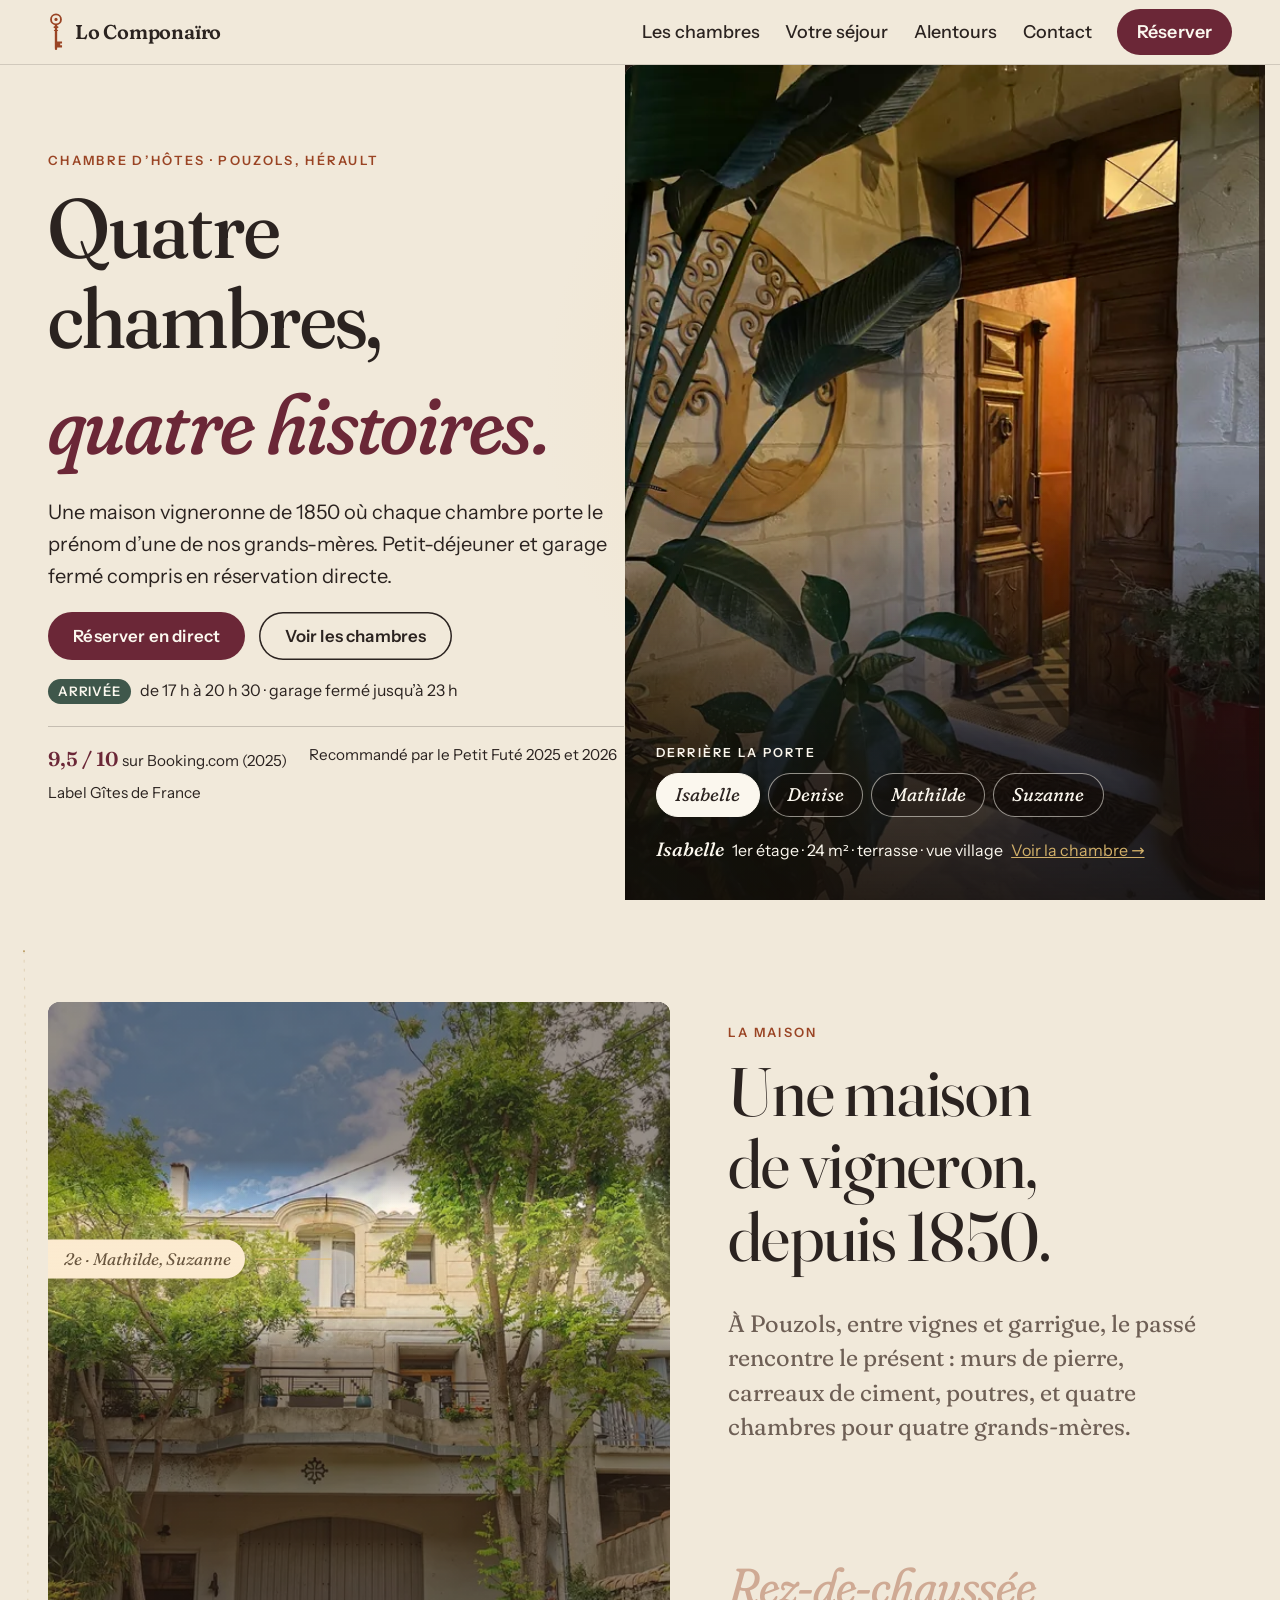
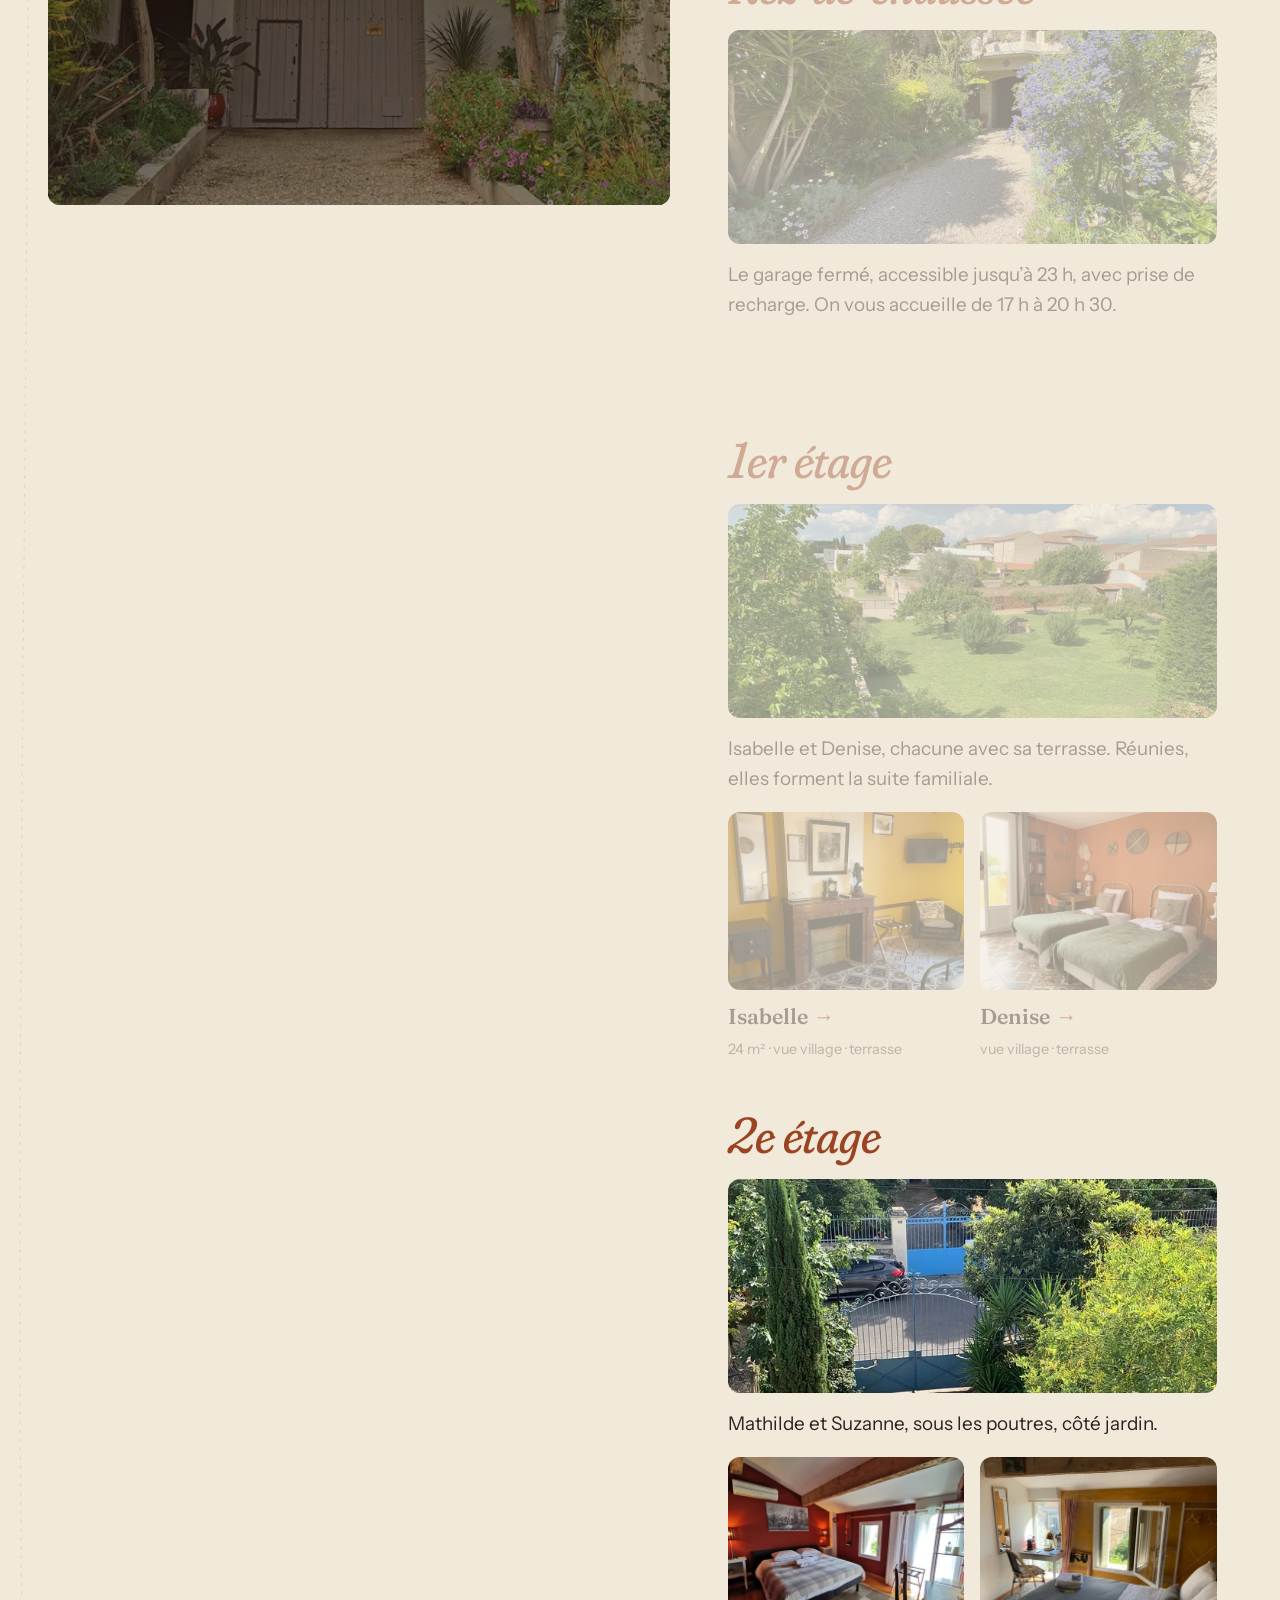
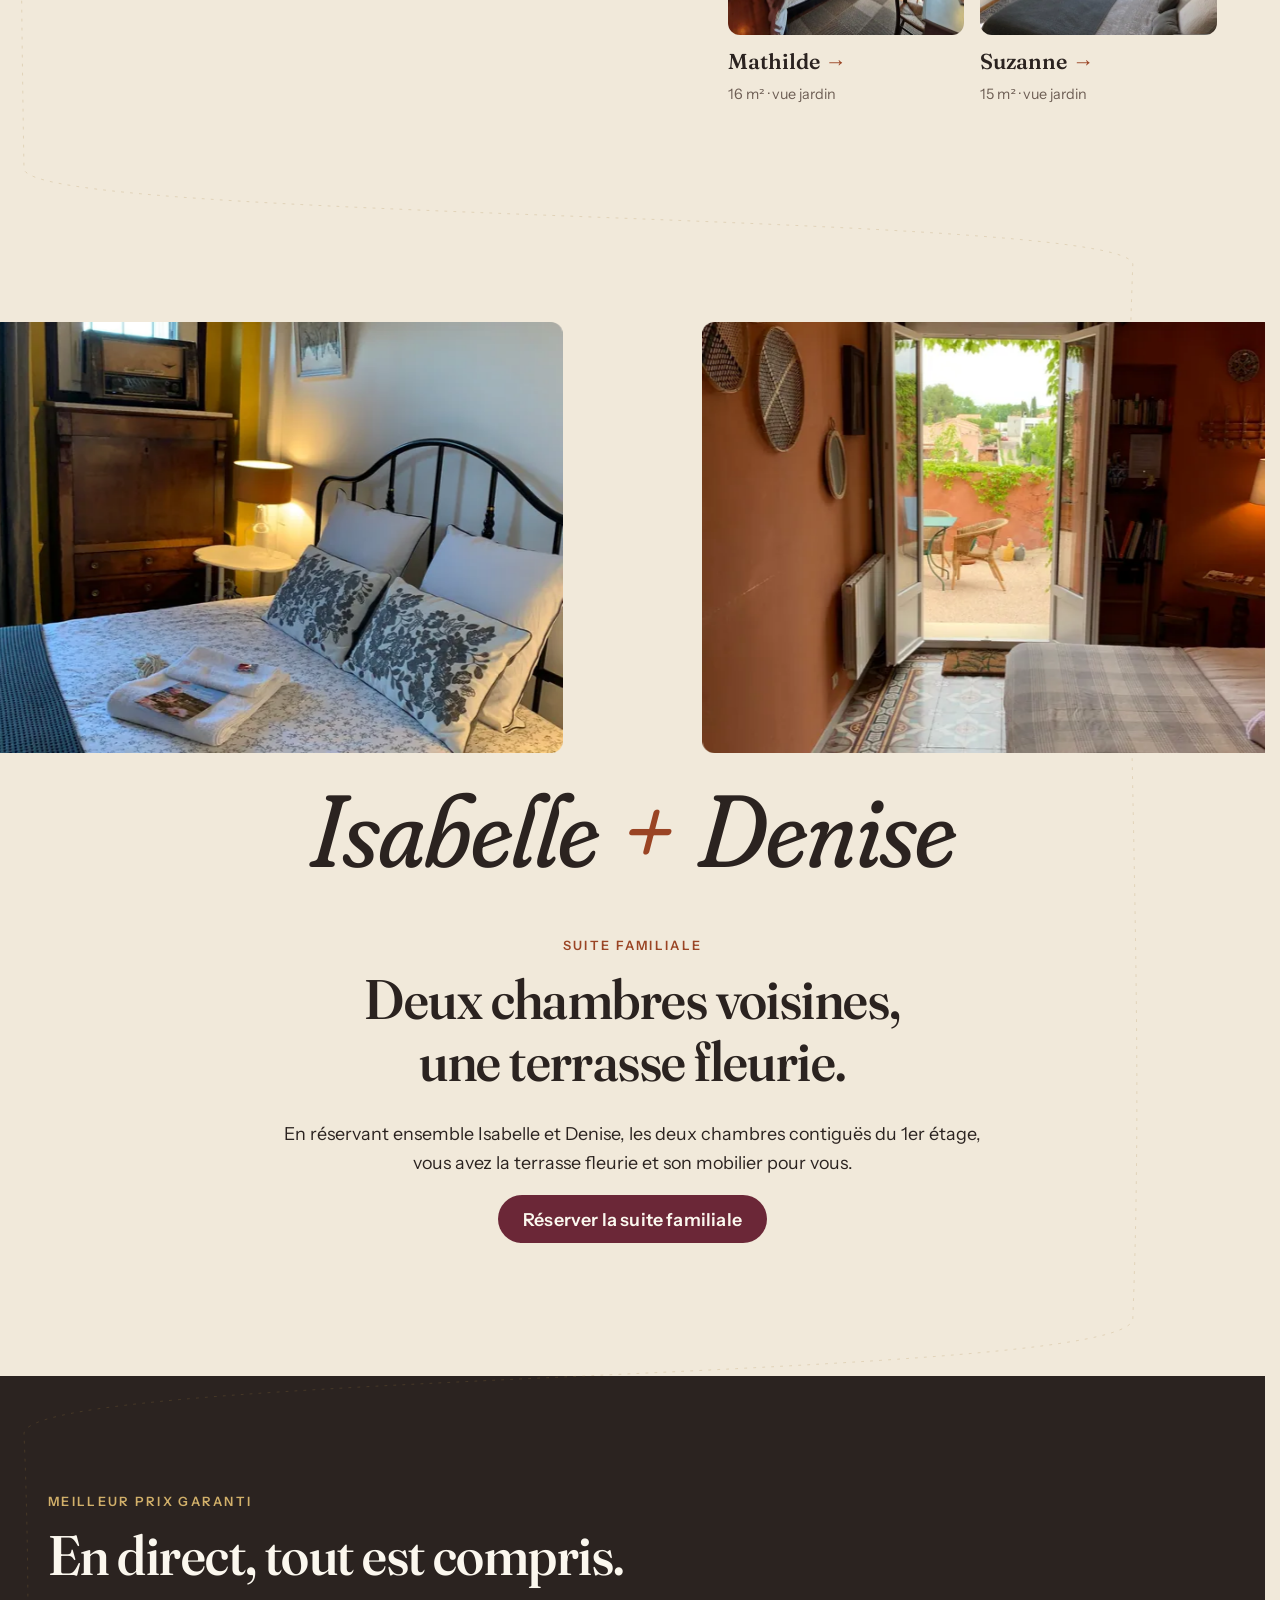
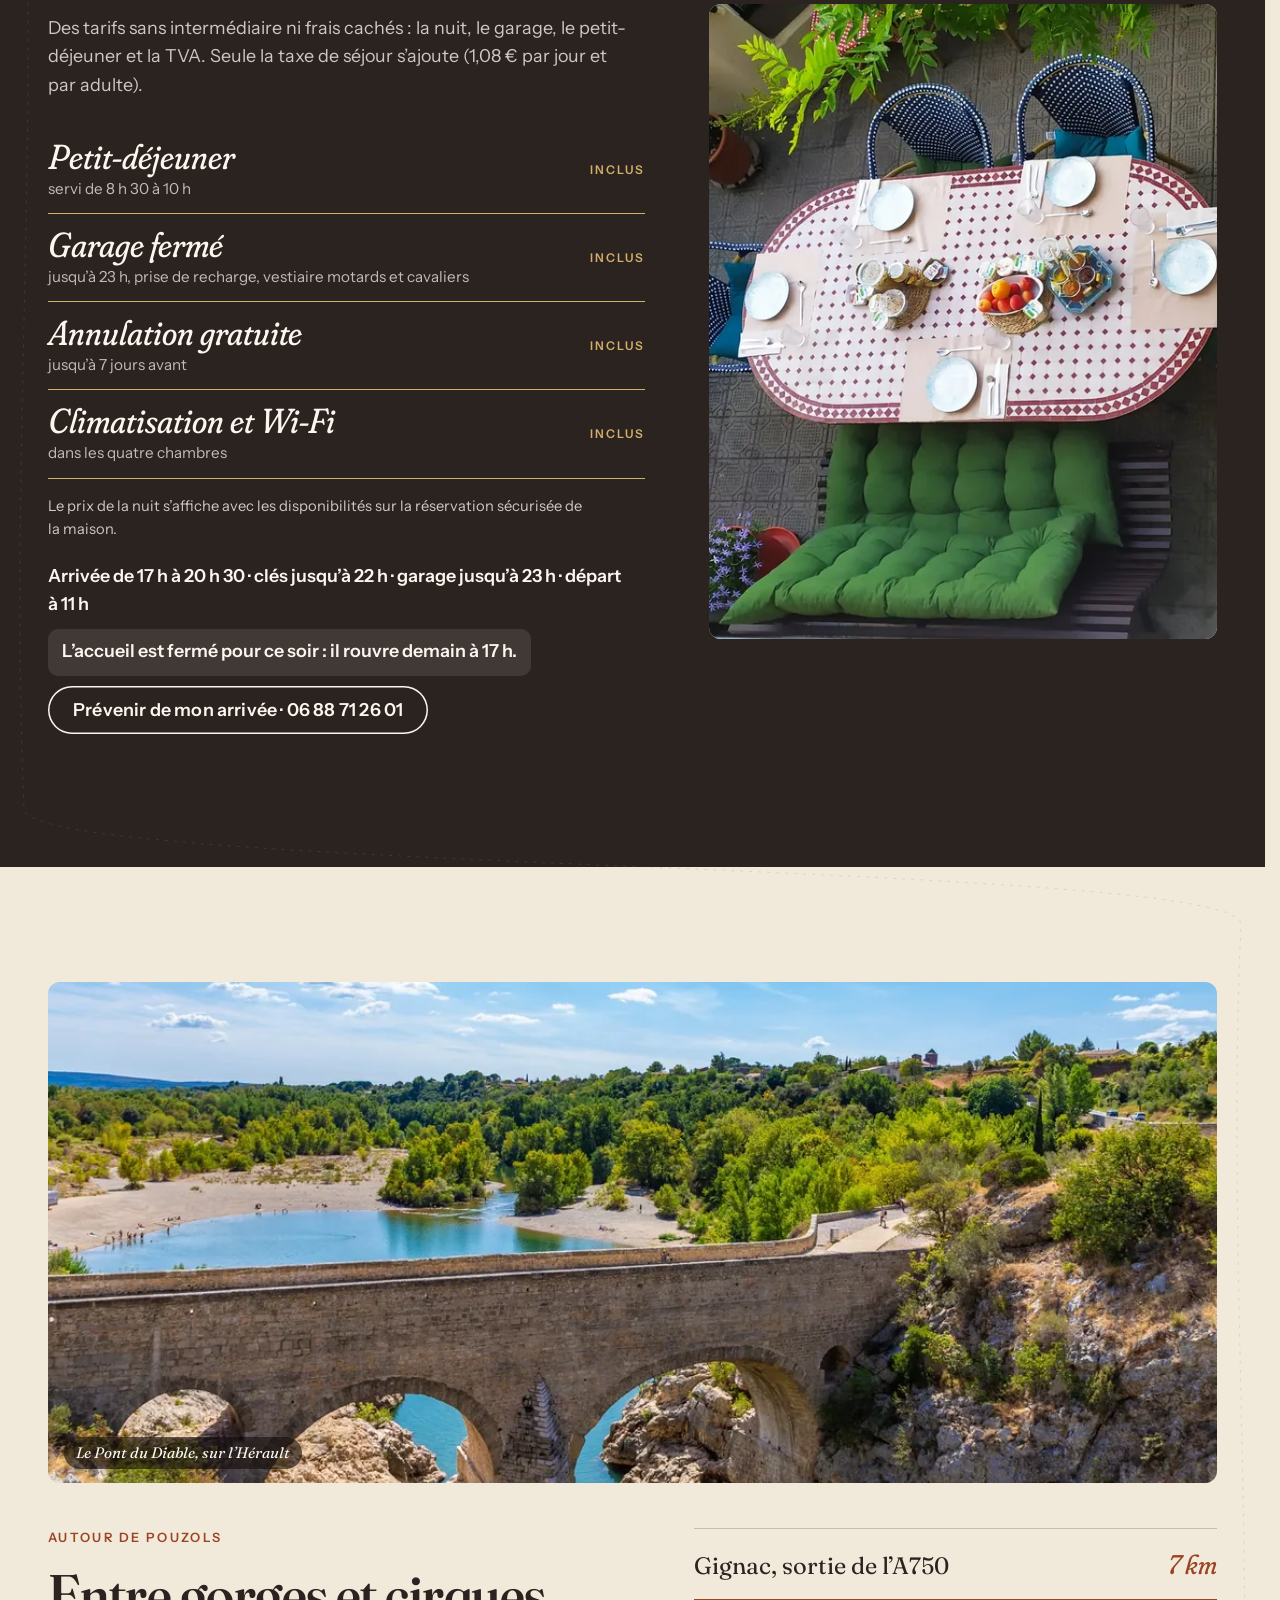
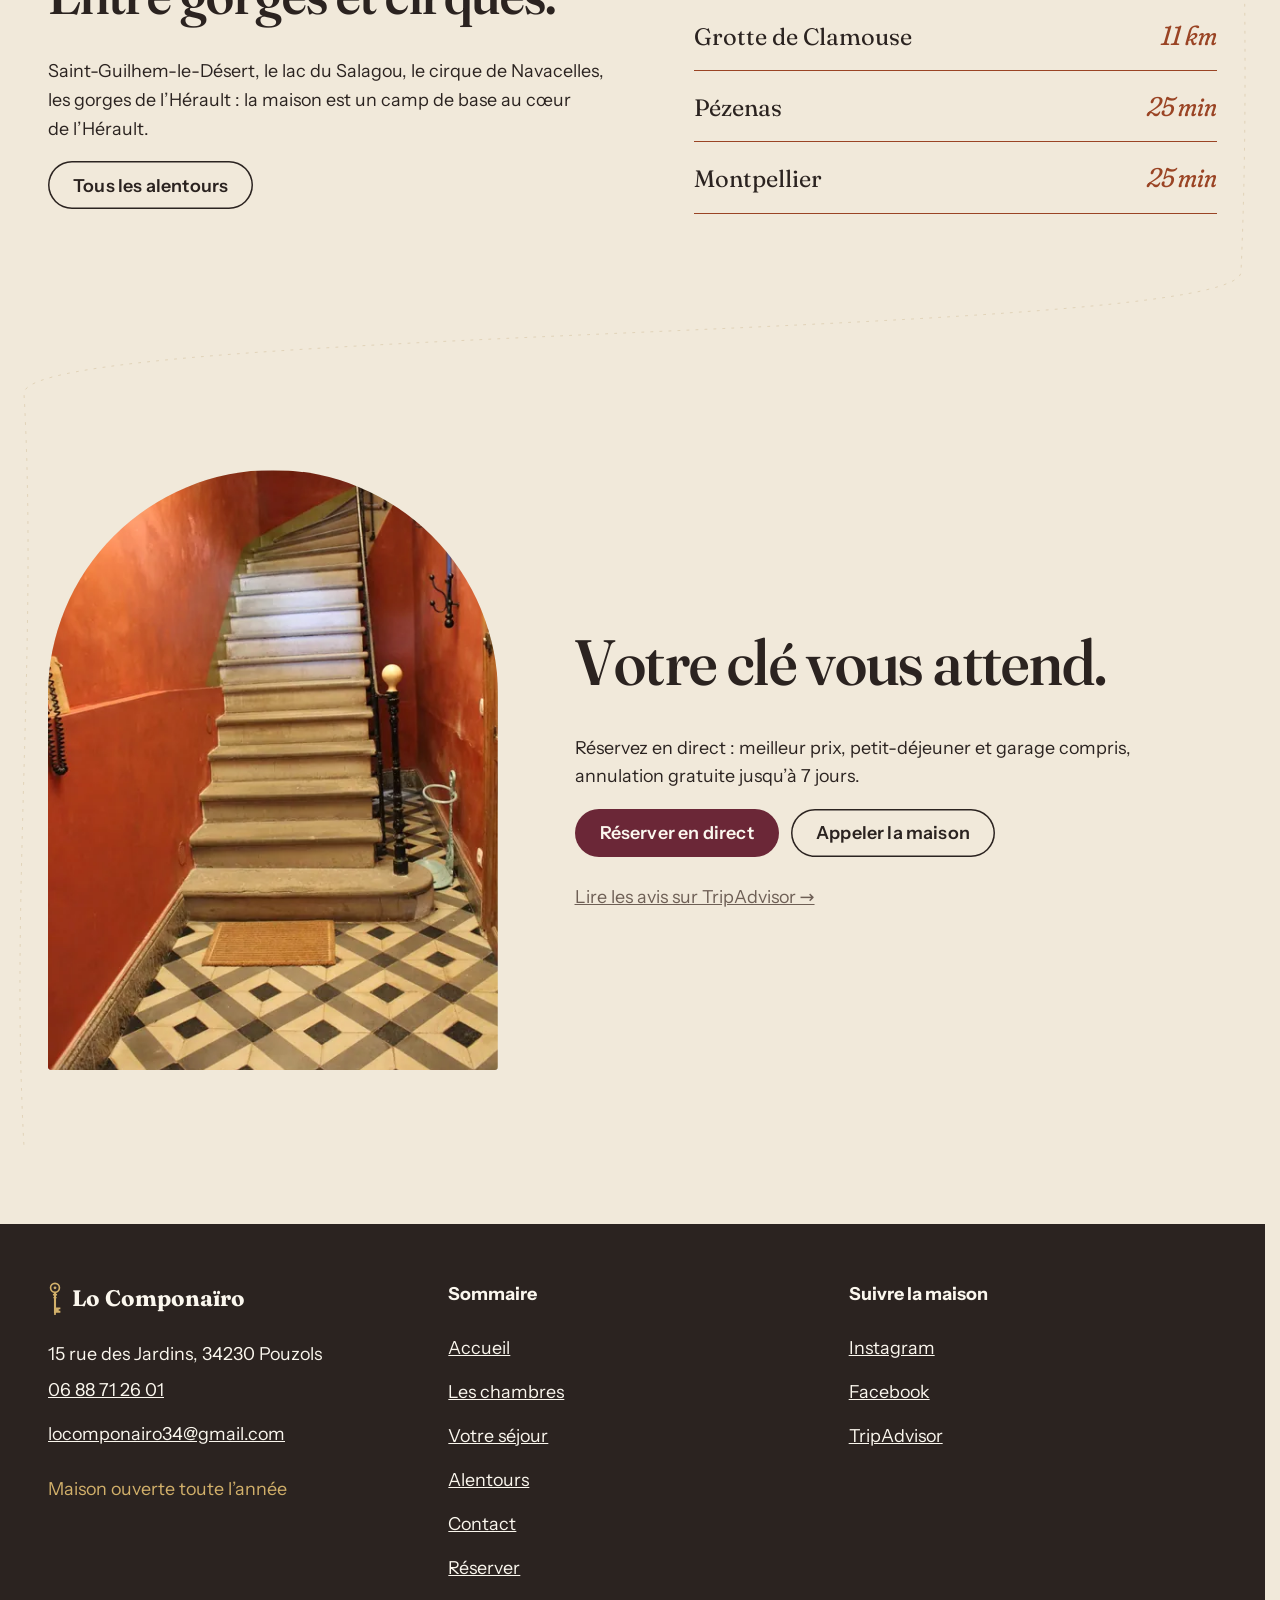
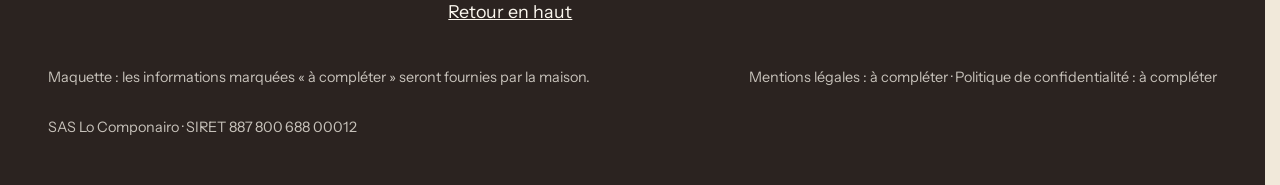
<file: index.html>
<!doctype html>
<html lang="fr" data-v="5">
<head>
<meta charset="utf-8">
<meta name="viewport" content="width=device-width, initial-scale=1, viewport-fit=cover">
<title>Lo Componaïro : chambre d’hôtes à Pouzols, maison vigneronne de 1850</title>
<meta name="description" content="Quatre chambres aux prénoms des grands-mères dans une maison vigneronne de 1850 à Pouzols (Hérault) : terrasses, garage fermé, petit-déjeuner compris en réservation directe.">
<meta name="robots" content="noindex, nofollow">
<link rel="canonical" href="https://locomponairo-maquette.vercel.app/">
<style>:root{--fond:#f1e9da;--texte:#2b2320;--voile-fond:#4a1c26;--ouverture-fond:#4a1c26;--menu-fond:#2b2320}:root { --entete-h: 72px; --barres-h: 0px; } html { background: var(--fond); color: var(--texte); scrollbar-gutter: stable; } body { margin: 0; background: var(--fond); } html.js:not(.calme):not(.secours):not([data-arrivee="retour"]) [data-anime] { opacity: 0; } html.js:not(.calme):not(.secours):not([data-arrivee="retour"]) [data-anime].vu { opacity: 1; } [data-voile] { position: fixed; inset: 0; z-index: 900; background: var(--voile-fond); transform: translateY(100%); visibility: hidden; pointer-events: none; } html[data-arrivee="voile"]:not(.voile-leve):not(.calme):not(.secours) [data-voile] { transform: none; visibility: visible; } html.calme [data-voile], html.secours [data-voile] { visibility: hidden !important; } .ouverture-panneau { position: fixed; inset: 0; z-index: 850; display: none; place-content: center; justify-items: center; background: var(--ouverture-fond, var(--voile-fond)); color: var(--fond); text-align: center; } html.js[data-arrivee="intro"]:not(.calme):not(.secours):not(.intro-finie) .ouverture-panneau { display: grid; } html.defilement-bloque, html.defilement-bloque body, html.js[data-arrivee="intro"]:not(.calme):not(.secours):not(.intro-finie), html.js[data-arrivee="intro"]:not(.calme):not(.secours):not(.intro-finie) body, html[data-arrivee="voile"]:not(.voile-leve):not(.calme):not(.secours), html[data-arrivee="voile"]:not(.voile-leve):not(.calme):not(.secours) body { overflow: hidden; } html.js[data-arrivee="intro"]:not(.calme):not(.secours):not(.intro-finie) { background-color: var(--ouverture-fond, var(--voile-fond)); } html[data-arrivee="voile"]:not(.voile-leve):not(.calme):not(.secours) { background-color: var(--voile-fond); }</style>
<script>(function () {
var d = document.documentElement, ss = null, ls = null;
try { ss = window.sessionStorage; ls = window.localStorage; } catch (e) {}
d.classList.add('js');
var calme = false;
try { ls && ls.removeItem('socle:calme'); } catch (e) {}
if (calme) d.classList.add('calme');
var nav = performance.getEntriesByType ? performance.getEntriesByType('navigation')[0] : null;
var type = nav ? nav.type : 'navigate';
var depart = null;
try { depart = JSON.parse(ss.getItem('socle:depart') || 'null'); ss.removeItem('socle:depart'); } catch (e) {}
if (depart && !(Date.now() - depart.t < 15000)) depart = null;
var retourSection = false;
try { retourSection = !!ss.getItem('socle:calme-retour'); } catch (e) {}
var mode = type === 'back_forward' || retourSection ? 'retour' : type === 'reload' ? 'intro' : depart ? 'voile' : 'intro';
d.setAttribute('data-arrivee', mode);
if (mode === 'voile' && depart.couleur) d.style.setProperty('--voile-fond', depart.couleur);
if (type === 'reload' && 'scrollRestoration' in history) {
if (!retourSection) history.scrollRestoration = 'manual';
}
try {
var choisie = ls && ls.getItem('socle:langue');
var langue = (d.lang || '').slice(0, 2);
if (choisie && choisie !== langue && type === 'navigate' && !depart) {
var alt = document.querySelector('link[rel="alternate"][hreflang="' + choisie + '"]');
if (alt) location.replace(new URL(alt.href).pathname + location.search + location.hash);
}
} catch (e) {}
setTimeout(function () { if (!d.classList.contains('demarre')) d.classList.add('secours'); }, 2000);
})();</script>
<link rel="preload" href="/assets/polices/fraunces.woff2" as="font" type="font/woff2" crossorigin>
<link rel="preload" href="/assets/polices/instrument-sans.woff2" as="font" type="font/woff2" crossorigin>
<link rel="stylesheet" href="/assets/css/socle.css?v=5">
<link rel="stylesheet" href="/assets/css/site.css?v=5">
<link rel="modulepreload" href="/assets/js/site.js?v=5">
<link rel="modulepreload" href="/assets/js/socle/index.js?v=5">
<script src="/assets/vendor/gsap.min.js" defer></script>
<script src="/assets/vendor/ScrollTrigger.min.js" defer></script>
<script src="/assets/vendor/SplitText.min.js" defer></script>
<script type="module" src="/assets/js/site.js?v=5"></script>
<meta name="theme-color" content="#f1e9da">
<link rel="icon" href="/assets/images/favicon.svg" type="image/svg+xml">
<link rel="apple-touch-icon" href="/assets/images/apple-touch-icon.png">
<meta property="og:type" content="website">
<meta property="og:site_name" content="Lo Componaïro">
<meta property="og:locale" content="fr_FR">
<meta property="og:title" content="Lo Componaïro : chambre d’hôtes à Pouzols, maison vigneronne de 1850">
<meta property="og:description" content="Quatre chambres aux prénoms des grands-mères dans une maison vigneronne de 1850 à Pouzols (Hérault) : terrasses, garage fermé, petit-déjeuner compris en réservation directe.">
<meta property="og:url" content="https://locomponairo-maquette.vercel.app/">
<meta property="og:image" content="https://locomponairo-maquette.vercel.app/assets/partage/accueil-fr.jpg">
<meta property="og:image:width" content="1200">
<meta property="og:image:height" content="630">
<meta property="og:image:alt" content="Façade de la maison vigneronne Lo Componaïro à Pouzols">
<meta name="twitter:card" content="summary_large_image">
<script type="application/ld+json">{"@context":"https://schema.org","@type":"BedAndBreakfast","name":"Lo Componaïro","url":"https://locomponairo-maquette.vercel.app/","telephone":"+33688712601","email":"locomponairo34@gmail.com","address":{"@type":"PostalAddress","streetAddress":"15 rue des Jardins","postalCode":"34230","addressLocality":"Pouzols","addressRegion":"Hérault","addressCountry":"FR"},"checkinTime":"17:00","checkoutTime":"11:00","numberOfRooms":4,"petsAllowed":false,"amenityFeature":[{"@type":"LocationFeatureSpecification","name":"Petit-déjeuner inclus","value":true},{"@type":"LocationFeatureSpecification","name":"Garage fermé","value":true},{"@type":"LocationFeatureSpecification","name":"Wi-Fi","value":true},{"@type":"LocationFeatureSpecification","name":"Climatisation","value":true}],"description":"Chambre d'hôtes dans une maison vigneronne de 1850 à Pouzols (Hérault) : quatre chambres, terrasses, garage fermé, petit-déjeuner inclus."}</script>
</head>
<body id="haut">
<svg class="defs-laiton" width="0" height="0" aria-hidden="true" focusable="false"><defs>
  <linearGradient id="laiton-tige" x1="0" y1="0" x2="1" y2="0"><stop offset="0" stop-color="#4f350f"/><stop offset=".2" stop-color="#9c7027"/><stop offset=".42" stop-color="#f6dd96"/><stop offset=".56" stop-color="#d4ad57"/><stop offset=".8" stop-color="#83601f"/><stop offset="1" stop-color="#46300d"/></linearGradient>
  <linearGradient id="laiton-plat" x1="0" y1="0" x2="1" y2="1"><stop offset="0" stop-color="#f7e2a2"/><stop offset=".32" stop-color="#c7963f"/><stop offset=".62" stop-color="#e6c473"/><stop offset="1" stop-color="#6a4914"/></linearGradient>
  <linearGradient id="laiton-anneau" x1="0" y1="0" x2="1" y2="1"><stop offset="0" stop-color="#fbe9ad"/><stop offset=".28" stop-color="#c7963f"/><stop offset=".52" stop-color="#6f4c15"/><stop offset=".78" stop-color="#d6ae5b"/><stop offset="1" stop-color="#f1d58a"/></linearGradient>
</defs></svg>
<div data-voile data-forme="serrure" aria-hidden="true"><div class="voile-contenu"><svg class="voile-icone" viewBox="-30 30 60 160" aria-hidden="true" focusable="false"><g class="cle">
  <circle class="cle-anneau" cx="0" cy="62" r="19" fill="none" stroke-width="7"/>
  <circle class="cle-anneau-reflet" cx="0" cy="62" r="19" fill="none" stroke-width="1.6"/>
  <path class="cle-metal cle-orne" d="M0 37 c4 0 6 3 6 6 c0 2-2 4-6 4 c-4 0-6-2-6-4 c0-3 2-6 6-6 z"/>
  <circle class="cle-metal" cx="0" cy="62" r="6"/>
  <rect class="cle-metal cle-tige" x="-4.5" y="80" width="9" height="92" rx="2"/>
  <rect class="cle-metal cle-bague" x="-9" y="88" width="18" height="7" rx="2.5"/>
  <rect class="cle-metal cle-bague" x="-8" y="102" width="16" height="4.5" rx="2"/>
  <path class="cle-metal cle-panneton" d="M3 146 h20 v8 h-7 v6 h7 v9 h-20 z"/>
  <circle class="cle-metal" cx="0" cy="174" r="4.5"/>
  <path class="cle-reflet" d="M-2.2 84 V168"/>
</g></svg><span data-voile-libelle>Accueil</span></div></div>
<div class="ouverture-panneau" data-ouverture aria-hidden="true">
  <svg class="ouverture-serrure" viewBox="-60 -60 120 160" aria-hidden="true"><path d="M-24.8 26 A 50 50 0 1 1 24.8 26 L 34 92 L -34 92 Z"/></svg>
  <div class="ouverture-objet" data-ouverture-objet><svg class="cle-intro cle-laiton" viewBox="-34 30 68 156" aria-hidden="true" focusable="false" data-audit-ignorer><g class="cle">
  <circle class="cle-anneau" cx="0" cy="62" r="19" fill="none" stroke-width="7"/>
  <circle class="cle-anneau-reflet" cx="0" cy="62" r="19" fill="none" stroke-width="1.6"/>
  <path class="cle-metal cle-orne" d="M0 37 c4 0 6 3 6 6 c0 2-2 4-6 4 c-4 0-6-2-6-4 c0-3 2-6 6-6 z"/>
  <circle class="cle-metal" cx="0" cy="62" r="6"/>
  <rect class="cle-metal cle-tige" x="-4.5" y="80" width="9" height="92" rx="2"/>
  <rect class="cle-metal cle-bague" x="-9" y="88" width="18" height="7" rx="2.5"/>
  <rect class="cle-metal cle-bague" x="-8" y="102" width="16" height="4.5" rx="2"/>
  <path class="cle-metal cle-panneton" d="M3 146 h20 v8 h-7 v6 h7 v9 h-20 z"/>
  <circle class="cle-metal" cx="0" cy="174" r="4.5"/>
  <path class="cle-reflet" d="M-2.2 84 V168"/>
</g></svg></div>
  <p class="ouverture-nom">Lo Componaïro</p>
  <span class="ouverture-trait"></span>
  <p class="ouverture-ligne">Maison vigneronne · 1850</p>
</div>
<a class="evitement" href="#contenu">Aller au contenu</a>
<header data-entete>
  <div class="entete-rangee">
    <a class="entete-logo" href="/" data-libelle="Accueil" aria-current="page">
      <svg class="entete-icone" viewBox="-30 30 60 160" aria-hidden="true" focusable="false"><g class="cle">
  <circle class="cle-anneau" cx="0" cy="62" r="19" fill="none" stroke-width="7"/>
  <circle class="cle-anneau-reflet" cx="0" cy="62" r="19" fill="none" stroke-width="1.6"/>
  <path class="cle-metal cle-orne" d="M0 37 c4 0 6 3 6 6 c0 2-2 4-6 4 c-4 0-6-2-6-4 c0-3 2-6 6-6 z"/>
  <circle class="cle-metal" cx="0" cy="62" r="6"/>
  <rect class="cle-metal cle-tige" x="-4.5" y="80" width="9" height="92" rx="2"/>
  <rect class="cle-metal cle-bague" x="-9" y="88" width="18" height="7" rx="2.5"/>
  <rect class="cle-metal cle-bague" x="-8" y="102" width="16" height="4.5" rx="2"/>
  <path class="cle-metal cle-panneton" d="M3 146 h20 v8 h-7 v6 h7 v9 h-20 z"/>
  <circle class="cle-metal" cx="0" cy="174" r="4.5"/>
  <path class="cle-reflet" d="M-2.2 84 V168"/>
</g></svg><span>Lo Componaïro</span>
    </a>
    <nav data-nav aria-label="Navigation principale">
      <ul><li><a href="/chambres" data-libelle="Les chambres">Les chambres</a></li><li><a href="/votre-sejour" data-libelle="Votre séjour">Votre séjour</a></li><li><a href="/alentours" data-libelle="Alentours">Alentours</a></li><li><a href="/contact" data-libelle="Contact">Contact</a></li></ul>
    </nav>
    <div class="entete-actions">
      <a class="bouton bouton--action entete-action" href="/reserver" data-libelle="Réserver">Réserver</a>
      <button type="button" data-menu-bouton aria-controls="menu" aria-expanded="false" data-libelle-ouvrir="Menu" data-libelle-fermer="Fermer"><span data-libelle-bouton>Menu</span></button>
      <a class="menu-sansjs" href="#menu" data-menu-lien>Menu</a>
    </div>
  </div>
</header>
<script>/* Avant le premier affichage : rangées de la navigation (même règle que ajusterNav dans assets/js/socle/entete.js)
   et hauteur réelle de l'en-tête, pour que rien ne saute quand le JavaScript du site prend la main. */
(function () {
  var h = document.documentElement, u = document.querySelector('[data-nav] ul'), e = document.querySelector('[data-entete]');
  if (u) {
    var deborde = function () { return u.scrollWidth > u.clientWidth + 1; }, c = deborde();
    if (c && window.matchMedia('(min-width: 900px)').matches) {
      h.classList.add('nav-deux-rangees'); c = deborde();
      if (c) { h.classList.add('nav-deux-lignes'); var a = u.querySelector('a'); c = !a || u.getBoundingClientRect().height > a.getBoundingClientRect().height * 2.5; }
      if (c) h.classList.remove('nav-deux-rangees', 'nav-deux-lignes');
    }
    if (c) h.classList.add('nav-compacte');
  }
  if (e) h.style.setProperty('--entete-h', Math.round(e.getBoundingClientRect().height) + 'px');
})();</script>
<span id="menu-ferme" aria-hidden="true"></span>
<div id="menu" data-menu role="dialog" aria-modal="true" aria-label="Menu">
  <p class="menu-sansjs-fermer"><a href="#menu-ferme">Fermer</a></p>
  <ul><li style="--i:0"><a href="/" class="menu-lien" data-libelle="Accueil" aria-current="page">Accueil</a></li><li style="--i:1"><a href="/chambres" class="menu-lien" data-libelle="Les chambres">Les chambres</a></li><li style="--i:2"><a href="/votre-sejour" class="menu-lien" data-libelle="Votre séjour">Votre séjour</a></li><li style="--i:3"><a href="/alentours" class="menu-lien" data-libelle="Alentours">Alentours</a></li><li style="--i:4"><a href="/contact" class="menu-lien" data-libelle="Contact">Contact</a></li><li style="--i:5"><a href="/reserver" class="menu-lien" data-libelle="Réserver">Réserver</a></li></ul>
  <p><a class="bouton" href="tel:+33688712601">Appeler 06 88 71 26 01</a></p>
</div>
<main id="contenu" tabindex="-1" data-grille="fil" data-sarment>
<section class="hero entree" id="debut">
  <div class="entree-grille conteneur">
    <div class="hero-texte entree-texte">
      <p class="surtitre hero-sur masque-ecran-tres-bas" data-anime="gsap">Chambre d’hôtes · Pouzols, Hérault</p>
      <h1 class="hero-titre"><span class="ligne-masque"><span class="hero-ligne" data-anime="gsap">Quatre chambres,</span></span> <span class="ligne-masque"><span class="hero-ligne hero-ligne--b" data-anime="gsap">quatre histoires.</span></span></h1>
      <p class="hero-intro masque-ecran-bas" data-anime="gsap">Une maison vigneronne de 1850 où chaque chambre porte le prénom d’une de nos grands-mères. Petit-déjeuner et garage fermé compris en réservation directe.</p>
      <div class="hero-actions" data-anime="gsap">
        <a href="/reserver" class="bouton bouton--action" data-libelle="Réserver" data-action-principale data-survol="magnetique">Réserver en direct</a>
        <a href="/chambres" class="bouton bouton--contour" data-libelle="Les chambres">Voir les chambres</a>
      </div>
      <p class="hero-info" data-info-cle data-anime="gsap"><span>Arrivée</span> de 17 h à 20 h 30 · garage fermé jusqu’à 23 h</p>
      <ul class="hero-preuves masque-ecran-bas" data-anime="gsap" aria-label="Distinctions de la maison">
        <li><strong>9,5 / 10</strong> sur Booking.com (2025)</li><li>Recommandé par le Petit Futé 2025 et 2026</li><li>Label Gîtes de France</li>
      </ul>
    </div>
  </div>
  <div class="entree-porte" data-porte-entree data-effet="porte-entree" data-grille="manipuler" data-visuel>
    <div class="entree-scene" role="group" aria-label="La porte de la maison : choisissez une chambre pour l’ouvrir, ou faites glisser la porte">
      <div class="entree-chambres">
        <div class="entree-chambre est-visible" data-entree-chambre="isabelle"><figure class="media entree-photo" style="--cadrage:50% 55%">
  <picture>
    <img src="/assets/images/porte-isabelle-1200.webp" srcset="/assets/images/porte-isabelle-640.webp 640w, /assets/images/porte-isabelle-960.webp 960w, /assets/images/porte-isabelle-1200.webp 1200w" sizes="(max-width: 760px) 100vw, 50vw" alt="" width="1200" height="1500" loading="lazy" decoding="async">
  </picture>
</figure></div><div class="entree-chambre" data-entree-chambre="denise"><figure class="media entree-photo" style="--cadrage:50% 55%">
  <picture>
    <img src="/assets/images/porte-denise-1200.webp" srcset="/assets/images/porte-denise-640.webp 640w, /assets/images/porte-denise-960.webp 960w, /assets/images/porte-denise-1200.webp 1200w" sizes="(max-width: 760px) 100vw, 50vw" alt="" width="1200" height="1500" loading="lazy" decoding="async">
  </picture>
</figure></div><div class="entree-chambre" data-entree-chambre="mathilde"><figure class="media entree-photo" style="--cadrage:50% 55%">
  <picture>
    <img src="/assets/images/porte-mathilde-1200.webp" srcset="/assets/images/porte-mathilde-640.webp 640w, /assets/images/porte-mathilde-960.webp 960w, /assets/images/porte-mathilde-1200.webp 1200w" sizes="(max-width: 760px) 100vw, 50vw" alt="" width="1200" height="1500" loading="lazy" decoding="async">
  </picture>
</figure></div><div class="entree-chambre" data-entree-chambre="suzanne"><figure class="media entree-photo" style="--cadrage:50% 55%">
  <picture>
    <img src="/assets/images/porte-suzanne-1200.webp" srcset="/assets/images/porte-suzanne-640.webp 640w, /assets/images/porte-suzanne-960.webp 960w, /assets/images/porte-suzanne-1200.webp 1200w" sizes="(max-width: 760px) 100vw, 50vw" alt="" width="1200" height="1500" loading="lazy" decoding="async">
  </picture>
</figure></div>
      </div>
      <span class="entree-lumiere" aria-hidden="true"></span>
      <span class="entree-portee" aria-hidden="true"></span>
      <div class="entree-battant" data-entree-battant data-iris-centre>
        <div class="entree-souffle">
          <figure class="media entree-photo" style="--cadrage:62% 42%">
  <picture>
    <img src="/assets/images/porte-soir-1280.webp" srcset="/assets/images/porte-soir-640.webp 640w, /assets/images/porte-soir-960.webp 960w, /assets/images/porte-soir-1280.webp 1280w" sizes="(max-width: 760px) 100vw, 50vw" alt="Porte d’entrée de la maison, bois ciré et lumière chaude derrière les vitres" width="1280" height="1600" fetchpriority="high" loading="eager" decoding="async">
  </picture>
</figure>
          <span class="entree-ombre" aria-hidden="true"></span>
        </div>
      </div>
    </div>
    <div class="entree-choix">
      <p class="entree-question">Derrière la porte</p>
      <div class="entree-boutons" role="group" aria-label="Derrière la porte">
        <button type="button" data-entree-choix="isabelle" data-nom="Isabelle" data-detail="1er étage · 24 m² · terrasse · vue village" data-lien="/chambres#isabelle" aria-pressed="true">Isabelle</button><button type="button" data-entree-choix="denise" data-nom="Denise" data-detail="1er étage · terrasse · vue village" data-lien="/chambres#denise" aria-pressed="false">Denise</button><button type="button" data-entree-choix="mathilde" data-nom="Mathilde" data-detail="2e étage · 16 m² · vue jardin" data-lien="/chambres#mathilde" aria-pressed="false">Mathilde</button><button type="button" data-entree-choix="suzanne" data-nom="Suzanne" data-detail="2e étage · 15 m² · vue jardin" data-lien="/chambres#suzanne" aria-pressed="false">Suzanne</button>
      </div>
      <p class="entree-legende" aria-live="polite"><strong data-entree-nom>Isabelle</strong> <span data-entree-detail>1er étage · 24 m² · terrasse · vue village</span> <a href="/chambres#isabelle" data-entree-lien data-libelle="Les chambres">Voir la chambre →</a></p>
    </div>
  </div>
</section>
<section class="facade" id="maison" data-grille="scene" data-effet="facade-etages" data-scene data-fil="gauche">
  <div class="facade-grille conteneur">
    <div class="facade-visuel" data-facade-visuel data-visuel>
      <figure class="media facade-photo" style="--cadrage:50% 50%">
  <picture>
    <img src="/assets/images/facade-etages-1280.webp" srcset="/assets/images/facade-etages-640.webp 640w, /assets/images/facade-etages-960.webp 960w, /assets/images/facade-etages-1280.webp 1280w, /assets/images/facade-etages-1600.webp 1600w" sizes="(max-width: 760px) 100vw, 55vw" alt="Façade de la maison vigneronne : garage au rez-de-chaussée, balcon du 1er étage, fenêtres du 2e" width="1280" height="960" loading="lazy" decoding="async">
  </picture>
</figure>
      <span class="facade-lueur" data-facade-lueur aria-hidden="true"></span><span class="facade-nuit facade-nuit--haut" data-nuit-haut aria-hidden="true"></span><span class="facade-nuit facade-nuit--bas" data-nuit-bas aria-hidden="true"></span>
      <p class="facade-repere" data-facade-repere="rdc" style="--y:74.5%" aria-hidden="true"><span>Rez-de-chaussée · garage</span></p><p class="facade-repere" data-facade-repere="e1" style="--y:48.0%" aria-hidden="true"><span>1er · Isabelle, Denise</span></p><p class="facade-repere" data-facade-repere="e2" style="--y:32.0%" aria-hidden="true"><span>2e · Mathilde, Suzanne</span></p>
    </div>
    <div class="facade-texte">
      <div class="facade-intro" data-facade-etape="tout">
        <p class="surtitre" data-anime>La maison</p>
        <h2 class="titre-axes" data-grille="typo" data-effet="axes" data-axes>Une maison de vigneron, depuis 1850.</h2>
        <p class="manifeste" data-manifeste data-effet="manifeste">À Pouzols, entre vignes et garrigue, le passé rencontre le présent : murs de pierre, carreaux de ciment, poutres, et quatre chambres pour quatre grands-mères.</p>
      </div>
      <div class="facade-etage" data-facade-etape="rdc" data-haut="0.56" data-bas="0.93">
        <p class="facade-niveau">Rez-de-chaussée</p>
        <figure class="media facade-vue" style="--cadrage:50% 50%">
  <picture>
    <img src="/assets/images/vue-rdc-1280.webp" srcset="/assets/images/vue-rdc-640.webp 640w, /assets/images/vue-rdc-960.webp 960w, /assets/images/vue-rdc-1280.webp 1280w" sizes="(max-width: 760px) 92vw, 36vw" alt="L’allée de gravier et les céanothes bleus jusqu’à la maison" width="1280" height="560" loading="lazy" decoding="async">
  </picture>
</figure>
        <p class="facade-phrase">Le garage fermé, accessible jusqu’à 23 h, avec prise de recharge. On vous accueille de 17 h à 20 h 30.</p>
      </div><div class="facade-etage" data-facade-etape="e1" data-haut="0.395" data-bas="0.565">
        <p class="facade-niveau">1er étage</p>
        <figure class="media facade-vue" style="--cadrage:50% 50%">
  <picture>
    <img src="/assets/images/vue-1er-1280.webp" srcset="/assets/images/vue-1er-640.webp 640w, /assets/images/vue-1er-960.webp 960w, /assets/images/vue-1er-1280.webp 1280w" sizes="(max-width: 760px) 92vw, 36vw" alt="Depuis la terrasse du 1er étage : le jardin, les arbres et les toits du village" width="1280" height="560" loading="lazy" decoding="async">
  </picture>
</figure>
        <p class="facade-phrase">Isabelle et Denise, chacune avec sa terrasse. Réunies, elles forment la suite familiale.</p>
        <ul class="facade-chambres"><li>
          <a href="/chambres#isabelle" data-libelle="Les chambres" class="facade-chambre">
            <figure class="media facade-chambre-photo" style="--cadrage:50% 50%">
  <picture>
    <img src="/assets/images/isabelle-4-960.webp" srcset="/assets/images/isabelle-4-480.webp 480w, /assets/images/isabelle-4-640.webp 640w, /assets/images/isabelle-4-960.webp 960w" sizes="(max-width: 760px) 44vw, 16vw" alt="" width="960" height="720" loading="lazy" decoding="async">
  </picture>
</figure>
            <span class="facade-chambre-nom">Isabelle</span>
            <span class="facade-chambre-infos">24 m² · vue village · terrasse</span>
          </a></li><li>
          <a href="/chambres#denise" data-libelle="Les chambres" class="facade-chambre">
            <figure class="media facade-chambre-photo" style="--cadrage:50% 50%">
  <picture>
    <img src="/assets/images/denise-2-960.webp" srcset="/assets/images/denise-2-480.webp 480w, /assets/images/denise-2-640.webp 640w, /assets/images/denise-2-960.webp 960w" sizes="(max-width: 760px) 44vw, 16vw" alt="" width="960" height="720" loading="lazy" decoding="async">
  </picture>
</figure>
            <span class="facade-chambre-nom">Denise</span>
            <span class="facade-chambre-infos">vue village · terrasse</span>
          </a></li></ul>
      </div><div class="facade-etage" data-facade-etape="e2" data-haut="0.235" data-bas="0.405">
        <p class="facade-niveau">2e étage</p>
        <figure class="media facade-vue" style="--cadrage:50% 50%">
  <picture>
    <img src="/assets/images/vue-2e-1280.webp" srcset="/assets/images/vue-2e-640.webp 640w, /assets/images/vue-2e-960.webp 960w, /assets/images/vue-2e-1280.webp 1280w" sizes="(max-width: 760px) 92vw, 36vw" alt="Depuis le 2e étage : le jardin vu d’en haut, les cyprès et le portail" width="1280" height="560" loading="lazy" decoding="async">
  </picture>
</figure>
        <p class="facade-phrase">Mathilde et Suzanne, sous les poutres, côté jardin.</p>
        <ul class="facade-chambres"><li>
          <a href="/chambres#mathilde" data-libelle="Les chambres" class="facade-chambre">
            <figure class="media facade-chambre-photo" style="--cadrage:50% 50%">
  <picture>
    <img src="/assets/images/mathilde-1-960.webp" srcset="/assets/images/mathilde-1-480.webp 480w, /assets/images/mathilde-1-640.webp 640w, /assets/images/mathilde-1-960.webp 960w" sizes="(max-width: 760px) 44vw, 16vw" alt="" width="960" height="720" loading="lazy" decoding="async">
  </picture>
</figure>
            <span class="facade-chambre-nom">Mathilde</span>
            <span class="facade-chambre-infos">16 m² · vue jardin</span>
          </a></li><li>
          <a href="/chambres#suzanne" data-libelle="Les chambres" class="facade-chambre">
            <figure class="media facade-chambre-photo" style="--cadrage:50% 50%">
  <picture>
    <img src="/assets/images/suzanne-1-960.webp" srcset="/assets/images/suzanne-1-480.webp 480w, /assets/images/suzanne-1-640.webp 640w, /assets/images/suzanne-1-960.webp 960w" sizes="(max-width: 760px) 44vw, 16vw" alt="" width="960" height="720" loading="lazy" decoding="async">
  </picture>
</figure>
            <span class="facade-chambre-nom">Suzanne</span>
            <span class="facade-chambre-infos">15 m² · vue jardin</span>
          </a></li></ul>
      </div>
    </div>
  </div>
</section>
<section class="duo" id="suite" data-fil="droite">
  <div class="duo-photos" data-duo data-effet="duo" data-visuel>
    <figure class="media duo-photo duo-photo--g" data-duo-g style="--cadrage:50% 55%">
  <picture>
    <img src="/assets/images/isabelle-2-960.webp" srcset="/assets/images/isabelle-2-480.webp 480w, /assets/images/isabelle-2-640.webp 640w, /assets/images/isabelle-2-960.webp 960w" sizes="(max-width: 760px) 50vw, 40vw" alt="Chambre Isabelle : lit en fer forgé et murs jaunes" width="960" height="720" loading="lazy" decoding="async">
  </picture>
</figure>
    <figure class="media duo-photo duo-photo--d" data-duo-d style="--cadrage:50% 50%">
  <picture>
    <img src="/assets/images/denise-3-960.webp" srcset="/assets/images/denise-3-480.webp 480w, /assets/images/denise-3-640.webp 640w, /assets/images/denise-3-960.webp 960w" sizes="(max-width: 760px) 50vw, 40vw" alt="Chambre Denise : porte-fenêtre ouverte sur la terrasse" width="960" height="1280" loading="lazy" decoding="async">
  </picture>
</figure>
  </div>
  <p class="duo-mots" aria-hidden="true" data-grille="typo" data-audit-ignorer><span data-duo-mot="g">Isabelle</span><span class="duo-plus" data-duo-plus>+</span><span data-duo-mot="d">Denise</span></p>
  <div class="duo-texte conteneur">
    <p class="surtitre" data-anime>Suite familiale</p>
    <h2 data-anime="lignes">Deux chambres voisines, une terrasse fleurie.</h2>
    <p data-anime>En réservant ensemble Isabelle et Denise, les deux chambres contiguës du 1er étage, vous avez la terrasse fleurie et son mobilier pour vous.</p>
    <p data-anime><a href="/reserver?chambre=suite" class="bouton bouton--action" data-libelle="Réserver">Réserver la suite familiale</a></p>
  </div>
</section>
<section class="direct" id="inclus" data-fil="gauche">
  <div class="conteneur direct-grille">
    <div class="direct-texte">
      <p class="surtitre" data-anime>Meilleur prix garanti</p>
      <h2 data-anime="lignes">En direct, tout est compris.</h2>
      <p class="direct-chapo" data-anime>Des tarifs sans intermédiaire ni frais cachés : la nuit, le garage, le petit-déjeuner et la TVA. Seule la taxe de séjour s’ajoute (1,08 € par jour et par adulte).</p>
      <ol class="direct-liste" data-direct data-effet="compris">
        <li><span class="direct-mot">Petit-déjeuner</span><span class="direct-detail">servi de 8 h 30 à 10 h</span><span class="direct-inclus">Inclus</span></li><li><span class="direct-mot">Garage fermé</span><span class="direct-detail">jusqu’à 23 h, prise de recharge, vestiaire motards et cavaliers</span><span class="direct-inclus">Inclus</span></li><li><span class="direct-mot">Annulation gratuite</span><span class="direct-detail">jusqu’à 7 jours avant</span><span class="direct-inclus">Inclus</span></li><li><span class="direct-mot">Climatisation et Wi-Fi</span><span class="direct-detail">dans les quatre chambres</span><span class="direct-inclus">Inclus</span></li>
      </ol>
      <p class="direct-prix">Le prix de la nuit s’affiche avec les disponibilités sur la réservation sécurisée de la maison.</p>
      <div class="direct-arrivee">
        <p class="direct-horaires">Arrivée de 17 h à 20 h 30 · clés jusqu’à 22 h · garage jusqu’à 23 h · départ à 11 h</p>
        <p class="soir-statut" data-statut-arrivee data-ouvert="L’accueil est ouvert : vous pouvez arriver jusqu’à 20 h 30." data-avant="L’accueil ouvre à 17 h aujourd’hui." data-apres="L’accueil est fermé pour ce soir : il rouvre demain à 17 h." aria-live="polite"><span data-heure-pouzols></span></p>
        <p><a class="bouton bouton--contour" href="tel:+33688712601">Prévenir de mon arrivée · 06 88 71 26 01</a></p>
      </div>
    </div>
    <div class="direct-visuel">
      <figure class="media direct-photo" data-fx="parallaxe" data-fx-force="8" style="--cadrage:50% 50%">
  <picture>
    <img src="/assets/images/petit-dejeuner-table-784.webp" srcset="/assets/images/petit-dejeuner-table-480.webp 480w, /assets/images/petit-dejeuner-table-640.webp 640w, /assets/images/petit-dejeuner-table-784.webp 784w" sizes="(max-width: 760px) 92vw, 40vw" alt="Table du petit-déjeuner vue d’en haut, nappe fleurie et coussins verts" width="784" height="980" loading="lazy" decoding="async">
  </picture>
</figure>
    </div>
  </div>
</section>
<section class="horizons" id="alentours" data-fil="droite">
  <div class="conteneur">
    <figure class="media horizons-photo" data-fx="parallaxe" data-fx-force="8" style="--cadrage:50% 62%">
  <picture>
    <img src="/assets/images/site-pont-diable-1280.webp" srcset="/assets/images/site-pont-diable-640.webp 640w, /assets/images/site-pont-diable-960.webp 960w, /assets/images/site-pont-diable-1280.webp 1280w" sizes="(max-width: 760px) 100vw, 1280px" alt="Le Pont du Diable au-dessus des eaux vertes de l’Hérault" width="1280" height="853" loading="lazy" decoding="async">
  </picture><figcaption class="media-legende">Le Pont du Diable, sur l’Hérault</figcaption>
</figure>
    <div class="horizons-grille">
      <div class="horizons-tete">
        <p class="surtitre" data-anime>Autour de Pouzols</p>
        <h2 data-anime="lettres">Entre gorges et cirques.</h2>
        <p data-anime>Saint-Guilhem-le-Désert, le lac du Salagou, le cirque de Navacelles, les gorges de l’Hérault : la maison est un camp de base au cœur de l’Hérault.</p>
        <p data-anime><a href="/alentours" class="bouton bouton--contour" data-libelle="Alentours">Tous les alentours</a></p>
      </div>
      <ol class="horizons-trajets" data-direct data-effet="trajets">
        <li><span class="trajet-lieu">Gignac, sortie de l’A750</span><span class="trajet-temps">7 km</span></li><li><span class="trajet-lieu">Grotte de Clamouse</span><span class="trajet-temps">11 km</span></li><li><span class="trajet-lieu">Pézenas</span><span class="trajet-temps">25 min</span></li><li><span class="trajet-lieu">Montpellier</span><span class="trajet-temps">25 min</span></li>
      </ol>
    </div>
  </div>
</section>
<section class="fin" id="fin" data-fil="gauche">
  <div class="conteneur fin-grille">
    <figure class="media fin-photo" data-anime="rideau" style="--cadrage:58% 78%">
  <picture>
    <img src="/assets/images/escalier-784.webp" srcset="/assets/images/escalier-480.webp 480w, /assets/images/escalier-640.webp 640w, /assets/images/escalier-784.webp 784w" sizes="(max-width: 760px) 70vw, 30vw" alt="Escalier aux murs rouges et aux carreaux de ciment qui monte aux chambres" width="784" height="1176" loading="lazy" decoding="async">
  </picture>
</figure>
    <div class="fin-texte">
      <h2 data-anime="lettres">Votre clé vous attend.</h2>
      <p data-anime>Réservez en direct : meilleur prix, petit-déjeuner et garage compris, annulation gratuite jusqu’à 7 jours.</p>
      <p class="fin-actions" data-anime>
        <a href="/reserver" class="bouton bouton--action" data-libelle="Réserver" data-survol="magnetique">Réserver en direct</a>
        <a class="bouton bouton--contour" href="tel:+33688712601">Appeler la maison</a>
      </p>
      <p class="fin-avis" data-anime><a href="https://www.tripadvisor.fr/Hotel_Review-g6706754-d21192859-Reviews-Lo_Componairo-Pouzols_Herault_Occitanie.html" target="_blank" rel="noopener" aria-label="Lire les avis sur TripAdvisor (nouvel onglet)">Lire les avis sur TripAdvisor →</a></p>
    </div>
  </div>
</section>
<template data-fil-objet><g class="fil-cle" transform="translate(0 -10) scale(.32)"><g class="cle">
  <circle class="cle-anneau" cx="0" cy="62" r="19" fill="none" stroke-width="7"/>
  <circle class="cle-anneau-reflet" cx="0" cy="62" r="19" fill="none" stroke-width="1.6"/>
  <path class="cle-metal cle-orne" d="M0 37 c4 0 6 3 6 6 c0 2-2 4-6 4 c-4 0-6-2-6-4 c0-3 2-6 6-6 z"/>
  <circle class="cle-metal" cx="0" cy="62" r="6"/>
  <rect class="cle-metal cle-tige" x="-4.5" y="80" width="9" height="92" rx="2"/>
  <rect class="cle-metal cle-bague" x="-9" y="88" width="18" height="7" rx="2.5"/>
  <rect class="cle-metal cle-bague" x="-8" y="102" width="16" height="4.5" rx="2"/>
  <path class="cle-metal cle-panneton" d="M3 146 h20 v8 h-7 v6 h7 v9 h-20 z"/>
  <circle class="cle-metal" cx="0" cy="174" r="4.5"/>
  <path class="cle-reflet" d="M-2.2 84 V168"/>
</g></g></template>
</main>
<footer class="pied" id="pied">
  <div class="conteneur pied-grille">
    <div class="pied-maison">
      <p class="pied-nom"><svg class="pied-icone" viewBox="-30 30 60 160" aria-hidden="true" focusable="false"><g class="cle">
  <circle class="cle-anneau" cx="0" cy="62" r="19" fill="none" stroke-width="7"/>
  <circle class="cle-anneau-reflet" cx="0" cy="62" r="19" fill="none" stroke-width="1.6"/>
  <path class="cle-metal cle-orne" d="M0 37 c4 0 6 3 6 6 c0 2-2 4-6 4 c-4 0-6-2-6-4 c0-3 2-6 6-6 z"/>
  <circle class="cle-metal" cx="0" cy="62" r="6"/>
  <rect class="cle-metal cle-tige" x="-4.5" y="80" width="9" height="92" rx="2"/>
  <rect class="cle-metal cle-bague" x="-9" y="88" width="18" height="7" rx="2.5"/>
  <rect class="cle-metal cle-bague" x="-8" y="102" width="16" height="4.5" rx="2"/>
  <path class="cle-metal cle-panneton" d="M3 146 h20 v8 h-7 v6 h7 v9 h-20 z"/>
  <circle class="cle-metal" cx="0" cy="174" r="4.5"/>
  <path class="cle-reflet" d="M-2.2 84 V168"/>
</g></svg><strong>Lo Componaïro</strong></p>
      <p>15 rue des Jardins, 34230 Pouzols<br><a href="tel:+33688712601">06 88 71 26 01</a><br><a href="mailto:locomponairo34@gmail.com">locomponairo34@gmail.com</a></p>
      <p class="pied-ouvert">Maison ouverte toute l’année</p>
    </div>
    <nav aria-label="Sommaire">
      <p><strong>Sommaire</strong></p>
      <ul><li><a href="/" data-libelle="Accueil" aria-current="page">Accueil</a></li><li><a href="/chambres" data-libelle="Les chambres">Les chambres</a></li><li><a href="/votre-sejour" data-libelle="Votre séjour">Votre séjour</a></li><li><a href="/alentours" data-libelle="Alentours">Alentours</a></li><li><a href="/contact" data-libelle="Contact">Contact</a></li><li><a href="/reserver" data-libelle="Réserver">Réserver</a></li><li><a href="#haut" data-sans-transition>Retour en haut</a></li></ul>
    </nav>
    <div>
      <p><strong>Suivre la maison</strong></p>
      <ul>
        <li><a href="https://www.instagram.com/lo.componairo/" target="_blank" rel="noopener" aria-label="Instagram (nouvel onglet)">Instagram</a></li>
        <li><a href="https://www.facebook.com/profile.php?id=61580359389188" target="_blank" rel="noopener" aria-label="Facebook (nouvel onglet)">Facebook</a></li>
        <li><a href="https://www.tripadvisor.fr/Hotel_Review-g6706754-d21192859-Reviews-Lo_Componairo-Pouzols_Herault_Occitanie.html" target="_blank" rel="noopener" aria-label="TripAdvisor (nouvel onglet)">TripAdvisor</a></li>
      </ul>
    </div>
  </div>
  <div class="conteneur pied-bas"><p>Maquette : les informations marquées « à compléter » seront fournies par la maison.</p><p>Mentions légales : à compléter · Politique de confidentialité : à compléter</p><p>SAS Lo Componairo · SIRET 887 800 688 00012</p></div>
</footer>
<div data-barre-fixe>
  <a class="bouton bouton--contour" href="tel:+33688712601">Appeler</a>
  <a class="bouton" href="/reserver" data-libelle="Réserver">Réserver</a>
</div>
</body>
</html>
</file>
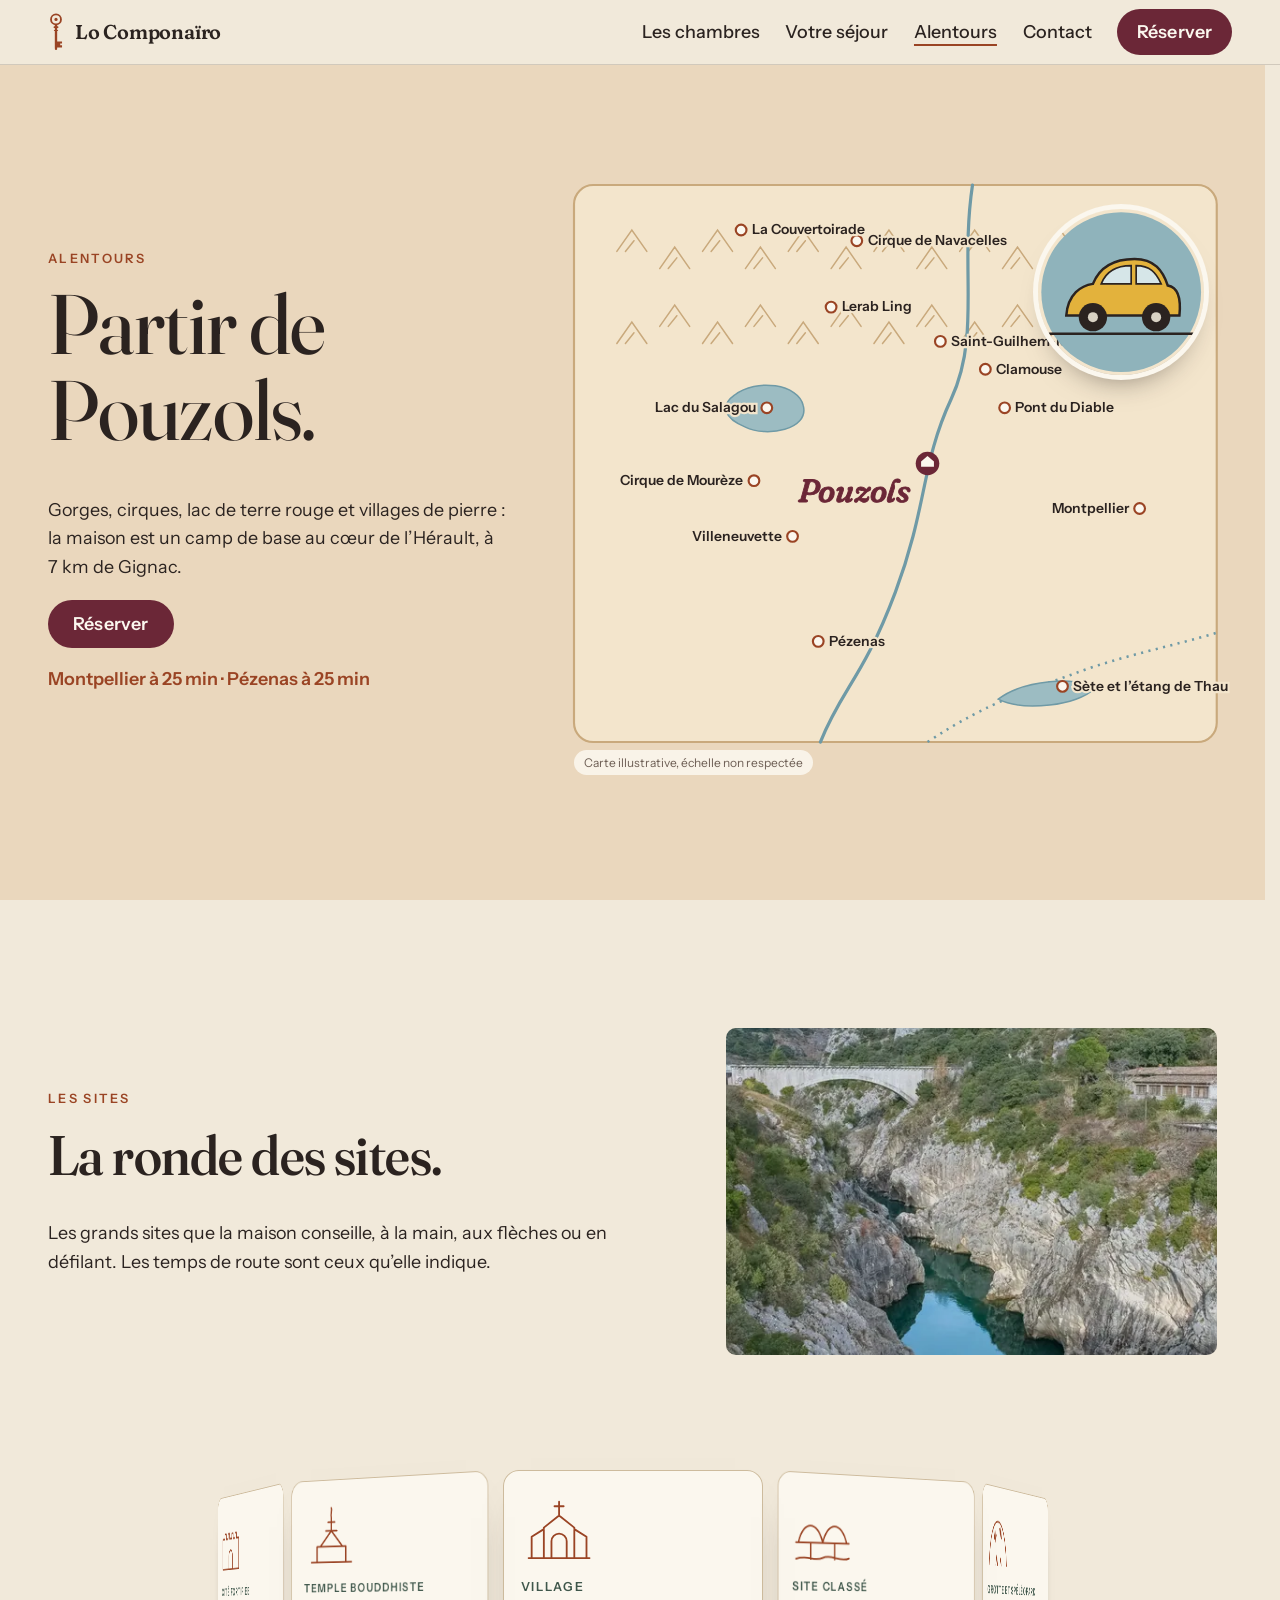
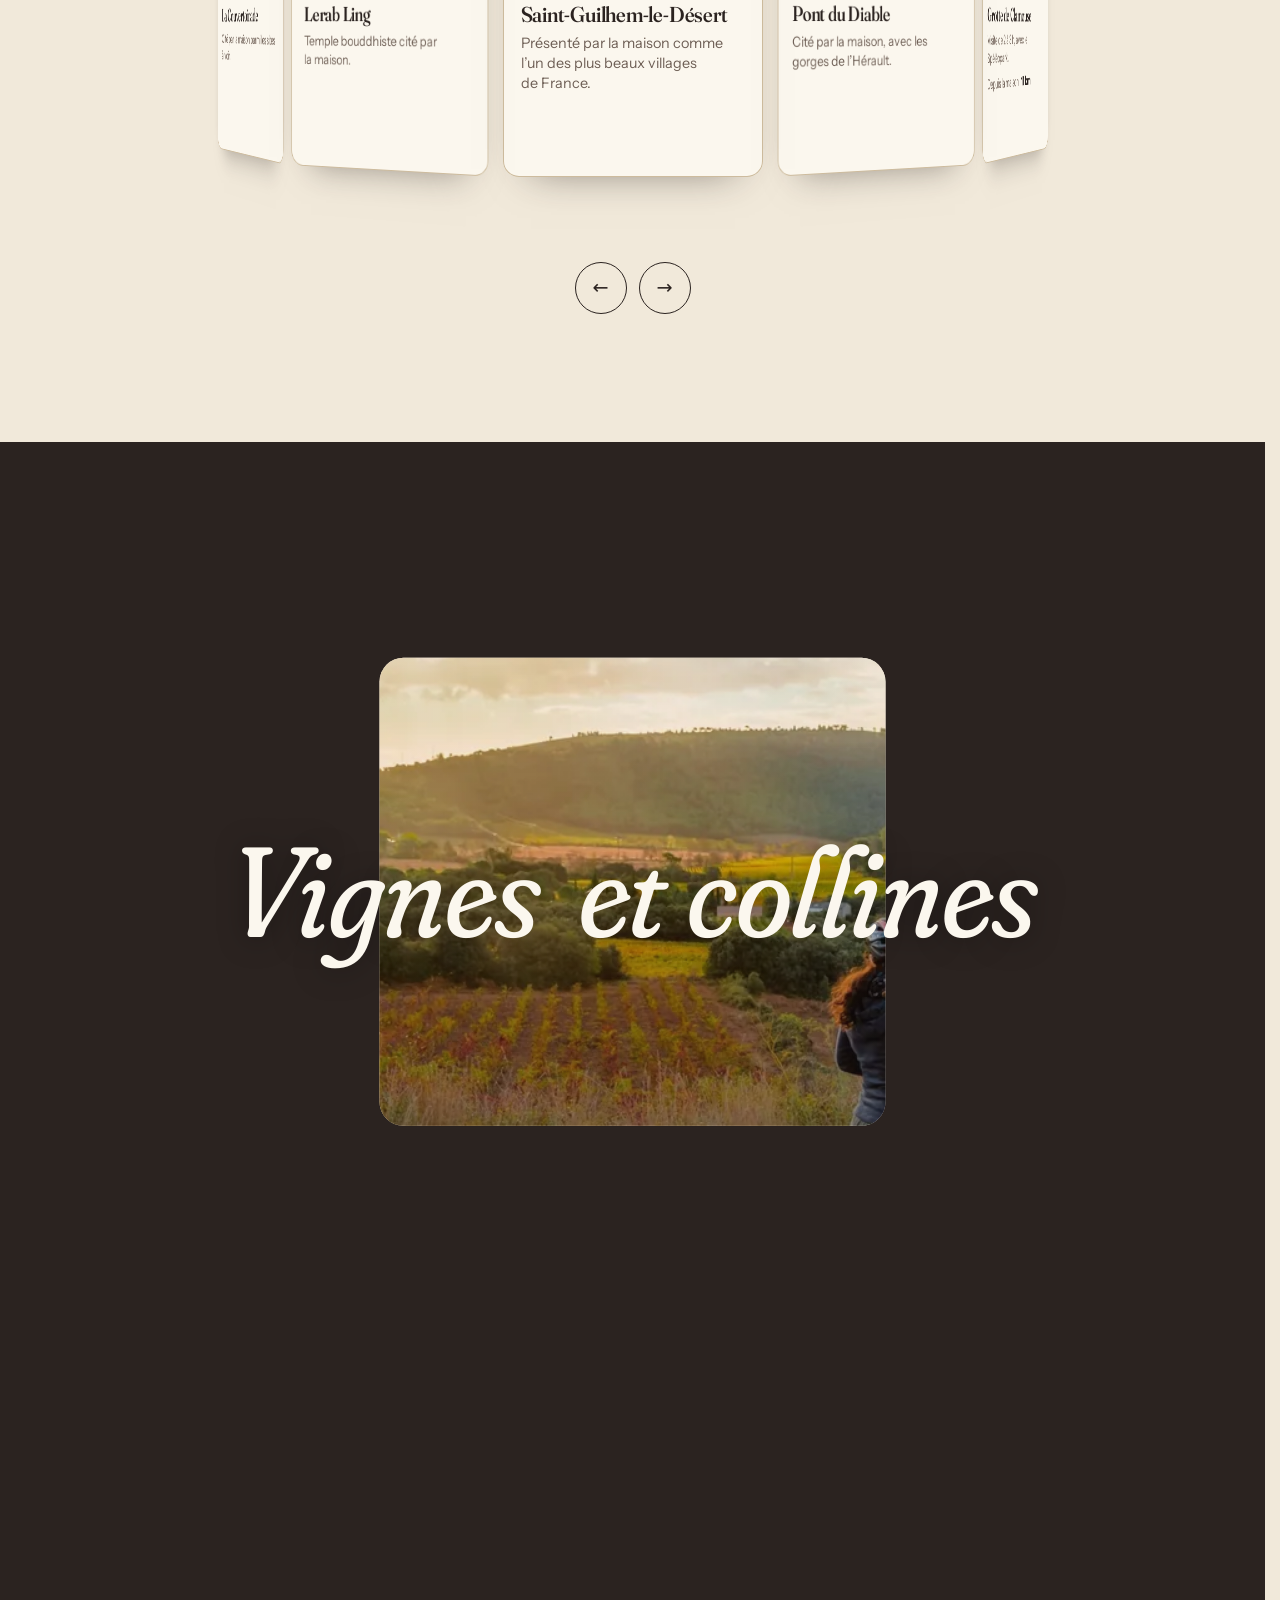
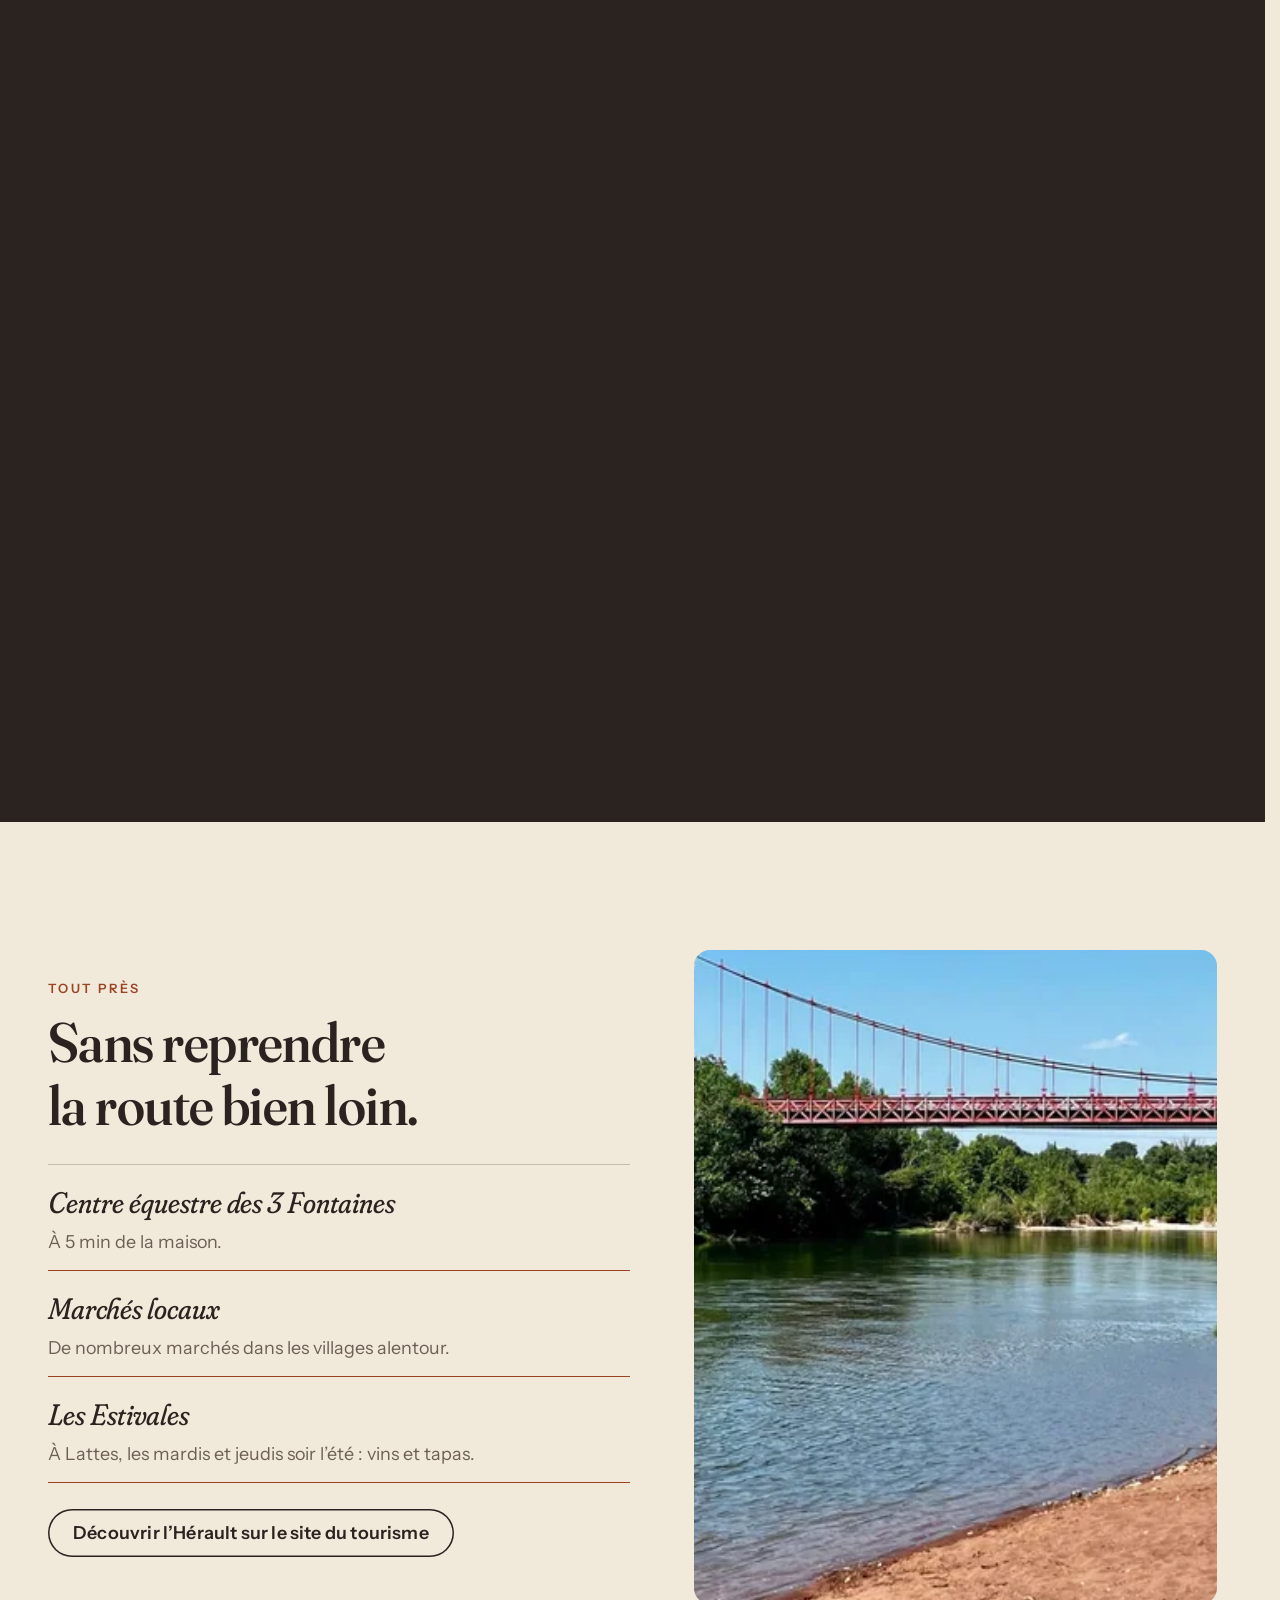
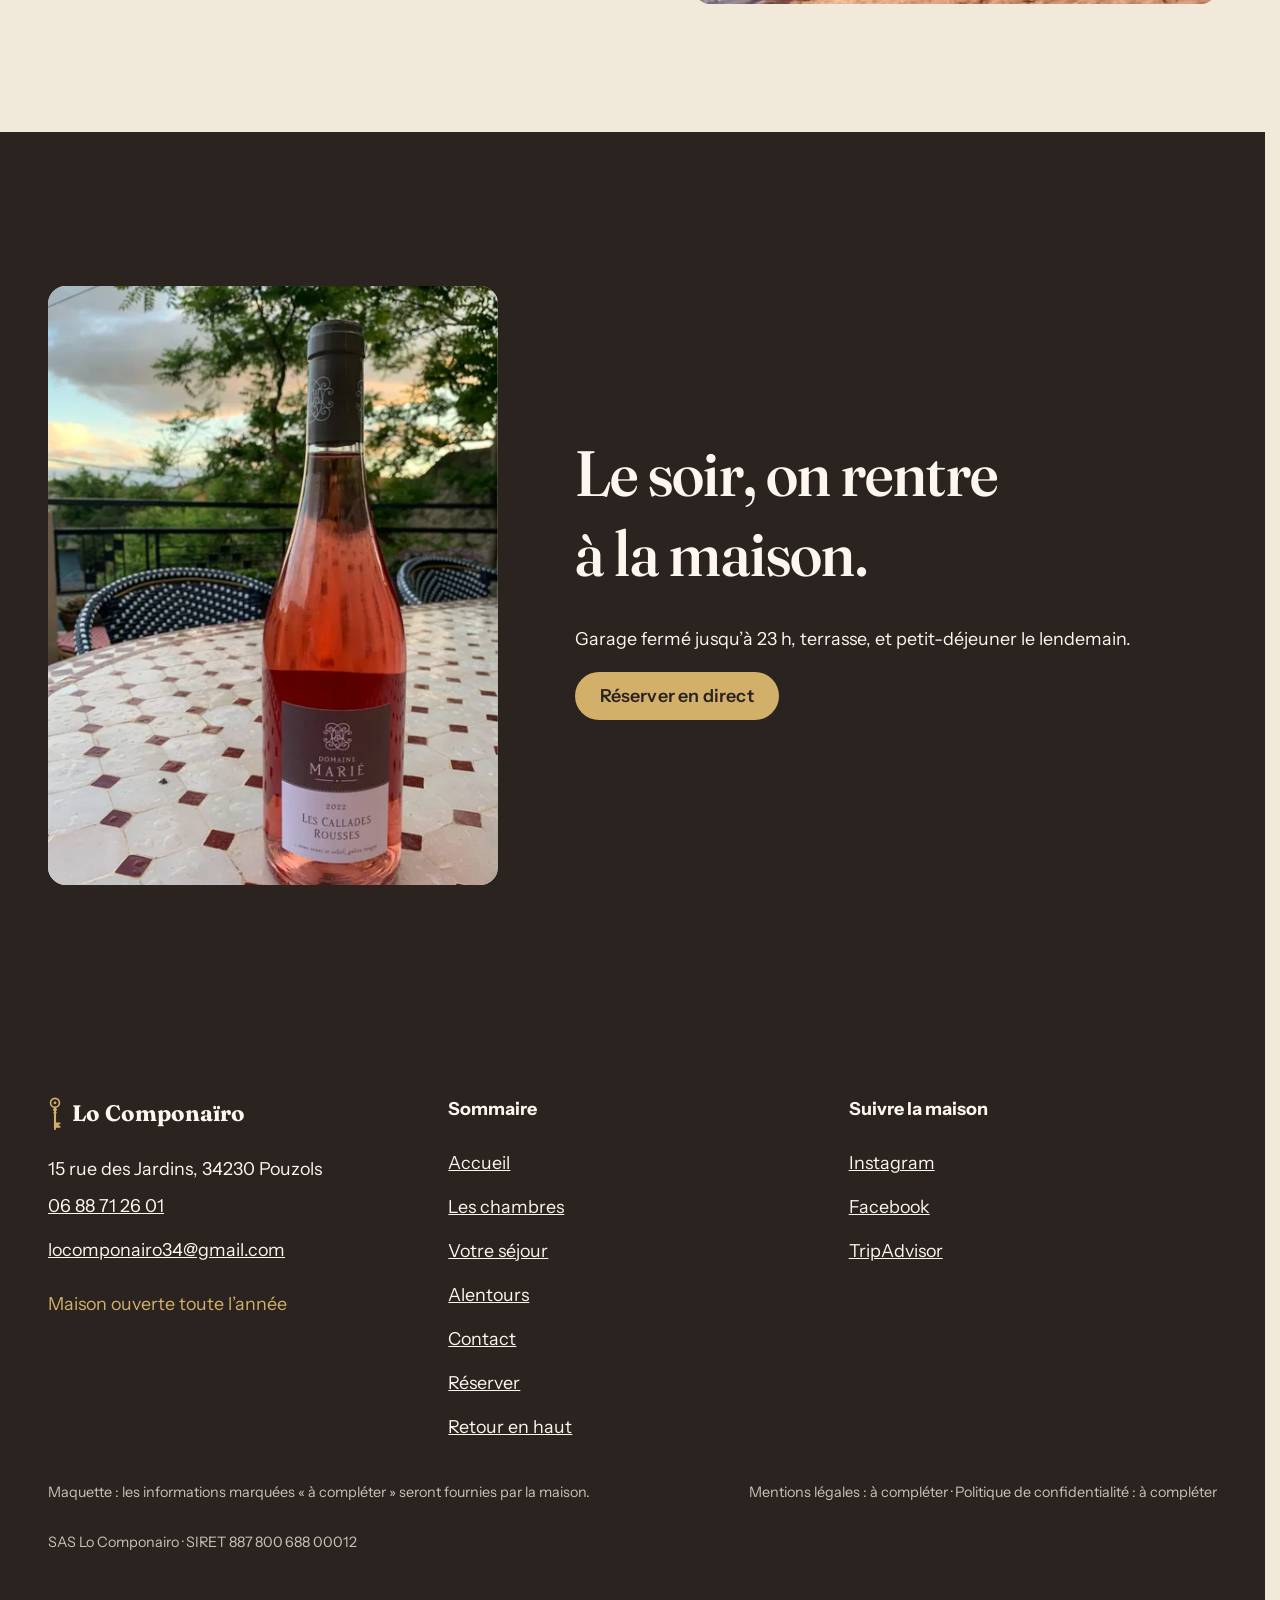
<file: alentours.html>
<!doctype html>
<html lang="fr" data-v="5">
<head>
<meta charset="utf-8">
<meta name="viewport" content="width=device-width, initial-scale=1, viewport-fit=cover">
<title>Les alentours de Pouzols : Saint-Guilhem, Salagou, Navacelles. Lo Componaïro</title>
<meta name="description" content="Saint-Guilhem-le-Désert, le pont du Diable, le lac du Salagou, Navacelles, Pézenas, Montpellier : que faire autour de la maison.">
<meta name="robots" content="noindex, nofollow">
<link rel="canonical" href="https://locomponairo-maquette.vercel.app/alentours">
<style>:root{--fond:#f1e9da;--texte:#2b2320;--voile-fond:#4a1c26;--ouverture-fond:#4a1c26;--menu-fond:#2b2320}:root { --entete-h: 72px; --barres-h: 0px; } html { background: var(--fond); color: var(--texte); scrollbar-gutter: stable; } body { margin: 0; background: var(--fond); } html.js:not(.calme):not(.secours):not([data-arrivee="retour"]) [data-anime] { opacity: 0; } html.js:not(.calme):not(.secours):not([data-arrivee="retour"]) [data-anime].vu { opacity: 1; } [data-voile] { position: fixed; inset: 0; z-index: 900; background: var(--voile-fond); transform: translateY(100%); visibility: hidden; pointer-events: none; } html[data-arrivee="voile"]:not(.voile-leve):not(.calme):not(.secours) [data-voile] { transform: none; visibility: visible; } html.calme [data-voile], html.secours [data-voile] { visibility: hidden !important; } .ouverture-panneau { position: fixed; inset: 0; z-index: 850; display: none; place-content: center; justify-items: center; background: var(--ouverture-fond, var(--voile-fond)); color: var(--fond); text-align: center; } html.js[data-arrivee="intro"]:not(.calme):not(.secours):not(.intro-finie) .ouverture-panneau { display: grid; } html.defilement-bloque, html.defilement-bloque body, html.js[data-arrivee="intro"]:not(.calme):not(.secours):not(.intro-finie), html.js[data-arrivee="intro"]:not(.calme):not(.secours):not(.intro-finie) body, html[data-arrivee="voile"]:not(.voile-leve):not(.calme):not(.secours), html[data-arrivee="voile"]:not(.voile-leve):not(.calme):not(.secours) body { overflow: hidden; } html.js[data-arrivee="intro"]:not(.calme):not(.secours):not(.intro-finie) { background-color: var(--ouverture-fond, var(--voile-fond)); } html[data-arrivee="voile"]:not(.voile-leve):not(.calme):not(.secours) { background-color: var(--voile-fond); }</style>
<script>(function () {
var d = document.documentElement, ss = null, ls = null;
try { ss = window.sessionStorage; ls = window.localStorage; } catch (e) {}
d.classList.add('js');
var calme = false;
try { ls && ls.removeItem('socle:calme'); } catch (e) {}
if (calme) d.classList.add('calme');
var nav = performance.getEntriesByType ? performance.getEntriesByType('navigation')[0] : null;
var type = nav ? nav.type : 'navigate';
var depart = null;
try { depart = JSON.parse(ss.getItem('socle:depart') || 'null'); ss.removeItem('socle:depart'); } catch (e) {}
if (depart && !(Date.now() - depart.t < 15000)) depart = null;
var retourSection = false;
try { retourSection = !!ss.getItem('socle:calme-retour'); } catch (e) {}
var mode = type === 'back_forward' || retourSection ? 'retour' : type === 'reload' ? 'intro' : depart ? 'voile' : 'intro';
d.setAttribute('data-arrivee', mode);
if (mode === 'voile' && depart.couleur) d.style.setProperty('--voile-fond', depart.couleur);
if (type === 'reload' && 'scrollRestoration' in history) {
if (!retourSection) history.scrollRestoration = 'manual';
}
try {
var choisie = ls && ls.getItem('socle:langue');
var langue = (d.lang || '').slice(0, 2);
if (choisie && choisie !== langue && type === 'navigate' && !depart) {
var alt = document.querySelector('link[rel="alternate"][hreflang="' + choisie + '"]');
if (alt) location.replace(new URL(alt.href).pathname + location.search + location.hash);
}
} catch (e) {}
setTimeout(function () { if (!d.classList.contains('demarre')) d.classList.add('secours'); }, 2000);
})();</script>
<link rel="preload" href="/assets/polices/fraunces.woff2" as="font" type="font/woff2" crossorigin>
<link rel="preload" href="/assets/polices/instrument-sans.woff2" as="font" type="font/woff2" crossorigin>
<link rel="stylesheet" href="/assets/css/socle.css?v=5">
<link rel="stylesheet" href="/assets/css/site.css?v=5">
<link rel="modulepreload" href="/assets/js/site.js?v=5">
<link rel="modulepreload" href="/assets/js/socle/index.js?v=5">
<script src="/assets/vendor/gsap.min.js" defer></script>
<script src="/assets/vendor/ScrollTrigger.min.js" defer></script>
<script src="/assets/vendor/SplitText.min.js" defer></script>
<script type="module" src="/assets/js/site.js?v=5"></script>
<meta name="theme-color" content="#f1e9da">
<link rel="icon" href="/assets/images/favicon.svg" type="image/svg+xml">
<link rel="apple-touch-icon" href="/assets/images/apple-touch-icon.png">
<meta property="og:type" content="website">
<meta property="og:site_name" content="Lo Componaïro">
<meta property="og:locale" content="fr_FR">
<meta property="og:title" content="Les alentours de Pouzols : Saint-Guilhem, Salagou, Navacelles. Lo Componaïro">
<meta property="og:description" content="Saint-Guilhem-le-Désert, le pont du Diable, le lac du Salagou, Navacelles, Pézenas, Montpellier : que faire autour de la maison.">
<meta property="og:url" content="https://locomponairo-maquette.vercel.app/alentours">
<meta property="og:image" content="https://locomponairo-maquette.vercel.app/assets/partage/alentours-fr.jpg">
<meta property="og:image:width" content="1200">
<meta property="og:image:height" content="630">
<meta property="og:image:alt" content="Carte des alentours de Pouzols">
<meta name="twitter:card" content="summary_large_image">
<script type="application/ld+json">{"@context":"https://schema.org","@type":"BedAndBreakfast","name":"Lo Componaïro","url":"https://locomponairo-maquette.vercel.app/","telephone":"+33688712601","email":"locomponairo34@gmail.com","address":{"@type":"PostalAddress","streetAddress":"15 rue des Jardins","postalCode":"34230","addressLocality":"Pouzols","addressRegion":"Hérault","addressCountry":"FR"},"checkinTime":"17:00","checkoutTime":"11:00","numberOfRooms":4,"petsAllowed":false,"amenityFeature":[{"@type":"LocationFeatureSpecification","name":"Petit-déjeuner inclus","value":true},{"@type":"LocationFeatureSpecification","name":"Garage fermé","value":true},{"@type":"LocationFeatureSpecification","name":"Wi-Fi","value":true},{"@type":"LocationFeatureSpecification","name":"Climatisation","value":true}],"description":"Chambre d'hôtes dans une maison vigneronne de 1850 à Pouzols (Hérault) : quatre chambres, terrasses, garage fermé, petit-déjeuner inclus."}</script>
</head>
<body id="haut">
<svg class="defs-laiton" width="0" height="0" aria-hidden="true" focusable="false"><defs>
  <linearGradient id="laiton-tige" x1="0" y1="0" x2="1" y2="0"><stop offset="0" stop-color="#4f350f"/><stop offset=".2" stop-color="#9c7027"/><stop offset=".42" stop-color="#f6dd96"/><stop offset=".56" stop-color="#d4ad57"/><stop offset=".8" stop-color="#83601f"/><stop offset="1" stop-color="#46300d"/></linearGradient>
  <linearGradient id="laiton-plat" x1="0" y1="0" x2="1" y2="1"><stop offset="0" stop-color="#f7e2a2"/><stop offset=".32" stop-color="#c7963f"/><stop offset=".62" stop-color="#e6c473"/><stop offset="1" stop-color="#6a4914"/></linearGradient>
  <linearGradient id="laiton-anneau" x1="0" y1="0" x2="1" y2="1"><stop offset="0" stop-color="#fbe9ad"/><stop offset=".28" stop-color="#c7963f"/><stop offset=".52" stop-color="#6f4c15"/><stop offset=".78" stop-color="#d6ae5b"/><stop offset="1" stop-color="#f1d58a"/></linearGradient>
</defs></svg>
<div data-voile data-forme="serrure" aria-hidden="true"><div class="voile-contenu"><svg class="voile-icone" viewBox="-30 30 60 160" aria-hidden="true" focusable="false"><g class="cle">
  <circle class="cle-anneau" cx="0" cy="62" r="19" fill="none" stroke-width="7"/>
  <circle class="cle-anneau-reflet" cx="0" cy="62" r="19" fill="none" stroke-width="1.6"/>
  <path class="cle-metal cle-orne" d="M0 37 c4 0 6 3 6 6 c0 2-2 4-6 4 c-4 0-6-2-6-4 c0-3 2-6 6-6 z"/>
  <circle class="cle-metal" cx="0" cy="62" r="6"/>
  <rect class="cle-metal cle-tige" x="-4.5" y="80" width="9" height="92" rx="2"/>
  <rect class="cle-metal cle-bague" x="-9" y="88" width="18" height="7" rx="2.5"/>
  <rect class="cle-metal cle-bague" x="-8" y="102" width="16" height="4.5" rx="2"/>
  <path class="cle-metal cle-panneton" d="M3 146 h20 v8 h-7 v6 h7 v9 h-20 z"/>
  <circle class="cle-metal" cx="0" cy="174" r="4.5"/>
  <path class="cle-reflet" d="M-2.2 84 V168"/>
</g></svg><span data-voile-libelle>Alentours</span></div></div>
<div class="ouverture-panneau" data-ouverture aria-hidden="true">
  <svg class="ouverture-serrure" viewBox="-60 -60 120 160" aria-hidden="true"><path d="M-24.8 26 A 50 50 0 1 1 24.8 26 L 34 92 L -34 92 Z"/></svg>
  <div class="ouverture-objet" data-ouverture-objet><svg class="cle-intro cle-laiton" viewBox="-34 30 68 156" aria-hidden="true" focusable="false" data-audit-ignorer><g class="cle">
  <circle class="cle-anneau" cx="0" cy="62" r="19" fill="none" stroke-width="7"/>
  <circle class="cle-anneau-reflet" cx="0" cy="62" r="19" fill="none" stroke-width="1.6"/>
  <path class="cle-metal cle-orne" d="M0 37 c4 0 6 3 6 6 c0 2-2 4-6 4 c-4 0-6-2-6-4 c0-3 2-6 6-6 z"/>
  <circle class="cle-metal" cx="0" cy="62" r="6"/>
  <rect class="cle-metal cle-tige" x="-4.5" y="80" width="9" height="92" rx="2"/>
  <rect class="cle-metal cle-bague" x="-9" y="88" width="18" height="7" rx="2.5"/>
  <rect class="cle-metal cle-bague" x="-8" y="102" width="16" height="4.5" rx="2"/>
  <path class="cle-metal cle-panneton" d="M3 146 h20 v8 h-7 v6 h7 v9 h-20 z"/>
  <circle class="cle-metal" cx="0" cy="174" r="4.5"/>
  <path class="cle-reflet" d="M-2.2 84 V168"/>
</g></svg></div>
  <p class="ouverture-nom">Lo Componaïro</p>
  <span class="ouverture-trait"></span>
  <p class="ouverture-ligne">Maison vigneronne · 1850</p>
</div>
<a class="evitement" href="#contenu">Aller au contenu</a>
<header data-entete>
  <div class="entete-rangee">
    <a class="entete-logo" href="/" data-libelle="Accueil">
      <svg class="entete-icone" viewBox="-30 30 60 160" aria-hidden="true" focusable="false"><g class="cle">
  <circle class="cle-anneau" cx="0" cy="62" r="19" fill="none" stroke-width="7"/>
  <circle class="cle-anneau-reflet" cx="0" cy="62" r="19" fill="none" stroke-width="1.6"/>
  <path class="cle-metal cle-orne" d="M0 37 c4 0 6 3 6 6 c0 2-2 4-6 4 c-4 0-6-2-6-4 c0-3 2-6 6-6 z"/>
  <circle class="cle-metal" cx="0" cy="62" r="6"/>
  <rect class="cle-metal cle-tige" x="-4.5" y="80" width="9" height="92" rx="2"/>
  <rect class="cle-metal cle-bague" x="-9" y="88" width="18" height="7" rx="2.5"/>
  <rect class="cle-metal cle-bague" x="-8" y="102" width="16" height="4.5" rx="2"/>
  <path class="cle-metal cle-panneton" d="M3 146 h20 v8 h-7 v6 h7 v9 h-20 z"/>
  <circle class="cle-metal" cx="0" cy="174" r="4.5"/>
  <path class="cle-reflet" d="M-2.2 84 V168"/>
</g></svg><span>Lo Componaïro</span>
    </a>
    <nav data-nav aria-label="Navigation principale">
      <ul><li><a href="/chambres" data-libelle="Les chambres">Les chambres</a></li><li><a href="/votre-sejour" data-libelle="Votre séjour">Votre séjour</a></li><li><a href="/alentours" data-libelle="Alentours" aria-current="page">Alentours</a></li><li><a href="/contact" data-libelle="Contact">Contact</a></li></ul>
    </nav>
    <div class="entete-actions">
      <a class="bouton bouton--action entete-action" href="/reserver" data-libelle="Réserver">Réserver</a>
      <button type="button" data-menu-bouton aria-controls="menu" aria-expanded="false" data-libelle-ouvrir="Menu" data-libelle-fermer="Fermer"><span data-libelle-bouton>Menu</span></button>
      <a class="menu-sansjs" href="#menu" data-menu-lien>Menu</a>
    </div>
  </div>
</header>
<script>/* Avant le premier affichage : rangées de la navigation (même règle que ajusterNav dans assets/js/socle/entete.js)
   et hauteur réelle de l'en-tête, pour que rien ne saute quand le JavaScript du site prend la main. */
(function () {
  var h = document.documentElement, u = document.querySelector('[data-nav] ul'), e = document.querySelector('[data-entete]');
  if (u) {
    var deborde = function () { return u.scrollWidth > u.clientWidth + 1; }, c = deborde();
    if (c && window.matchMedia('(min-width: 900px)').matches) {
      h.classList.add('nav-deux-rangees'); c = deborde();
      if (c) { h.classList.add('nav-deux-lignes'); var a = u.querySelector('a'); c = !a || u.getBoundingClientRect().height > a.getBoundingClientRect().height * 2.5; }
      if (c) h.classList.remove('nav-deux-rangees', 'nav-deux-lignes');
    }
    if (c) h.classList.add('nav-compacte');
  }
  if (e) h.style.setProperty('--entete-h', Math.round(e.getBoundingClientRect().height) + 'px');
})();</script>
<span id="menu-ferme" aria-hidden="true"></span>
<div id="menu" data-menu role="dialog" aria-modal="true" aria-label="Menu">
  <p class="menu-sansjs-fermer"><a href="#menu-ferme">Fermer</a></p>
  <ul><li style="--i:0"><a href="/" class="menu-lien" data-libelle="Accueil">Accueil</a></li><li style="--i:1"><a href="/chambres" class="menu-lien" data-libelle="Les chambres">Les chambres</a></li><li style="--i:2"><a href="/votre-sejour" class="menu-lien" data-libelle="Votre séjour">Votre séjour</a></li><li style="--i:3"><a href="/alentours" class="menu-lien" data-libelle="Alentours" aria-current="page">Alentours</a></li><li style="--i:4"><a href="/contact" class="menu-lien" data-libelle="Contact">Contact</a></li><li style="--i:5"><a href="/reserver" class="menu-lien" data-libelle="Réserver">Réserver</a></li></ul>
  <p><a class="bouton" href="tel:+33688712601">Appeler 06 88 71 26 01</a></p>
</div>
<main id="contenu" tabindex="-1" data-grille="fil" data-sarment>
<section class="tete-carte" id="debut">
  <div class="conteneur tete-carte-grille">
    <div class="tete-carte-texte">
      <p class="surtitre" data-anime="gsap" data-tete-anime>Alentours</p>
      <h1 class="tete-carte-titre" data-anime="gsap" data-tete-anime>Partir de Pouzols.</h1>
      <p class="masque-ecran-bas" data-anime="gsap" data-tete-anime>Gorges, cirques, lac de terre rouge et villages de pierre : la maison est un camp de base au cœur de l’Hérault, à 7 km de Gignac.</p>
      <p data-anime="gsap" data-tete-anime><a href="/reserver" class="bouton bouton--action" data-libelle="Réserver" data-action-principale>Réserver</a></p>
      <p class="tete-carte-info" data-info-cle data-anime="gsap" data-tete-anime>Montpellier à 25 min · Pézenas à 25 min</p>
    </div>
    <div class="tete-carte-objet">
      <svg class="carte-svg" viewBox="0 0 600 520" role="img" aria-label="Carte gravée des alentours de Pouzols">
  <rect class="carte-fond" x="0" y="0" width="600" height="520" rx="18"/>
  <g class="carte-relief"><path d="M40 62 l14 -20 l14 20 M48 62 l8 -10"/><path d="M80 78 l14 -20 l14 20 M88 78 l8 -10"/><path d="M120 62 l14 -20 l14 20 M128 62 l8 -10"/><path d="M160 78 l14 -20 l14 20 M168 78 l8 -10"/><path d="M200 62 l14 -20 l14 20 M208 62 l8 -10"/><path d="M240 78 l14 -20 l14 20 M248 78 l8 -10"/><path d="M280 62 l14 -20 l14 20 M288 62 l8 -10"/><path d="M320 78 l14 -20 l14 20 M328 78 l8 -10"/><path d="M360 62 l14 -20 l14 20 M368 62 l8 -10"/><path d="M400 78 l14 -20 l14 20 M408 78 l8 -10"/><path d="M440 62 l14 -20 l14 20 M448 62 l8 -10"/><path d="M480 78 l14 -20 l14 20 M488 78 l8 -10"/><path d="M520 62 l14 -20 l14 20 M528 62 l8 -10"/><path d="M40 148 l14 -20 l14 20 M48 148 l8 -10"/><path d="M80 132 l14 -20 l14 20 M88 132 l8 -10"/><path d="M120 148 l14 -20 l14 20 M128 148 l8 -10"/><path d="M160 132 l14 -20 l14 20 M168 132 l8 -10"/><path d="M200 148 l14 -20 l14 20 M208 148 l8 -10"/><path d="M240 132 l14 -20 l14 20 M248 132 l8 -10"/><path d="M280 148 l14 -20 l14 20 M288 148 l8 -10"/><path d="M320 132 l14 -20 l14 20 M328 132 l8 -10"/><path d="M360 148 l14 -20 l14 20 M368 148 l8 -10"/><path d="M400 132 l14 -20 l14 20 M408 132 l8 -10"/><path d="M440 148 l14 -20 l14 20 M448 148 l8 -10"/><path d="M480 132 l14 -20 l14 20 M488 132 l8 -10"/><path d="M520 148 l14 -20 l14 20 M528 148 l8 -10"/></g>
  <path class="carte-eau" d="M372 0 C 360 80, 380 140, 352 200 S 330 300, 300 380 S 250 470, 230 520"/>
  <path class="carte-lac" d="M150 196 C 170 180, 210 186, 214 206 C 220 228, 180 236, 160 226 C 140 218, 136 206, 150 196 Z"/>
  <path class="carte-cote" d="M330 520 C 390 480, 430 470, 470 455 S 560 430, 600 418"/>
  <path class="carte-lac" d="M396 480 C 420 462, 470 458, 486 470 C 470 486, 420 492, 396 480 Z"/>
  <g class="carte-routes" data-fx="trace" data-effet="carte-route"><path class="carte-route" d="M330 260 Q 315 201 342 146"/><path class="carte-route" d="M330 260 Q 357 221 402 208"/><path class="carte-route" d="M330 260 Q 341 206 384 172"/><path class="carte-route" d="M330 260 Q 246 261 180 208"/><path class="carte-route" d="M330 260 Q 260 168 264 52"/><path class="carte-route" d="M330 260 Q 252 297 168 276"/><path class="carte-route" d="M330 260 Q 309 362 228 426"/><path class="carte-route" d="M330 260 Q 436 245 528 302"/><path class="carte-route" d="M330 260 Q 430 341 456 468"/><path class="carte-route" d="M330 260 Q 279 316 204 328"/><path class="carte-route" d="M330 260 Q 204 182 156 42"/><path class="carte-route" d="M330 260 Q 259 203 240 114"/></g>
  <g class="carte-site" style="--i:0"><circle cx="342" cy="146" r="5"/><text x="352" y="150" text-anchor="start">Saint-Guilhem-le-Désert</text></g><g class="carte-site" style="--i:1"><circle cx="402" cy="208" r="5"/><text x="412" y="212" text-anchor="start">Pont du Diable</text></g><g class="carte-site" style="--i:2"><circle cx="384" cy="172" r="5"/><text x="394" y="176" text-anchor="start">Clamouse</text></g><g class="carte-site" style="--i:3"><circle cx="180" cy="208" r="5"/><text x="170" y="212" text-anchor="end">Lac du Salagou</text></g><g class="carte-site" style="--i:4"><circle cx="264" cy="52" r="5"/><text x="274" y="56" text-anchor="start">Cirque de Navacelles</text></g><g class="carte-site" style="--i:5"><circle cx="168" cy="276" r="5"/><text x="158" y="280" text-anchor="end">Cirque de Mourèze</text></g><g class="carte-site" style="--i:6"><circle cx="228" cy="426" r="5"/><text x="238" y="430" text-anchor="start">Pézenas</text></g><g class="carte-site" style="--i:7"><circle cx="528" cy="302" r="5"/><text x="518" y="306" text-anchor="end">Montpellier</text></g><g class="carte-site" style="--i:8"><circle cx="456" cy="468" r="5"/><text x="466" y="472" text-anchor="start">Sète et l’étang de Thau</text></g><g class="carte-site" style="--i:9"><circle cx="204" cy="328" r="5"/><text x="194" y="332" text-anchor="end">Villeneuvette</text></g><g class="carte-site" style="--i:10"><circle cx="156" cy="42" r="5"/><text x="166" y="46" text-anchor="start">La Couvertoirade</text></g><g class="carte-site" style="--i:11"><circle cx="240" cy="114" r="5"/><text x="250" y="118" text-anchor="start">Lerab Ling</text></g>
  <g class="carte-maison"><circle cx="330" cy="260" r="11"/><path d="M324 263 V258 L330 253 L336 258 V263 Z"/></g>
  <text class="carte-pouzols" x="314" y="296" text-anchor="end" data-plume data-effet="etiquette-plume" data-grille="typo">Pouzols</text>
</svg>
      <div class="medaillon" data-iris-centre="disque" role="img" aria-label="La 2 CV de la maison, « unique et indémodable »"><svg class="deuxcv" viewBox="0 0 200 200" aria-hidden="true" focusable="false"><circle cx="100" cy="100" r="96" class="deuxcv-fond"/>
<path class="deuxcv-caisse" d="M34 128 C 36 102, 52 92, 66 90 C 74 70, 92 60, 116 60 C 140 60, 150 74, 156 92 C 168 94, 172 108, 170 128 Z"/>
<path class="deuxcv-vitre" d="M76 90 C 82 74, 96 68, 112 68 L112 90 Z M118 68 C 134 68, 142 76, 148 90 L118 90 Z"/>
<circle class="deuxcv-roue" cx="66" cy="130" r="17"/><circle class="deuxcv-roue" cx="142" cy="130" r="17"/>
<circle class="deuxcv-jante" cx="66" cy="130" r="6"/><circle class="deuxcv-jante" cx="142" cy="130" r="6"/>
<path class="deuxcv-route" d="M14 150 H186"/></svg></div>
      <p class="schema-mention">Carte illustrative, échelle non respectée</p>
    </div>
  </div>
</section>
<section class="ronde ronde--page" id="sites" data-fil="gauche">
  <div class="conteneur sites-tete">
    <div>
      <p class="surtitre" data-anime>Les sites</p>
      <h2 data-anime="lettres">La ronde des sites.</h2>
      <p data-anime>Les grands sites que la maison conseille, à la main, aux flèches ou en défilant. Les temps de route sont ceux qu’elle indique.</p>
    </div>
    <figure class="media sites-photo" data-fx="parallaxe" data-fx-force="10" style="--cadrage:50% 60%">
  <picture>
    <img src="/assets/images/site-gorges-960.webp" srcset="/assets/images/site-gorges-480.webp 480w, /assets/images/site-gorges-640.webp 640w, /assets/images/site-gorges-960.webp 960w" sizes="(max-width: 760px) 92vw, 40vw" alt="Les gorges de l’Hérault, eau turquoise entre les falaises" width="960" height="1200" loading="lazy" decoding="async">
  </picture>
</figure>
  </div>
  <div class="carrousel" data-carrousel data-visuel data-effet="carrousel-sites" tabindex="0" role="region" aria-label="Carrousel des sites autour de la maison : flèches gauche et droite pour le faire tourner">
    <div class="carrousel-scene">
      <ul class="carrousel-anneau" data-galerie style="--n:12">
        <li class="carrousel-carte" style="--i:0">
          <div class="carte-site">
            <svg class="gravure" viewBox="0 0 100 100" aria-hidden="true" focusable="false"><g fill="none" stroke="currentColor" stroke-width="2.4" stroke-linecap="round" stroke-linejoin="round"><path d="M30 92V52l20-16 20 16v40M50 36V18M44 24h12M40 92V70a10 10 0 0 1 20 0v22M10 92h80M14 92V64l16-10M86 92V64L70 54"/></g></svg>
            <p class="carte-site-type">Village</p>
            <h3>Saint-Guilhem-le-Désert</h3>
            <p class="carte-site-texte">Présenté par la maison comme l’un des plus beaux villages de France.</p>
          </div>
          <div class="carte-site carte-site--dos" data-face="dos" aria-hidden="true"><svg class="gravure" viewBox="0 0 100 100" aria-hidden="true" focusable="false"><g fill="none" stroke="currentColor" stroke-width="2.4" stroke-linecap="round" stroke-linejoin="round"><path d="M30 92V52l20-16 20 16v40M50 36V18M44 24h12M40 92V70a10 10 0 0 1 20 0v22M10 92h80M14 92V64l16-10M86 92V64L70 54"/></g></svg></div>
        </li><li class="carrousel-carte" style="--i:1">
          <div class="carte-site">
            <svg class="gravure" viewBox="0 0 100 100" aria-hidden="true" focusable="false"><g fill="none" stroke="currentColor" stroke-width="2.4" stroke-linecap="round" stroke-linejoin="round"><path d="M6 70h88M10 70c8-30 32-30 40 0M50 70c8-30 32-30 40 0M30 70v22M70 70v22M6 92c20-6 30 4 44-2s30 6 44 0"/></g></svg>
            <p class="carte-site-type">Site classé</p>
            <h3>Pont du Diable</h3>
            <p class="carte-site-texte">Cité par la maison, avec les gorges de l’Hérault.</p>
          </div>
          <div class="carte-site carte-site--dos" data-face="dos" aria-hidden="true"><svg class="gravure" viewBox="0 0 100 100" aria-hidden="true" focusable="false"><g fill="none" stroke="currentColor" stroke-width="2.4" stroke-linecap="round" stroke-linejoin="round"><path d="M6 70h88M10 70c8-30 32-30 40 0M50 70c8-30 32-30 40 0M30 70v22M70 70v22M6 92c20-6 30 4 44-2s30 6 44 0"/></g></svg></div>
        </li><li class="carrousel-carte" style="--i:2">
          <div class="carte-site">
            <svg class="gravure" viewBox="0 0 100 100" aria-hidden="true" focusable="false"><g fill="none" stroke="currentColor" stroke-width="2.4" stroke-linecap="round" stroke-linejoin="round"><path d="M8 92c4-40 20-64 42-64s38 24 42 64M30 40l3 14 3-12 3 16 3-10M58 38l3 12 3-14 3 16M40 92l4-14 4 14M60 92l3-10 3 10"/></g></svg>
            <p class="carte-site-type">Grotte et Spéléopark</p>
            <h3>Grotte de Clamouse</h3>
            <p class="carte-site-texte">Visite de 2 à 3 h, avec le Spéléopark.</p>
            <p class="carte-site-distance">Depuis la maison : <strong>11 km</strong></p>
          </div>
          <div class="carte-site carte-site--dos" data-face="dos" aria-hidden="true"><svg class="gravure" viewBox="0 0 100 100" aria-hidden="true" focusable="false"><g fill="none" stroke="currentColor" stroke-width="2.4" stroke-linecap="round" stroke-linejoin="round"><path d="M8 92c4-40 20-64 42-64s38 24 42 64M30 40l3 14 3-12 3 16 3-10M58 38l3 12 3-14 3 16M40 92l4-14 4 14M60 92l3-10 3 10"/></g></svg></div>
        </li><li class="carrousel-carte" style="--i:3">
          <div class="carte-site">
            <svg class="gravure" viewBox="0 0 100 100" aria-hidden="true" focusable="false"><g fill="none" stroke="currentColor" stroke-width="2.4" stroke-linecap="round" stroke-linejoin="round"><path d="M4 60c12-14 22-22 34-18s20 10 30 2 20-8 28 4M6 74c14 4 26-4 44 0s28 4 44-2M12 86c14 2 30-4 46 0s22 2 30 0"/><circle cx="74" cy="24" r="8"/></g></svg>
            <p class="carte-site-type">Grand Site de France</p>
            <h3>Lac du Salagou</h3>
            <p class="carte-site-texte">Labellisé Grand Site de France en juin 2024.</p>
          </div>
          <div class="carte-site carte-site--dos" data-face="dos" aria-hidden="true"><svg class="gravure" viewBox="0 0 100 100" aria-hidden="true" focusable="false"><g fill="none" stroke="currentColor" stroke-width="2.4" stroke-linecap="round" stroke-linejoin="round"><path d="M4 60c12-14 22-22 34-18s20 10 30 2 20-8 28 4M6 74c14 4 26-4 44 0s28 4 44-2M12 86c14 2 30-4 46 0s22 2 30 0"/><circle cx="74" cy="24" r="8"/></g></svg></div>
        </li><li class="carrousel-carte" style="--i:4">
          <div class="carte-site">
            <svg class="gravure" viewBox="0 0 100 100" aria-hidden="true" focusable="false"><g fill="none" stroke="currentColor" stroke-width="2.4" stroke-linecap="round" stroke-linejoin="round"><path d="M6 30c12 50 76 50 88 0M18 34c10 34 54 34 64 0M30 40c8 18 32 18 40 0M44 52c4 6 8 6 12 0M50 58v20"/></g></svg>
            <p class="carte-site-type">Grand paysage</p>
            <h3>Cirque de Navacelles</h3>
            <p class="carte-site-texte">Cité par la maison parmi les grands sites des alentours.</p>
          </div>
          <div class="carte-site carte-site--dos" data-face="dos" aria-hidden="true"><svg class="gravure" viewBox="0 0 100 100" aria-hidden="true" focusable="false"><g fill="none" stroke="currentColor" stroke-width="2.4" stroke-linecap="round" stroke-linejoin="round"><path d="M6 30c12 50 76 50 88 0M18 34c10 34 54 34 64 0M30 40c8 18 32 18 40 0M44 52c4 6 8 6 12 0M50 58v20"/></g></svg></div>
        </li><li class="carrousel-carte" style="--i:5">
          <div class="carte-site">
            <svg class="gravure" viewBox="0 0 100 100" aria-hidden="true" focusable="false"><g fill="none" stroke="currentColor" stroke-width="2.4" stroke-linecap="round" stroke-linejoin="round"><path d="M10 92V60c0-10 10-14 10-24s10-10 12 0 0 20 6 26v30M44 92V48c0-8 8-12 10-4s6 14 4 22v26M66 92V66c0-8 10-10 12-2s4 12 4 28M4 92h92"/></g></svg>
            <p class="carte-site-type">Balade</p>
            <h3>Cirque de Mourèze</h3>
            <p class="carte-site-texte">Cité par la maison parmi les balades des alentours.</p>
          </div>
          <div class="carte-site carte-site--dos" data-face="dos" aria-hidden="true"><svg class="gravure" viewBox="0 0 100 100" aria-hidden="true" focusable="false"><g fill="none" stroke="currentColor" stroke-width="2.4" stroke-linecap="round" stroke-linejoin="round"><path d="M10 92V60c0-10 10-14 10-24s10-10 12 0 0 20 6 26v30M44 92V48c0-8 8-12 10-4s6 14 4 22v26M66 92V66c0-8 10-10 12-2s4 12 4 28M4 92h92"/></g></svg></div>
        </li><li class="carrousel-carte" style="--i:6">
          <div class="carte-site">
            <svg class="gravure" viewBox="0 0 100 100" aria-hidden="true" focusable="false"><g fill="none" stroke="currentColor" stroke-width="2.4" stroke-linecap="round" stroke-linejoin="round"><path d="M22 24c12-6 44-6 56 0 0 34-10 56-28 56S22 58 22 24zM34 42c4-4 10-4 14 0M52 42c4-4 10-4 14 0M38 62c8 6 16 6 24 0"/></g></svg>
            <p class="carte-site-type">Ville de Molière</p>
            <h3>Pézenas</h3>
            <p class="carte-site-texte">Ville classée, ville de Molière, et ses antiquaires.</p>
            <p class="carte-site-distance">Depuis la maison : <strong>25 min</strong></p>
          </div>
          <div class="carte-site carte-site--dos" data-face="dos" aria-hidden="true"><svg class="gravure" viewBox="0 0 100 100" aria-hidden="true" focusable="false"><g fill="none" stroke="currentColor" stroke-width="2.4" stroke-linecap="round" stroke-linejoin="round"><path d="M22 24c12-6 44-6 56 0 0 34-10 56-28 56S22 58 22 24zM34 42c4-4 10-4 14 0M52 42c4-4 10-4 14 0M38 62c8 6 16 6 24 0"/></g></svg></div>
        </li><li class="carrousel-carte" style="--i:7">
          <div class="carte-site">
            <svg class="gravure" viewBox="0 0 100 100" aria-hidden="true" focusable="false"><g fill="none" stroke="currentColor" stroke-width="2.4" stroke-linecap="round" stroke-linejoin="round"><path d="M20 92h60M28 92V80h44v12M50 80V44M36 56c4-10 24-10 28 0M42 44c2-8 14-8 16 0M50 30a6 6 0 1 0 0-12 6 6 0 0 0 0 12M38 80c-6-10-14-12-20-10M62 80c6-10 14-12 20-10"/></g></svg>
            <p class="carte-site-type">Place de la Comédie</p>
            <h3>Montpellier</h3>
            <p class="carte-site-texte">25 min en voiture, ou 20 min de tramway selon la maison.</p>
            <p class="carte-site-distance">Depuis la maison : <strong>25 min</strong></p>
          </div>
          <div class="carte-site carte-site--dos" data-face="dos" aria-hidden="true"><svg class="gravure" viewBox="0 0 100 100" aria-hidden="true" focusable="false"><g fill="none" stroke="currentColor" stroke-width="2.4" stroke-linecap="round" stroke-linejoin="round"><path d="M20 92h60M28 92V80h44v12M50 80V44M36 56c4-10 24-10 28 0M42 44c2-8 14-8 16 0M50 30a6 6 0 1 0 0-12 6 6 0 0 0 0 12M38 80c-6-10-14-12-20-10M62 80c6-10 14-12 20-10"/></g></svg></div>
        </li><li class="carrousel-carte" style="--i:8">
          <div class="carte-site">
            <svg class="gravure" viewBox="0 0 100 100" aria-hidden="true" focusable="false"><g fill="none" stroke="currentColor" stroke-width="2.4" stroke-linecap="round" stroke-linejoin="round"><path d="M40 92l4-56h12l4 56M38 36h24M44 36v-10h12v10M50 26V18M30 22l-14-6M70 22l14-6M6 92c14-6 26 4 44-2s28 6 44 0"/></g></svg>
            <p class="carte-site-type">Ville historique</p>
            <h3>Sète et l’étang de Thau</h3>
            <p class="carte-site-texte">Ville historique, et l’étang de Thau, cités par la maison.</p>
          </div>
          <div class="carte-site carte-site--dos" data-face="dos" aria-hidden="true"><svg class="gravure" viewBox="0 0 100 100" aria-hidden="true" focusable="false"><g fill="none" stroke="currentColor" stroke-width="2.4" stroke-linecap="round" stroke-linejoin="round"><path d="M40 92l4-56h12l4 56M38 36h24M44 36v-10h12v10M50 26V18M30 22l-14-6M70 22l14-6M6 92c14-6 26 4 44-2s28 6 44 0"/></g></svg></div>
        </li><li class="carrousel-carte" style="--i:9">
          <div class="carte-site">
            <svg class="gravure" viewBox="0 0 100 100" aria-hidden="true" focusable="false"><g fill="none" stroke="currentColor" stroke-width="2.4" stroke-linecap="round" stroke-linejoin="round"><path d="M18 92V36h64v56M34 92V60a16 16 0 0 1 32 0v32M18 36l32-18 32 18M44 48h12"/></g></svg>
            <p class="carte-site-type">Village</p>
            <h3>Villeneuvette</h3>
            <p class="carte-site-texte">Cité par la maison parmi les sites à voir.</p>
          </div>
          <div class="carte-site carte-site--dos" data-face="dos" aria-hidden="true"><svg class="gravure" viewBox="0 0 100 100" aria-hidden="true" focusable="false"><g fill="none" stroke="currentColor" stroke-width="2.4" stroke-linecap="round" stroke-linejoin="round"><path d="M18 92V36h64v56M34 92V60a16 16 0 0 1 32 0v32M18 36l32-18 32 18M44 48h12"/></g></svg></div>
        </li><li class="carrousel-carte" style="--i:10">
          <div class="carte-site">
            <svg class="gravure" viewBox="0 0 100 100" aria-hidden="true" focusable="false"><g fill="none" stroke="currentColor" stroke-width="2.4" stroke-linecap="round" stroke-linejoin="round"><path d="M6 92V44h12v-8h8v8h10v-8h8v8h12v-8h8v8h10v-8h8v8h12v48M40 92V72a10 10 0 0 1 20 0v20M6 92h88"/></g></svg>
            <p class="carte-site-type">Cité fortifiée</p>
            <h3>La Couvertoirade</h3>
            <p class="carte-site-texte">Cité par la maison parmi les sites à voir.</p>
          </div>
          <div class="carte-site carte-site--dos" data-face="dos" aria-hidden="true"><svg class="gravure" viewBox="0 0 100 100" aria-hidden="true" focusable="false"><g fill="none" stroke="currentColor" stroke-width="2.4" stroke-linecap="round" stroke-linejoin="round"><path d="M6 92V44h12v-8h8v8h10v-8h8v8h12v-8h8v8h10v-8h8v8h12v48M40 92V72a10 10 0 0 1 20 0v20M6 92h88"/></g></svg></div>
        </li><li class="carrousel-carte" style="--i:11">
          <div class="carte-site">
            <svg class="gravure" viewBox="0 0 100 100" aria-hidden="true" focusable="false"><g fill="none" stroke="currentColor" stroke-width="2.4" stroke-linecap="round" stroke-linejoin="round"><path d="M14 92h72M24 92V70h52v22M30 70l20-22 20 22M40 48h20M50 48V30M44 36h12M50 30c-2-6 2-10 0-14"/></g></svg>
            <p class="carte-site-type">Temple bouddhiste</p>
            <h3>Lerab Ling</h3>
            <p class="carte-site-texte">Temple bouddhiste cité par la maison.</p>
          </div>
          <div class="carte-site carte-site--dos" data-face="dos" aria-hidden="true"><svg class="gravure" viewBox="0 0 100 100" aria-hidden="true" focusable="false"><g fill="none" stroke="currentColor" stroke-width="2.4" stroke-linecap="round" stroke-linejoin="round"><path d="M14 92h72M24 92V70h52v22M30 70l20-22 20 22M40 48h20M50 48V30M44 36h12M50 30c-2-6 2-10 0-14"/></g></svg></div>
        </li>
      </ul>
    </div>
    <div class="carrousel-fleches">
      <button type="button" class="bouton-rond" data-carrousel-prec aria-label="Site précédent">←</button>
      <button type="button" class="bouton-rond" data-carrousel-suiv aria-label="Site suivant">→</button>
    </div>
  </div>
</section>
<section class="rando" id="randonnee" data-fx="plein-ecran" style="--fx-longueur:220svh">
  <div data-collant>
    <figure class="media rando-photo" style="--cadrage:62% 60%">
  <picture><source media="(max-width: 760px) and (orientation: portrait)" srcset="/assets/images/rando-vignes-mobile-640.webp 640w" sizes="100vw">
    <img src="/assets/images/rando-vignes-1280.webp" srcset="/assets/images/rando-vignes-640.webp 640w, /assets/images/rando-vignes-1280.webp 1280w, /assets/images/rando-vignes-1920.webp 1920w" sizes="100vw" alt="Une cycliste devant les vignes et les collines de l’Hérault, au soleil couchant" width="1280" height="720" loading="lazy" decoding="async">
  </picture>
</figure>
    <div class="suite-mots" aria-hidden="true" data-superpose data-audit-ignorer><span data-fx-ecarte="g">Vignes</span><span data-fx-ecarte="d">et collines</span></div>
    <div class="suite-texte conteneur"><div data-fx-apres>
      <h2>Prêt pour votre randonnée ?</h2>
      <p>Vignes, garrigue, cirques et gorges : partez le matin, le petit-déjeuner est servi dès 8 h 30.</p>
    </div></div>
  </div>
</section>
<section class="proches" id="tout-pres" data-fil="droite">
  <div class="conteneur proches-grille">
    <div>
      <p class="surtitre" data-anime>Tout près</p>
      <h2 data-anime="lignes">Sans reprendre la route bien loin.</h2>
      <ol class="proches-liste" data-direct>
        <li><span class="proche-nom">Centre équestre des 3 Fontaines</span><span class="proche-texte">À 5 min de la maison.</span></li><li><span class="proche-nom">Marchés locaux</span><span class="proche-texte">De nombreux marchés dans les villages alentour.</span></li><li><span class="proche-nom">Les Estivales</span><span class="proche-texte">À Lattes, les mardis et jeudis soir l’été : vins et tapas.</span></li>
      </ol>
      <p data-anime><a class="bouton bouton--contour" href="https://www.herault-tourisme.com/" target="_blank" rel="noopener" aria-label="Découvrir l’Hérault sur le site du tourisme (nouvel onglet)">Découvrir l’Hérault sur le site du tourisme</a></p>
    </div>
    <figure class="media proches-photo" data-fx="parallaxe" data-fx-force="10" style="--cadrage:50% 50%">
  <picture>
    <img src="/assets/images/pont-canet-1280.webp" srcset="/assets/images/pont-canet-640.webp 640w, /assets/images/pont-canet-960.webp 960w, /assets/images/pont-canet-1280.webp 1280w" sizes="(max-width: 760px) 92vw, 42vw" alt="Pont suspendu rouge au-dessus d’une rivière bordée d’arbres" width="1280" height="960" loading="lazy" decoding="async">
  </picture>
</figure>
  </div>
</section>
<section class="fin fin--soir" id="fin" data-fil="gauche">
  <div class="conteneur fin-grille">
    <figure class="media fin-photo" data-anime="rideau" style="--cadrage:60% 50%">
  <picture>
    <img src="/assets/images/rose-soir-960.webp" srcset="/assets/images/rose-soir-480.webp 480w, /assets/images/rose-soir-720.webp 720w, /assets/images/rose-soir-960.webp 960w" sizes="(max-width: 760px) 70vw, 30vw" alt="Une bouteille de rosé sur la table en mosaïque de la terrasse, au coucher du soleil" width="960" height="1280" loading="lazy" decoding="async">
  </picture>
</figure>
    <div class="fin-texte">
      <h2 data-anime="lettres">Le soir, on rentre à la maison.</h2>
      <p data-anime>Garage fermé jusqu’à 23 h, terrasse, et petit-déjeuner le lendemain.</p>
      <p data-anime><a href="/reserver" class="bouton bouton--action" data-libelle="Réserver">Réserver en direct</a></p>
    </div>
  </div>
</section>
<template data-fil-objet><g class="fil-cle" transform="translate(0 -10) scale(.32)"><g class="cle">
  <circle class="cle-anneau" cx="0" cy="62" r="19" fill="none" stroke-width="7"/>
  <circle class="cle-anneau-reflet" cx="0" cy="62" r="19" fill="none" stroke-width="1.6"/>
  <path class="cle-metal cle-orne" d="M0 37 c4 0 6 3 6 6 c0 2-2 4-6 4 c-4 0-6-2-6-4 c0-3 2-6 6-6 z"/>
  <circle class="cle-metal" cx="0" cy="62" r="6"/>
  <rect class="cle-metal cle-tige" x="-4.5" y="80" width="9" height="92" rx="2"/>
  <rect class="cle-metal cle-bague" x="-9" y="88" width="18" height="7" rx="2.5"/>
  <rect class="cle-metal cle-bague" x="-8" y="102" width="16" height="4.5" rx="2"/>
  <path class="cle-metal cle-panneton" d="M3 146 h20 v8 h-7 v6 h7 v9 h-20 z"/>
  <circle class="cle-metal" cx="0" cy="174" r="4.5"/>
  <path class="cle-reflet" d="M-2.2 84 V168"/>
</g></g></template>
</main>
<footer class="pied" id="pied">
  <div class="conteneur pied-grille">
    <div class="pied-maison">
      <p class="pied-nom"><svg class="pied-icone" viewBox="-30 30 60 160" aria-hidden="true" focusable="false"><g class="cle">
  <circle class="cle-anneau" cx="0" cy="62" r="19" fill="none" stroke-width="7"/>
  <circle class="cle-anneau-reflet" cx="0" cy="62" r="19" fill="none" stroke-width="1.6"/>
  <path class="cle-metal cle-orne" d="M0 37 c4 0 6 3 6 6 c0 2-2 4-6 4 c-4 0-6-2-6-4 c0-3 2-6 6-6 z"/>
  <circle class="cle-metal" cx="0" cy="62" r="6"/>
  <rect class="cle-metal cle-tige" x="-4.5" y="80" width="9" height="92" rx="2"/>
  <rect class="cle-metal cle-bague" x="-9" y="88" width="18" height="7" rx="2.5"/>
  <rect class="cle-metal cle-bague" x="-8" y="102" width="16" height="4.5" rx="2"/>
  <path class="cle-metal cle-panneton" d="M3 146 h20 v8 h-7 v6 h7 v9 h-20 z"/>
  <circle class="cle-metal" cx="0" cy="174" r="4.5"/>
  <path class="cle-reflet" d="M-2.2 84 V168"/>
</g></svg><strong>Lo Componaïro</strong></p>
      <p>15 rue des Jardins, 34230 Pouzols<br><a href="tel:+33688712601">06 88 71 26 01</a><br><a href="mailto:locomponairo34@gmail.com">locomponairo34@gmail.com</a></p>
      <p class="pied-ouvert">Maison ouverte toute l’année</p>
    </div>
    <nav aria-label="Sommaire">
      <p><strong>Sommaire</strong></p>
      <ul><li><a href="/" data-libelle="Accueil">Accueil</a></li><li><a href="/chambres" data-libelle="Les chambres">Les chambres</a></li><li><a href="/votre-sejour" data-libelle="Votre séjour">Votre séjour</a></li><li><a href="/alentours" data-libelle="Alentours" aria-current="page">Alentours</a></li><li><a href="/contact" data-libelle="Contact">Contact</a></li><li><a href="/reserver" data-libelle="Réserver">Réserver</a></li><li><a href="#haut" data-sans-transition>Retour en haut</a></li></ul>
    </nav>
    <div>
      <p><strong>Suivre la maison</strong></p>
      <ul>
        <li><a href="https://www.instagram.com/lo.componairo/" target="_blank" rel="noopener" aria-label="Instagram (nouvel onglet)">Instagram</a></li>
        <li><a href="https://www.facebook.com/profile.php?id=61580359389188" target="_blank" rel="noopener" aria-label="Facebook (nouvel onglet)">Facebook</a></li>
        <li><a href="https://www.tripadvisor.fr/Hotel_Review-g6706754-d21192859-Reviews-Lo_Componairo-Pouzols_Herault_Occitanie.html" target="_blank" rel="noopener" aria-label="TripAdvisor (nouvel onglet)">TripAdvisor</a></li>
      </ul>
    </div>
  </div>
  <div class="conteneur pied-bas"><p>Maquette : les informations marquées « à compléter » seront fournies par la maison.</p><p>Mentions légales : à compléter · Politique de confidentialité : à compléter</p><p>SAS Lo Componairo · SIRET 887 800 688 00012</p></div>
</footer>
<div data-barre-fixe>
  <a class="bouton bouton--contour" href="tel:+33688712601">Appeler</a>
  <a class="bouton" href="/reserver" data-libelle="Réserver">Réserver</a>
</div>
</body>
</html>
</file>
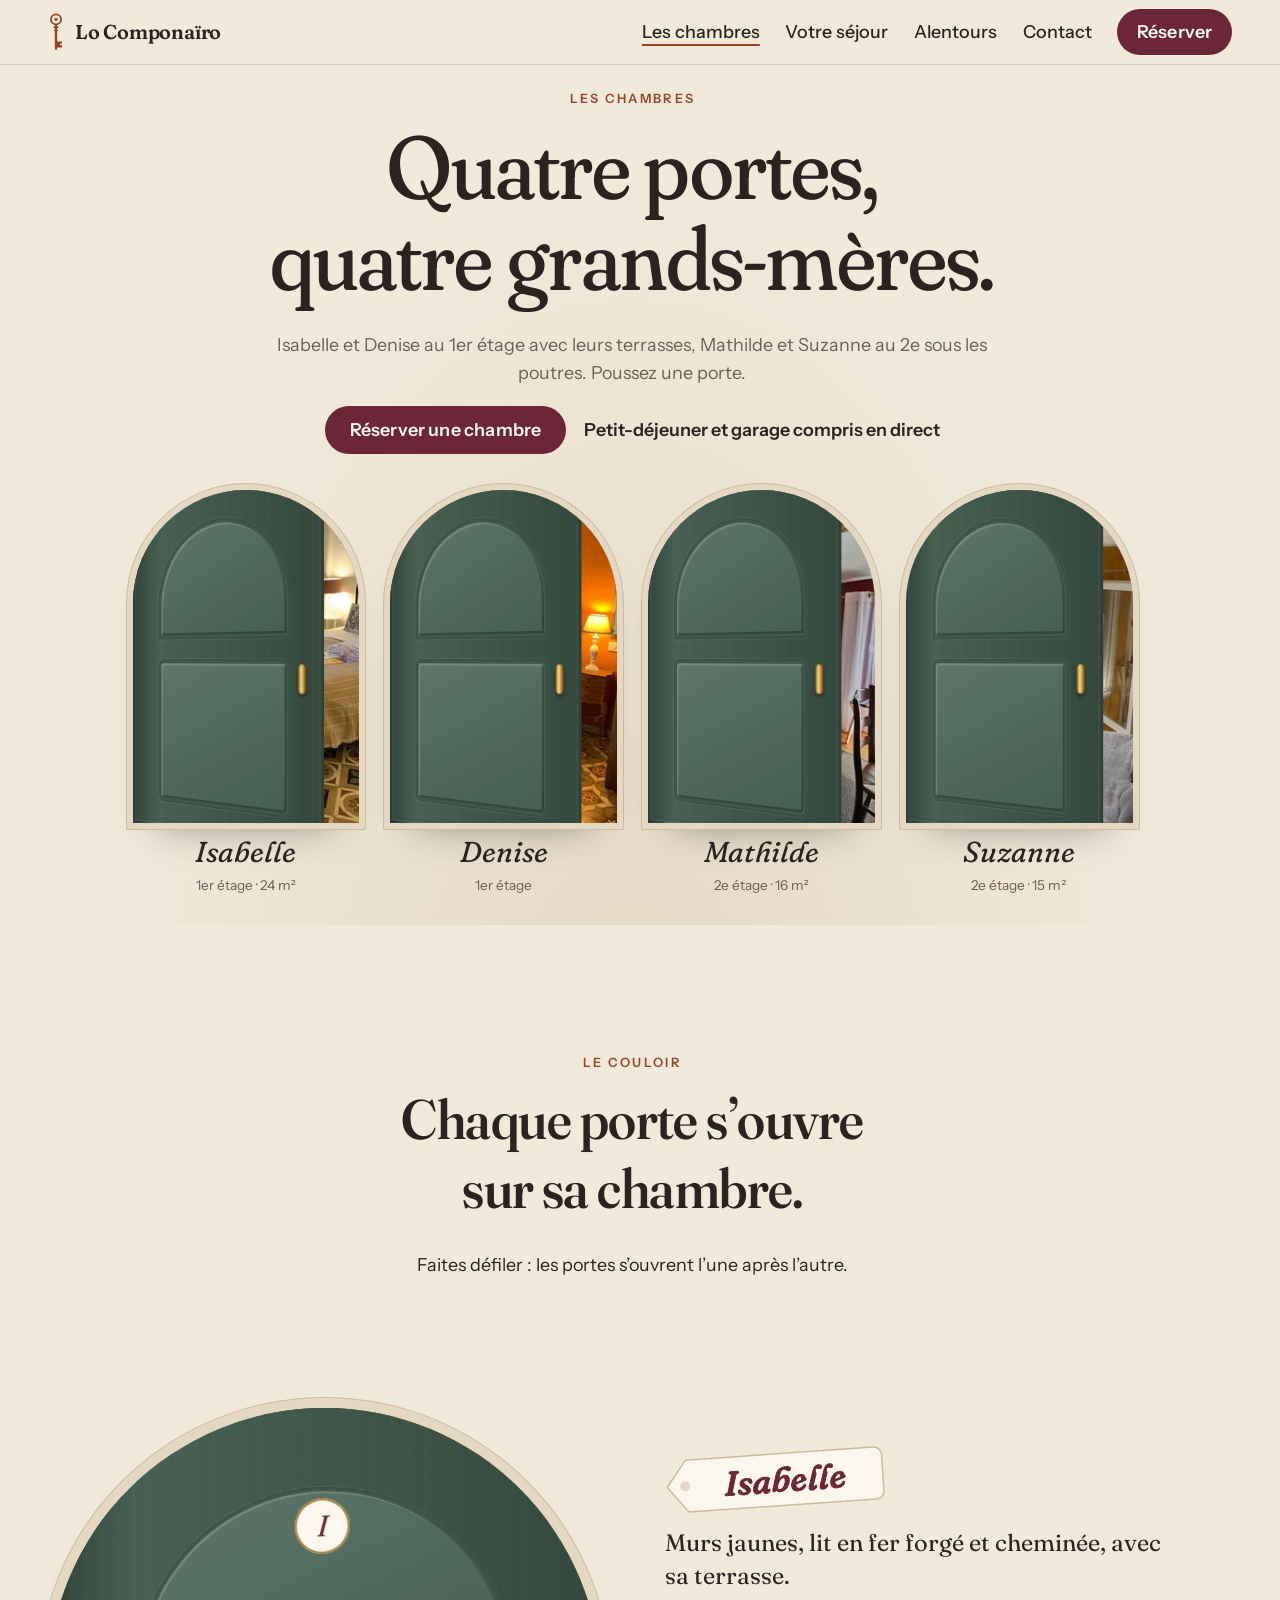
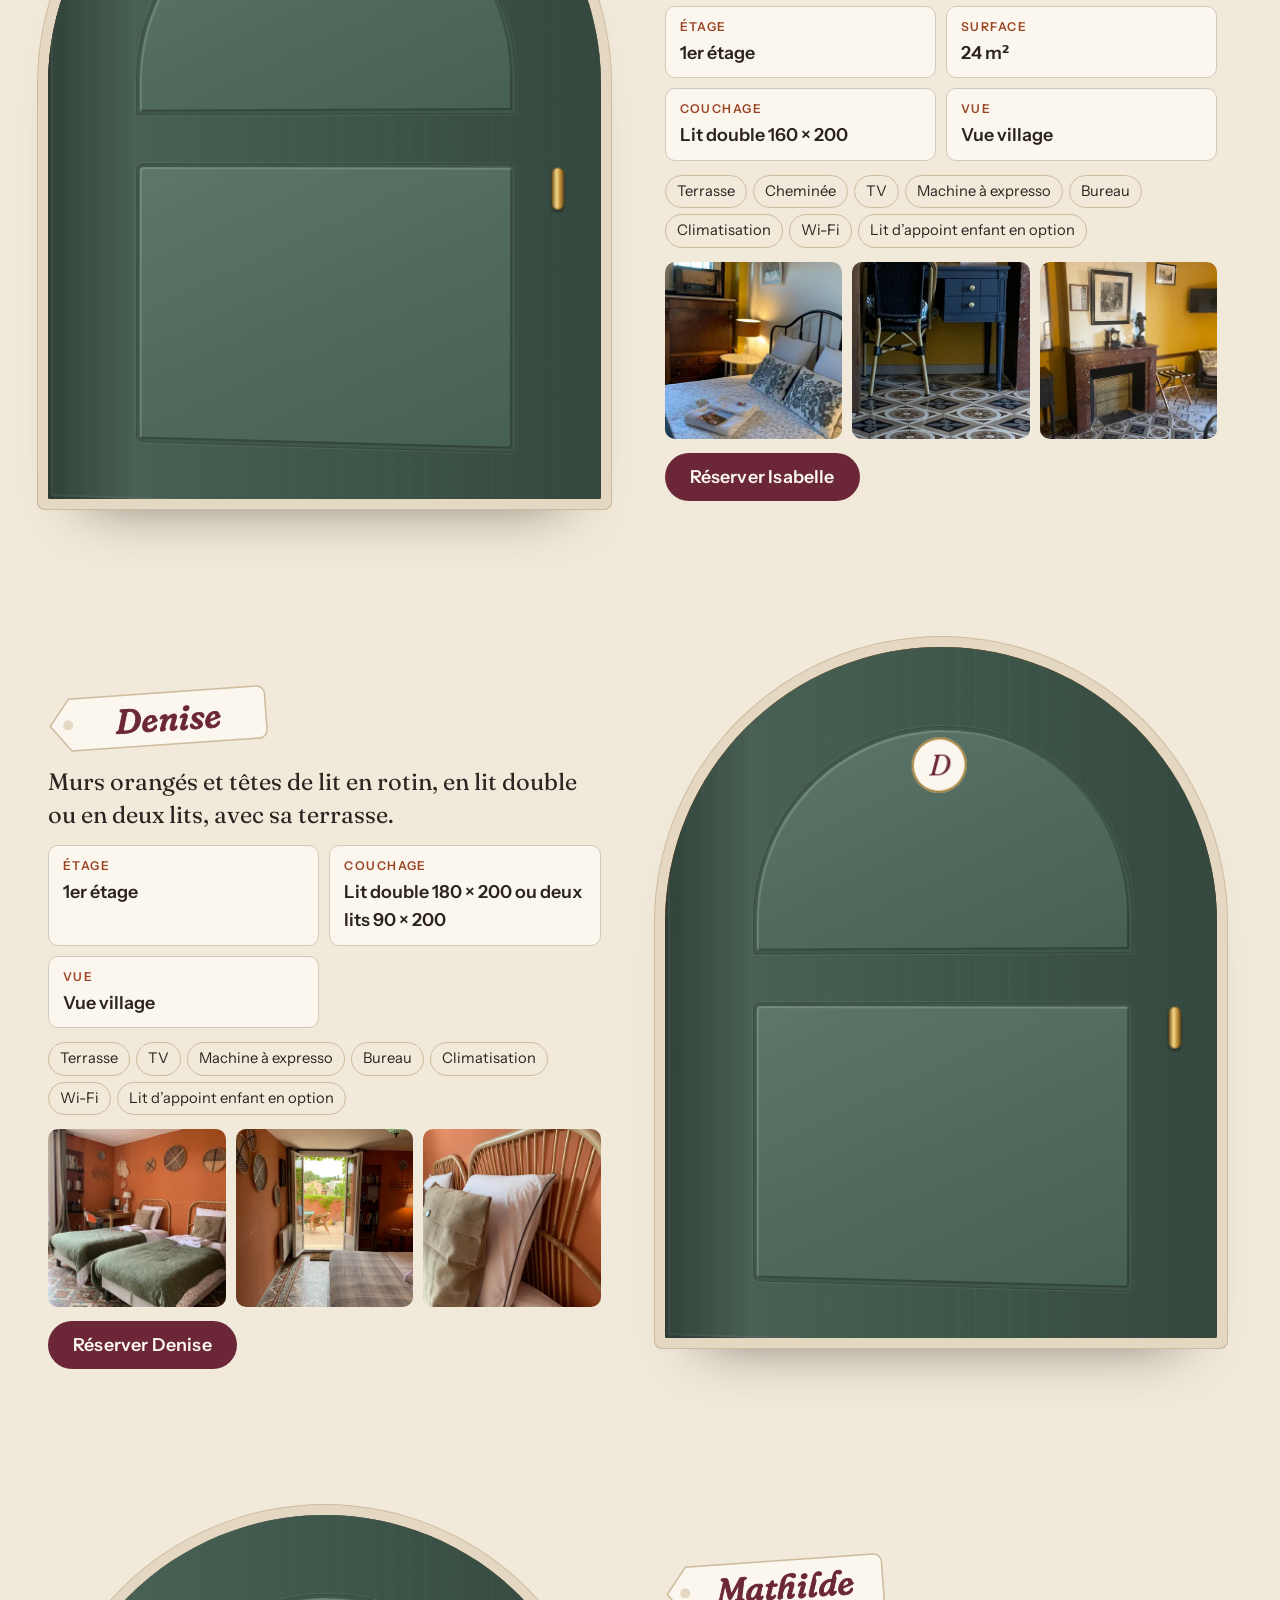
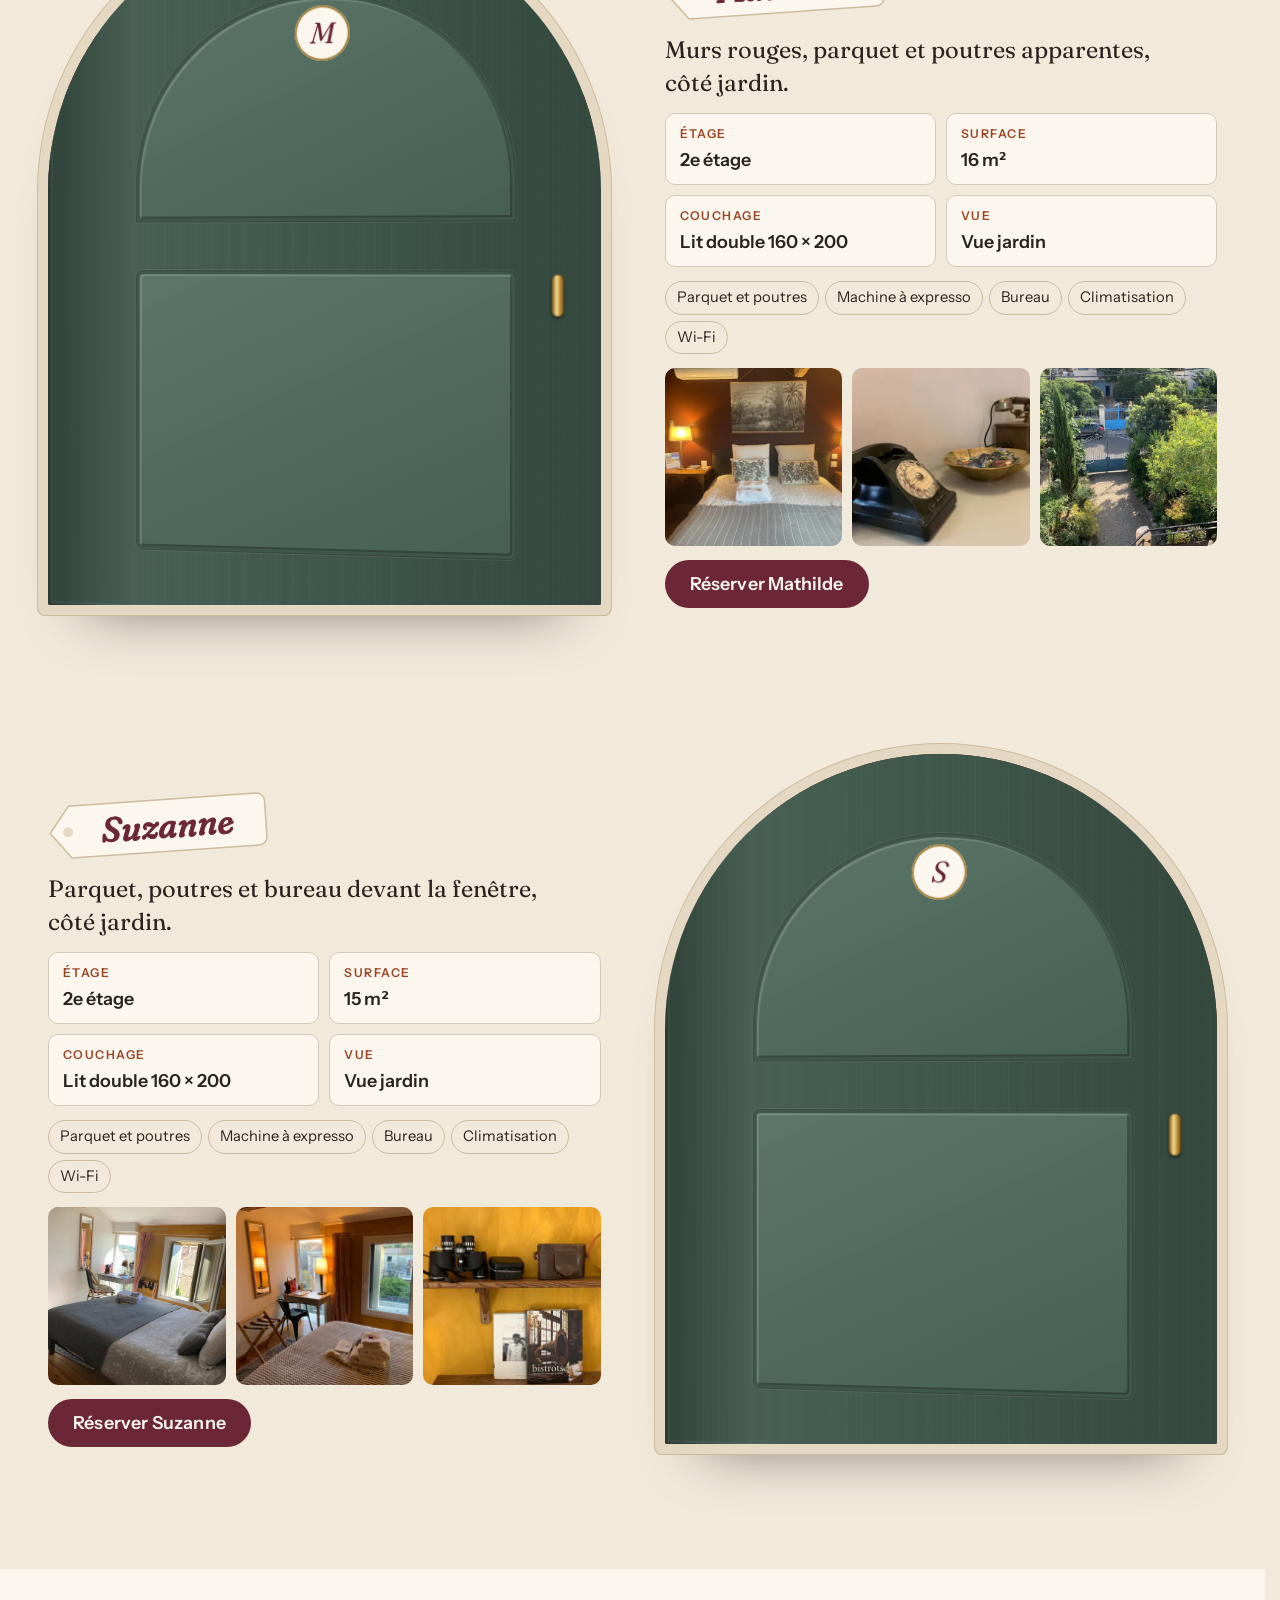
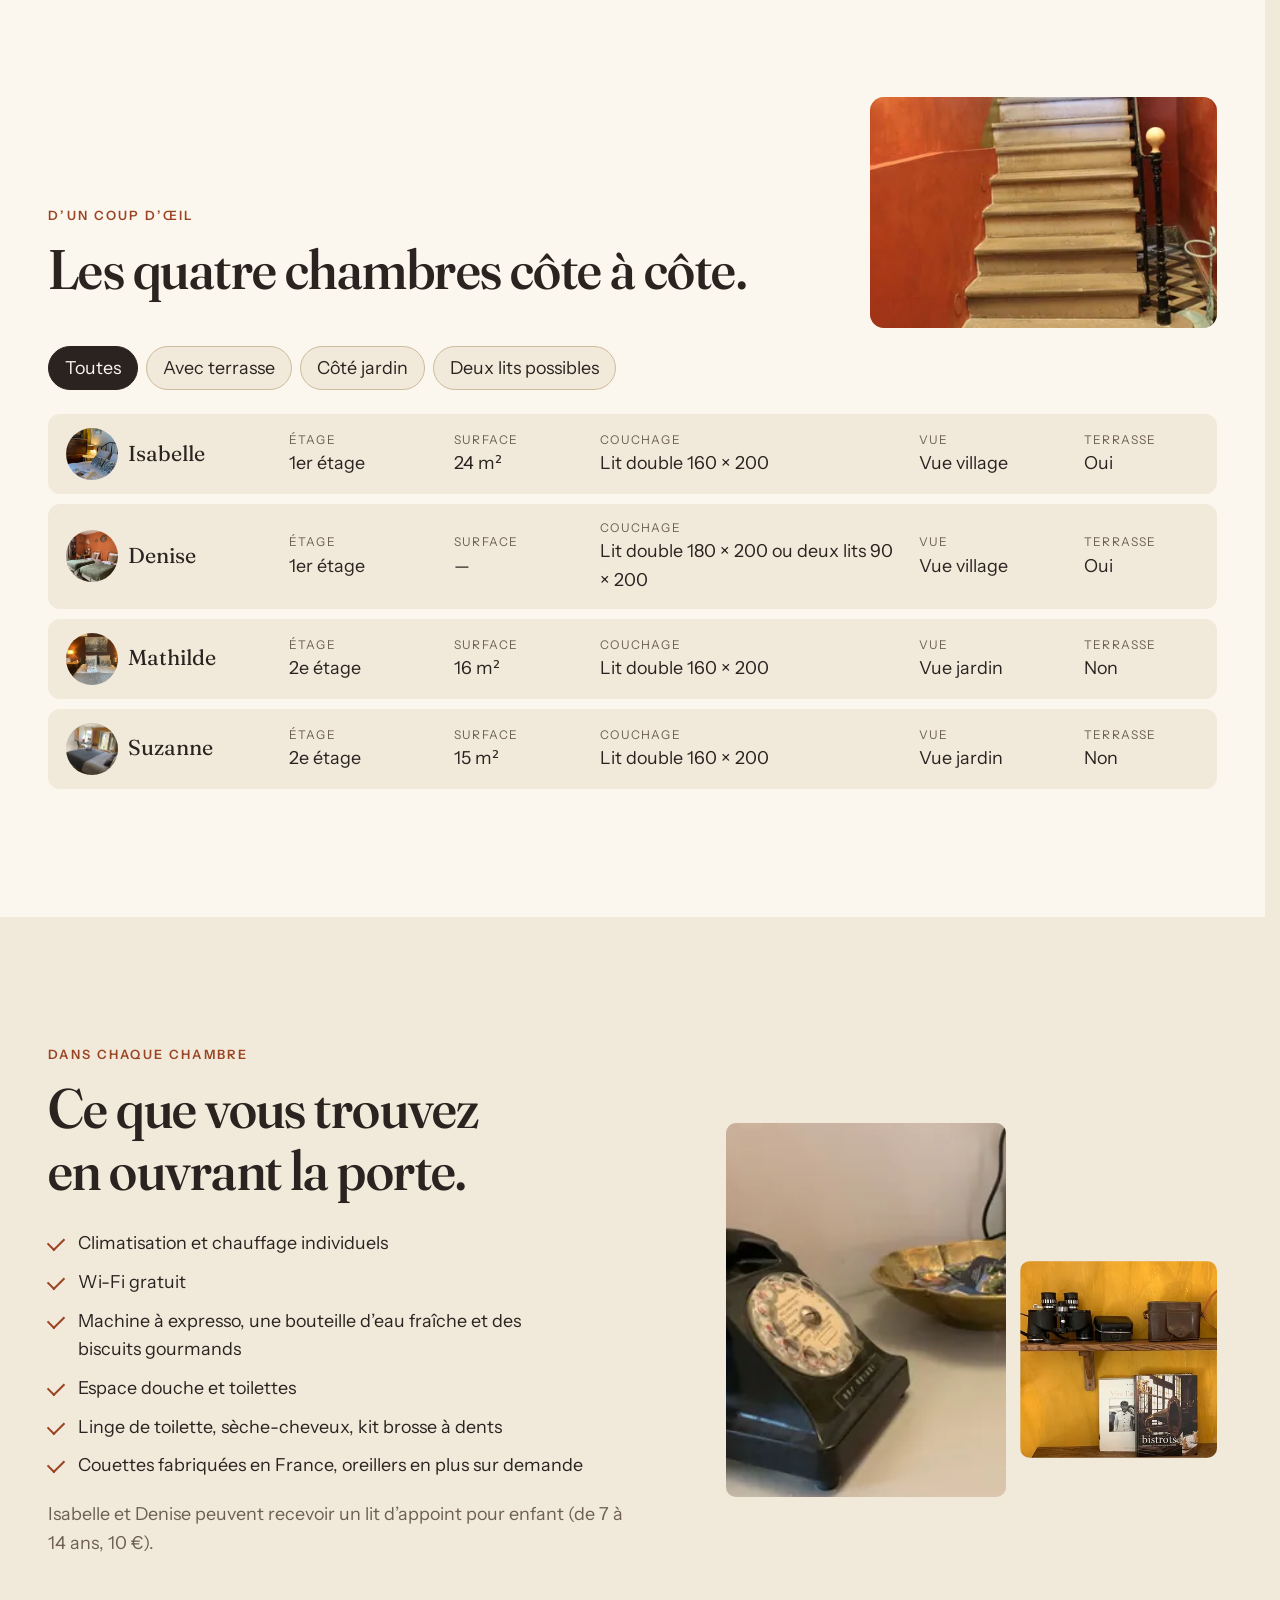
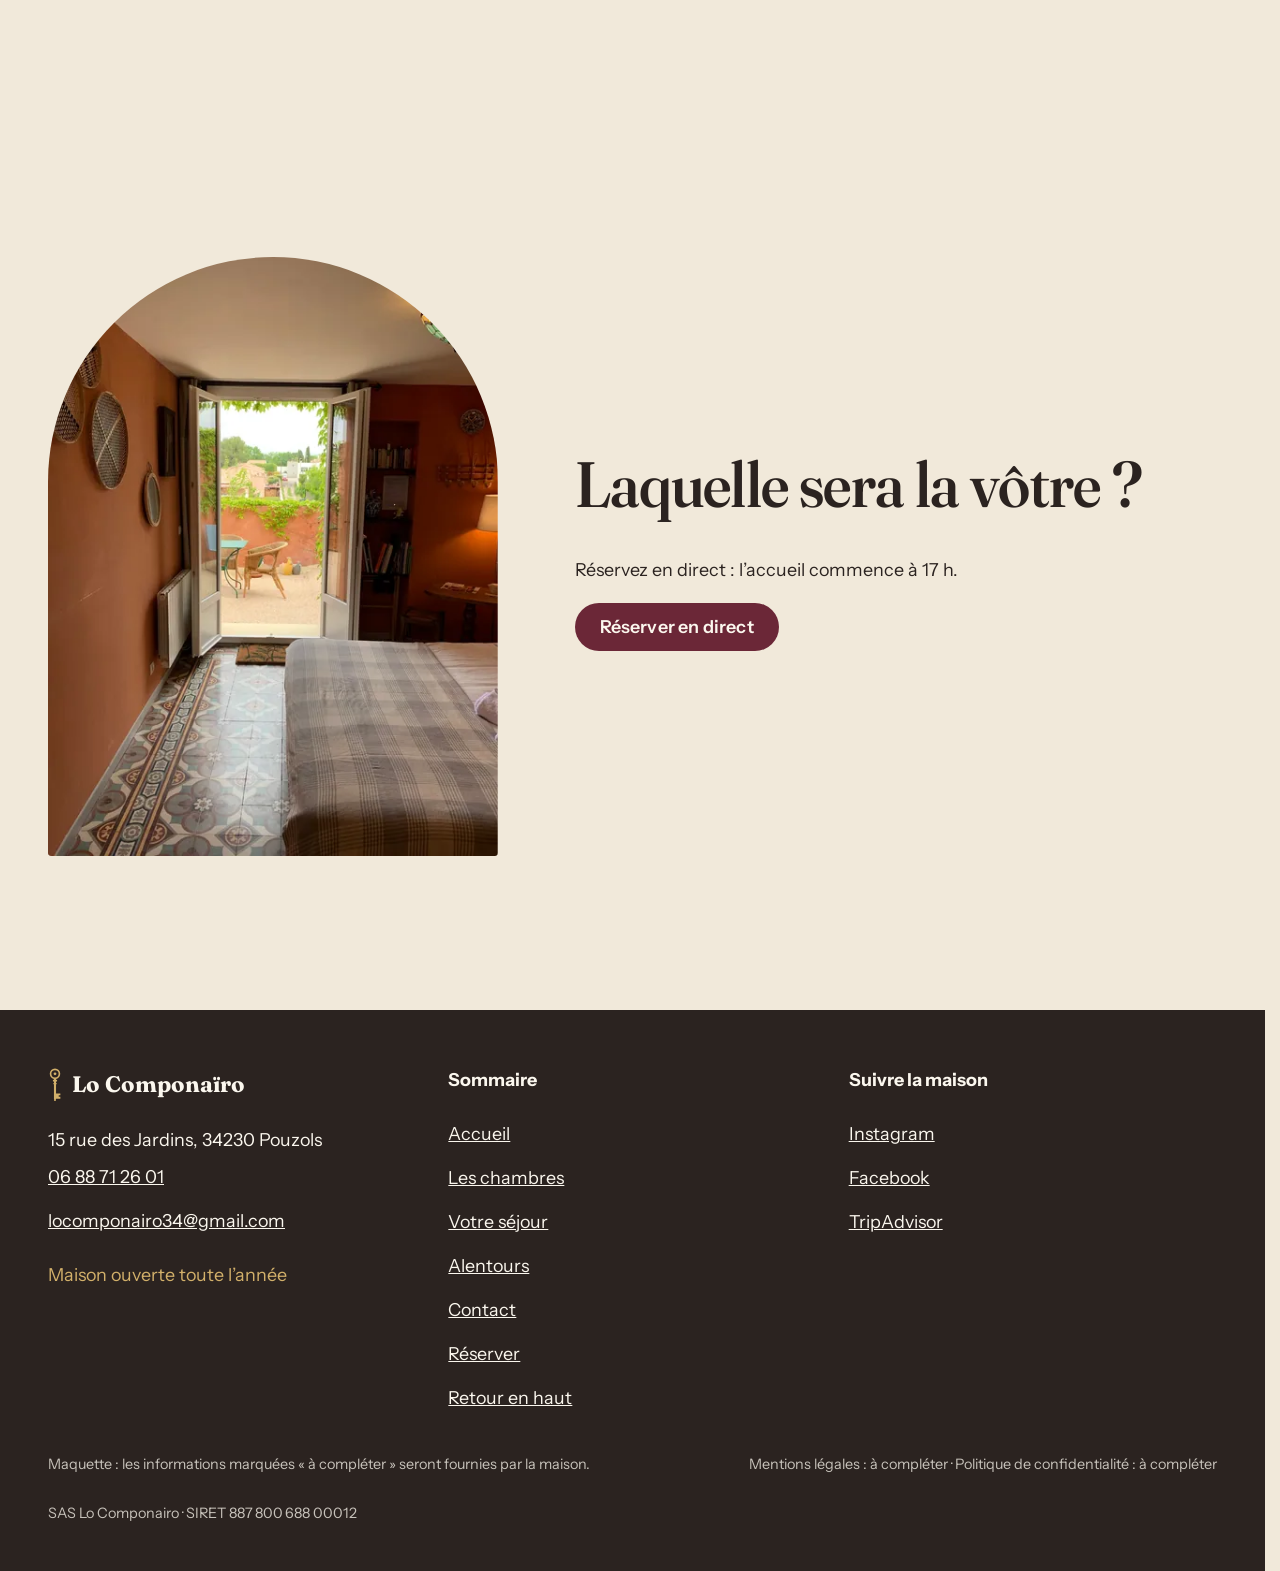
<file: chambres.html>
<!doctype html>
<html lang="fr" data-v="5">
<head>
<meta charset="utf-8">
<meta name="viewport" content="width=device-width, initial-scale=1, viewport-fit=cover">
<title>Les quatre chambres : Lo Componaïro, Pouzols</title>
<meta name="description" content="Isabelle, Denise, Mathilde et Suzanne : surfaces, lits, vues et équipements des quatre chambres de la maison.">
<meta name="robots" content="noindex, nofollow">
<link rel="canonical" href="https://locomponairo-maquette.vercel.app/chambres">
<style>:root{--fond:#f1e9da;--texte:#2b2320;--voile-fond:#4a1c26;--ouverture-fond:#4a1c26;--menu-fond:#2b2320}:root { --entete-h: 72px; --barres-h: 0px; } html { background: var(--fond); color: var(--texte); scrollbar-gutter: stable; } body { margin: 0; background: var(--fond); } html.js:not(.calme):not(.secours):not([data-arrivee="retour"]) [data-anime] { opacity: 0; } html.js:not(.calme):not(.secours):not([data-arrivee="retour"]) [data-anime].vu { opacity: 1; } [data-voile] { position: fixed; inset: 0; z-index: 900; background: var(--voile-fond); transform: translateY(100%); visibility: hidden; pointer-events: none; } html[data-arrivee="voile"]:not(.voile-leve):not(.calme):not(.secours) [data-voile] { transform: none; visibility: visible; } html.calme [data-voile], html.secours [data-voile] { visibility: hidden !important; } .ouverture-panneau { position: fixed; inset: 0; z-index: 850; display: none; place-content: center; justify-items: center; background: var(--ouverture-fond, var(--voile-fond)); color: var(--fond); text-align: center; } html.js[data-arrivee="intro"]:not(.calme):not(.secours):not(.intro-finie) .ouverture-panneau { display: grid; } html.defilement-bloque, html.defilement-bloque body, html.js[data-arrivee="intro"]:not(.calme):not(.secours):not(.intro-finie), html.js[data-arrivee="intro"]:not(.calme):not(.secours):not(.intro-finie) body, html[data-arrivee="voile"]:not(.voile-leve):not(.calme):not(.secours), html[data-arrivee="voile"]:not(.voile-leve):not(.calme):not(.secours) body { overflow: hidden; } html.js[data-arrivee="intro"]:not(.calme):not(.secours):not(.intro-finie) { background-color: var(--ouverture-fond, var(--voile-fond)); } html[data-arrivee="voile"]:not(.voile-leve):not(.calme):not(.secours) { background-color: var(--voile-fond); }</style>
<script>(function () {
var d = document.documentElement, ss = null, ls = null;
try { ss = window.sessionStorage; ls = window.localStorage; } catch (e) {}
d.classList.add('js');
var calme = false;
try { ls && ls.removeItem('socle:calme'); } catch (e) {}
if (calme) d.classList.add('calme');
var nav = performance.getEntriesByType ? performance.getEntriesByType('navigation')[0] : null;
var type = nav ? nav.type : 'navigate';
var depart = null;
try { depart = JSON.parse(ss.getItem('socle:depart') || 'null'); ss.removeItem('socle:depart'); } catch (e) {}
if (depart && !(Date.now() - depart.t < 15000)) depart = null;
var retourSection = false;
try { retourSection = !!ss.getItem('socle:calme-retour'); } catch (e) {}
var mode = type === 'back_forward' || retourSection ? 'retour' : type === 'reload' ? 'intro' : depart ? 'voile' : 'intro';
d.setAttribute('data-arrivee', mode);
if (mode === 'voile' && depart.couleur) d.style.setProperty('--voile-fond', depart.couleur);
if (type === 'reload' && 'scrollRestoration' in history) {
if (!retourSection) history.scrollRestoration = 'manual';
}
try {
var choisie = ls && ls.getItem('socle:langue');
var langue = (d.lang || '').slice(0, 2);
if (choisie && choisie !== langue && type === 'navigate' && !depart) {
var alt = document.querySelector('link[rel="alternate"][hreflang="' + choisie + '"]');
if (alt) location.replace(new URL(alt.href).pathname + location.search + location.hash);
}
} catch (e) {}
setTimeout(function () { if (!d.classList.contains('demarre')) d.classList.add('secours'); }, 2000);
})();</script>
<link rel="preload" href="/assets/polices/fraunces.woff2" as="font" type="font/woff2" crossorigin>
<link rel="preload" href="/assets/polices/instrument-sans.woff2" as="font" type="font/woff2" crossorigin>
<link rel="stylesheet" href="/assets/css/socle.css?v=5">
<link rel="stylesheet" href="/assets/css/site.css?v=5">
<link rel="modulepreload" href="/assets/js/site.js?v=5">
<link rel="modulepreload" href="/assets/js/socle/index.js?v=5">
<script src="/assets/vendor/gsap.min.js" defer></script>
<script src="/assets/vendor/ScrollTrigger.min.js" defer></script>
<script src="/assets/vendor/SplitText.min.js" defer></script>
<script type="module" src="/assets/js/site.js?v=5"></script>
<meta name="theme-color" content="#f1e9da">
<link rel="icon" href="/assets/images/favicon.svg" type="image/svg+xml">
<link rel="apple-touch-icon" href="/assets/images/apple-touch-icon.png">
<meta property="og:type" content="website">
<meta property="og:site_name" content="Lo Componaïro">
<meta property="og:locale" content="fr_FR">
<meta property="og:title" content="Les quatre chambres : Lo Componaïro, Pouzols">
<meta property="og:description" content="Isabelle, Denise, Mathilde et Suzanne : surfaces, lits, vues et équipements des quatre chambres de la maison.">
<meta property="og:url" content="https://locomponairo-maquette.vercel.app/chambres">
<meta property="og:image" content="https://locomponairo-maquette.vercel.app/assets/partage/chambres-fr.jpg">
<meta property="og:image:width" content="1200">
<meta property="og:image:height" content="630">
<meta property="og:image:alt" content="Les quatre chambres de Lo Componaïro">
<meta name="twitter:card" content="summary_large_image">
<script type="application/ld+json">{"@context":"https://schema.org","@type":"BedAndBreakfast","name":"Lo Componaïro","url":"https://locomponairo-maquette.vercel.app/","telephone":"+33688712601","email":"locomponairo34@gmail.com","address":{"@type":"PostalAddress","streetAddress":"15 rue des Jardins","postalCode":"34230","addressLocality":"Pouzols","addressRegion":"Hérault","addressCountry":"FR"},"checkinTime":"17:00","checkoutTime":"11:00","numberOfRooms":4,"petsAllowed":false,"amenityFeature":[{"@type":"LocationFeatureSpecification","name":"Petit-déjeuner inclus","value":true},{"@type":"LocationFeatureSpecification","name":"Garage fermé","value":true},{"@type":"LocationFeatureSpecification","name":"Wi-Fi","value":true},{"@type":"LocationFeatureSpecification","name":"Climatisation","value":true}],"description":"Chambre d'hôtes dans une maison vigneronne de 1850 à Pouzols (Hérault) : quatre chambres, terrasses, garage fermé, petit-déjeuner inclus."}</script>
</head>
<body id="haut">
<svg class="defs-laiton" width="0" height="0" aria-hidden="true" focusable="false"><defs>
  <linearGradient id="laiton-tige" x1="0" y1="0" x2="1" y2="0"><stop offset="0" stop-color="#4f350f"/><stop offset=".2" stop-color="#9c7027"/><stop offset=".42" stop-color="#f6dd96"/><stop offset=".56" stop-color="#d4ad57"/><stop offset=".8" stop-color="#83601f"/><stop offset="1" stop-color="#46300d"/></linearGradient>
  <linearGradient id="laiton-plat" x1="0" y1="0" x2="1" y2="1"><stop offset="0" stop-color="#f7e2a2"/><stop offset=".32" stop-color="#c7963f"/><stop offset=".62" stop-color="#e6c473"/><stop offset="1" stop-color="#6a4914"/></linearGradient>
  <linearGradient id="laiton-anneau" x1="0" y1="0" x2="1" y2="1"><stop offset="0" stop-color="#fbe9ad"/><stop offset=".28" stop-color="#c7963f"/><stop offset=".52" stop-color="#6f4c15"/><stop offset=".78" stop-color="#d6ae5b"/><stop offset="1" stop-color="#f1d58a"/></linearGradient>
</defs></svg>
<div data-voile data-forme="serrure" aria-hidden="true"><div class="voile-contenu"><svg class="voile-icone" viewBox="-30 30 60 160" aria-hidden="true" focusable="false"><g class="cle">
  <circle class="cle-anneau" cx="0" cy="62" r="19" fill="none" stroke-width="7"/>
  <circle class="cle-anneau-reflet" cx="0" cy="62" r="19" fill="none" stroke-width="1.6"/>
  <path class="cle-metal cle-orne" d="M0 37 c4 0 6 3 6 6 c0 2-2 4-6 4 c-4 0-6-2-6-4 c0-3 2-6 6-6 z"/>
  <circle class="cle-metal" cx="0" cy="62" r="6"/>
  <rect class="cle-metal cle-tige" x="-4.5" y="80" width="9" height="92" rx="2"/>
  <rect class="cle-metal cle-bague" x="-9" y="88" width="18" height="7" rx="2.5"/>
  <rect class="cle-metal cle-bague" x="-8" y="102" width="16" height="4.5" rx="2"/>
  <path class="cle-metal cle-panneton" d="M3 146 h20 v8 h-7 v6 h7 v9 h-20 z"/>
  <circle class="cle-metal" cx="0" cy="174" r="4.5"/>
  <path class="cle-reflet" d="M-2.2 84 V168"/>
</g></svg><span data-voile-libelle>Les chambres</span></div></div>
<div class="ouverture-panneau" data-ouverture aria-hidden="true">
  <svg class="ouverture-serrure" viewBox="-60 -60 120 160" aria-hidden="true"><path d="M-24.8 26 A 50 50 0 1 1 24.8 26 L 34 92 L -34 92 Z"/></svg>
  <div class="ouverture-objet" data-ouverture-objet><svg class="cle-intro cle-laiton" viewBox="-34 30 68 156" aria-hidden="true" focusable="false" data-audit-ignorer><g class="cle">
  <circle class="cle-anneau" cx="0" cy="62" r="19" fill="none" stroke-width="7"/>
  <circle class="cle-anneau-reflet" cx="0" cy="62" r="19" fill="none" stroke-width="1.6"/>
  <path class="cle-metal cle-orne" d="M0 37 c4 0 6 3 6 6 c0 2-2 4-6 4 c-4 0-6-2-6-4 c0-3 2-6 6-6 z"/>
  <circle class="cle-metal" cx="0" cy="62" r="6"/>
  <rect class="cle-metal cle-tige" x="-4.5" y="80" width="9" height="92" rx="2"/>
  <rect class="cle-metal cle-bague" x="-9" y="88" width="18" height="7" rx="2.5"/>
  <rect class="cle-metal cle-bague" x="-8" y="102" width="16" height="4.5" rx="2"/>
  <path class="cle-metal cle-panneton" d="M3 146 h20 v8 h-7 v6 h7 v9 h-20 z"/>
  <circle class="cle-metal" cx="0" cy="174" r="4.5"/>
  <path class="cle-reflet" d="M-2.2 84 V168"/>
</g></svg></div>
  <p class="ouverture-nom">Lo Componaïro</p>
  <span class="ouverture-trait"></span>
  <p class="ouverture-ligne">Maison vigneronne · 1850</p>
</div>
<a class="evitement" href="#contenu">Aller au contenu</a>
<header data-entete>
  <div class="entete-rangee">
    <a class="entete-logo" href="/" data-libelle="Accueil">
      <svg class="entete-icone" viewBox="-30 30 60 160" aria-hidden="true" focusable="false"><g class="cle">
  <circle class="cle-anneau" cx="0" cy="62" r="19" fill="none" stroke-width="7"/>
  <circle class="cle-anneau-reflet" cx="0" cy="62" r="19" fill="none" stroke-width="1.6"/>
  <path class="cle-metal cle-orne" d="M0 37 c4 0 6 3 6 6 c0 2-2 4-6 4 c-4 0-6-2-6-4 c0-3 2-6 6-6 z"/>
  <circle class="cle-metal" cx="0" cy="62" r="6"/>
  <rect class="cle-metal cle-tige" x="-4.5" y="80" width="9" height="92" rx="2"/>
  <rect class="cle-metal cle-bague" x="-9" y="88" width="18" height="7" rx="2.5"/>
  <rect class="cle-metal cle-bague" x="-8" y="102" width="16" height="4.5" rx="2"/>
  <path class="cle-metal cle-panneton" d="M3 146 h20 v8 h-7 v6 h7 v9 h-20 z"/>
  <circle class="cle-metal" cx="0" cy="174" r="4.5"/>
  <path class="cle-reflet" d="M-2.2 84 V168"/>
</g></svg><span>Lo Componaïro</span>
    </a>
    <nav data-nav aria-label="Navigation principale">
      <ul><li><a href="/chambres" data-libelle="Les chambres" aria-current="page">Les chambres</a></li><li><a href="/votre-sejour" data-libelle="Votre séjour">Votre séjour</a></li><li><a href="/alentours" data-libelle="Alentours">Alentours</a></li><li><a href="/contact" data-libelle="Contact">Contact</a></li></ul>
    </nav>
    <div class="entete-actions">
      <a class="bouton bouton--action entete-action" href="/reserver" data-libelle="Réserver">Réserver</a>
      <button type="button" data-menu-bouton aria-controls="menu" aria-expanded="false" data-libelle-ouvrir="Menu" data-libelle-fermer="Fermer"><span data-libelle-bouton>Menu</span></button>
      <a class="menu-sansjs" href="#menu" data-menu-lien>Menu</a>
    </div>
  </div>
</header>
<script>/* Avant le premier affichage : rangées de la navigation (même règle que ajusterNav dans assets/js/socle/entete.js)
   et hauteur réelle de l'en-tête, pour que rien ne saute quand le JavaScript du site prend la main. */
(function () {
  var h = document.documentElement, u = document.querySelector('[data-nav] ul'), e = document.querySelector('[data-entete]');
  if (u) {
    var deborde = function () { return u.scrollWidth > u.clientWidth + 1; }, c = deborde();
    if (c && window.matchMedia('(min-width: 900px)').matches) {
      h.classList.add('nav-deux-rangees'); c = deborde();
      if (c) { h.classList.add('nav-deux-lignes'); var a = u.querySelector('a'); c = !a || u.getBoundingClientRect().height > a.getBoundingClientRect().height * 2.5; }
      if (c) h.classList.remove('nav-deux-rangees', 'nav-deux-lignes');
    }
    if (c) h.classList.add('nav-compacte');
  }
  if (e) h.style.setProperty('--entete-h', Math.round(e.getBoundingClientRect().height) + 'px');
})();</script>
<span id="menu-ferme" aria-hidden="true"></span>
<div id="menu" data-menu role="dialog" aria-modal="true" aria-label="Menu">
  <p class="menu-sansjs-fermer"><a href="#menu-ferme">Fermer</a></p>
  <ul><li style="--i:0"><a href="/" class="menu-lien" data-libelle="Accueil">Accueil</a></li><li style="--i:1"><a href="/chambres" class="menu-lien" data-libelle="Les chambres" aria-current="page">Les chambres</a></li><li style="--i:2"><a href="/votre-sejour" class="menu-lien" data-libelle="Votre séjour">Votre séjour</a></li><li style="--i:3"><a href="/alentours" class="menu-lien" data-libelle="Alentours">Alentours</a></li><li style="--i:4"><a href="/contact" class="menu-lien" data-libelle="Contact">Contact</a></li><li style="--i:5"><a href="/reserver" class="menu-lien" data-libelle="Réserver">Réserver</a></li></ul>
  <p><a class="bouton" href="tel:+33688712601">Appeler 06 88 71 26 01</a></p>
</div>
<main id="contenu" tabindex="-1" data-grille="fil" data-sarment>
<section class="tete-portes" id="debut">
  <div class="conteneur tete-portes-texte">
    <p class="surtitre" data-anime="gsap" data-tete-anime>Les chambres</p>
    <h1 class="tete-portes-titre" data-anime="gsap" data-tete-anime>Quatre portes, quatre grands-mères.</h1>
    <p class="tete-portes-intro masque-ecran-bas" data-anime="gsap" data-tete-anime>Isabelle et Denise au 1er étage avec leurs terrasses, Mathilde et Suzanne au 2e sous les poutres. Poussez une porte.</p>
    <p class="tete-portes-actions" data-anime="gsap" data-tete-anime><a href="/reserver" class="bouton bouton--action" data-libelle="Réserver" data-action-principale>Réserver une chambre</a> <span class="tete-info" data-info-cle>Petit-déjeuner et garage compris en direct</span></p>
  </div>
  <ul class="portes conteneur" data-portes data-effet="portes" data-iris-centre aria-label="Les quatre portes des chambres">
    <li class="porte-item" style="--i:0">
      <a class="porte" href="#isabelle" data-sans-transition>
        <span class="porte-cadre">
          <figure class="media porte-photo" style="--cadrage:50% 45%">
  <picture>
    <img src="/assets/images/isabelle-1-960.webp" srcset="/assets/images/isabelle-1-480.webp 480w, /assets/images/isabelle-1-640.webp 640w, /assets/images/isabelle-1-960.webp 960w" sizes="(max-width: 760px) 24vw, 20vw" alt="" width="960" height="720" fetchpriority="high" loading="eager" decoding="async">
  </picture>
</figure>
          <span class="porte-battant" aria-hidden="true"><span class="porte-poignee"></span></span>
          <span class="porte-voir" aria-hidden="true">Voir ↓</span>
        </span>
        <span class="porte-nom">Isabelle</span>
        <span class="porte-etage">1er étage · 24 m²</span>
      </a>
    </li><li class="porte-item" style="--i:1">
      <a class="porte" href="#denise" data-sans-transition>
        <span class="porte-cadre">
          <figure class="media porte-photo" style="--cadrage:50% 45%">
  <picture>
    <img src="/assets/images/denise-1-960.webp" srcset="/assets/images/denise-1-480.webp 480w, /assets/images/denise-1-640.webp 640w, /assets/images/denise-1-960.webp 960w" sizes="(max-width: 760px) 24vw, 20vw" alt="" width="960" height="720" fetchpriority="high" loading="eager" decoding="async">
  </picture>
</figure>
          <span class="porte-battant" aria-hidden="true"><span class="porte-poignee"></span></span>
          <span class="porte-voir" aria-hidden="true">Voir ↓</span>
        </span>
        <span class="porte-nom">Denise</span>
        <span class="porte-etage">1er étage</span>
      </a>
    </li><li class="porte-item" style="--i:2">
      <a class="porte" href="#mathilde" data-sans-transition>
        <span class="porte-cadre">
          <figure class="media porte-photo" style="--cadrage:50% 45%">
  <picture>
    <img src="/assets/images/mathilde-1-960.webp" srcset="/assets/images/mathilde-1-480.webp 480w, /assets/images/mathilde-1-640.webp 640w, /assets/images/mathilde-1-960.webp 960w" sizes="(max-width: 760px) 24vw, 20vw" alt="" width="960" height="720" loading="lazy" decoding="async">
  </picture>
</figure>
          <span class="porte-battant" aria-hidden="true"><span class="porte-poignee"></span></span>
          <span class="porte-voir" aria-hidden="true">Voir ↓</span>
        </span>
        <span class="porte-nom">Mathilde</span>
        <span class="porte-etage">2e étage · 16 m²</span>
      </a>
    </li><li class="porte-item" style="--i:3">
      <a class="porte" href="#suzanne" data-sans-transition>
        <span class="porte-cadre">
          <figure class="media porte-photo" style="--cadrage:50% 45%">
  <picture>
    <img src="/assets/images/suzanne-1-960.webp" srcset="/assets/images/suzanne-1-480.webp 480w, /assets/images/suzanne-1-640.webp 640w, /assets/images/suzanne-1-960.webp 960w" sizes="(max-width: 760px) 24vw, 20vw" alt="" width="960" height="720" loading="lazy" decoding="async">
  </picture>
</figure>
          <span class="porte-battant" aria-hidden="true"><span class="porte-poignee"></span></span>
          <span class="porte-voir" aria-hidden="true">Voir ↓</span>
        </span>
        <span class="porte-nom">Suzanne</span>
        <span class="porte-etage">2e étage · 15 m²</span>
      </a>
    </li>
  </ul>
</section>
<section class="couloir" id="couloir" data-grille="scene" data-effet="couloir" data-fil="gauche">
  <div class="conteneur couloir-tete">
    <p class="surtitre" data-anime>Le couloir</p>
    <h2 data-anime="lettres">Chaque porte s’ouvre sur sa chambre.</h2>
    <p data-anime>Faites défiler : les portes s’ouvrent l’une après l’autre.</p>
  </div>
  <article class="chambre conteneur" id="isabelle" data-chambre>
    <div class="chambre-porte" data-collant>
      <div class="chambre-cadre">
        <figure class="media chambre-photo" style="--cadrage:50% 45%">
  <picture>
    <img src="/assets/images/isabelle-1-960.webp" srcset="/assets/images/isabelle-1-480.webp 480w, /assets/images/isabelle-1-640.webp 640w, /assets/images/isabelle-1-960.webp 960w" sizes="(max-width: 760px) 92vw, 46vw" alt="Chambre Isabelle" width="960" height="720" loading="lazy" decoding="async">
  </picture>
</figure>
        <div class="chambre-battant" aria-hidden="true" data-battant><span class="porte-poignee"></span><span class="chambre-plaque">I</span></div>
      </div>
    </div>
    <div class="chambre-infos">
      <svg class="etiquette-plume etiquette-plume--titre" viewBox="0 0 220 64" aria-hidden="true" data-plume data-effet="etiquette-plume" data-grille="typo"><path class="etiquette-plume-papier" d="M2 32 L22 6 H210 a8 8 0 0 1 8 8 V50 a8 8 0 0 1 -8 8 H22 Z"/><circle cx="20" cy="32" r="5" class="etiquette-plume-trou"/><text x="120" y="44" text-anchor="middle">Isabelle</text></svg>
      <h3 class="chambre-nom">Isabelle</h3>
      <p class="chambre-dit">Murs jaunes, lit en fer forgé et cheminée, avec sa terrasse.</p>
      <dl class="chambre-fiche">
        <div><dt>Étage</dt><dd>1er étage</dd></div>
        <div><dt>Surface</dt><dd>24 m²</dd></div>
        <div><dt>Couchage</dt><dd>Lit double 160 × 200</dd></div>
        <div><dt>Vue</dt><dd>Vue village</dd></div>
      </dl>
      <ul class="chambre-equipements"><li>Terrasse</li><li>Cheminée</li><li>TV</li><li>Machine à expresso</li><li>Bureau</li><li>Climatisation</li><li>Wi-Fi</li><li>Lit d’appoint enfant en option</li></ul>
      <div class="chambre-galerie">
        <figure class="media chambre-vignette" data-fx="vitesse" data-fx-force="3" style="--cadrage:50% 50%">
  <picture>
    <img src="/assets/images/isabelle-2-960.webp" srcset="/assets/images/isabelle-2-480.webp 480w, /assets/images/isabelle-2-640.webp 640w, /assets/images/isabelle-2-960.webp 960w" sizes="(max-width: 760px) 30vw, 12vw" alt="" width="960" height="720" loading="lazy" decoding="async">
  </picture>
</figure><figure class="media chambre-vignette" data-fx="vitesse" data-fx-force="3" style="--cadrage:50% 50%">
  <picture>
    <img src="/assets/images/isabelle-3-960.webp" srcset="/assets/images/isabelle-3-480.webp 480w, /assets/images/isabelle-3-640.webp 640w, /assets/images/isabelle-3-960.webp 960w" sizes="(max-width: 760px) 30vw, 12vw" alt="" width="960" height="1280" loading="lazy" decoding="async">
  </picture>
</figure><figure class="media chambre-vignette" data-fx="vitesse" data-fx-force="3" style="--cadrage:50% 50%">
  <picture>
    <img src="/assets/images/isabelle-4-960.webp" srcset="/assets/images/isabelle-4-480.webp 480w, /assets/images/isabelle-4-640.webp 640w, /assets/images/isabelle-4-960.webp 960w" sizes="(max-width: 760px) 30vw, 12vw" alt="" width="960" height="720" loading="lazy" decoding="async">
  </picture>
</figure>
      </div>
      <p><a href="/reserver?chambre=isabelle" class="bouton bouton--action" data-libelle="Réserver">Réserver Isabelle</a></p>
    </div>
  </article><article class="chambre conteneur chambre--inverse" id="denise" data-chambre>
    <div class="chambre-porte" data-collant>
      <div class="chambre-cadre">
        <figure class="media chambre-photo" style="--cadrage:50% 45%">
  <picture>
    <img src="/assets/images/denise-1-960.webp" srcset="/assets/images/denise-1-480.webp 480w, /assets/images/denise-1-640.webp 640w, /assets/images/denise-1-960.webp 960w" sizes="(max-width: 760px) 92vw, 46vw" alt="Chambre Denise" width="960" height="720" loading="lazy" decoding="async">
  </picture>
</figure>
        <div class="chambre-battant" aria-hidden="true" data-battant><span class="porte-poignee"></span><span class="chambre-plaque">D</span></div>
      </div>
    </div>
    <div class="chambre-infos">
      <svg class="etiquette-plume etiquette-plume--titre" viewBox="0 0 220 64" aria-hidden="true" data-plume data-effet="etiquette-plume" data-grille="typo"><path class="etiquette-plume-papier" d="M2 32 L22 6 H210 a8 8 0 0 1 8 8 V50 a8 8 0 0 1 -8 8 H22 Z"/><circle cx="20" cy="32" r="5" class="etiquette-plume-trou"/><text x="120" y="44" text-anchor="middle">Denise</text></svg>
      <h3 class="chambre-nom">Denise</h3>
      <p class="chambre-dit">Murs orangés et têtes de lit en rotin, en lit double ou en deux lits, avec sa terrasse.</p>
      <dl class="chambre-fiche">
        <div><dt>Étage</dt><dd>1er étage</dd></div>
        <div><dt>Couchage</dt><dd>Lit double 180 × 200 ou deux lits 90 × 200</dd></div>
        <div><dt>Vue</dt><dd>Vue village</dd></div>
      </dl>
      <ul class="chambre-equipements"><li>Terrasse</li><li>TV</li><li>Machine à expresso</li><li>Bureau</li><li>Climatisation</li><li>Wi-Fi</li><li>Lit d’appoint enfant en option</li></ul>
      <div class="chambre-galerie">
        <figure class="media chambre-vignette" data-fx="vitesse" data-fx-force="3" style="--cadrage:50% 50%">
  <picture>
    <img src="/assets/images/denise-2-960.webp" srcset="/assets/images/denise-2-480.webp 480w, /assets/images/denise-2-640.webp 640w, /assets/images/denise-2-960.webp 960w" sizes="(max-width: 760px) 30vw, 12vw" alt="" width="960" height="720" loading="lazy" decoding="async">
  </picture>
</figure><figure class="media chambre-vignette" data-fx="vitesse" data-fx-force="3" style="--cadrage:50% 50%">
  <picture>
    <img src="/assets/images/denise-3-960.webp" srcset="/assets/images/denise-3-480.webp 480w, /assets/images/denise-3-640.webp 640w, /assets/images/denise-3-960.webp 960w" sizes="(max-width: 760px) 30vw, 12vw" alt="" width="960" height="1280" loading="lazy" decoding="async">
  </picture>
</figure><figure class="media chambre-vignette" data-fx="vitesse" data-fx-force="3" style="--cadrage:50% 50%">
  <picture>
    <img src="/assets/images/denise-4-960.webp" srcset="/assets/images/denise-4-480.webp 480w, /assets/images/denise-4-640.webp 640w, /assets/images/denise-4-960.webp 960w" sizes="(max-width: 760px) 30vw, 12vw" alt="" width="960" height="1280" loading="lazy" decoding="async">
  </picture>
</figure>
      </div>
      <p><a href="/reserver?chambre=denise" class="bouton bouton--action" data-libelle="Réserver">Réserver Denise</a></p>
    </div>
  </article><article class="chambre conteneur" id="mathilde" data-chambre>
    <div class="chambre-porte" data-collant>
      <div class="chambre-cadre">
        <figure class="media chambre-photo" style="--cadrage:50% 45%">
  <picture>
    <img src="/assets/images/mathilde-1-960.webp" srcset="/assets/images/mathilde-1-480.webp 480w, /assets/images/mathilde-1-640.webp 640w, /assets/images/mathilde-1-960.webp 960w" sizes="(max-width: 760px) 92vw, 46vw" alt="Chambre Mathilde" width="960" height="720" loading="lazy" decoding="async">
  </picture>
</figure>
        <div class="chambre-battant" aria-hidden="true" data-battant><span class="porte-poignee"></span><span class="chambre-plaque">M</span></div>
      </div>
    </div>
    <div class="chambre-infos">
      <svg class="etiquette-plume etiquette-plume--titre" viewBox="0 0 220 64" aria-hidden="true" data-plume data-effet="etiquette-plume" data-grille="typo"><path class="etiquette-plume-papier" d="M2 32 L22 6 H210 a8 8 0 0 1 8 8 V50 a8 8 0 0 1 -8 8 H22 Z"/><circle cx="20" cy="32" r="5" class="etiquette-plume-trou"/><text x="120" y="44" text-anchor="middle">Mathilde</text></svg>
      <h3 class="chambre-nom">Mathilde</h3>
      <p class="chambre-dit">Murs rouges, parquet et poutres apparentes, côté jardin.</p>
      <dl class="chambre-fiche">
        <div><dt>Étage</dt><dd>2e étage</dd></div>
        <div><dt>Surface</dt><dd>16 m²</dd></div>
        <div><dt>Couchage</dt><dd>Lit double 160 × 200</dd></div>
        <div><dt>Vue</dt><dd>Vue jardin</dd></div>
      </dl>
      <ul class="chambre-equipements"><li>Parquet et poutres</li><li>Machine à expresso</li><li>Bureau</li><li>Climatisation</li><li>Wi-Fi</li></ul>
      <div class="chambre-galerie">
        <figure class="media chambre-vignette" data-fx="vitesse" data-fx-force="3" style="--cadrage:50% 50%">
  <picture>
    <img src="/assets/images/mathilde-2-960.webp" srcset="/assets/images/mathilde-2-480.webp 480w, /assets/images/mathilde-2-640.webp 640w, /assets/images/mathilde-2-960.webp 960w" sizes="(max-width: 760px) 30vw, 12vw" alt="" width="960" height="720" loading="lazy" decoding="async">
  </picture>
</figure><figure class="media chambre-vignette" data-fx="vitesse" data-fx-force="3" style="--cadrage:50% 50%">
  <picture>
    <img src="/assets/images/mathilde-3-960.webp" srcset="/assets/images/mathilde-3-480.webp 480w, /assets/images/mathilde-3-640.webp 640w, /assets/images/mathilde-3-960.webp 960w" sizes="(max-width: 760px) 30vw, 12vw" alt="" width="960" height="720" loading="lazy" decoding="async">
  </picture>
</figure><figure class="media chambre-vignette" data-fx="vitesse" data-fx-force="3" style="--cadrage:50% 50%">
  <picture>
    <img src="/assets/images/mathilde-4-960.webp" srcset="/assets/images/mathilde-4-480.webp 480w, /assets/images/mathilde-4-640.webp 640w, /assets/images/mathilde-4-960.webp 960w" sizes="(max-width: 760px) 30vw, 12vw" alt="" width="960" height="1280" loading="lazy" decoding="async">
  </picture>
</figure>
      </div>
      <p><a href="/reserver?chambre=mathilde" class="bouton bouton--action" data-libelle="Réserver">Réserver Mathilde</a></p>
    </div>
  </article><article class="chambre conteneur chambre--inverse" id="suzanne" data-chambre>
    <div class="chambre-porte" data-collant>
      <div class="chambre-cadre">
        <figure class="media chambre-photo" style="--cadrage:50% 45%">
  <picture>
    <img src="/assets/images/suzanne-1-960.webp" srcset="/assets/images/suzanne-1-480.webp 480w, /assets/images/suzanne-1-640.webp 640w, /assets/images/suzanne-1-960.webp 960w" sizes="(max-width: 760px) 92vw, 46vw" alt="Chambre Suzanne" width="960" height="720" loading="lazy" decoding="async">
  </picture>
</figure>
        <div class="chambre-battant" aria-hidden="true" data-battant><span class="porte-poignee"></span><span class="chambre-plaque">S</span></div>
      </div>
    </div>
    <div class="chambre-infos">
      <svg class="etiquette-plume etiquette-plume--titre" viewBox="0 0 220 64" aria-hidden="true" data-plume data-effet="etiquette-plume" data-grille="typo"><path class="etiquette-plume-papier" d="M2 32 L22 6 H210 a8 8 0 0 1 8 8 V50 a8 8 0 0 1 -8 8 H22 Z"/><circle cx="20" cy="32" r="5" class="etiquette-plume-trou"/><text x="120" y="44" text-anchor="middle">Suzanne</text></svg>
      <h3 class="chambre-nom">Suzanne</h3>
      <p class="chambre-dit">Parquet, poutres et bureau devant la fenêtre, côté jardin.</p>
      <dl class="chambre-fiche">
        <div><dt>Étage</dt><dd>2e étage</dd></div>
        <div><dt>Surface</dt><dd>15 m²</dd></div>
        <div><dt>Couchage</dt><dd>Lit double 160 × 200</dd></div>
        <div><dt>Vue</dt><dd>Vue jardin</dd></div>
      </dl>
      <ul class="chambre-equipements"><li>Parquet et poutres</li><li>Machine à expresso</li><li>Bureau</li><li>Climatisation</li><li>Wi-Fi</li></ul>
      <div class="chambre-galerie">
        <figure class="media chambre-vignette" data-fx="vitesse" data-fx-force="3" style="--cadrage:50% 50%">
  <picture>
    <img src="/assets/images/suzanne-2-960.webp" srcset="/assets/images/suzanne-2-480.webp 480w, /assets/images/suzanne-2-640.webp 640w, /assets/images/suzanne-2-960.webp 960w" sizes="(max-width: 760px) 30vw, 12vw" alt="" width="960" height="1280" loading="lazy" decoding="async">
  </picture>
</figure><figure class="media chambre-vignette" data-fx="vitesse" data-fx-force="3" style="--cadrage:50% 50%">
  <picture>
    <img src="/assets/images/suzanne-3-960.webp" srcset="/assets/images/suzanne-3-480.webp 480w, /assets/images/suzanne-3-640.webp 640w, /assets/images/suzanne-3-960.webp 960w" sizes="(max-width: 760px) 30vw, 12vw" alt="" width="960" height="720" loading="lazy" decoding="async">
  </picture>
</figure><figure class="media chambre-vignette" data-fx="vitesse" data-fx-force="3" style="--cadrage:50% 50%">
  <picture>
    <img src="/assets/images/suzanne-4-960.webp" srcset="/assets/images/suzanne-4-480.webp 480w, /assets/images/suzanne-4-640.webp 640w, /assets/images/suzanne-4-960.webp 960w" sizes="(max-width: 760px) 30vw, 12vw" alt="" width="960" height="720" loading="lazy" decoding="async">
  </picture>
</figure>
      </div>
      <p><a href="/reserver?chambre=suzanne" class="bouton bouton--action" data-libelle="Réserver">Réserver Suzanne</a></p>
    </div>
  </article>
</section>
<section class="comparer" id="comparer" data-fil="droite">
  <div class="conteneur">
    <div class="comparer-tete">
      <div>
        <p class="surtitre" data-anime>D’un coup d’œil</p>
        <h2 data-anime="lignes">Les quatre chambres côte à côte.</h2>
      </div>
      <figure class="media comparer-photo" data-fx="parallaxe" data-fx-force="10" style="--cadrage:58% 45%">
  <picture>
    <img src="/assets/images/escalier-784.webp" srcset="/assets/images/escalier-480.webp 480w, /assets/images/escalier-640.webp 640w, /assets/images/escalier-784.webp 784w" sizes="(max-width: 760px) 70vw, 26vw" alt="Escalier aux murs rouges qui monte aux chambres" width="784" height="1176" loading="lazy" decoding="async">
  </picture>
</figure>
    </div>
    <div class="filtres" role="group" aria-label="Afficher" data-filtres>
      <button type="button" data-filtre="tout" aria-pressed="true">Toutes</button>
      <button type="button" data-filtre="terrasse" aria-pressed="false">Avec terrasse</button>
      <button type="button" data-filtre="jardin" aria-pressed="false">Côté jardin</button>
      <button type="button" data-filtre="jumeaux" aria-pressed="false">Deux lits possibles</button>
      <p class="filtres-compte" data-comparatif-compte role="status" aria-live="polite"></p>
    </div>
    <ul class="comparatif" data-anime="cascade" data-comparatif>
      <li class="comparatif-ligne" data-terrasse="oui" data-vue="village" data-jumeaux="non">
        <a href="#isabelle" class="comparatif-nom" data-sans-transition><figure class="media comparatif-photo" style="--cadrage:50% 50%">
  <picture>
    <img src="/assets/images/isabelle-2-960.webp" srcset="/assets/images/isabelle-2-480.webp 480w, /assets/images/isabelle-2-640.webp 640w, /assets/images/isabelle-2-960.webp 960w" sizes="64px" alt="" width="960" height="720" loading="lazy" decoding="async">
  </picture>
</figure>Isabelle</a>
        <span><small>Étage</small>1er étage</span>
        <span><small>Surface</small>24 m²</span>
        <span><small>Couchage</small>Lit double 160 × 200</span>
        <span><small>Vue</small>Vue village</span>
        <span><small>Terrasse</small>Oui</span>
      </li><li class="comparatif-ligne" data-terrasse="oui" data-vue="village" data-jumeaux="oui">
        <a href="#denise" class="comparatif-nom" data-sans-transition><figure class="media comparatif-photo" style="--cadrage:50% 50%">
  <picture>
    <img src="/assets/images/denise-2-960.webp" srcset="/assets/images/denise-2-480.webp 480w, /assets/images/denise-2-640.webp 640w, /assets/images/denise-2-960.webp 960w" sizes="64px" alt="" width="960" height="720" loading="lazy" decoding="async">
  </picture>
</figure>Denise</a>
        <span><small>Étage</small>1er étage</span>
        <span><small>Surface</small>—</span>
        <span><small>Couchage</small>Lit double 180 × 200 ou deux lits 90 × 200</span>
        <span><small>Vue</small>Vue village</span>
        <span><small>Terrasse</small>Oui</span>
      </li><li class="comparatif-ligne" data-terrasse="non" data-vue="jardin" data-jumeaux="non">
        <a href="#mathilde" class="comparatif-nom" data-sans-transition><figure class="media comparatif-photo" style="--cadrage:50% 50%">
  <picture>
    <img src="/assets/images/mathilde-2-960.webp" srcset="/assets/images/mathilde-2-480.webp 480w, /assets/images/mathilde-2-640.webp 640w, /assets/images/mathilde-2-960.webp 960w" sizes="64px" alt="" width="960" height="720" loading="lazy" decoding="async">
  </picture>
</figure>Mathilde</a>
        <span><small>Étage</small>2e étage</span>
        <span><small>Surface</small>16 m²</span>
        <span><small>Couchage</small>Lit double 160 × 200</span>
        <span><small>Vue</small>Vue jardin</span>
        <span><small>Terrasse</small>Non</span>
      </li><li class="comparatif-ligne" data-terrasse="non" data-vue="jardin" data-jumeaux="non">
        <a href="#suzanne" class="comparatif-nom" data-sans-transition><figure class="media comparatif-photo" style="--cadrage:50% 50%">
  <picture>
    <img src="/assets/images/suzanne-2-960.webp" srcset="/assets/images/suzanne-2-480.webp 480w, /assets/images/suzanne-2-640.webp 640w, /assets/images/suzanne-2-960.webp 960w" sizes="64px" alt="" width="960" height="1280" loading="lazy" decoding="async">
  </picture>
</figure>Suzanne</a>
        <span><small>Étage</small>2e étage</span>
        <span><small>Surface</small>15 m²</span>
        <span><small>Couchage</small>Lit double 160 × 200</span>
        <span><small>Vue</small>Vue jardin</span>
        <span><small>Terrasse</small>Non</span>
      </li>
    </ul>
    <p class="comparatif-vide" data-comparatif-vide hidden role="status">Aucune chambre ne correspond : essayez un autre filtre.</p>
  </div>
</section>
<section class="partout" id="equipements" data-fil="gauche">
  <div class="conteneur partout-grille">
    <div>
      <p class="surtitre" data-anime>Dans chaque chambre</p>
      <h2 data-anime="lignes">Ce que vous trouvez en ouvrant la porte.</h2>
      <ul class="partout-liste" data-anime="cascade">
        <li>Climatisation et chauffage individuels</li><li>Wi-Fi gratuit</li><li>Machine à expresso, une bouteille d’eau fraîche et des biscuits gourmands</li><li>Espace douche et toilettes</li><li>Linge de toilette, sèche-cheveux, kit brosse à dents</li><li>Couettes fabriquées en France, oreillers en plus sur demande</li>
      </ul>
      <p class="partout-note" data-anime>Isabelle et Denise peuvent recevoir un lit d’appoint pour enfant (de 7 à 14 ans, 10 €).</p>
    </div>
    <div class="partout-photos">
      <figure class="media partout-a" data-fx="parallaxe" data-fx-force="12" style="--cadrage:50% 50%">
  <picture>
    <img src="/assets/images/mathilde-3-960.webp" srcset="/assets/images/mathilde-3-480.webp 480w, /assets/images/mathilde-3-640.webp 640w, /assets/images/mathilde-3-960.webp 960w" sizes="(max-width: 760px) 60vw, 26vw" alt="Téléphone ancien et coupelle dans la chambre Mathilde" width="960" height="720" loading="lazy" decoding="async">
  </picture>
</figure>
      <figure class="media partout-b" data-anime="rideau" style="--cadrage:50% 50%">
  <picture>
    <img src="/assets/images/suzanne-4-960.webp" srcset="/assets/images/suzanne-4-480.webp 480w, /assets/images/suzanne-4-640.webp 640w, /assets/images/suzanne-4-960.webp 960w" sizes="(max-width: 760px) 50vw, 20vw" alt="Étagère d’appareils photo anciens dans la chambre Suzanne" width="960" height="720" loading="lazy" decoding="async">
  </picture>
</figure>
    </div>
  </div>
</section>
<section class="fin fin--chambres" id="fin" data-fil="droite">
  <div class="conteneur fin-grille">
    <figure class="media fin-photo" data-anime="rideau" style="--cadrage:50% 50%">
  <picture>
    <img src="/assets/images/denise-3-960.webp" srcset="/assets/images/denise-3-480.webp 480w, /assets/images/denise-3-640.webp 640w, /assets/images/denise-3-960.webp 960w" sizes="(max-width: 760px) 70vw, 30vw" alt="Porte-fenêtre ouverte sur la terrasse de la chambre Denise" width="960" height="1280" loading="lazy" decoding="async">
  </picture>
</figure>
    <div class="fin-texte">
      <h2 data-anime="lettres">Laquelle sera la vôtre ?</h2>
      <p data-anime>Réservez en direct : l’accueil commence à 17 h.</p>
      <p data-anime><a href="/reserver" class="bouton bouton--action" data-libelle="Réserver">Réserver en direct</a></p>
    </div>
  </div>
</section>
<template data-fil-objet><g class="fil-cle" transform="translate(0 -10) scale(.32)"><g class="cle">
  <circle class="cle-anneau" cx="0" cy="62" r="19" fill="none" stroke-width="7"/>
  <circle class="cle-anneau-reflet" cx="0" cy="62" r="19" fill="none" stroke-width="1.6"/>
  <path class="cle-metal cle-orne" d="M0 37 c4 0 6 3 6 6 c0 2-2 4-6 4 c-4 0-6-2-6-4 c0-3 2-6 6-6 z"/>
  <circle class="cle-metal" cx="0" cy="62" r="6"/>
  <rect class="cle-metal cle-tige" x="-4.5" y="80" width="9" height="92" rx="2"/>
  <rect class="cle-metal cle-bague" x="-9" y="88" width="18" height="7" rx="2.5"/>
  <rect class="cle-metal cle-bague" x="-8" y="102" width="16" height="4.5" rx="2"/>
  <path class="cle-metal cle-panneton" d="M3 146 h20 v8 h-7 v6 h7 v9 h-20 z"/>
  <circle class="cle-metal" cx="0" cy="174" r="4.5"/>
  <path class="cle-reflet" d="M-2.2 84 V168"/>
</g></g></template>
</main>
<footer class="pied" id="pied">
  <div class="conteneur pied-grille">
    <div class="pied-maison">
      <p class="pied-nom"><svg class="pied-icone" viewBox="-30 30 60 160" aria-hidden="true" focusable="false"><g class="cle">
  <circle class="cle-anneau" cx="0" cy="62" r="19" fill="none" stroke-width="7"/>
  <circle class="cle-anneau-reflet" cx="0" cy="62" r="19" fill="none" stroke-width="1.6"/>
  <path class="cle-metal cle-orne" d="M0 37 c4 0 6 3 6 6 c0 2-2 4-6 4 c-4 0-6-2-6-4 c0-3 2-6 6-6 z"/>
  <circle class="cle-metal" cx="0" cy="62" r="6"/>
  <rect class="cle-metal cle-tige" x="-4.5" y="80" width="9" height="92" rx="2"/>
  <rect class="cle-metal cle-bague" x="-9" y="88" width="18" height="7" rx="2.5"/>
  <rect class="cle-metal cle-bague" x="-8" y="102" width="16" height="4.5" rx="2"/>
  <path class="cle-metal cle-panneton" d="M3 146 h20 v8 h-7 v6 h7 v9 h-20 z"/>
  <circle class="cle-metal" cx="0" cy="174" r="4.5"/>
  <path class="cle-reflet" d="M-2.2 84 V168"/>
</g></svg><strong>Lo Componaïro</strong></p>
      <p>15 rue des Jardins, 34230 Pouzols<br><a href="tel:+33688712601">06 88 71 26 01</a><br><a href="mailto:locomponairo34@gmail.com">locomponairo34@gmail.com</a></p>
      <p class="pied-ouvert">Maison ouverte toute l’année</p>
    </div>
    <nav aria-label="Sommaire">
      <p><strong>Sommaire</strong></p>
      <ul><li><a href="/" data-libelle="Accueil">Accueil</a></li><li><a href="/chambres" data-libelle="Les chambres" aria-current="page">Les chambres</a></li><li><a href="/votre-sejour" data-libelle="Votre séjour">Votre séjour</a></li><li><a href="/alentours" data-libelle="Alentours">Alentours</a></li><li><a href="/contact" data-libelle="Contact">Contact</a></li><li><a href="/reserver" data-libelle="Réserver">Réserver</a></li><li><a href="#haut" data-sans-transition>Retour en haut</a></li></ul>
    </nav>
    <div>
      <p><strong>Suivre la maison</strong></p>
      <ul>
        <li><a href="https://www.instagram.com/lo.componairo/" target="_blank" rel="noopener" aria-label="Instagram (nouvel onglet)">Instagram</a></li>
        <li><a href="https://www.facebook.com/profile.php?id=61580359389188" target="_blank" rel="noopener" aria-label="Facebook (nouvel onglet)">Facebook</a></li>
        <li><a href="https://www.tripadvisor.fr/Hotel_Review-g6706754-d21192859-Reviews-Lo_Componairo-Pouzols_Herault_Occitanie.html" target="_blank" rel="noopener" aria-label="TripAdvisor (nouvel onglet)">TripAdvisor</a></li>
      </ul>
    </div>
  </div>
  <div class="conteneur pied-bas"><p>Maquette : les informations marquées « à compléter » seront fournies par la maison.</p><p>Mentions légales : à compléter · Politique de confidentialité : à compléter</p><p>SAS Lo Componairo · SIRET 887 800 688 00012</p></div>
</footer>
<div data-barre-fixe>
  <a class="bouton bouton--contour" href="tel:+33688712601">Appeler</a>
  <a class="bouton" href="/reserver" data-libelle="Réserver">Réserver</a>
</div>
</body>
</html>
</file>
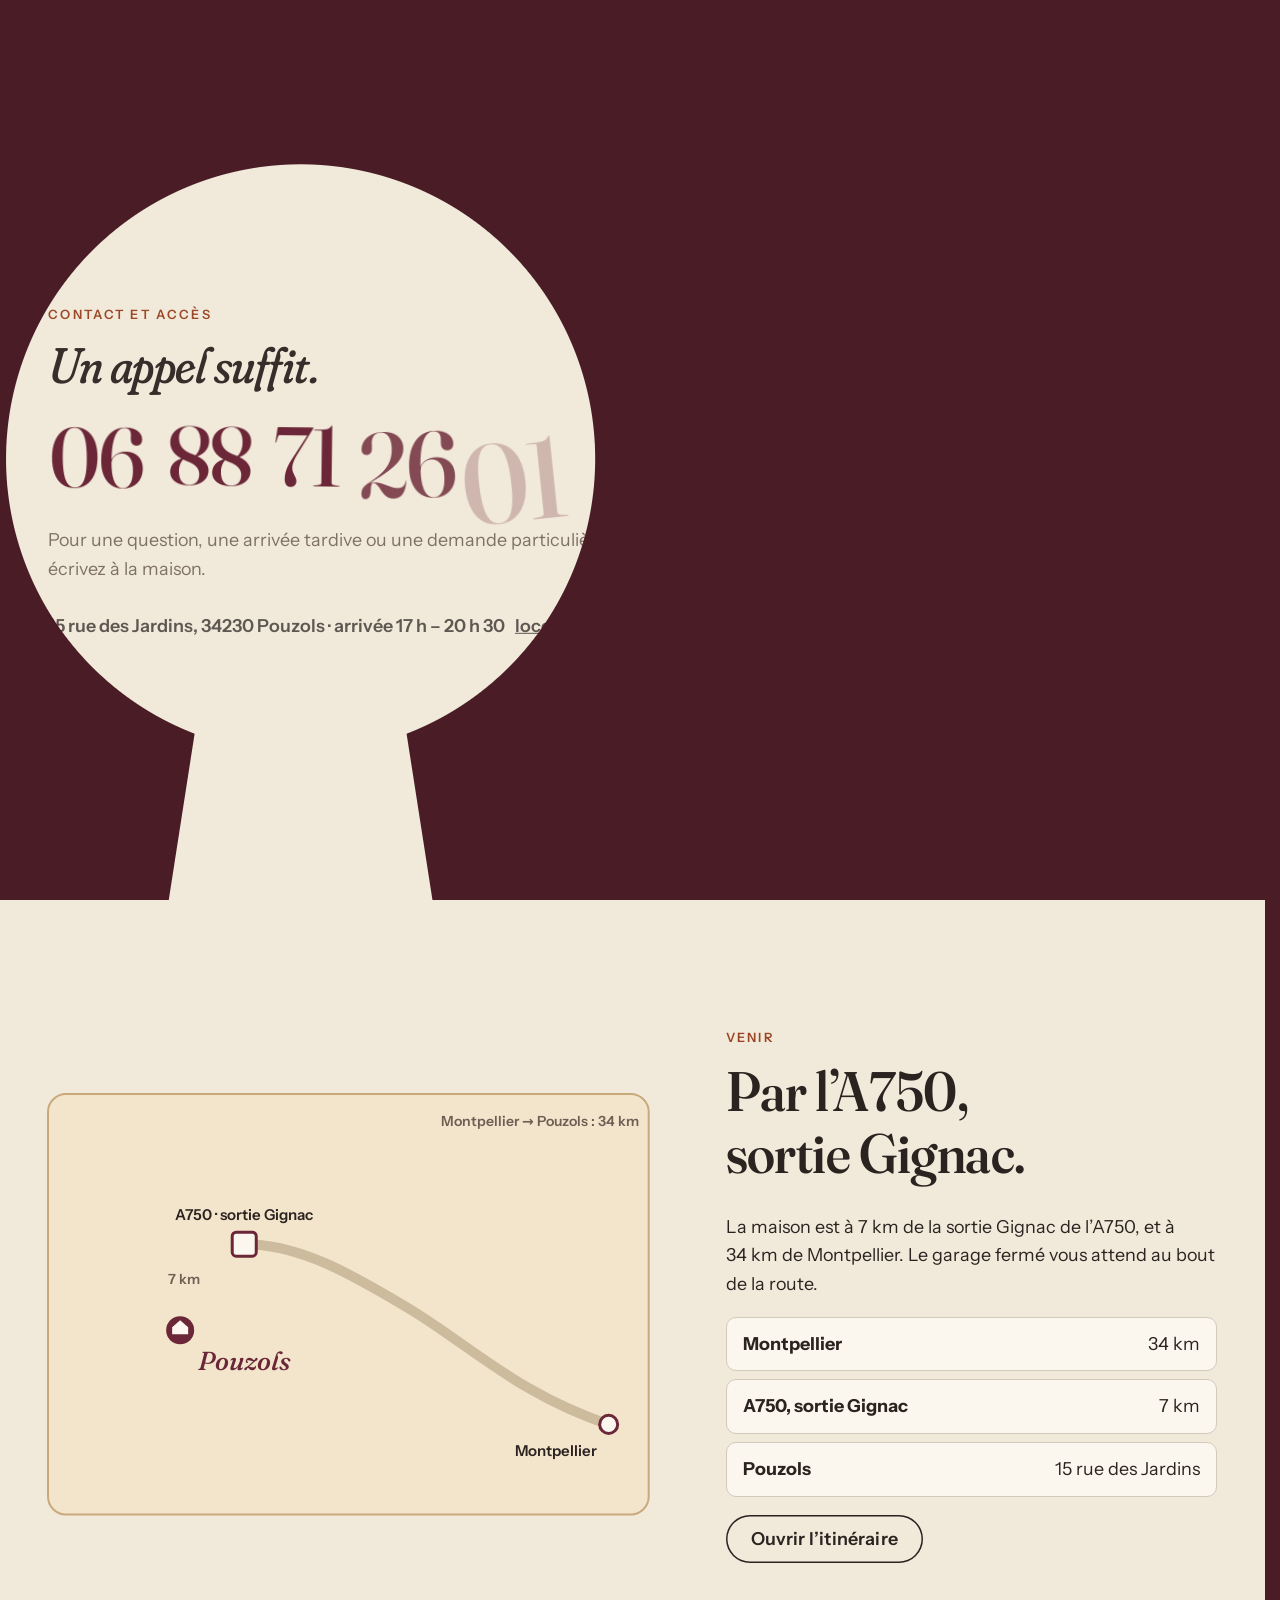
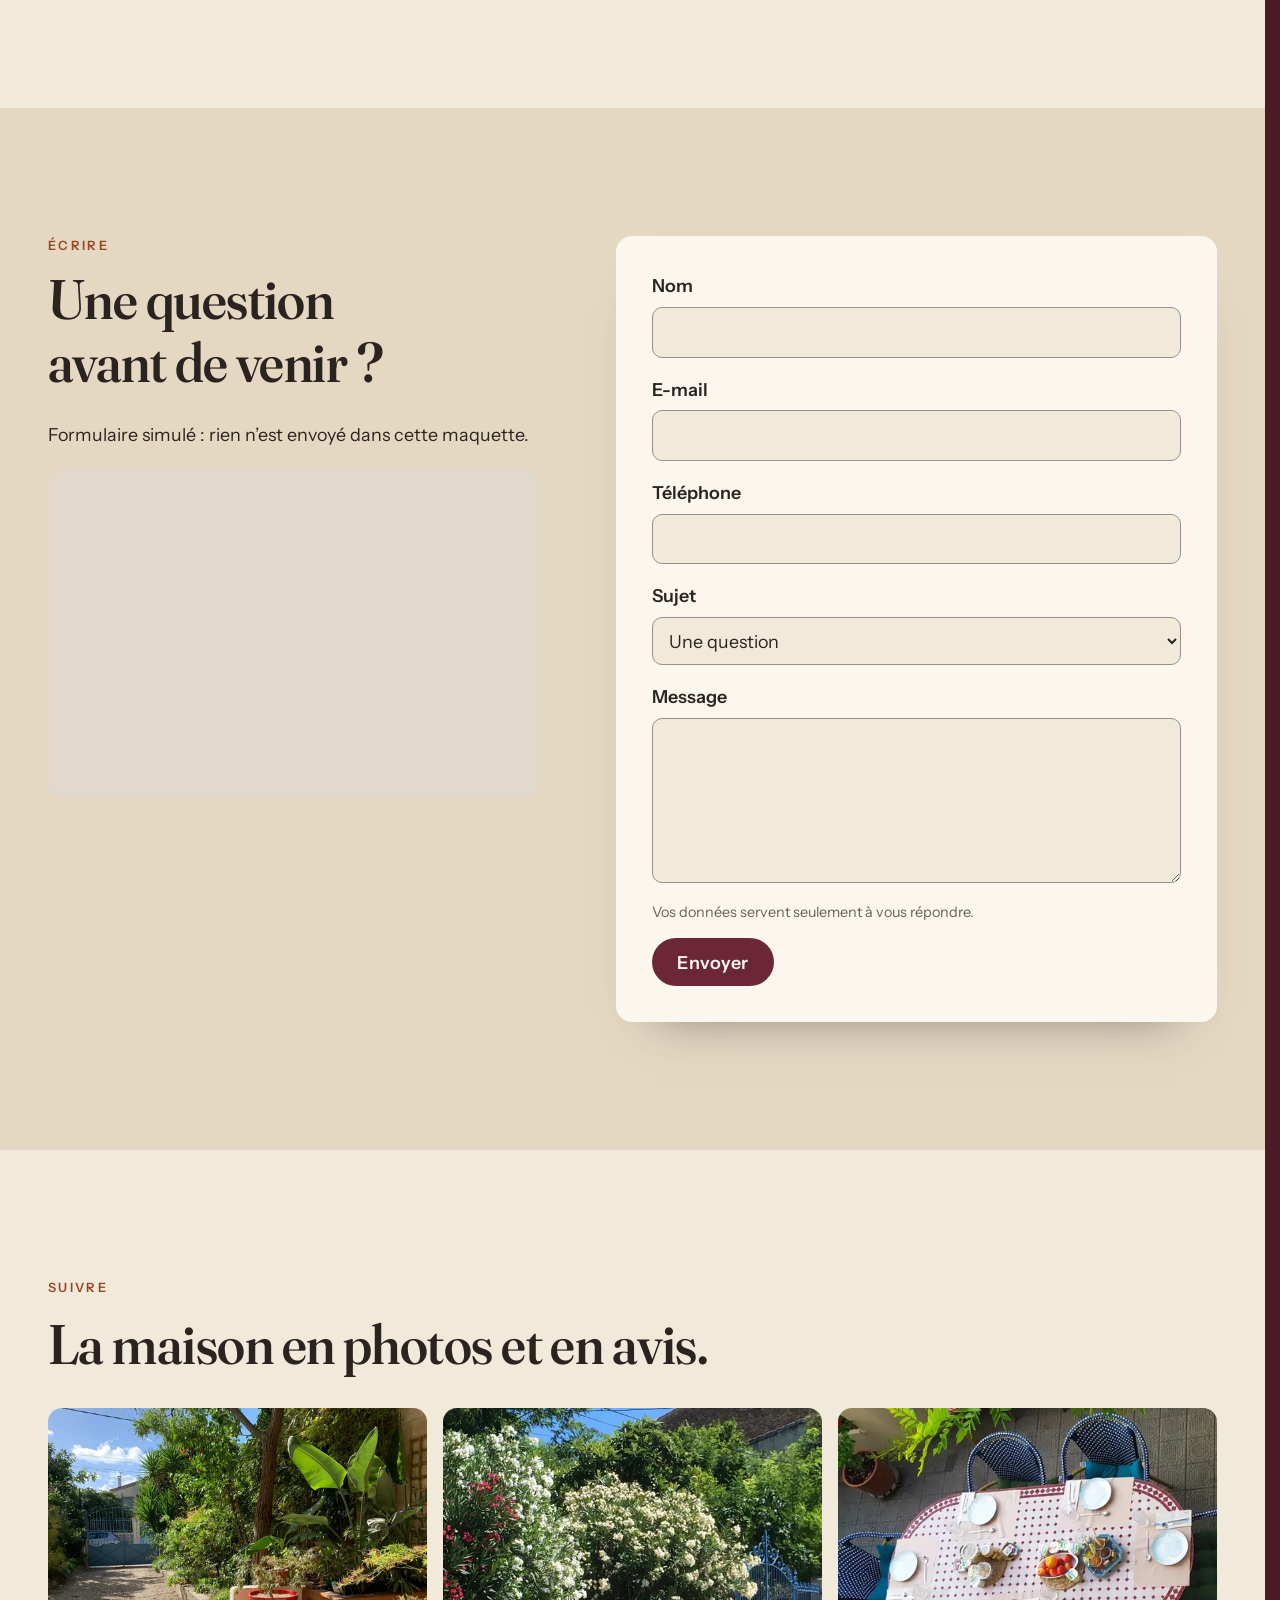
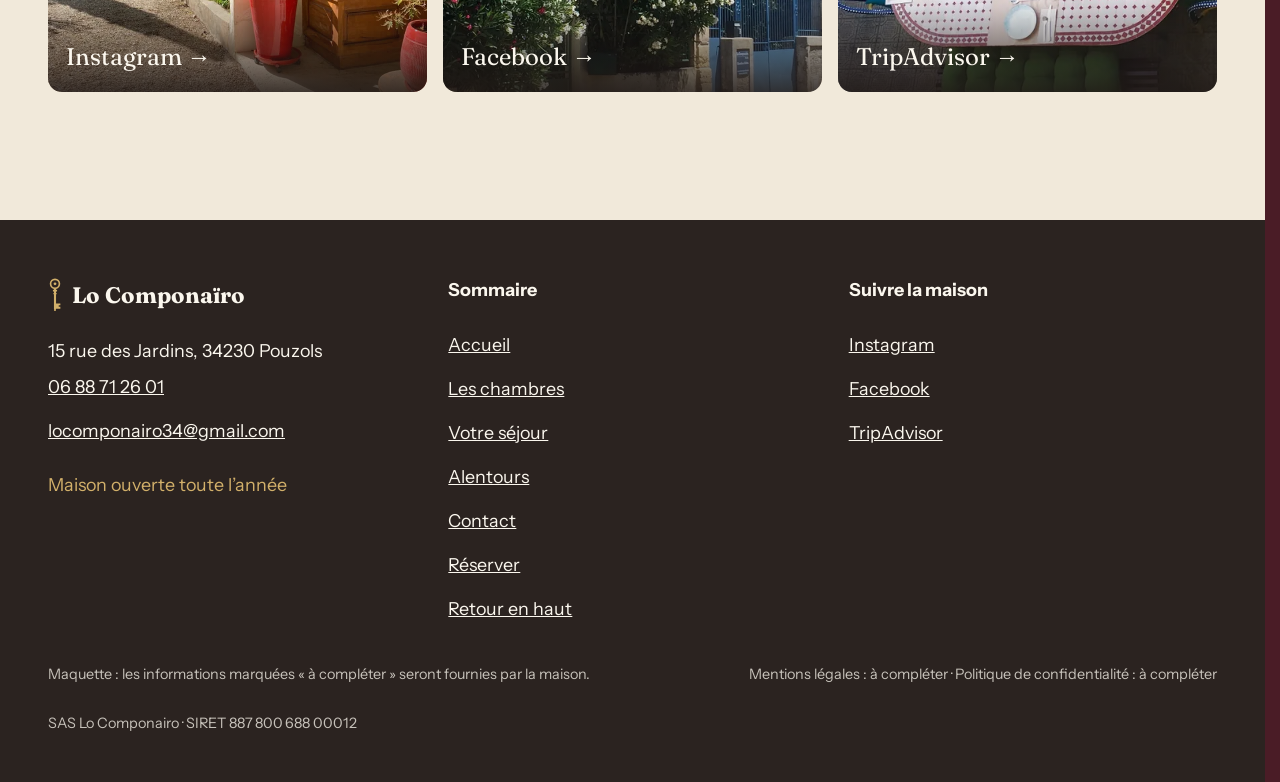
<file: contact.html>
<!doctype html>
<html lang="fr" data-v="5">
<head>
<meta charset="utf-8">
<meta name="viewport" content="width=device-width, initial-scale=1, viewport-fit=cover">
<title>Contact et accès : Lo Componaïro, Pouzols</title>
<meta name="description" content="15 rue des Jardins, 34230 Pouzols, à 7 km de Gignac par l’A750. Téléphone 06 88 71 26 01.">
<meta name="robots" content="noindex, nofollow">
<link rel="canonical" href="https://locomponairo-maquette.vercel.app/contact">
<style>:root{--fond:#f1e9da;--texte:#2b2320;--voile-fond:#4a1c26;--ouverture-fond:#4a1c26;--menu-fond:#2b2320}:root { --entete-h: 72px; --barres-h: 0px; } html { background: var(--fond); color: var(--texte); scrollbar-gutter: stable; } body { margin: 0; background: var(--fond); } html.js:not(.calme):not(.secours):not([data-arrivee="retour"]) [data-anime] { opacity: 0; } html.js:not(.calme):not(.secours):not([data-arrivee="retour"]) [data-anime].vu { opacity: 1; } [data-voile] { position: fixed; inset: 0; z-index: 900; background: var(--voile-fond); transform: translateY(100%); visibility: hidden; pointer-events: none; } html[data-arrivee="voile"]:not(.voile-leve):not(.calme):not(.secours) [data-voile] { transform: none; visibility: visible; } html.calme [data-voile], html.secours [data-voile] { visibility: hidden !important; } .ouverture-panneau { position: fixed; inset: 0; z-index: 850; display: none; place-content: center; justify-items: center; background: var(--ouverture-fond, var(--voile-fond)); color: var(--fond); text-align: center; } html.js[data-arrivee="intro"]:not(.calme):not(.secours):not(.intro-finie) .ouverture-panneau { display: grid; } html.defilement-bloque, html.defilement-bloque body, html.js[data-arrivee="intro"]:not(.calme):not(.secours):not(.intro-finie), html.js[data-arrivee="intro"]:not(.calme):not(.secours):not(.intro-finie) body, html[data-arrivee="voile"]:not(.voile-leve):not(.calme):not(.secours), html[data-arrivee="voile"]:not(.voile-leve):not(.calme):not(.secours) body { overflow: hidden; } html.js[data-arrivee="intro"]:not(.calme):not(.secours):not(.intro-finie) { background-color: var(--ouverture-fond, var(--voile-fond)); } html[data-arrivee="voile"]:not(.voile-leve):not(.calme):not(.secours) { background-color: var(--voile-fond); }</style>
<script>(function () {
var d = document.documentElement, ss = null, ls = null;
try { ss = window.sessionStorage; ls = window.localStorage; } catch (e) {}
d.classList.add('js');
var calme = false;
try { ls && ls.removeItem('socle:calme'); } catch (e) {}
if (calme) d.classList.add('calme');
var nav = performance.getEntriesByType ? performance.getEntriesByType('navigation')[0] : null;
var type = nav ? nav.type : 'navigate';
var depart = null;
try { depart = JSON.parse(ss.getItem('socle:depart') || 'null'); ss.removeItem('socle:depart'); } catch (e) {}
if (depart && !(Date.now() - depart.t < 15000)) depart = null;
var retourSection = false;
try { retourSection = !!ss.getItem('socle:calme-retour'); } catch (e) {}
var mode = type === 'back_forward' || retourSection ? 'retour' : type === 'reload' ? 'intro' : depart ? 'voile' : 'intro';
d.setAttribute('data-arrivee', mode);
if (mode === 'voile' && depart.couleur) d.style.setProperty('--voile-fond', depart.couleur);
if (type === 'reload' && 'scrollRestoration' in history) {
if (!retourSection) history.scrollRestoration = 'manual';
}
try {
var choisie = ls && ls.getItem('socle:langue');
var langue = (d.lang || '').slice(0, 2);
if (choisie && choisie !== langue && type === 'navigate' && !depart) {
var alt = document.querySelector('link[rel="alternate"][hreflang="' + choisie + '"]');
if (alt) location.replace(new URL(alt.href).pathname + location.search + location.hash);
}
} catch (e) {}
setTimeout(function () { if (!d.classList.contains('demarre')) d.classList.add('secours'); }, 2000);
})();</script>
<link rel="preload" href="/assets/polices/fraunces.woff2" as="font" type="font/woff2" crossorigin>
<link rel="preload" href="/assets/polices/instrument-sans.woff2" as="font" type="font/woff2" crossorigin>
<link rel="stylesheet" href="/assets/css/socle.css?v=5">
<link rel="stylesheet" href="/assets/css/site.css?v=5">
<link rel="modulepreload" href="/assets/js/site.js?v=5">
<link rel="modulepreload" href="/assets/js/socle/index.js?v=5">
<script src="/assets/vendor/gsap.min.js" defer></script>
<script src="/assets/vendor/ScrollTrigger.min.js" defer></script>
<script src="/assets/vendor/SplitText.min.js" defer></script>
<script type="module" src="/assets/js/site.js?v=5"></script>
<meta name="theme-color" content="#f1e9da">
<link rel="icon" href="/assets/images/favicon.svg" type="image/svg+xml">
<link rel="apple-touch-icon" href="/assets/images/apple-touch-icon.png">
<meta property="og:type" content="website">
<meta property="og:site_name" content="Lo Componaïro">
<meta property="og:locale" content="fr_FR">
<meta property="og:title" content="Contact et accès : Lo Componaïro, Pouzols">
<meta property="og:description" content="15 rue des Jardins, 34230 Pouzols, à 7 km de Gignac par l’A750. Téléphone 06 88 71 26 01.">
<meta property="og:url" content="https://locomponairo-maquette.vercel.app/contact">
<meta property="og:image" content="https://locomponairo-maquette.vercel.app/assets/partage/contact-fr.jpg">
<meta property="og:image:width" content="1200">
<meta property="og:image:height" content="630">
<meta property="og:image:alt" content="Contact et accès à Lo Componaïro">
<meta name="twitter:card" content="summary_large_image">
<script type="application/ld+json">{"@context":"https://schema.org","@type":"BedAndBreakfast","name":"Lo Componaïro","url":"https://locomponairo-maquette.vercel.app/","telephone":"+33688712601","email":"locomponairo34@gmail.com","address":{"@type":"PostalAddress","streetAddress":"15 rue des Jardins","postalCode":"34230","addressLocality":"Pouzols","addressRegion":"Hérault","addressCountry":"FR"},"checkinTime":"17:00","checkoutTime":"11:00","numberOfRooms":4,"petsAllowed":false,"amenityFeature":[{"@type":"LocationFeatureSpecification","name":"Petit-déjeuner inclus","value":true},{"@type":"LocationFeatureSpecification","name":"Garage fermé","value":true},{"@type":"LocationFeatureSpecification","name":"Wi-Fi","value":true},{"@type":"LocationFeatureSpecification","name":"Climatisation","value":true}],"description":"Chambre d'hôtes dans une maison vigneronne de 1850 à Pouzols (Hérault) : quatre chambres, terrasses, garage fermé, petit-déjeuner inclus."}</script>
</head>
<body id="haut">
<svg class="defs-laiton" width="0" height="0" aria-hidden="true" focusable="false"><defs>
  <linearGradient id="laiton-tige" x1="0" y1="0" x2="1" y2="0"><stop offset="0" stop-color="#4f350f"/><stop offset=".2" stop-color="#9c7027"/><stop offset=".42" stop-color="#f6dd96"/><stop offset=".56" stop-color="#d4ad57"/><stop offset=".8" stop-color="#83601f"/><stop offset="1" stop-color="#46300d"/></linearGradient>
  <linearGradient id="laiton-plat" x1="0" y1="0" x2="1" y2="1"><stop offset="0" stop-color="#f7e2a2"/><stop offset=".32" stop-color="#c7963f"/><stop offset=".62" stop-color="#e6c473"/><stop offset="1" stop-color="#6a4914"/></linearGradient>
  <linearGradient id="laiton-anneau" x1="0" y1="0" x2="1" y2="1"><stop offset="0" stop-color="#fbe9ad"/><stop offset=".28" stop-color="#c7963f"/><stop offset=".52" stop-color="#6f4c15"/><stop offset=".78" stop-color="#d6ae5b"/><stop offset="1" stop-color="#f1d58a"/></linearGradient>
</defs></svg>
<div data-voile data-forme="serrure" aria-hidden="true"><div class="voile-contenu"><svg class="voile-icone" viewBox="-30 30 60 160" aria-hidden="true" focusable="false"><g class="cle">
  <circle class="cle-anneau" cx="0" cy="62" r="19" fill="none" stroke-width="7"/>
  <circle class="cle-anneau-reflet" cx="0" cy="62" r="19" fill="none" stroke-width="1.6"/>
  <path class="cle-metal cle-orne" d="M0 37 c4 0 6 3 6 6 c0 2-2 4-6 4 c-4 0-6-2-6-4 c0-3 2-6 6-6 z"/>
  <circle class="cle-metal" cx="0" cy="62" r="6"/>
  <rect class="cle-metal cle-tige" x="-4.5" y="80" width="9" height="92" rx="2"/>
  <rect class="cle-metal cle-bague" x="-9" y="88" width="18" height="7" rx="2.5"/>
  <rect class="cle-metal cle-bague" x="-8" y="102" width="16" height="4.5" rx="2"/>
  <path class="cle-metal cle-panneton" d="M3 146 h20 v8 h-7 v6 h7 v9 h-20 z"/>
  <circle class="cle-metal" cx="0" cy="174" r="4.5"/>
  <path class="cle-reflet" d="M-2.2 84 V168"/>
</g></svg><span data-voile-libelle>Contact</span></div></div>
<div class="ouverture-panneau" data-ouverture aria-hidden="true">
  <svg class="ouverture-serrure" viewBox="-60 -60 120 160" aria-hidden="true"><path d="M-24.8 26 A 50 50 0 1 1 24.8 26 L 34 92 L -34 92 Z"/></svg>
  <div class="ouverture-objet" data-ouverture-objet><svg class="cle-intro cle-laiton" viewBox="-34 30 68 156" aria-hidden="true" focusable="false" data-audit-ignorer><g class="cle">
  <circle class="cle-anneau" cx="0" cy="62" r="19" fill="none" stroke-width="7"/>
  <circle class="cle-anneau-reflet" cx="0" cy="62" r="19" fill="none" stroke-width="1.6"/>
  <path class="cle-metal cle-orne" d="M0 37 c4 0 6 3 6 6 c0 2-2 4-6 4 c-4 0-6-2-6-4 c0-3 2-6 6-6 z"/>
  <circle class="cle-metal" cx="0" cy="62" r="6"/>
  <rect class="cle-metal cle-tige" x="-4.5" y="80" width="9" height="92" rx="2"/>
  <rect class="cle-metal cle-bague" x="-9" y="88" width="18" height="7" rx="2.5"/>
  <rect class="cle-metal cle-bague" x="-8" y="102" width="16" height="4.5" rx="2"/>
  <path class="cle-metal cle-panneton" d="M3 146 h20 v8 h-7 v6 h7 v9 h-20 z"/>
  <circle class="cle-metal" cx="0" cy="174" r="4.5"/>
  <path class="cle-reflet" d="M-2.2 84 V168"/>
</g></svg></div>
  <p class="ouverture-nom">Lo Componaïro</p>
  <span class="ouverture-trait"></span>
  <p class="ouverture-ligne">Maison vigneronne · 1850</p>
</div>
<a class="evitement" href="#contenu">Aller au contenu</a>
<header data-entete>
  <div class="entete-rangee">
    <a class="entete-logo" href="/" data-libelle="Accueil">
      <svg class="entete-icone" viewBox="-30 30 60 160" aria-hidden="true" focusable="false"><g class="cle">
  <circle class="cle-anneau" cx="0" cy="62" r="19" fill="none" stroke-width="7"/>
  <circle class="cle-anneau-reflet" cx="0" cy="62" r="19" fill="none" stroke-width="1.6"/>
  <path class="cle-metal cle-orne" d="M0 37 c4 0 6 3 6 6 c0 2-2 4-6 4 c-4 0-6-2-6-4 c0-3 2-6 6-6 z"/>
  <circle class="cle-metal" cx="0" cy="62" r="6"/>
  <rect class="cle-metal cle-tige" x="-4.5" y="80" width="9" height="92" rx="2"/>
  <rect class="cle-metal cle-bague" x="-9" y="88" width="18" height="7" rx="2.5"/>
  <rect class="cle-metal cle-bague" x="-8" y="102" width="16" height="4.5" rx="2"/>
  <path class="cle-metal cle-panneton" d="M3 146 h20 v8 h-7 v6 h7 v9 h-20 z"/>
  <circle class="cle-metal" cx="0" cy="174" r="4.5"/>
  <path class="cle-reflet" d="M-2.2 84 V168"/>
</g></svg><span>Lo Componaïro</span>
    </a>
    <nav data-nav aria-label="Navigation principale">
      <ul><li><a href="/chambres" data-libelle="Les chambres">Les chambres</a></li><li><a href="/votre-sejour" data-libelle="Votre séjour">Votre séjour</a></li><li><a href="/alentours" data-libelle="Alentours">Alentours</a></li><li><a href="/contact" data-libelle="Contact" aria-current="page">Contact</a></li></ul>
    </nav>
    <div class="entete-actions">
      <a class="bouton bouton--action entete-action" href="/reserver" data-libelle="Réserver">Réserver</a>
      <button type="button" data-menu-bouton aria-controls="menu" aria-expanded="false" data-libelle-ouvrir="Menu" data-libelle-fermer="Fermer"><span data-libelle-bouton>Menu</span></button>
      <a class="menu-sansjs" href="#menu" data-menu-lien>Menu</a>
    </div>
  </div>
</header>
<script>/* Avant le premier affichage : rangées de la navigation (même règle que ajusterNav dans assets/js/socle/entete.js)
   et hauteur réelle de l'en-tête, pour que rien ne saute quand le JavaScript du site prend la main. */
(function () {
  var h = document.documentElement, u = document.querySelector('[data-nav] ul'), e = document.querySelector('[data-entete]');
  if (u) {
    var deborde = function () { return u.scrollWidth > u.clientWidth + 1; }, c = deborde();
    if (c && window.matchMedia('(min-width: 900px)').matches) {
      h.classList.add('nav-deux-rangees'); c = deborde();
      if (c) { h.classList.add('nav-deux-lignes'); var a = u.querySelector('a'); c = !a || u.getBoundingClientRect().height > a.getBoundingClientRect().height * 2.5; }
      if (c) h.classList.remove('nav-deux-rangees', 'nav-deux-lignes');
    }
    if (c) h.classList.add('nav-compacte');
  }
  if (e) h.style.setProperty('--entete-h', Math.round(e.getBoundingClientRect().height) + 'px');
})();</script>
<span id="menu-ferme" aria-hidden="true"></span>
<div id="menu" data-menu role="dialog" aria-modal="true" aria-label="Menu">
  <p class="menu-sansjs-fermer"><a href="#menu-ferme">Fermer</a></p>
  <ul><li style="--i:0"><a href="/" class="menu-lien" data-libelle="Accueil">Accueil</a></li><li style="--i:1"><a href="/chambres" class="menu-lien" data-libelle="Les chambres">Les chambres</a></li><li style="--i:2"><a href="/votre-sejour" class="menu-lien" data-libelle="Votre séjour">Votre séjour</a></li><li style="--i:3"><a href="/alentours" class="menu-lien" data-libelle="Alentours">Alentours</a></li><li style="--i:4"><a href="/contact" class="menu-lien" data-libelle="Contact" aria-current="page">Contact</a></li><li style="--i:5"><a href="/reserver" class="menu-lien" data-libelle="Réserver">Réserver</a></li></ul>
  <p><a class="bouton" href="tel:+33688712601">Appeler 06 88 71 26 01</a></p>
</div>
<main id="contenu" tabindex="-1" data-grille="fil" data-sarment>
<section class="tete-numero" id="debut">
  <div class="conteneur tete-numero-grille">
    <div class="tete-numero-bloc">
      <p class="surtitre" data-anime="gsap" data-tete-anime>Contact et accès</p>
      <h1 class="tete-numero-titre" data-anime="gsap" data-tete-anime>Un appel suffit.</h1>
      <a class="numero-geant" href="tel:+33688712601" data-action-principale data-iris-centre data-grille="typo" data-effet="numero" aria-label="Appeler 06 88 71 26 01"><span class="numero-paire">06</span><span class="numero-paire">88</span><span class="numero-paire">71</span><span class="numero-paire">26</span><span class="numero-paire">01</span></a>
      <p class="tete-numero-texte masque-ecran-bas" data-anime="gsap" data-tete-anime>Pour une question, une arrivée tardive ou une demande particulière, appelez ou écrivez à la maison.</p>
      <p class="tete-numero-coord" data-anime="gsap" data-tete-anime><span data-info-cle>15 rue des Jardins, 34230 Pouzols · arrivée 17 h – 20 h 30</span><a href="mailto:locomponairo34@gmail.com">locomponairo34@gmail.com</a></p>
    </div>
    <figure class="media tete-numero-photo" data-fx="parallaxe" data-fx-force="8" style="--cadrage:53% 45%">
  <picture>
    <img src="/assets/images/maison-allee-1280.webp" srcset="/assets/images/maison-allee-640.webp 640w, /assets/images/maison-allee-1280.webp 1280w, /assets/images/maison-allee-1920.webp 1920w" sizes="(max-width: 760px) 100vw, 34vw" alt="Allée bordée de céanothes jusqu’à la maison" width="1280" height="853" fetchpriority="high" loading="eager" decoding="async">
  </picture>
</figure>
  </div>
</section>
<section class="acces" id="acces" data-fil="gauche">
  <div class="conteneur acces-grille">
    <div class="acces-carte" data-fx="trace" data-effet="route-acces" role="img" aria-label="Plan d’accès : de l’A750, sortie Gignac, à la maison de Pouzols"><svg class="acces-svg" viewBox="0 0 600 420" aria-hidden="true" focusable="false">
  <rect class="carte-fond" x="0" y="0" width="600" height="420" rx="18"/>
  <path class="acces-autoroute" d="M560 330 C 470 300, 420 250, 360 214 S 250 150, 196 150"/>
  <path class="acces-route" data-fx-trait d="M560 330 C 470 300, 420 250, 360 214 S 250 150, 196 150 C 170 160, 150 190, 132 226"/>
  <g class="acces-etape"><circle cx="560" cy="330" r="9"/><text x="548" y="362" text-anchor="end">Montpellier</text></g>
  <g class="acces-etape"><rect x="184" y="138" width="24" height="24" rx="4"/><text x="196" y="126" text-anchor="middle">A750 · sortie Gignac</text></g>
  <g class="acces-maison"><circle cx="132" cy="236" r="14"/><path d="M124 240 V233 L132 226 L140 233 V240 Z"/><text x="150" y="276">Pouzols</text></g>
  <text class="acces-km" x="590" y="32" text-anchor="end">Montpellier → Pouzols&#160;: 34&#160;km</text><text class="acces-km" x="120" y="190">7 km</text>
</svg></div>
    <div>
      <p class="surtitre" data-anime>Venir</p>
      <h2 data-anime="lignes">Par l’A750, sortie Gignac.</h2>
      <p data-anime>La maison est à 7 km de la sortie Gignac de l’A750, et à 34 km de Montpellier. Le garage fermé vous attend au bout de la route.</p>
      <ol class="acces-etapes" data-anime="cascade">
        <li><strong>Montpellier</strong><span>34 km</span></li><li><strong>A750, sortie Gignac</strong><span>7 km</span></li><li><strong>Pouzols</strong><span>15 rue des Jardins</span></li>
      </ol>
      <p data-anime><a class="bouton bouton--contour" href="https://www.google.com/maps/dir/?api=1&amp;destination=15%20rue%20des%20Jardins%2C%2034230%20Pouzols" target="_blank" rel="noopener" aria-label="Ouvrir l’itinéraire (nouvel onglet)">Ouvrir l’itinéraire</a></p>
    </div>
  </div>
</section>
<section class="ecrire" id="ecrire" data-fil="droite">
  <div class="conteneur ecrire-grille">
    <div>
      <p class="surtitre" data-anime>Écrire</p>
      <h2 data-anime="lignes">Une question avant de venir ?</h2>
      <p data-anime>Formulaire simulé : rien n’est envoyé dans cette maquette.</p>
      <figure class="media ecrire-photo" data-anime="rideau" style="--cadrage:45% 50%">
  <picture>
    <img src="/assets/images/porte-chambre-ouverte-1280.webp" srcset="/assets/images/porte-chambre-ouverte-640.webp 640w, /assets/images/porte-chambre-ouverte-960.webp 960w, /assets/images/porte-chambre-ouverte-1280.webp 1280w" sizes="(max-width: 760px) 92vw, 34vw" alt="Porte blanche à panneaux ouverte sur une chambre aux murs rouges" width="1280" height="853" loading="lazy" decoding="async">
  </picture>
</figure>
    </div>
    <form class="formulaire carte-papier" data-formulaire action="#" novalidate data-tampon-recu>
      <div class="champ"><label for="f-nom">Nom</label><input id="f-nom" name="nom" autocomplete="name" required></div>
      <div class="champ"><label for="f-email">E-mail</label><input id="f-email" name="email" type="email" autocomplete="email" required></div>
      <div class="champ"><label for="f-tel">Téléphone</label><input id="f-tel" name="tel" type="tel" autocomplete="tel"></div>
      <div class="champ"><label for="f-sujet">Sujet</label>
        <select id="f-sujet" name="sujet">
          <option value="question" selected>Une question</option>
          <option value="retard">Arrivée tardive</option>
          <option value="groupe">Suite familiale ou groupe</option>
          <option value="autre">Autre demande</option>
        </select></div>
      <div class="champ"><label for="f-message">Message</label><textarea id="f-message" name="message" rows="5" required></textarea></div>
      <p class="mention-donnees">Vos données servent seulement à vous répondre.</p>
      <button type="submit" class="bouton bouton--action">Envoyer</button>
      <p data-message-envoi role="status" tabindex="-1" hidden></p>
      <span class="tampon-recu" aria-hidden="true" data-superpose>Reçu</span>
    </form>
  </div>
</section>
<section class="reseaux" id="reseaux" data-fil="gauche">
  <div class="conteneur">
    <p class="surtitre" data-anime>Suivre</p>
    <h2 data-anime="lettres">La maison en photos et en avis.</h2>
    <ul class="reseaux-liste" data-anime="cascade">
      <li><a href="https://www.instagram.com/lo.componairo/" target="_blank" rel="noopener" class="reseau" aria-label="Instagram (nouvel onglet)"><figure class="media reseau-photo" style="--cadrage:50% 50%">
  <picture>
    <img src="/assets/images/maison-cour-1280.webp" srcset="/assets/images/maison-cour-640.webp 640w, /assets/images/maison-cour-1280.webp 1280w, /assets/images/maison-cour-1920.webp 1920w" sizes="(max-width: 760px) 92vw, 30vw" alt="" width="1280" height="853" loading="lazy" decoding="async">
  </picture>
</figure><span class="reseau-nom">Instagram →</span></a></li><li><a href="https://www.facebook.com/profile.php?id=61580359389188" target="_blank" rel="noopener" class="reseau" aria-label="Facebook (nouvel onglet)"><figure class="media reseau-photo" style="--cadrage:50% 50%">
  <picture>
    <img src="/assets/images/jardin-lauriers-1280.webp" srcset="/assets/images/jardin-lauriers-640.webp 640w, /assets/images/jardin-lauriers-1280.webp 1280w, /assets/images/jardin-lauriers-1920.webp 1920w" sizes="(max-width: 760px) 92vw, 30vw" alt="" width="1280" height="853" loading="lazy" decoding="async">
  </picture>
</figure><span class="reseau-nom">Facebook →</span></a></li><li><a href="https://www.tripadvisor.fr/Hotel_Review-g6706754-d21192859-Reviews-Lo_Componairo-Pouzols_Herault_Occitanie.html" target="_blank" rel="noopener" class="reseau" aria-label="TripAdvisor (nouvel onglet)"><figure class="media reseau-photo" style="--cadrage:50% 50%">
  <picture>
    <img src="/assets/images/petit-dejeuner-table-784.webp" srcset="/assets/images/petit-dejeuner-table-480.webp 480w, /assets/images/petit-dejeuner-table-640.webp 640w, /assets/images/petit-dejeuner-table-784.webp 784w" sizes="(max-width: 760px) 92vw, 30vw" alt="" width="784" height="980" loading="lazy" decoding="async">
  </picture>
</figure><span class="reseau-nom">TripAdvisor →</span></a></li>
    </ul>
  </div>
</section>
<template data-fil-objet><g class="fil-cle" transform="translate(0 -10) scale(.32)"><g class="cle">
  <circle class="cle-anneau" cx="0" cy="62" r="19" fill="none" stroke-width="7"/>
  <circle class="cle-anneau-reflet" cx="0" cy="62" r="19" fill="none" stroke-width="1.6"/>
  <path class="cle-metal cle-orne" d="M0 37 c4 0 6 3 6 6 c0 2-2 4-6 4 c-4 0-6-2-6-4 c0-3 2-6 6-6 z"/>
  <circle class="cle-metal" cx="0" cy="62" r="6"/>
  <rect class="cle-metal cle-tige" x="-4.5" y="80" width="9" height="92" rx="2"/>
  <rect class="cle-metal cle-bague" x="-9" y="88" width="18" height="7" rx="2.5"/>
  <rect class="cle-metal cle-bague" x="-8" y="102" width="16" height="4.5" rx="2"/>
  <path class="cle-metal cle-panneton" d="M3 146 h20 v8 h-7 v6 h7 v9 h-20 z"/>
  <circle class="cle-metal" cx="0" cy="174" r="4.5"/>
  <path class="cle-reflet" d="M-2.2 84 V168"/>
</g></g></template>
</main>
<footer class="pied" id="pied">
  <div class="conteneur pied-grille">
    <div class="pied-maison">
      <p class="pied-nom"><svg class="pied-icone" viewBox="-30 30 60 160" aria-hidden="true" focusable="false"><g class="cle">
  <circle class="cle-anneau" cx="0" cy="62" r="19" fill="none" stroke-width="7"/>
  <circle class="cle-anneau-reflet" cx="0" cy="62" r="19" fill="none" stroke-width="1.6"/>
  <path class="cle-metal cle-orne" d="M0 37 c4 0 6 3 6 6 c0 2-2 4-6 4 c-4 0-6-2-6-4 c0-3 2-6 6-6 z"/>
  <circle class="cle-metal" cx="0" cy="62" r="6"/>
  <rect class="cle-metal cle-tige" x="-4.5" y="80" width="9" height="92" rx="2"/>
  <rect class="cle-metal cle-bague" x="-9" y="88" width="18" height="7" rx="2.5"/>
  <rect class="cle-metal cle-bague" x="-8" y="102" width="16" height="4.5" rx="2"/>
  <path class="cle-metal cle-panneton" d="M3 146 h20 v8 h-7 v6 h7 v9 h-20 z"/>
  <circle class="cle-metal" cx="0" cy="174" r="4.5"/>
  <path class="cle-reflet" d="M-2.2 84 V168"/>
</g></svg><strong>Lo Componaïro</strong></p>
      <p>15 rue des Jardins, 34230 Pouzols<br><a href="tel:+33688712601">06 88 71 26 01</a><br><a href="mailto:locomponairo34@gmail.com">locomponairo34@gmail.com</a></p>
      <p class="pied-ouvert">Maison ouverte toute l’année</p>
    </div>
    <nav aria-label="Sommaire">
      <p><strong>Sommaire</strong></p>
      <ul><li><a href="/" data-libelle="Accueil">Accueil</a></li><li><a href="/chambres" data-libelle="Les chambres">Les chambres</a></li><li><a href="/votre-sejour" data-libelle="Votre séjour">Votre séjour</a></li><li><a href="/alentours" data-libelle="Alentours">Alentours</a></li><li><a href="/contact" data-libelle="Contact" aria-current="page">Contact</a></li><li><a href="/reserver" data-libelle="Réserver">Réserver</a></li><li><a href="#haut" data-sans-transition>Retour en haut</a></li></ul>
    </nav>
    <div>
      <p><strong>Suivre la maison</strong></p>
      <ul>
        <li><a href="https://www.instagram.com/lo.componairo/" target="_blank" rel="noopener" aria-label="Instagram (nouvel onglet)">Instagram</a></li>
        <li><a href="https://www.facebook.com/profile.php?id=61580359389188" target="_blank" rel="noopener" aria-label="Facebook (nouvel onglet)">Facebook</a></li>
        <li><a href="https://www.tripadvisor.fr/Hotel_Review-g6706754-d21192859-Reviews-Lo_Componairo-Pouzols_Herault_Occitanie.html" target="_blank" rel="noopener" aria-label="TripAdvisor (nouvel onglet)">TripAdvisor</a></li>
      </ul>
    </div>
  </div>
  <div class="conteneur pied-bas"><p>Maquette : les informations marquées « à compléter » seront fournies par la maison.</p><p>Mentions légales : à compléter · Politique de confidentialité : à compléter</p><p>SAS Lo Componairo · SIRET 887 800 688 00012</p></div>
</footer>
<div data-barre-fixe>
  <a class="bouton bouton--contour" href="tel:+33688712601">Appeler</a>
  <a class="bouton" href="/reserver" data-libelle="Réserver">Réserver</a>
</div>
</body>
</html>
</file>
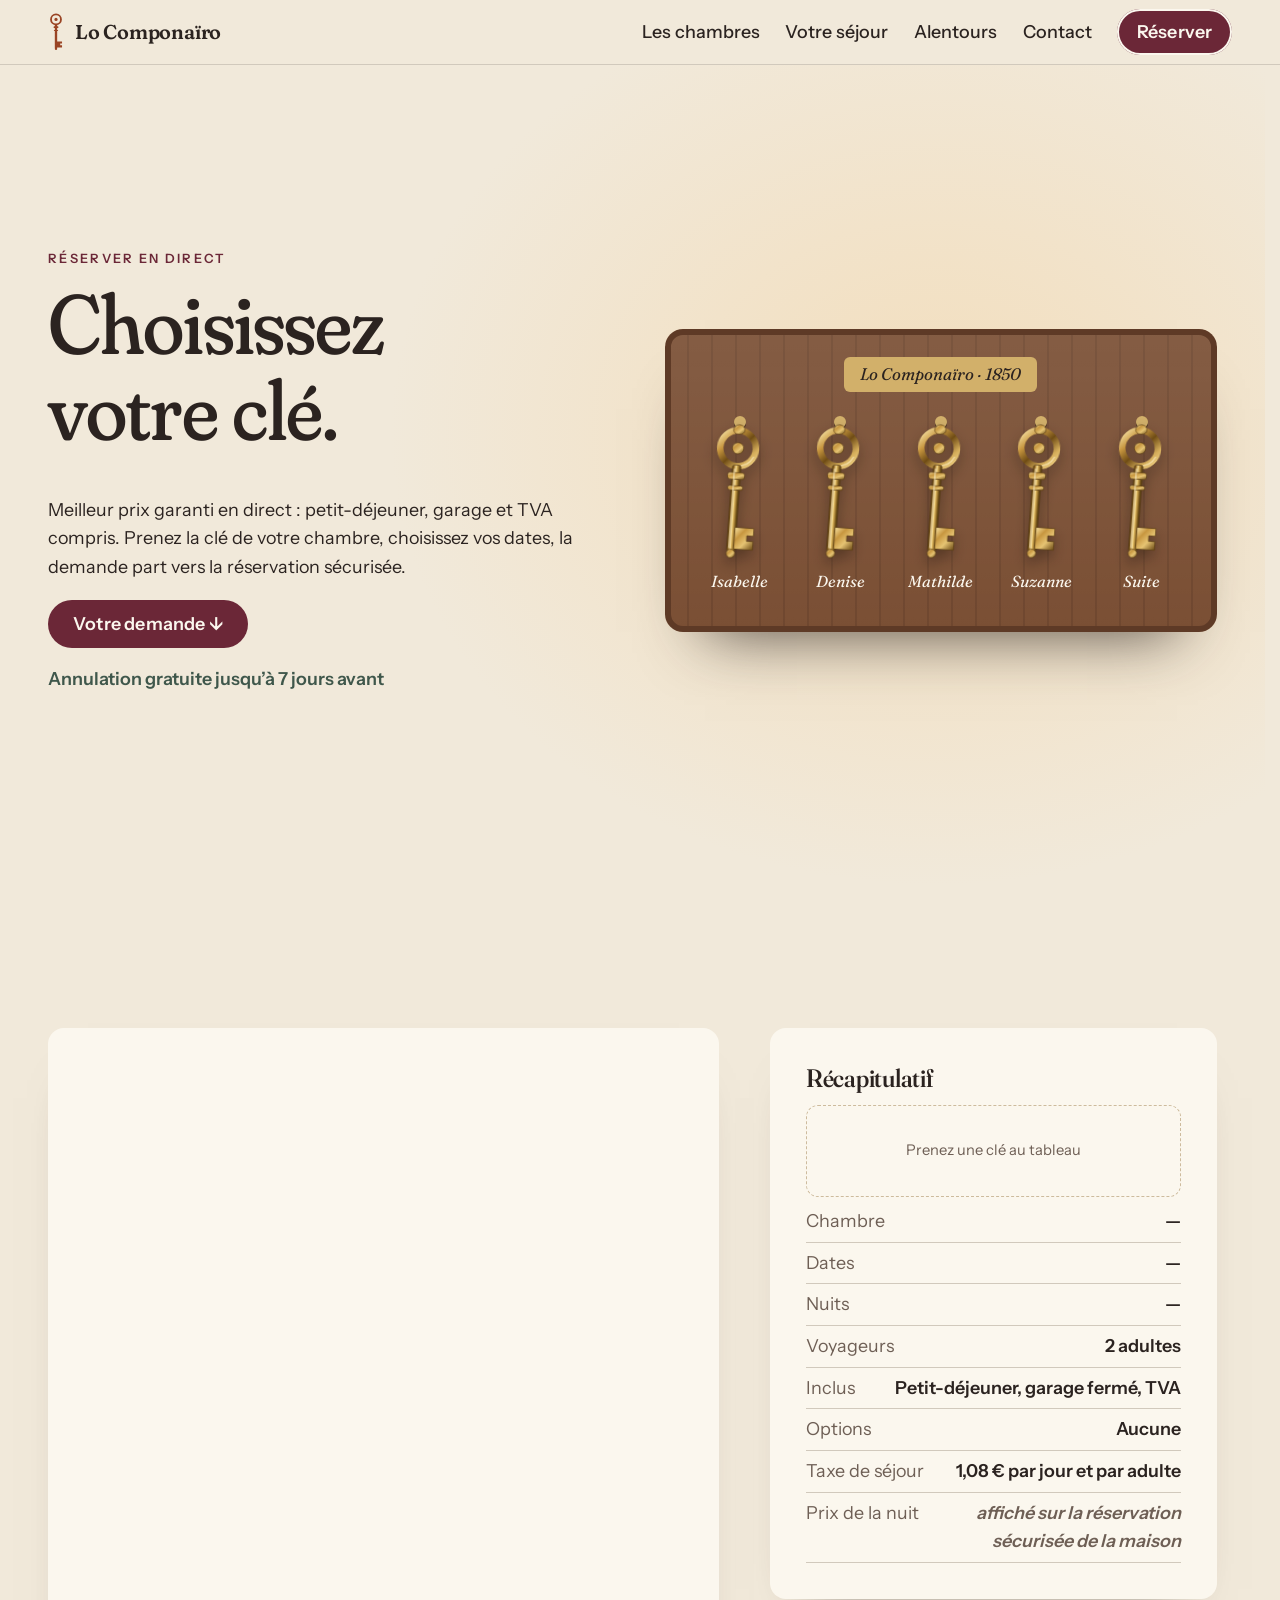
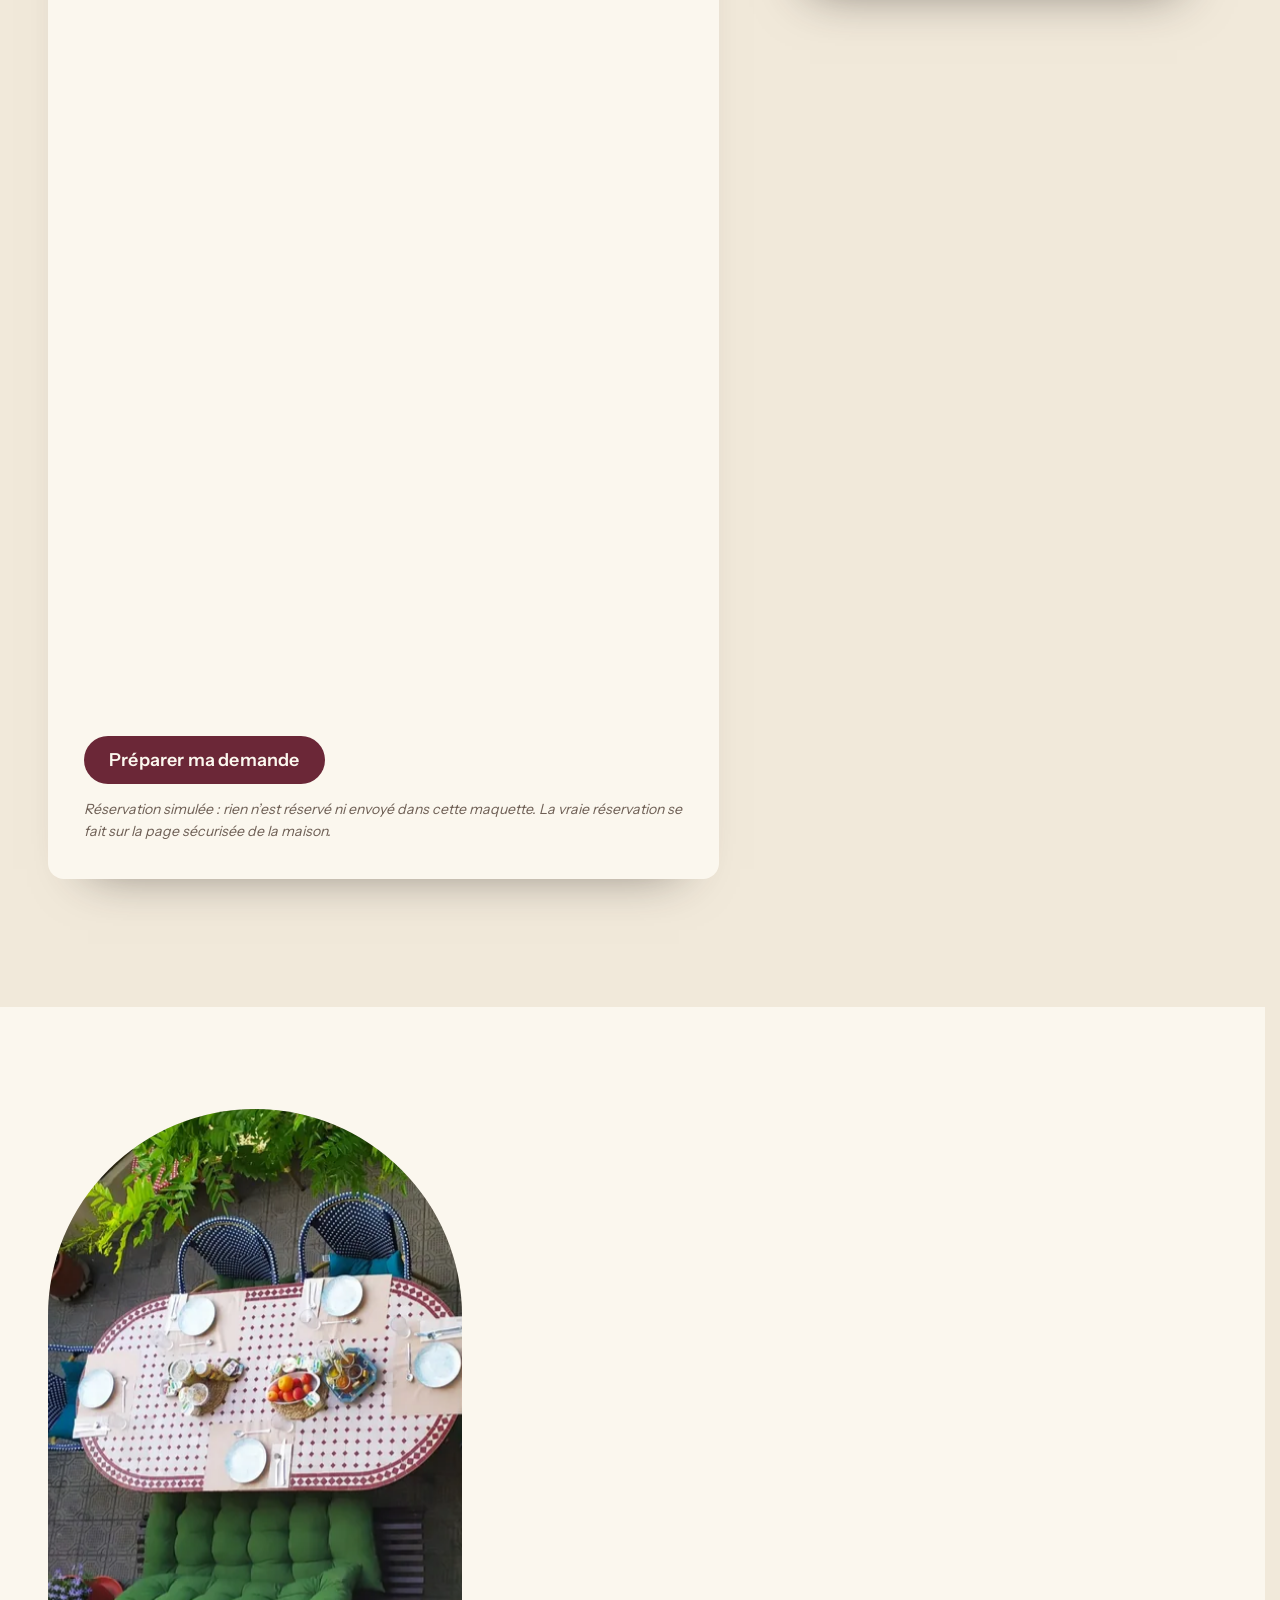
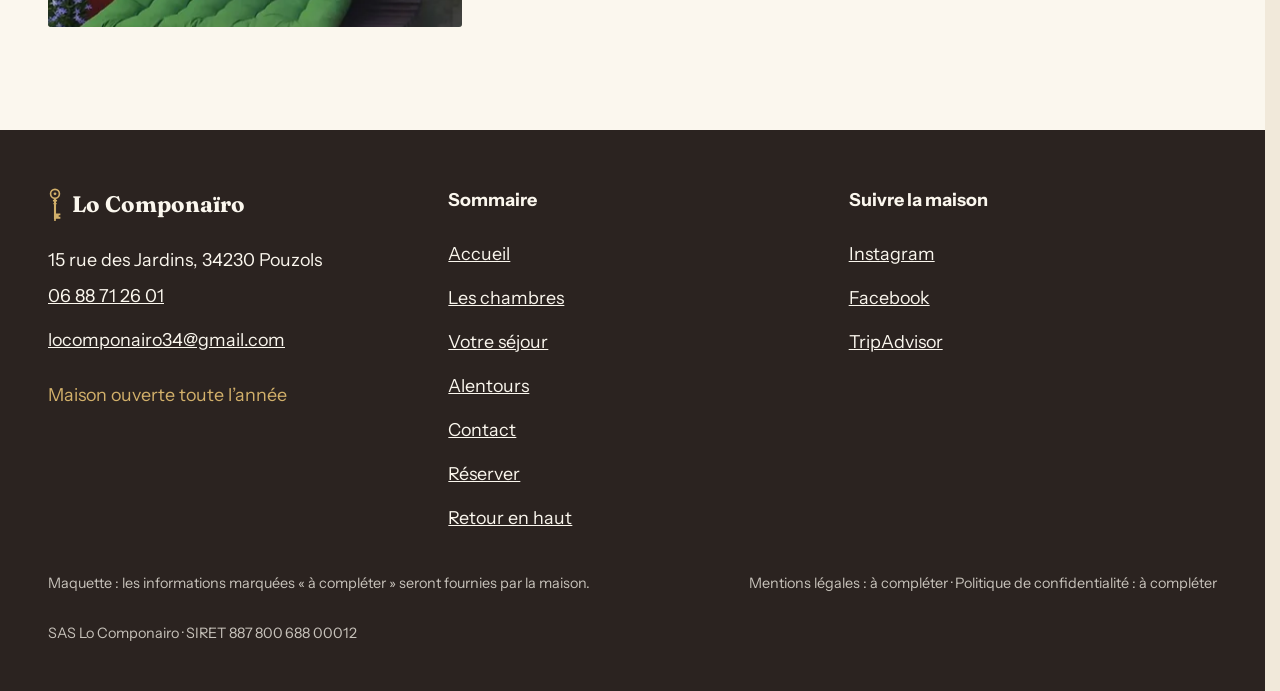
<file: reserver.html>
<!doctype html>
<html lang="fr" data-v="5">
<head>
<meta charset="utf-8">
<meta name="viewport" content="width=device-width, initial-scale=1, viewport-fit=cover">
<title>Réserver en direct : Lo Componaïro</title>
<meta name="description" content="Réservez votre chambre en direct : petit-déjeuner, garage et TVA compris, annulation gratuite jusqu’à 7 jours avant l’arrivée.">
<meta name="robots" content="noindex, nofollow">
<link rel="canonical" href="https://locomponairo-maquette.vercel.app/reserver">
<style>:root{--fond:#f1e9da;--texte:#2b2320;--voile-fond:#4a1c26;--ouverture-fond:#4a1c26;--menu-fond:#2b2320}:root { --entete-h: 72px; --barres-h: 0px; } html { background: var(--fond); color: var(--texte); scrollbar-gutter: stable; } body { margin: 0; background: var(--fond); } html.js:not(.calme):not(.secours):not([data-arrivee="retour"]) [data-anime] { opacity: 0; } html.js:not(.calme):not(.secours):not([data-arrivee="retour"]) [data-anime].vu { opacity: 1; } [data-voile] { position: fixed; inset: 0; z-index: 900; background: var(--voile-fond); transform: translateY(100%); visibility: hidden; pointer-events: none; } html[data-arrivee="voile"]:not(.voile-leve):not(.calme):not(.secours) [data-voile] { transform: none; visibility: visible; } html.calme [data-voile], html.secours [data-voile] { visibility: hidden !important; } .ouverture-panneau { position: fixed; inset: 0; z-index: 850; display: none; place-content: center; justify-items: center; background: var(--ouverture-fond, var(--voile-fond)); color: var(--fond); text-align: center; } html.js[data-arrivee="intro"]:not(.calme):not(.secours):not(.intro-finie) .ouverture-panneau { display: grid; } html.defilement-bloque, html.defilement-bloque body, html.js[data-arrivee="intro"]:not(.calme):not(.secours):not(.intro-finie), html.js[data-arrivee="intro"]:not(.calme):not(.secours):not(.intro-finie) body, html[data-arrivee="voile"]:not(.voile-leve):not(.calme):not(.secours), html[data-arrivee="voile"]:not(.voile-leve):not(.calme):not(.secours) body { overflow: hidden; } html.js[data-arrivee="intro"]:not(.calme):not(.secours):not(.intro-finie) { background-color: var(--ouverture-fond, var(--voile-fond)); } html[data-arrivee="voile"]:not(.voile-leve):not(.calme):not(.secours) { background-color: var(--voile-fond); }</style>
<script>(function () {
var d = document.documentElement, ss = null, ls = null;
try { ss = window.sessionStorage; ls = window.localStorage; } catch (e) {}
d.classList.add('js');
var calme = false;
try { ls && ls.removeItem('socle:calme'); } catch (e) {}
if (calme) d.classList.add('calme');
var nav = performance.getEntriesByType ? performance.getEntriesByType('navigation')[0] : null;
var type = nav ? nav.type : 'navigate';
var depart = null;
try { depart = JSON.parse(ss.getItem('socle:depart') || 'null'); ss.removeItem('socle:depart'); } catch (e) {}
if (depart && !(Date.now() - depart.t < 15000)) depart = null;
var retourSection = false;
try { retourSection = !!ss.getItem('socle:calme-retour'); } catch (e) {}
var mode = type === 'back_forward' || retourSection ? 'retour' : type === 'reload' ? 'intro' : depart ? 'voile' : 'intro';
d.setAttribute('data-arrivee', mode);
if (mode === 'voile' && depart.couleur) d.style.setProperty('--voile-fond', depart.couleur);
if (type === 'reload' && 'scrollRestoration' in history) {
if (!retourSection) history.scrollRestoration = 'manual';
}
try {
var choisie = ls && ls.getItem('socle:langue');
var langue = (d.lang || '').slice(0, 2);
if (choisie && choisie !== langue && type === 'navigate' && !depart) {
var alt = document.querySelector('link[rel="alternate"][hreflang="' + choisie + '"]');
if (alt) location.replace(new URL(alt.href).pathname + location.search + location.hash);
}
} catch (e) {}
setTimeout(function () { if (!d.classList.contains('demarre')) d.classList.add('secours'); }, 2000);
})();</script>
<link rel="preload" href="/assets/polices/fraunces.woff2" as="font" type="font/woff2" crossorigin>
<link rel="preload" href="/assets/polices/instrument-sans.woff2" as="font" type="font/woff2" crossorigin>
<link rel="stylesheet" href="/assets/css/socle.css?v=5">
<link rel="stylesheet" href="/assets/css/site.css?v=5">
<link rel="modulepreload" href="/assets/js/site.js?v=5">
<link rel="modulepreload" href="/assets/js/socle/index.js?v=5">
<script src="/assets/vendor/gsap.min.js" defer></script>
<script src="/assets/vendor/ScrollTrigger.min.js" defer></script>
<script src="/assets/vendor/SplitText.min.js" defer></script>
<script type="module" src="/assets/js/site.js?v=5"></script>
<meta name="theme-color" content="#f1e9da">
<link rel="icon" href="/assets/images/favicon.svg" type="image/svg+xml">
<link rel="apple-touch-icon" href="/assets/images/apple-touch-icon.png">
<meta property="og:type" content="website">
<meta property="og:site_name" content="Lo Componaïro">
<meta property="og:locale" content="fr_FR">
<meta property="og:title" content="Réserver en direct : Lo Componaïro">
<meta property="og:description" content="Réservez votre chambre en direct : petit-déjeuner, garage et TVA compris, annulation gratuite jusqu’à 7 jours avant l’arrivée.">
<meta property="og:url" content="https://locomponairo-maquette.vercel.app/reserver">
<meta property="og:image" content="https://locomponairo-maquette.vercel.app/assets/partage/reserver-fr.jpg">
<meta property="og:image:width" content="1200">
<meta property="og:image:height" content="630">
<meta property="og:image:alt" content="Réserver une chambre à Lo Componaïro">
<meta name="twitter:card" content="summary_large_image">
<script type="application/ld+json">{"@context":"https://schema.org","@type":"BedAndBreakfast","name":"Lo Componaïro","url":"https://locomponairo-maquette.vercel.app/","telephone":"+33688712601","email":"locomponairo34@gmail.com","address":{"@type":"PostalAddress","streetAddress":"15 rue des Jardins","postalCode":"34230","addressLocality":"Pouzols","addressRegion":"Hérault","addressCountry":"FR"},"checkinTime":"17:00","checkoutTime":"11:00","numberOfRooms":4,"petsAllowed":false,"amenityFeature":[{"@type":"LocationFeatureSpecification","name":"Petit-déjeuner inclus","value":true},{"@type":"LocationFeatureSpecification","name":"Garage fermé","value":true},{"@type":"LocationFeatureSpecification","name":"Wi-Fi","value":true},{"@type":"LocationFeatureSpecification","name":"Climatisation","value":true}],"description":"Chambre d'hôtes dans une maison vigneronne de 1850 à Pouzols (Hérault) : quatre chambres, terrasses, garage fermé, petit-déjeuner inclus."}</script>
</head>
<body id="haut">
<svg class="defs-laiton" width="0" height="0" aria-hidden="true" focusable="false"><defs>
  <linearGradient id="laiton-tige" x1="0" y1="0" x2="1" y2="0"><stop offset="0" stop-color="#4f350f"/><stop offset=".2" stop-color="#9c7027"/><stop offset=".42" stop-color="#f6dd96"/><stop offset=".56" stop-color="#d4ad57"/><stop offset=".8" stop-color="#83601f"/><stop offset="1" stop-color="#46300d"/></linearGradient>
  <linearGradient id="laiton-plat" x1="0" y1="0" x2="1" y2="1"><stop offset="0" stop-color="#f7e2a2"/><stop offset=".32" stop-color="#c7963f"/><stop offset=".62" stop-color="#e6c473"/><stop offset="1" stop-color="#6a4914"/></linearGradient>
  <linearGradient id="laiton-anneau" x1="0" y1="0" x2="1" y2="1"><stop offset="0" stop-color="#fbe9ad"/><stop offset=".28" stop-color="#c7963f"/><stop offset=".52" stop-color="#6f4c15"/><stop offset=".78" stop-color="#d6ae5b"/><stop offset="1" stop-color="#f1d58a"/></linearGradient>
</defs></svg>
<div data-voile data-forme="serrure" aria-hidden="true"><div class="voile-contenu"><svg class="voile-icone" viewBox="-30 30 60 160" aria-hidden="true" focusable="false"><g class="cle">
  <circle class="cle-anneau" cx="0" cy="62" r="19" fill="none" stroke-width="7"/>
  <circle class="cle-anneau-reflet" cx="0" cy="62" r="19" fill="none" stroke-width="1.6"/>
  <path class="cle-metal cle-orne" d="M0 37 c4 0 6 3 6 6 c0 2-2 4-6 4 c-4 0-6-2-6-4 c0-3 2-6 6-6 z"/>
  <circle class="cle-metal" cx="0" cy="62" r="6"/>
  <rect class="cle-metal cle-tige" x="-4.5" y="80" width="9" height="92" rx="2"/>
  <rect class="cle-metal cle-bague" x="-9" y="88" width="18" height="7" rx="2.5"/>
  <rect class="cle-metal cle-bague" x="-8" y="102" width="16" height="4.5" rx="2"/>
  <path class="cle-metal cle-panneton" d="M3 146 h20 v8 h-7 v6 h7 v9 h-20 z"/>
  <circle class="cle-metal" cx="0" cy="174" r="4.5"/>
  <path class="cle-reflet" d="M-2.2 84 V168"/>
</g></svg><span data-voile-libelle>Réserver</span></div></div>
<div class="ouverture-panneau" data-ouverture aria-hidden="true">
  <svg class="ouverture-serrure" viewBox="-60 -60 120 160" aria-hidden="true"><path d="M-24.8 26 A 50 50 0 1 1 24.8 26 L 34 92 L -34 92 Z"/></svg>
  <div class="ouverture-objet" data-ouverture-objet><svg class="cle-intro cle-laiton" viewBox="-34 30 68 156" aria-hidden="true" focusable="false" data-audit-ignorer><g class="cle">
  <circle class="cle-anneau" cx="0" cy="62" r="19" fill="none" stroke-width="7"/>
  <circle class="cle-anneau-reflet" cx="0" cy="62" r="19" fill="none" stroke-width="1.6"/>
  <path class="cle-metal cle-orne" d="M0 37 c4 0 6 3 6 6 c0 2-2 4-6 4 c-4 0-6-2-6-4 c0-3 2-6 6-6 z"/>
  <circle class="cle-metal" cx="0" cy="62" r="6"/>
  <rect class="cle-metal cle-tige" x="-4.5" y="80" width="9" height="92" rx="2"/>
  <rect class="cle-metal cle-bague" x="-9" y="88" width="18" height="7" rx="2.5"/>
  <rect class="cle-metal cle-bague" x="-8" y="102" width="16" height="4.5" rx="2"/>
  <path class="cle-metal cle-panneton" d="M3 146 h20 v8 h-7 v6 h7 v9 h-20 z"/>
  <circle class="cle-metal" cx="0" cy="174" r="4.5"/>
  <path class="cle-reflet" d="M-2.2 84 V168"/>
</g></svg></div>
  <p class="ouverture-nom">Lo Componaïro</p>
  <span class="ouverture-trait"></span>
  <p class="ouverture-ligne">Maison vigneronne · 1850</p>
</div>
<a class="evitement" href="#contenu">Aller au contenu</a>
<header data-entete>
  <div class="entete-rangee">
    <a class="entete-logo" href="/" data-libelle="Accueil">
      <svg class="entete-icone" viewBox="-30 30 60 160" aria-hidden="true" focusable="false"><g class="cle">
  <circle class="cle-anneau" cx="0" cy="62" r="19" fill="none" stroke-width="7"/>
  <circle class="cle-anneau-reflet" cx="0" cy="62" r="19" fill="none" stroke-width="1.6"/>
  <path class="cle-metal cle-orne" d="M0 37 c4 0 6 3 6 6 c0 2-2 4-6 4 c-4 0-6-2-6-4 c0-3 2-6 6-6 z"/>
  <circle class="cle-metal" cx="0" cy="62" r="6"/>
  <rect class="cle-metal cle-tige" x="-4.5" y="80" width="9" height="92" rx="2"/>
  <rect class="cle-metal cle-bague" x="-9" y="88" width="18" height="7" rx="2.5"/>
  <rect class="cle-metal cle-bague" x="-8" y="102" width="16" height="4.5" rx="2"/>
  <path class="cle-metal cle-panneton" d="M3 146 h20 v8 h-7 v6 h7 v9 h-20 z"/>
  <circle class="cle-metal" cx="0" cy="174" r="4.5"/>
  <path class="cle-reflet" d="M-2.2 84 V168"/>
</g></svg><span>Lo Componaïro</span>
    </a>
    <nav data-nav aria-label="Navigation principale">
      <ul><li><a href="/chambres" data-libelle="Les chambres">Les chambres</a></li><li><a href="/votre-sejour" data-libelle="Votre séjour">Votre séjour</a></li><li><a href="/alentours" data-libelle="Alentours">Alentours</a></li><li><a href="/contact" data-libelle="Contact">Contact</a></li></ul>
    </nav>
    <div class="entete-actions">
      <a class="bouton bouton--action entete-action" href="/reserver" data-libelle="Réserver" aria-current="page">Réserver</a>
      <button type="button" data-menu-bouton aria-controls="menu" aria-expanded="false" data-libelle-ouvrir="Menu" data-libelle-fermer="Fermer"><span data-libelle-bouton>Menu</span></button>
      <a class="menu-sansjs" href="#menu" data-menu-lien>Menu</a>
    </div>
  </div>
</header>
<script>/* Avant le premier affichage : rangées de la navigation (même règle que ajusterNav dans assets/js/socle/entete.js)
   et hauteur réelle de l'en-tête, pour que rien ne saute quand le JavaScript du site prend la main. */
(function () {
  var h = document.documentElement, u = document.querySelector('[data-nav] ul'), e = document.querySelector('[data-entete]');
  if (u) {
    var deborde = function () { return u.scrollWidth > u.clientWidth + 1; }, c = deborde();
    if (c && window.matchMedia('(min-width: 900px)').matches) {
      h.classList.add('nav-deux-rangees'); c = deborde();
      if (c) { h.classList.add('nav-deux-lignes'); var a = u.querySelector('a'); c = !a || u.getBoundingClientRect().height > a.getBoundingClientRect().height * 2.5; }
      if (c) h.classList.remove('nav-deux-rangees', 'nav-deux-lignes');
    }
    if (c) h.classList.add('nav-compacte');
  }
  if (e) h.style.setProperty('--entete-h', Math.round(e.getBoundingClientRect().height) + 'px');
})();</script>
<span id="menu-ferme" aria-hidden="true"></span>
<div id="menu" data-menu role="dialog" aria-modal="true" aria-label="Menu">
  <p class="menu-sansjs-fermer"><a href="#menu-ferme">Fermer</a></p>
  <ul><li style="--i:0"><a href="/" class="menu-lien" data-libelle="Accueil">Accueil</a></li><li style="--i:1"><a href="/chambres" class="menu-lien" data-libelle="Les chambres">Les chambres</a></li><li style="--i:2"><a href="/votre-sejour" class="menu-lien" data-libelle="Votre séjour">Votre séjour</a></li><li style="--i:3"><a href="/alentours" class="menu-lien" data-libelle="Alentours">Alentours</a></li><li style="--i:4"><a href="/contact" class="menu-lien" data-libelle="Contact">Contact</a></li><li style="--i:5"><a href="/reserver" class="menu-lien" data-libelle="Réserver" aria-current="page">Réserver</a></li></ul>
  <p><a class="bouton" href="tel:+33688712601">Appeler 06 88 71 26 01</a></p>
</div>
<main id="contenu" tabindex="-1" data-grille="fil" data-sarment>
<section class="tete-tableau" id="debut">
  <div class="conteneur tete-tableau-grille">
    <div>
      <p class="surtitre" data-anime="gsap" data-tete-anime>Réserver en direct</p>
      <h1 class="tete-tableau-titre" data-axes data-grille="typo" data-anime="gsap" data-tete-anime>Choisissez votre clé.</h1>
      <p class="masque-ecran-bas" data-anime="gsap" data-tete-anime>Meilleur prix garanti en direct : petit-déjeuner, garage et TVA compris. Prenez la clé de votre chambre, choisissez vos dates, la demande part vers la réservation sécurisée.</p>
      <p data-anime="gsap" data-tete-anime><a class="bouton bouton--action" href="#demande" data-action-principale data-sans-transition>Votre demande ↓</a></p>
      <p class="tete-tableau-info" data-info-cle data-anime="gsap" data-tete-anime>Annulation gratuite jusqu’à 7 jours avant</p>
    </div>
    <div class="tableau" data-tableau data-visuel data-iris-centre data-effet="tableau-cles" role="group" aria-label="Tableau des clés de la réception">
      <p class="tableau-plaque">Lo Componaïro · 1850</p>
      <ul class="tableau-crochets">
        <li><button type="button" class="crochet" data-cle-choix="isabelle" aria-pressed="false"><span class="crochet-clou" aria-hidden="true"></span><svg class="crochet-cle cle-laiton" viewBox="-34 34 68 150" aria-hidden="true" focusable="false"><g class="cle">
  <circle class="cle-anneau" cx="0" cy="62" r="19" fill="none" stroke-width="7"/>
  <circle class="cle-anneau-reflet" cx="0" cy="62" r="19" fill="none" stroke-width="1.6"/>
  <path class="cle-metal cle-orne" d="M0 37 c4 0 6 3 6 6 c0 2-2 4-6 4 c-4 0-6-2-6-4 c0-3 2-6 6-6 z"/>
  <circle class="cle-metal" cx="0" cy="62" r="6"/>
  <rect class="cle-metal cle-tige" x="-4.5" y="80" width="9" height="92" rx="2"/>
  <rect class="cle-metal cle-bague" x="-9" y="88" width="18" height="7" rx="2.5"/>
  <rect class="cle-metal cle-bague" x="-8" y="102" width="16" height="4.5" rx="2"/>
  <path class="cle-metal cle-panneton" d="M3 146 h20 v8 h-7 v6 h7 v9 h-20 z"/>
  <circle class="cle-metal" cx="0" cy="174" r="4.5"/>
  <path class="cle-reflet" d="M-2.2 84 V168"/>
</g></svg><span class="crochet-nom">Isabelle</span></button></li><li><button type="button" class="crochet" data-cle-choix="denise" aria-pressed="false"><span class="crochet-clou" aria-hidden="true"></span><svg class="crochet-cle cle-laiton" viewBox="-34 34 68 150" aria-hidden="true" focusable="false"><g class="cle">
  <circle class="cle-anneau" cx="0" cy="62" r="19" fill="none" stroke-width="7"/>
  <circle class="cle-anneau-reflet" cx="0" cy="62" r="19" fill="none" stroke-width="1.6"/>
  <path class="cle-metal cle-orne" d="M0 37 c4 0 6 3 6 6 c0 2-2 4-6 4 c-4 0-6-2-6-4 c0-3 2-6 6-6 z"/>
  <circle class="cle-metal" cx="0" cy="62" r="6"/>
  <rect class="cle-metal cle-tige" x="-4.5" y="80" width="9" height="92" rx="2"/>
  <rect class="cle-metal cle-bague" x="-9" y="88" width="18" height="7" rx="2.5"/>
  <rect class="cle-metal cle-bague" x="-8" y="102" width="16" height="4.5" rx="2"/>
  <path class="cle-metal cle-panneton" d="M3 146 h20 v8 h-7 v6 h7 v9 h-20 z"/>
  <circle class="cle-metal" cx="0" cy="174" r="4.5"/>
  <path class="cle-reflet" d="M-2.2 84 V168"/>
</g></svg><span class="crochet-nom">Denise</span></button></li><li><button type="button" class="crochet" data-cle-choix="mathilde" aria-pressed="false"><span class="crochet-clou" aria-hidden="true"></span><svg class="crochet-cle cle-laiton" viewBox="-34 34 68 150" aria-hidden="true" focusable="false"><g class="cle">
  <circle class="cle-anneau" cx="0" cy="62" r="19" fill="none" stroke-width="7"/>
  <circle class="cle-anneau-reflet" cx="0" cy="62" r="19" fill="none" stroke-width="1.6"/>
  <path class="cle-metal cle-orne" d="M0 37 c4 0 6 3 6 6 c0 2-2 4-6 4 c-4 0-6-2-6-4 c0-3 2-6 6-6 z"/>
  <circle class="cle-metal" cx="0" cy="62" r="6"/>
  <rect class="cle-metal cle-tige" x="-4.5" y="80" width="9" height="92" rx="2"/>
  <rect class="cle-metal cle-bague" x="-9" y="88" width="18" height="7" rx="2.5"/>
  <rect class="cle-metal cle-bague" x="-8" y="102" width="16" height="4.5" rx="2"/>
  <path class="cle-metal cle-panneton" d="M3 146 h20 v8 h-7 v6 h7 v9 h-20 z"/>
  <circle class="cle-metal" cx="0" cy="174" r="4.5"/>
  <path class="cle-reflet" d="M-2.2 84 V168"/>
</g></svg><span class="crochet-nom">Mathilde</span></button></li><li><button type="button" class="crochet" data-cle-choix="suzanne" aria-pressed="false"><span class="crochet-clou" aria-hidden="true"></span><svg class="crochet-cle cle-laiton" viewBox="-34 34 68 150" aria-hidden="true" focusable="false"><g class="cle">
  <circle class="cle-anneau" cx="0" cy="62" r="19" fill="none" stroke-width="7"/>
  <circle class="cle-anneau-reflet" cx="0" cy="62" r="19" fill="none" stroke-width="1.6"/>
  <path class="cle-metal cle-orne" d="M0 37 c4 0 6 3 6 6 c0 2-2 4-6 4 c-4 0-6-2-6-4 c0-3 2-6 6-6 z"/>
  <circle class="cle-metal" cx="0" cy="62" r="6"/>
  <rect class="cle-metal cle-tige" x="-4.5" y="80" width="9" height="92" rx="2"/>
  <rect class="cle-metal cle-bague" x="-9" y="88" width="18" height="7" rx="2.5"/>
  <rect class="cle-metal cle-bague" x="-8" y="102" width="16" height="4.5" rx="2"/>
  <path class="cle-metal cle-panneton" d="M3 146 h20 v8 h-7 v6 h7 v9 h-20 z"/>
  <circle class="cle-metal" cx="0" cy="174" r="4.5"/>
  <path class="cle-reflet" d="M-2.2 84 V168"/>
</g></svg><span class="crochet-nom">Suzanne</span></button></li><li><button type="button" class="crochet" data-cle-choix="suite" aria-pressed="false"><span class="crochet-clou" aria-hidden="true"></span><svg class="crochet-cle cle-laiton" viewBox="-34 34 68 150" aria-hidden="true" focusable="false"><g class="cle">
  <circle class="cle-anneau" cx="0" cy="62" r="19" fill="none" stroke-width="7"/>
  <circle class="cle-anneau-reflet" cx="0" cy="62" r="19" fill="none" stroke-width="1.6"/>
  <path class="cle-metal cle-orne" d="M0 37 c4 0 6 3 6 6 c0 2-2 4-6 4 c-4 0-6-2-6-4 c0-3 2-6 6-6 z"/>
  <circle class="cle-metal" cx="0" cy="62" r="6"/>
  <rect class="cle-metal cle-tige" x="-4.5" y="80" width="9" height="92" rx="2"/>
  <rect class="cle-metal cle-bague" x="-9" y="88" width="18" height="7" rx="2.5"/>
  <rect class="cle-metal cle-bague" x="-8" y="102" width="16" height="4.5" rx="2"/>
  <path class="cle-metal cle-panneton" d="M3 146 h20 v8 h-7 v6 h7 v9 h-20 z"/>
  <circle class="cle-metal" cx="0" cy="174" r="4.5"/>
  <path class="cle-reflet" d="M-2.2 84 V168"/>
</g></svg><span class="crochet-nom">Suite</span></button></li>
      </ul>
    </div>
  </div>
</section>
<section class="demande" id="demande" data-fil="gauche">
  <div class="conteneur demande-grille">
    <form class="demande-form carte-papier" data-reservation novalidate>
      <h2 data-anime="lignes">Votre demande</h2>
      <p class="demande-etapes" data-anime>Trois étapes : la chambre, les dates, les voyageurs.</p>
      <fieldset class="demande-bloc" data-anime>
        <legend>1 · La chambre</legend>
        <div class="demande-chambres">
          <label class="choix-chambre"><input type="radio" name="chambre" value="isabelle" data-nom="Isabelle" data-enfant="oui"><span><figure class="media choix-photo" style="--cadrage:50% 50%">
  <picture>
    <img src="/assets/images/isabelle-1-960.webp" srcset="/assets/images/isabelle-1-480.webp 480w, /assets/images/isabelle-1-640.webp 640w, /assets/images/isabelle-1-960.webp 960w" sizes="72px" alt="" width="960" height="720" loading="lazy" decoding="async">
  </picture>
</figure><strong>Isabelle</strong><small>1er étage · 24 m² · Lit double 160 × 200</small></span></label><label class="choix-chambre"><input type="radio" name="chambre" value="denise" data-nom="Denise" data-enfant="oui"><span><figure class="media choix-photo" style="--cadrage:50% 50%">
  <picture>
    <img src="/assets/images/denise-1-960.webp" srcset="/assets/images/denise-1-480.webp 480w, /assets/images/denise-1-640.webp 640w, /assets/images/denise-1-960.webp 960w" sizes="72px" alt="" width="960" height="720" loading="lazy" decoding="async">
  </picture>
</figure><strong>Denise</strong><small>1er étage · Lit double 180 × 200 ou deux lits 90 × 200</small></span></label><label class="choix-chambre"><input type="radio" name="chambre" value="mathilde" data-nom="Mathilde" data-enfant="non"><span><figure class="media choix-photo" style="--cadrage:50% 50%">
  <picture>
    <img src="/assets/images/mathilde-2-960.webp" srcset="/assets/images/mathilde-2-480.webp 480w, /assets/images/mathilde-2-640.webp 640w, /assets/images/mathilde-2-960.webp 960w" sizes="72px" alt="" width="960" height="720" loading="lazy" decoding="async">
  </picture>
</figure><strong>Mathilde</strong><small>2e étage · 16 m² · Lit double 160 × 200</small></span></label><label class="choix-chambre"><input type="radio" name="chambre" value="suzanne" data-nom="Suzanne" data-enfant="non"><span><figure class="media choix-photo" style="--cadrage:50% 50%">
  <picture>
    <img src="/assets/images/suzanne-3-960.webp" srcset="/assets/images/suzanne-3-480.webp 480w, /assets/images/suzanne-3-640.webp 640w, /assets/images/suzanne-3-960.webp 960w" sizes="72px" alt="" width="960" height="720" loading="lazy" decoding="async">
  </picture>
</figure><strong>Suzanne</strong><small>2e étage · 15 m² · Lit double 160 × 200</small></span></label><label class="choix-chambre"><input type="radio" name="chambre" value="suite" data-nom="Suite" data-enfant="oui"><span><figure class="media choix-photo" style="--cadrage:50% 50%">
  <picture>
    <img src="/assets/images/denise-3-960.webp" srcset="/assets/images/denise-3-480.webp 480w, /assets/images/denise-3-640.webp 640w, /assets/images/denise-3-960.webp 960w" sizes="72px" alt="" width="960" height="1280" loading="lazy" decoding="async">
  </picture>
</figure><strong>Suite familiale (Isabelle + Denise)</strong><small>Isabelle + Denise · terrasse fleurie</small></span></label>
        </div>
        <p class="champ-erreur" id="err-chambre" data-erreur="chambre" hidden>Choisissez une chambre.</p>
      </fieldset>
      <fieldset class="demande-bloc" data-anime>
        <legend>2 · Les dates</legend>
        <div class="calendrier" data-calendrier hidden>
          <div class="cal-billets">
            <p class="cal-billet" data-cal-billet="arrivee"><span>Arrivée</span><strong data-cal-val="arrivee">à choisir</strong></p>
            <span class="cal-fleche" aria-hidden="true">→</span>
            <p class="cal-billet" data-cal-billet="depart"><span>Départ</span><strong data-cal-val="depart">à choisir</strong></p>
            <p class="cal-nuits est-vide" data-cal-nuits></p>
          </div>
          <p class="cal-consigne" data-cal-consigne data-a="Touchez le jour d’arrivée." data-d="Puis le jour de départ.">Touchez le jour d’arrivée.</p>
          <div class="cal-corps" role="group" aria-label="Calendrier du séjour" aria-describedby="err-dates">
            <button type="button" class="cal-nav cal-nav--prec" data-cal-prec aria-label="Mois précédent">‹</button>
            <div class="cal-mois-liste" data-cal-mois></div>
            <button type="button" class="cal-nav cal-nav--suiv" data-cal-suiv aria-label="Mois suivant">›</button>
          </div>
          <p class="cal-pied"><button type="button" class="lien" data-cal-effacer>Effacer les dates</button></p>
          <p class="visuellement-cache" aria-live="polite" data-cal-annonce></p>
        </div>
        <div class="demande-dates" data-dates-natives>
          <div class="champ"><label for="r-arrivee">Arrivée</label><input id="r-arrivee" name="arrivee" type="date" required aria-describedby="err-dates"></div>
          <div class="champ"><label for="r-depart">Départ</label><input id="r-depart" name="depart" type="date" required aria-describedby="err-dates"></div>
        </div>
        <p class="champ-erreur" id="err-dates" data-erreur="dates" hidden>Choisissez une date d’arrivée et une date de départ après l’arrivée.</p>
      </fieldset>
      <fieldset class="demande-bloc" data-anime>
        <legend>3 · Les voyageurs</legend>
        <div class="demande-dates">
          <div class="champ"><label for="r-adultes">Adultes</label><select id="r-adultes" name="adultes"><option>1</option><option selected>2</option><option>3</option><option>4</option></select></div>
          <div class="champ" data-champ-enfants><label for="r-enfants">Enfants de 7 à 14 ans (lit pliant, 10 €)</label><select id="r-enfants" name="enfants"><option selected>0</option><option>1</option><option>2</option></select></div>
        </div>
        <label class="case"><input type="checkbox" name="anticipee"> Arrivée anticipée de 14 h 30 à 16 h 30 (10 €)</label>
      </fieldset>
      <button type="submit" class="bouton bouton--action" data-grille="retour">Préparer ma demande</button>
      <p class="demande-simule">Réservation simulée : rien n’est réservé ni envoyé dans cette maquette. La vraie réservation se fait sur la page sécurisée de la maison.</p>
    </form>
    <aside class="recap carte-papier" data-recap aria-live="polite" aria-label="Récapitulatif">
      <h3>Récapitulatif</h3>
      <div class="recap-cle" data-recap-cle data-visuel><span>Prenez une clé au tableau</span></div>
      <dl class="recap-liste">
        <div><dt>Chambre</dt><dd data-r="chambre">—</dd></div>
        <div><dt>Dates</dt><dd data-r="dates">—</dd></div>
        <div><dt>Nuits</dt><dd data-r="nuits">—</dd></div>
        <div><dt>Voyageurs</dt><dd data-r="voyageurs">—</dd></div>
        <div><dt>Inclus</dt><dd>Petit-déjeuner, garage fermé, TVA</dd></div>
        <div><dt>Options</dt><dd data-r="options">Aucune</dd></div>
        <div><dt>Taxe de séjour</dt><dd data-r="taxe" data-prix>—</dd></div>
        <div><dt>Prix de la nuit</dt><dd class="a-completer">affiché sur la réservation sécurisée de la maison</dd></div>
      </dl>
    </aside>
  </div>
</section>
<section class="fiche" id="fiche" data-fiche data-fil="droite" data-masque-barre hidden aria-labelledby="fiche-titre">
  <div class="conteneur">
    <article class="fiche-carte" data-effet="fiche-reception">
      <div class="fiche-visuel">
        <figure class="media fiche-photo" data-fiche-photo="isabelle" hidden style="--cadrage:50% 50%">
  <picture>
    <img src="/assets/images/isabelle-1-960.webp" srcset="/assets/images/isabelle-1-480.webp 480w, /assets/images/isabelle-1-640.webp 640w, /assets/images/isabelle-1-960.webp 960w" sizes="(max-width: 900px) 92vw, 42vw" alt="La chambre Isabelle" width="960" height="720" loading="lazy" decoding="async">
  </picture>
</figure><figure class="media fiche-photo" data-fiche-photo="denise" hidden style="--cadrage:50% 50%">
  <picture>
    <img src="/assets/images/denise-1-960.webp" srcset="/assets/images/denise-1-480.webp 480w, /assets/images/denise-1-640.webp 640w, /assets/images/denise-1-960.webp 960w" sizes="(max-width: 900px) 92vw, 42vw" alt="La chambre Denise" width="960" height="720" loading="lazy" decoding="async">
  </picture>
</figure><figure class="media fiche-photo" data-fiche-photo="mathilde" hidden style="--cadrage:50% 50%">
  <picture>
    <img src="/assets/images/mathilde-2-960.webp" srcset="/assets/images/mathilde-2-480.webp 480w, /assets/images/mathilde-2-640.webp 640w, /assets/images/mathilde-2-960.webp 960w" sizes="(max-width: 900px) 92vw, 42vw" alt="La chambre Mathilde" width="960" height="720" loading="lazy" decoding="async">
  </picture>
</figure><figure class="media fiche-photo" data-fiche-photo="suzanne" hidden style="--cadrage:50% 50%">
  <picture>
    <img src="/assets/images/suzanne-1-960.webp" srcset="/assets/images/suzanne-1-480.webp 480w, /assets/images/suzanne-1-640.webp 640w, /assets/images/suzanne-1-960.webp 960w" sizes="(max-width: 900px) 92vw, 42vw" alt="La chambre Suzanne" width="960" height="720" loading="lazy" decoding="async">
  </picture>
</figure><figure class="media fiche-photo" data-fiche-photo="suite" hidden style="--cadrage:50% 50%">
  <picture>
    <img src="/assets/images/denise-3-960.webp" srcset="/assets/images/denise-3-480.webp 480w, /assets/images/denise-3-640.webp 640w, /assets/images/denise-3-960.webp 960w" sizes="(max-width: 900px) 92vw, 42vw" alt="La suite : la porte-fenêtre de Denise sur la terrasse" width="960" height="1280" loading="lazy" decoding="async">
  </picture>
</figure>
        <div class="fiche-cle" data-fiche-cle data-superpose aria-hidden="true"><svg class="cle-laiton fiche-cle-svg" viewBox="-30 32 116 186" focusable="false">
  <g class="fiche-pampille" transform="translate(10 72) rotate(-20)">
    <path class="fiche-olive" d="M0 0 C 16 2 28 36 28 76 C 28 110 16 130 0 130 C -16 130 -28 110 -28 76 C -28 36 -16 2 0 0 Z" transform="translate(0 6)"/>
    <path class="fiche-olive-biseau" d="M0 0 C 16 2 28 36 28 76 C 28 110 16 130 0 130 C -16 130 -28 110 -28 76 C -28 36 -16 2 0 0 Z" transform="translate(0 16) scale(.8)"/>
    <circle class="fiche-olive-trou" cx="0" cy="14" r="3.4"/>
    <text class="fiche-gravure fiche-gravure--reflet" transform="translate(.9 84) rotate(90)" text-anchor="middle" dominant-baseline="central" data-f="gravure"></text>
    <text class="fiche-gravure" transform="translate(0 84) rotate(90)" text-anchor="middle" dominant-baseline="central" data-f="gravure"></text>
    <circle class="cle-anneau fiche-maillon" cx="0" cy="6" r="8" fill="none" stroke-width="3"/>
  </g>
  <g class="cle">
  <circle class="cle-anneau" cx="0" cy="62" r="19" fill="none" stroke-width="7"/>
  <circle class="cle-anneau-reflet" cx="0" cy="62" r="19" fill="none" stroke-width="1.6"/>
  <path class="cle-metal cle-orne" d="M0 37 c4 0 6 3 6 6 c0 2-2 4-6 4 c-4 0-6-2-6-4 c0-3 2-6 6-6 z"/>
  <circle class="cle-metal" cx="0" cy="62" r="6"/>
  <rect class="cle-metal cle-tige" x="-4.5" y="80" width="9" height="92" rx="2"/>
  <rect class="cle-metal cle-bague" x="-9" y="88" width="18" height="7" rx="2.5"/>
  <rect class="cle-metal cle-bague" x="-8" y="102" width="16" height="4.5" rx="2"/>
  <path class="cle-metal cle-panneton" d="M3 146 h20 v8 h-7 v6 h7 v9 h-20 z"/>
  <circle class="cle-metal" cx="0" cy="174" r="4.5"/>
  <path class="cle-reflet" d="M-2.2 84 V168"/>
</g>
</svg></div>
      </div>
      <div class="fiche-texte">
        <p class="surtitre">Fiche de réception · Lo Componaïro</p>
        <h2 class="fiche-titre" id="fiche-titre" tabindex="-1"><span class="fiche-titre-sur">Chambre</span> <span data-f="chambre">—</span></h2>
        <p class="fiche-nuits"><strong data-f="nuits">0</strong> <span data-f="nuitsMot">nuits</span></p>
        <p class="fiche-dates" data-f="dates">—</p>
        <dl class="fiche-liste">
          <div><dt>Arrivée</dt><dd><span data-f="arrivee">—</span>, de 17 h à 20 h 30</dd></div>
          <div><dt>Départ</dt><dd><span data-f="depart">—</span>, à 11 h</dd></div>
          <div><dt>Voyageurs</dt><dd data-f="voyageurs">—</dd></div>
          <div><dt>Inclus</dt><dd>Petit-déjeuner de 8 h 30 à 10 h, garage fermé, TVA</dd></div>
          <div><dt>Options</dt><dd data-f="options">—</dd></div>
          <div><dt>Taxe de séjour</dt><dd data-f="taxe" data-prix>—</dd></div>
          <div><dt>Annulation</dt><dd>Gratuite jusqu’à 7 jours avant l’arrivée</dd></div>
          <div><dt>Prix de la nuit</dt><dd class="a-completer">Affiché sur la réservation sécurisée de la maison</dd></div>
        </dl>
        <p class="fiche-actions">
          <a class="bouton bouton--laiton" href="https://via.eviivo.com/LoComponairo34230" target="_blank" rel="noopener" data-fiche-continuer aria-label="Continuer sur la réservation sécurisée (nouvel onglet)">Continuer sur la réservation sécurisée</a>
          <button type="button" class="lien" data-recommencer>Modifier ma demande</button>
        </p>
        <p class="demande-simule">Dans le vrai site, ce bouton ouvrirait la réservation sécurisée de la maison avec ces choix.</p>
      </div>
      <span class="tampon-recu fiche-tampon" aria-hidden="true" data-superpose>Demande prête</span>
    </article>
  </div>
</section>
<section class="cadeau" id="cadeau" data-fil="droite">
  <div class="conteneur cadeau-grille">
    <figure class="media cadeau-photo" data-fx="zoom" style="--cadrage:50% 50%">
  <picture>
    <img src="/assets/images/petit-dejeuner-table-784.webp" srcset="/assets/images/petit-dejeuner-table-480.webp 480w, /assets/images/petit-dejeuner-table-640.webp 640w, /assets/images/petit-dejeuner-table-784.webp 784w" sizes="(max-width: 760px) 70vw, 26vw" alt="Table du petit-déjeuner vue d’en haut" width="784" height="980" loading="lazy" decoding="async">
  </picture>
</figure>
    <div>
      <p class="surtitre" data-anime>Offrir</p>
      <h2 data-anime="lettres">Une nuit à offrir ?</h2>
      <p data-anime>Les cartes cadeaux de la maison se commandent sur sa boutique en ligne.</p>
      <p data-anime><a class="bouton bouton--contour" href="https://www.capcadeau.com/lo-componairo-chambre-dhotes" target="_blank" rel="noopener" aria-label="Voir les cartes cadeaux (nouvel onglet)">Voir les cartes cadeaux</a></p>
    </div>
  </div>
</section>
<template data-fil-objet><g class="fil-cle" transform="translate(0 -10) scale(.32)"><g class="cle">
  <circle class="cle-anneau" cx="0" cy="62" r="19" fill="none" stroke-width="7"/>
  <circle class="cle-anneau-reflet" cx="0" cy="62" r="19" fill="none" stroke-width="1.6"/>
  <path class="cle-metal cle-orne" d="M0 37 c4 0 6 3 6 6 c0 2-2 4-6 4 c-4 0-6-2-6-4 c0-3 2-6 6-6 z"/>
  <circle class="cle-metal" cx="0" cy="62" r="6"/>
  <rect class="cle-metal cle-tige" x="-4.5" y="80" width="9" height="92" rx="2"/>
  <rect class="cle-metal cle-bague" x="-9" y="88" width="18" height="7" rx="2.5"/>
  <rect class="cle-metal cle-bague" x="-8" y="102" width="16" height="4.5" rx="2"/>
  <path class="cle-metal cle-panneton" d="M3 146 h20 v8 h-7 v6 h7 v9 h-20 z"/>
  <circle class="cle-metal" cx="0" cy="174" r="4.5"/>
  <path class="cle-reflet" d="M-2.2 84 V168"/>
</g></g></template>
</main>
<footer class="pied" id="pied">
  <div class="conteneur pied-grille">
    <div class="pied-maison">
      <p class="pied-nom"><svg class="pied-icone" viewBox="-30 30 60 160" aria-hidden="true" focusable="false"><g class="cle">
  <circle class="cle-anneau" cx="0" cy="62" r="19" fill="none" stroke-width="7"/>
  <circle class="cle-anneau-reflet" cx="0" cy="62" r="19" fill="none" stroke-width="1.6"/>
  <path class="cle-metal cle-orne" d="M0 37 c4 0 6 3 6 6 c0 2-2 4-6 4 c-4 0-6-2-6-4 c0-3 2-6 6-6 z"/>
  <circle class="cle-metal" cx="0" cy="62" r="6"/>
  <rect class="cle-metal cle-tige" x="-4.5" y="80" width="9" height="92" rx="2"/>
  <rect class="cle-metal cle-bague" x="-9" y="88" width="18" height="7" rx="2.5"/>
  <rect class="cle-metal cle-bague" x="-8" y="102" width="16" height="4.5" rx="2"/>
  <path class="cle-metal cle-panneton" d="M3 146 h20 v8 h-7 v6 h7 v9 h-20 z"/>
  <circle class="cle-metal" cx="0" cy="174" r="4.5"/>
  <path class="cle-reflet" d="M-2.2 84 V168"/>
</g></svg><strong>Lo Componaïro</strong></p>
      <p>15 rue des Jardins, 34230 Pouzols<br><a href="tel:+33688712601">06 88 71 26 01</a><br><a href="mailto:locomponairo34@gmail.com">locomponairo34@gmail.com</a></p>
      <p class="pied-ouvert">Maison ouverte toute l’année</p>
    </div>
    <nav aria-label="Sommaire">
      <p><strong>Sommaire</strong></p>
      <ul><li><a href="/" data-libelle="Accueil">Accueil</a></li><li><a href="/chambres" data-libelle="Les chambres">Les chambres</a></li><li><a href="/votre-sejour" data-libelle="Votre séjour">Votre séjour</a></li><li><a href="/alentours" data-libelle="Alentours">Alentours</a></li><li><a href="/contact" data-libelle="Contact">Contact</a></li><li><a href="/reserver" data-libelle="Réserver" aria-current="page">Réserver</a></li><li><a href="#haut" data-sans-transition>Retour en haut</a></li></ul>
    </nav>
    <div>
      <p><strong>Suivre la maison</strong></p>
      <ul>
        <li><a href="https://www.instagram.com/lo.componairo/" target="_blank" rel="noopener" aria-label="Instagram (nouvel onglet)">Instagram</a></li>
        <li><a href="https://www.facebook.com/profile.php?id=61580359389188" target="_blank" rel="noopener" aria-label="Facebook (nouvel onglet)">Facebook</a></li>
        <li><a href="https://www.tripadvisor.fr/Hotel_Review-g6706754-d21192859-Reviews-Lo_Componairo-Pouzols_Herault_Occitanie.html" target="_blank" rel="noopener" aria-label="TripAdvisor (nouvel onglet)">TripAdvisor</a></li>
      </ul>
    </div>
  </div>
  <div class="conteneur pied-bas"><p>Maquette : les informations marquées « à compléter » seront fournies par la maison.</p><p>Mentions légales : à compléter · Politique de confidentialité : à compléter</p><p>SAS Lo Componairo · SIRET 887 800 688 00012</p></div>
</footer>
<div data-barre-fixe>
  <a class="bouton bouton--contour" href="tel:+33688712601">Appeler</a>
  <a class="bouton" href="/reserver" data-libelle="Réserver">Réserver</a>
</div>
</body>
</html>
</file>
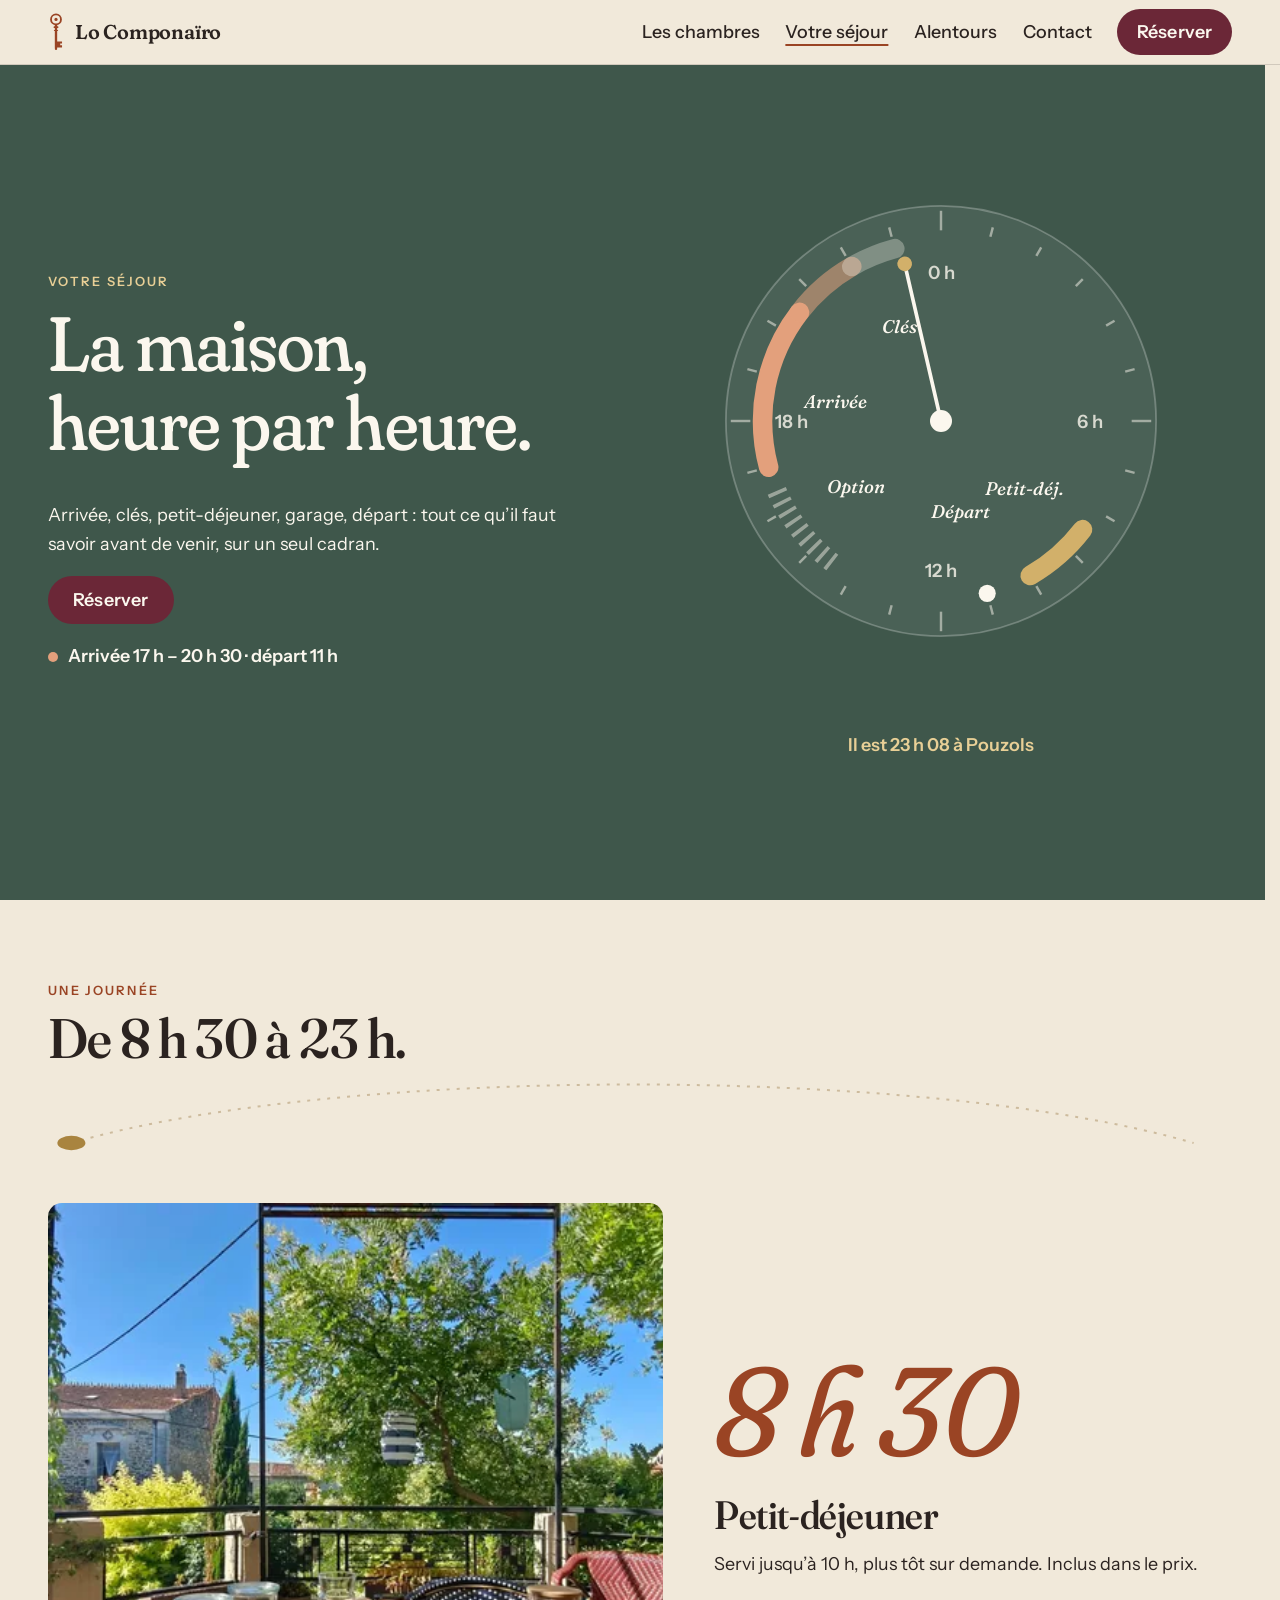
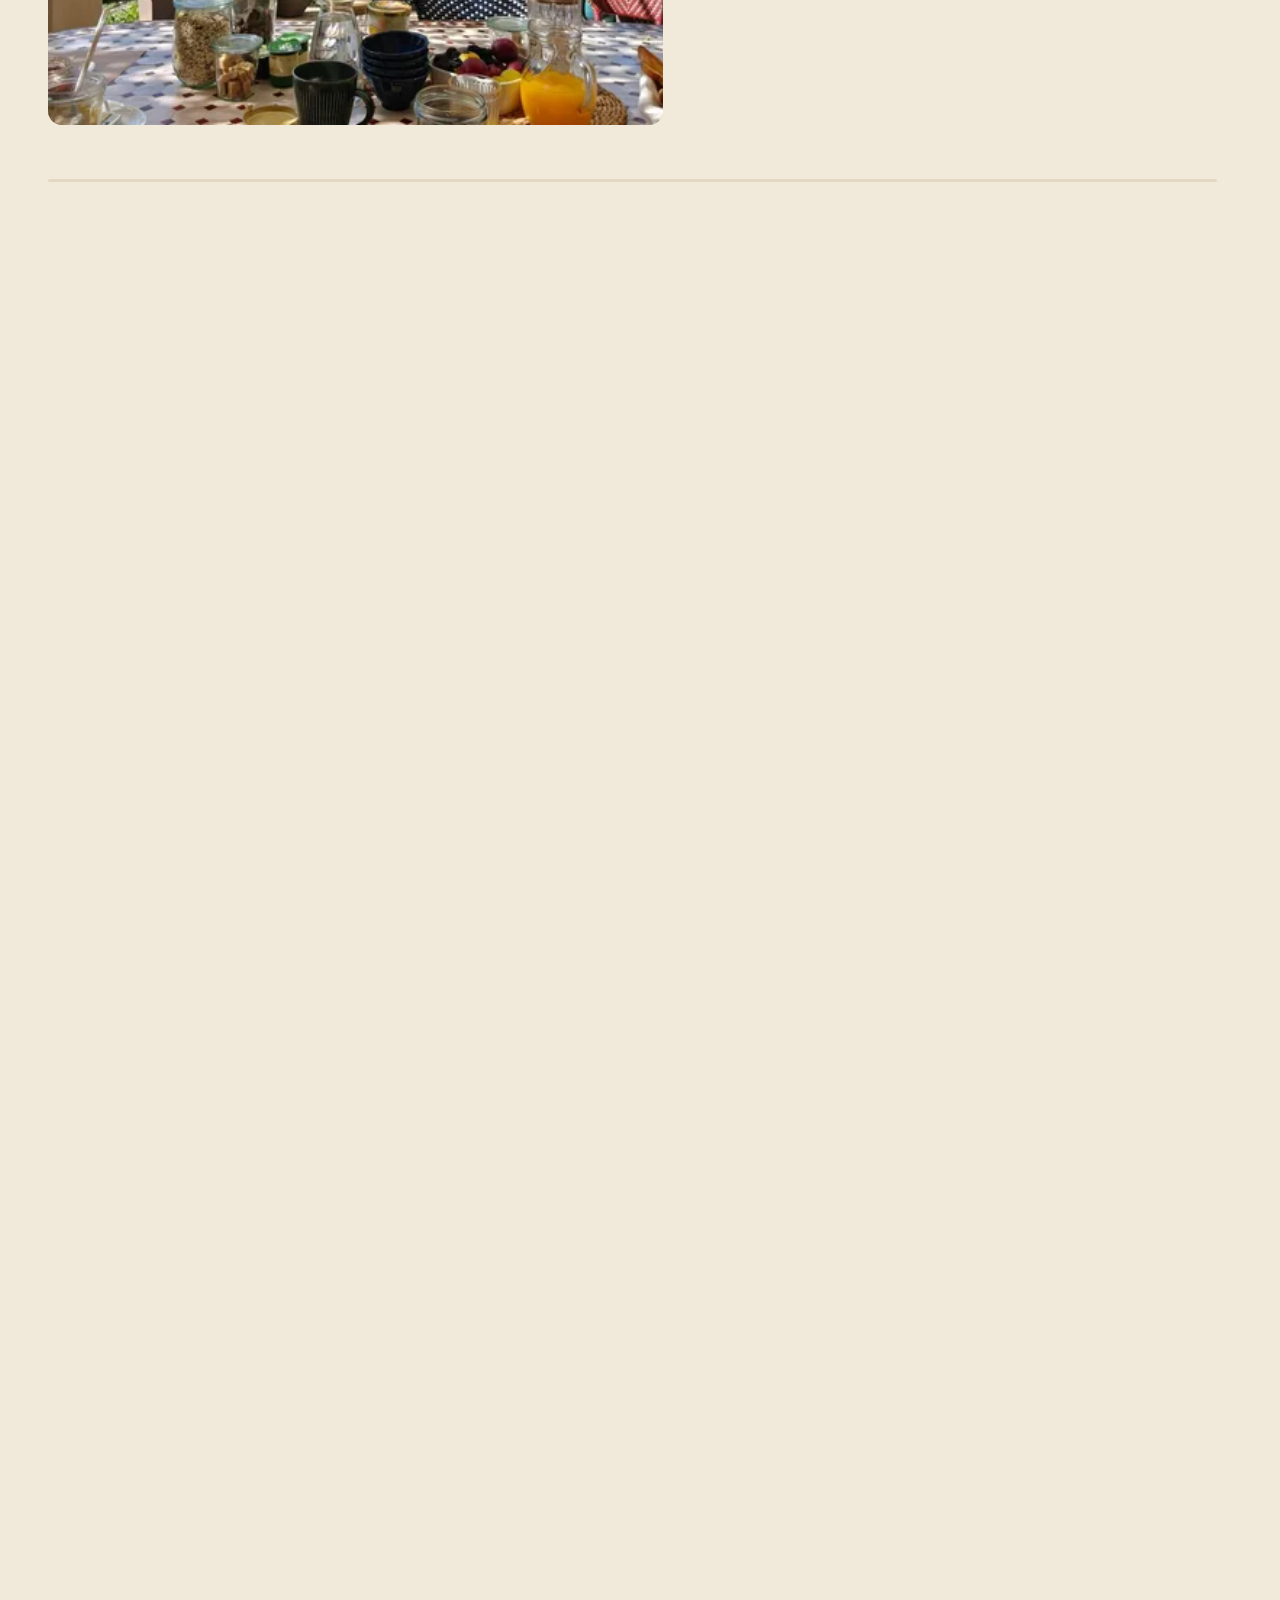
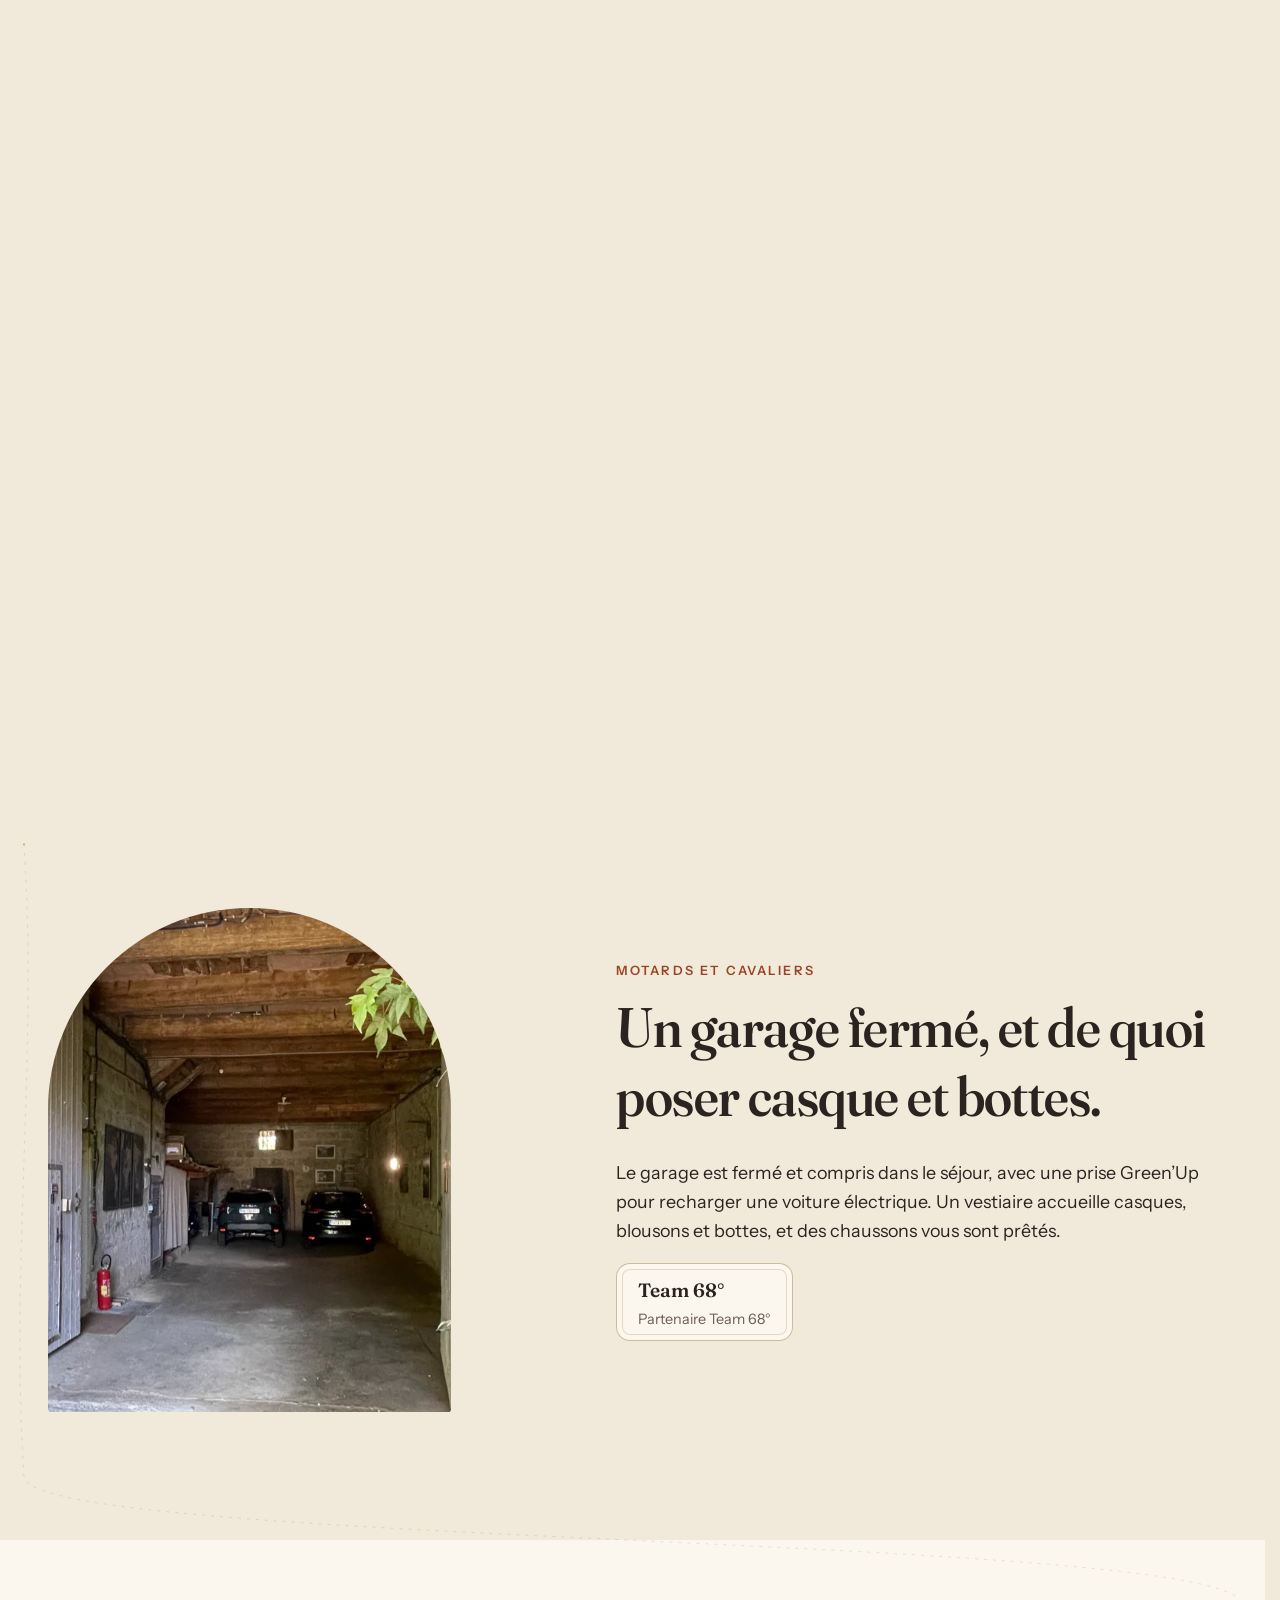
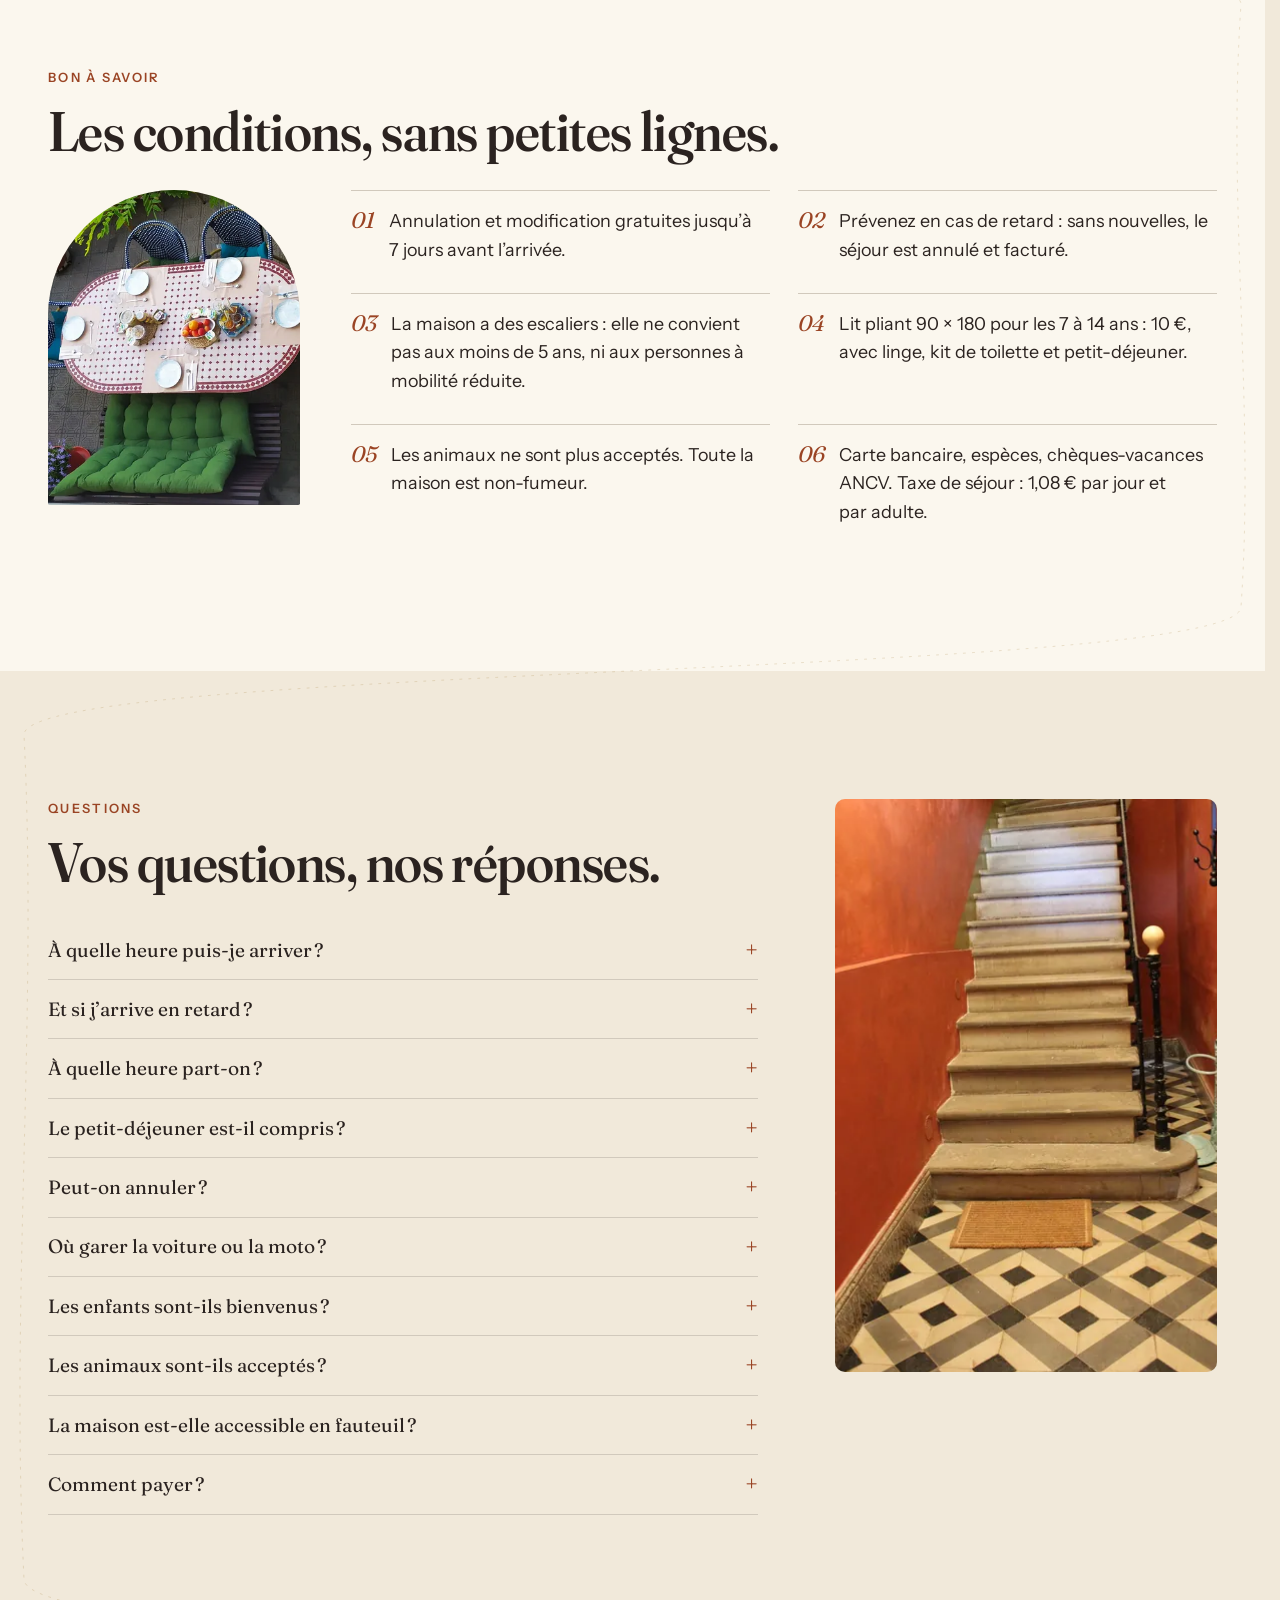
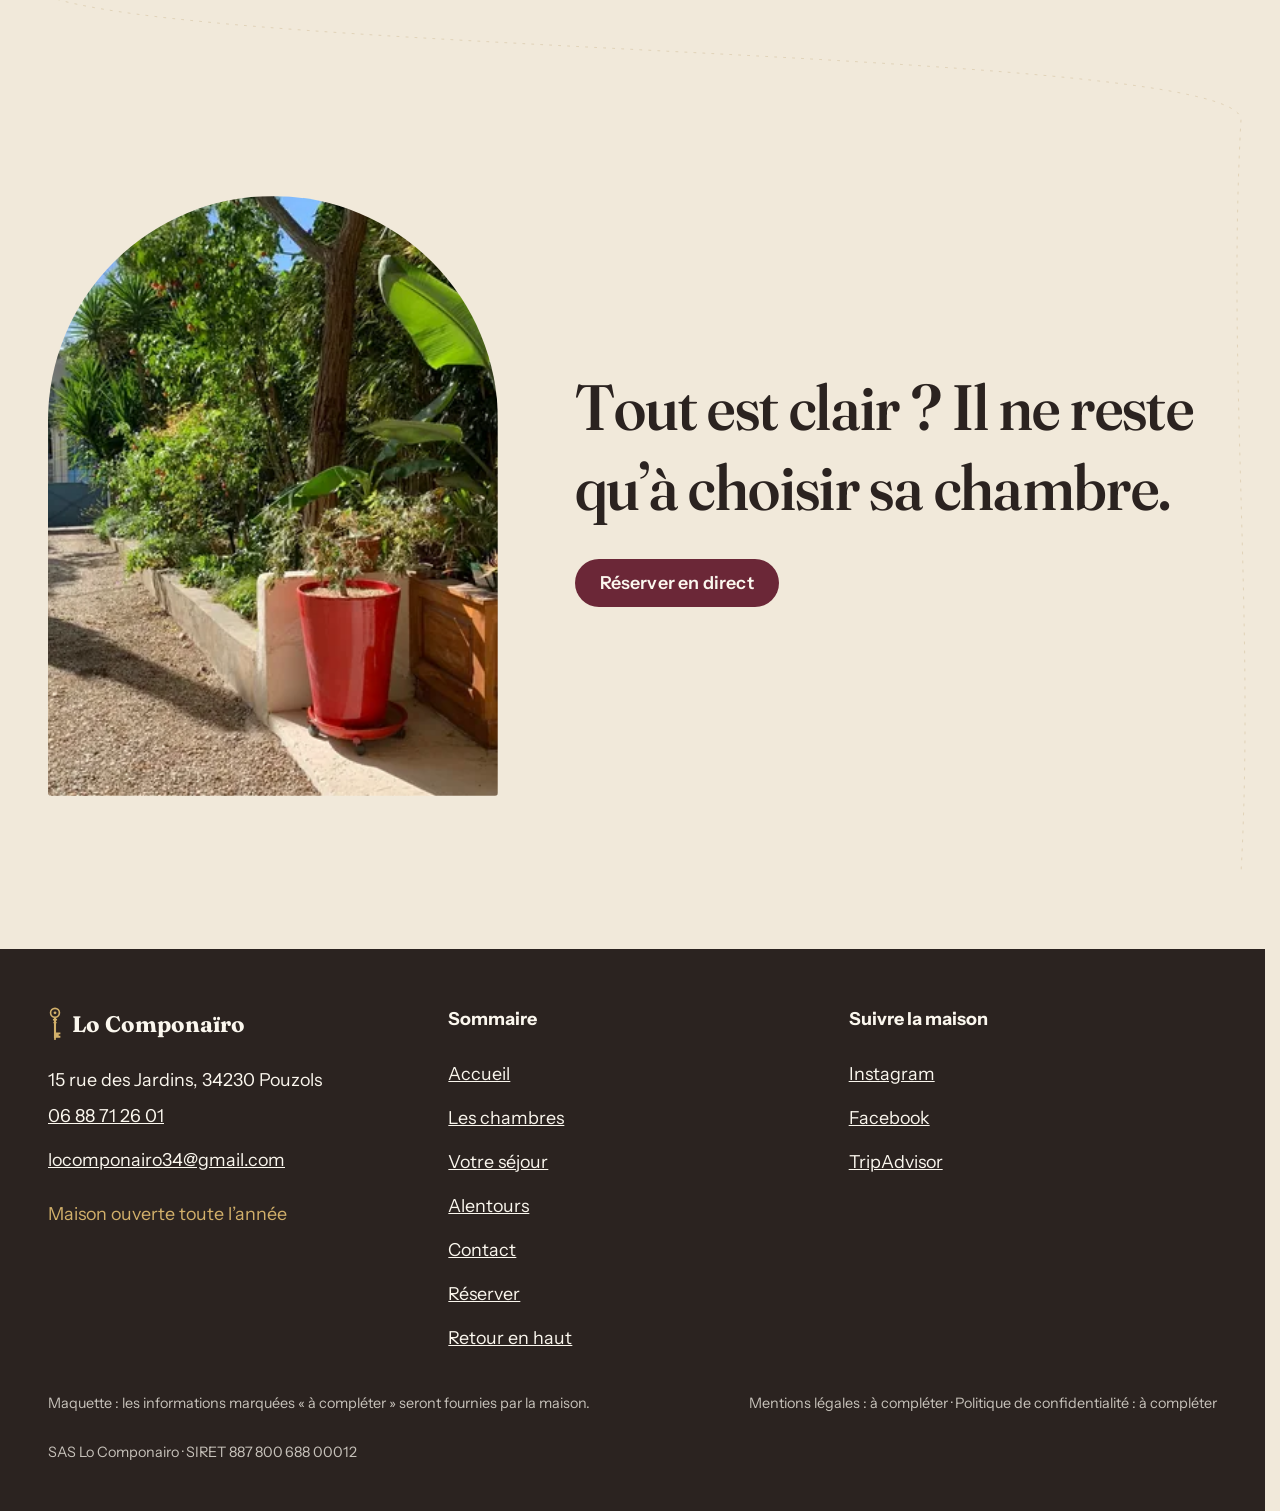
<file: votre-sejour.html>
<!doctype html>
<html lang="fr" data-v="5">
<head>
<meta charset="utf-8">
<meta name="viewport" content="width=device-width, initial-scale=1, viewport-fit=cover">
<title>Votre séjour : arrivée, petit-déjeuner, garage. Lo Componaïro</title>
<meta name="description" content="Arrivée de 17 h à 20 h 30, petit-déjeuner de 8 h 30 à 10 h, départ à 11 h, garage fermé, annulation gratuite à 7 jours : tout ce qu’il faut savoir avant de venir.">
<meta name="robots" content="noindex, nofollow">
<link rel="canonical" href="https://locomponairo-maquette.vercel.app/votre-sejour">
<style>:root{--fond:#f1e9da;--texte:#2b2320;--voile-fond:#4a1c26;--ouverture-fond:#4a1c26;--menu-fond:#2b2320}:root { --entete-h: 72px; --barres-h: 0px; } html { background: var(--fond); color: var(--texte); scrollbar-gutter: stable; } body { margin: 0; background: var(--fond); } html.js:not(.calme):not(.secours):not([data-arrivee="retour"]) [data-anime] { opacity: 0; } html.js:not(.calme):not(.secours):not([data-arrivee="retour"]) [data-anime].vu { opacity: 1; } [data-voile] { position: fixed; inset: 0; z-index: 900; background: var(--voile-fond); transform: translateY(100%); visibility: hidden; pointer-events: none; } html[data-arrivee="voile"]:not(.voile-leve):not(.calme):not(.secours) [data-voile] { transform: none; visibility: visible; } html.calme [data-voile], html.secours [data-voile] { visibility: hidden !important; } .ouverture-panneau { position: fixed; inset: 0; z-index: 850; display: none; place-content: center; justify-items: center; background: var(--ouverture-fond, var(--voile-fond)); color: var(--fond); text-align: center; } html.js[data-arrivee="intro"]:not(.calme):not(.secours):not(.intro-finie) .ouverture-panneau { display: grid; } html.defilement-bloque, html.defilement-bloque body, html.js[data-arrivee="intro"]:not(.calme):not(.secours):not(.intro-finie), html.js[data-arrivee="intro"]:not(.calme):not(.secours):not(.intro-finie) body, html[data-arrivee="voile"]:not(.voile-leve):not(.calme):not(.secours), html[data-arrivee="voile"]:not(.voile-leve):not(.calme):not(.secours) body { overflow: hidden; } html.js[data-arrivee="intro"]:not(.calme):not(.secours):not(.intro-finie) { background-color: var(--ouverture-fond, var(--voile-fond)); } html[data-arrivee="voile"]:not(.voile-leve):not(.calme):not(.secours) { background-color: var(--voile-fond); }</style>
<script>(function () {
var d = document.documentElement, ss = null, ls = null;
try { ss = window.sessionStorage; ls = window.localStorage; } catch (e) {}
d.classList.add('js');
var calme = false;
try { ls && ls.removeItem('socle:calme'); } catch (e) {}
if (calme) d.classList.add('calme');
var nav = performance.getEntriesByType ? performance.getEntriesByType('navigation')[0] : null;
var type = nav ? nav.type : 'navigate';
var depart = null;
try { depart = JSON.parse(ss.getItem('socle:depart') || 'null'); ss.removeItem('socle:depart'); } catch (e) {}
if (depart && !(Date.now() - depart.t < 15000)) depart = null;
var retourSection = false;
try { retourSection = !!ss.getItem('socle:calme-retour'); } catch (e) {}
var mode = type === 'back_forward' || retourSection ? 'retour' : type === 'reload' ? 'intro' : depart ? 'voile' : 'intro';
d.setAttribute('data-arrivee', mode);
if (mode === 'voile' && depart.couleur) d.style.setProperty('--voile-fond', depart.couleur);
if (type === 'reload' && 'scrollRestoration' in history) {
if (!retourSection) history.scrollRestoration = 'manual';
}
try {
var choisie = ls && ls.getItem('socle:langue');
var langue = (d.lang || '').slice(0, 2);
if (choisie && choisie !== langue && type === 'navigate' && !depart) {
var alt = document.querySelector('link[rel="alternate"][hreflang="' + choisie + '"]');
if (alt) location.replace(new URL(alt.href).pathname + location.search + location.hash);
}
} catch (e) {}
setTimeout(function () { if (!d.classList.contains('demarre')) d.classList.add('secours'); }, 2000);
})();</script>
<link rel="preload" href="/assets/polices/fraunces.woff2" as="font" type="font/woff2" crossorigin>
<link rel="preload" href="/assets/polices/instrument-sans.woff2" as="font" type="font/woff2" crossorigin>
<link rel="stylesheet" href="/assets/css/socle.css?v=5">
<link rel="stylesheet" href="/assets/css/site.css?v=5">
<link rel="modulepreload" href="/assets/js/site.js?v=5">
<link rel="modulepreload" href="/assets/js/socle/index.js?v=5">
<script src="/assets/vendor/gsap.min.js" defer></script>
<script src="/assets/vendor/ScrollTrigger.min.js" defer></script>
<script src="/assets/vendor/SplitText.min.js" defer></script>
<script type="module" src="/assets/js/site.js?v=5"></script>
<meta name="theme-color" content="#f1e9da">
<link rel="icon" href="/assets/images/favicon.svg" type="image/svg+xml">
<link rel="apple-touch-icon" href="/assets/images/apple-touch-icon.png">
<meta property="og:type" content="website">
<meta property="og:site_name" content="Lo Componaïro">
<meta property="og:locale" content="fr_FR">
<meta property="og:title" content="Votre séjour : arrivée, petit-déjeuner, garage. Lo Componaïro">
<meta property="og:description" content="Arrivée de 17 h à 20 h 30, petit-déjeuner de 8 h 30 à 10 h, départ à 11 h, garage fermé, annulation gratuite à 7 jours : tout ce qu’il faut savoir avant de venir.">
<meta property="og:url" content="https://locomponairo-maquette.vercel.app/votre-sejour">
<meta property="og:image" content="https://locomponairo-maquette.vercel.app/assets/partage/sejour-fr.jpg">
<meta property="og:image:width" content="1200">
<meta property="og:image:height" content="630">
<meta property="og:image:alt" content="Une journée à Lo Componaïro, heure par heure">
<meta name="twitter:card" content="summary_large_image">
<script type="application/ld+json">{"@context":"https://schema.org","@type":"BedAndBreakfast","name":"Lo Componaïro","url":"https://locomponairo-maquette.vercel.app/","telephone":"+33688712601","email":"locomponairo34@gmail.com","address":{"@type":"PostalAddress","streetAddress":"15 rue des Jardins","postalCode":"34230","addressLocality":"Pouzols","addressRegion":"Hérault","addressCountry":"FR"},"checkinTime":"17:00","checkoutTime":"11:00","numberOfRooms":4,"petsAllowed":false,"amenityFeature":[{"@type":"LocationFeatureSpecification","name":"Petit-déjeuner inclus","value":true},{"@type":"LocationFeatureSpecification","name":"Garage fermé","value":true},{"@type":"LocationFeatureSpecification","name":"Wi-Fi","value":true},{"@type":"LocationFeatureSpecification","name":"Climatisation","value":true}],"description":"Chambre d'hôtes dans une maison vigneronne de 1850 à Pouzols (Hérault) : quatre chambres, terrasses, garage fermé, petit-déjeuner inclus."}</script>
</head>
<body id="haut">
<svg class="defs-laiton" width="0" height="0" aria-hidden="true" focusable="false"><defs>
  <linearGradient id="laiton-tige" x1="0" y1="0" x2="1" y2="0"><stop offset="0" stop-color="#4f350f"/><stop offset=".2" stop-color="#9c7027"/><stop offset=".42" stop-color="#f6dd96"/><stop offset=".56" stop-color="#d4ad57"/><stop offset=".8" stop-color="#83601f"/><stop offset="1" stop-color="#46300d"/></linearGradient>
  <linearGradient id="laiton-plat" x1="0" y1="0" x2="1" y2="1"><stop offset="0" stop-color="#f7e2a2"/><stop offset=".32" stop-color="#c7963f"/><stop offset=".62" stop-color="#e6c473"/><stop offset="1" stop-color="#6a4914"/></linearGradient>
  <linearGradient id="laiton-anneau" x1="0" y1="0" x2="1" y2="1"><stop offset="0" stop-color="#fbe9ad"/><stop offset=".28" stop-color="#c7963f"/><stop offset=".52" stop-color="#6f4c15"/><stop offset=".78" stop-color="#d6ae5b"/><stop offset="1" stop-color="#f1d58a"/></linearGradient>
</defs></svg>
<div data-voile data-forme="serrure" aria-hidden="true"><div class="voile-contenu"><svg class="voile-icone" viewBox="-30 30 60 160" aria-hidden="true" focusable="false"><g class="cle">
  <circle class="cle-anneau" cx="0" cy="62" r="19" fill="none" stroke-width="7"/>
  <circle class="cle-anneau-reflet" cx="0" cy="62" r="19" fill="none" stroke-width="1.6"/>
  <path class="cle-metal cle-orne" d="M0 37 c4 0 6 3 6 6 c0 2-2 4-6 4 c-4 0-6-2-6-4 c0-3 2-6 6-6 z"/>
  <circle class="cle-metal" cx="0" cy="62" r="6"/>
  <rect class="cle-metal cle-tige" x="-4.5" y="80" width="9" height="92" rx="2"/>
  <rect class="cle-metal cle-bague" x="-9" y="88" width="18" height="7" rx="2.5"/>
  <rect class="cle-metal cle-bague" x="-8" y="102" width="16" height="4.5" rx="2"/>
  <path class="cle-metal cle-panneton" d="M3 146 h20 v8 h-7 v6 h7 v9 h-20 z"/>
  <circle class="cle-metal" cx="0" cy="174" r="4.5"/>
  <path class="cle-reflet" d="M-2.2 84 V168"/>
</g></svg><span data-voile-libelle>Votre séjour</span></div></div>
<div class="ouverture-panneau" data-ouverture aria-hidden="true">
  <svg class="ouverture-serrure" viewBox="-60 -60 120 160" aria-hidden="true"><path d="M-24.8 26 A 50 50 0 1 1 24.8 26 L 34 92 L -34 92 Z"/></svg>
  <div class="ouverture-objet" data-ouverture-objet><svg class="cle-intro cle-laiton" viewBox="-34 30 68 156" aria-hidden="true" focusable="false" data-audit-ignorer><g class="cle">
  <circle class="cle-anneau" cx="0" cy="62" r="19" fill="none" stroke-width="7"/>
  <circle class="cle-anneau-reflet" cx="0" cy="62" r="19" fill="none" stroke-width="1.6"/>
  <path class="cle-metal cle-orne" d="M0 37 c4 0 6 3 6 6 c0 2-2 4-6 4 c-4 0-6-2-6-4 c0-3 2-6 6-6 z"/>
  <circle class="cle-metal" cx="0" cy="62" r="6"/>
  <rect class="cle-metal cle-tige" x="-4.5" y="80" width="9" height="92" rx="2"/>
  <rect class="cle-metal cle-bague" x="-9" y="88" width="18" height="7" rx="2.5"/>
  <rect class="cle-metal cle-bague" x="-8" y="102" width="16" height="4.5" rx="2"/>
  <path class="cle-metal cle-panneton" d="M3 146 h20 v8 h-7 v6 h7 v9 h-20 z"/>
  <circle class="cle-metal" cx="0" cy="174" r="4.5"/>
  <path class="cle-reflet" d="M-2.2 84 V168"/>
</g></svg></div>
  <p class="ouverture-nom">Lo Componaïro</p>
  <span class="ouverture-trait"></span>
  <p class="ouverture-ligne">Maison vigneronne · 1850</p>
</div>
<a class="evitement" href="#contenu">Aller au contenu</a>
<header data-entete>
  <div class="entete-rangee">
    <a class="entete-logo" href="/" data-libelle="Accueil">
      <svg class="entete-icone" viewBox="-30 30 60 160" aria-hidden="true" focusable="false"><g class="cle">
  <circle class="cle-anneau" cx="0" cy="62" r="19" fill="none" stroke-width="7"/>
  <circle class="cle-anneau-reflet" cx="0" cy="62" r="19" fill="none" stroke-width="1.6"/>
  <path class="cle-metal cle-orne" d="M0 37 c4 0 6 3 6 6 c0 2-2 4-6 4 c-4 0-6-2-6-4 c0-3 2-6 6-6 z"/>
  <circle class="cle-metal" cx="0" cy="62" r="6"/>
  <rect class="cle-metal cle-tige" x="-4.5" y="80" width="9" height="92" rx="2"/>
  <rect class="cle-metal cle-bague" x="-9" y="88" width="18" height="7" rx="2.5"/>
  <rect class="cle-metal cle-bague" x="-8" y="102" width="16" height="4.5" rx="2"/>
  <path class="cle-metal cle-panneton" d="M3 146 h20 v8 h-7 v6 h7 v9 h-20 z"/>
  <circle class="cle-metal" cx="0" cy="174" r="4.5"/>
  <path class="cle-reflet" d="M-2.2 84 V168"/>
</g></svg><span>Lo Componaïro</span>
    </a>
    <nav data-nav aria-label="Navigation principale">
      <ul><li><a href="/chambres" data-libelle="Les chambres">Les chambres</a></li><li><a href="/votre-sejour" data-libelle="Votre séjour" aria-current="page">Votre séjour</a></li><li><a href="/alentours" data-libelle="Alentours">Alentours</a></li><li><a href="/contact" data-libelle="Contact">Contact</a></li></ul>
    </nav>
    <div class="entete-actions">
      <a class="bouton bouton--action entete-action" href="/reserver" data-libelle="Réserver">Réserver</a>
      <button type="button" data-menu-bouton aria-controls="menu" aria-expanded="false" data-libelle-ouvrir="Menu" data-libelle-fermer="Fermer"><span data-libelle-bouton>Menu</span></button>
      <a class="menu-sansjs" href="#menu" data-menu-lien>Menu</a>
    </div>
  </div>
</header>
<script>/* Avant le premier affichage : rangées de la navigation (même règle que ajusterNav dans assets/js/socle/entete.js)
   et hauteur réelle de l'en-tête, pour que rien ne saute quand le JavaScript du site prend la main. */
(function () {
  var h = document.documentElement, u = document.querySelector('[data-nav] ul'), e = document.querySelector('[data-entete]');
  if (u) {
    var deborde = function () { return u.scrollWidth > u.clientWidth + 1; }, c = deborde();
    if (c && window.matchMedia('(min-width: 900px)').matches) {
      h.classList.add('nav-deux-rangees'); c = deborde();
      if (c) { h.classList.add('nav-deux-lignes'); var a = u.querySelector('a'); c = !a || u.getBoundingClientRect().height > a.getBoundingClientRect().height * 2.5; }
      if (c) h.classList.remove('nav-deux-rangees', 'nav-deux-lignes');
    }
    if (c) h.classList.add('nav-compacte');
  }
  if (e) h.style.setProperty('--entete-h', Math.round(e.getBoundingClientRect().height) + 'px');
})();</script>
<span id="menu-ferme" aria-hidden="true"></span>
<div id="menu" data-menu role="dialog" aria-modal="true" aria-label="Menu">
  <p class="menu-sansjs-fermer"><a href="#menu-ferme">Fermer</a></p>
  <ul><li style="--i:0"><a href="/" class="menu-lien" data-libelle="Accueil">Accueil</a></li><li style="--i:1"><a href="/chambres" class="menu-lien" data-libelle="Les chambres">Les chambres</a></li><li style="--i:2"><a href="/votre-sejour" class="menu-lien" data-libelle="Votre séjour" aria-current="page">Votre séjour</a></li><li style="--i:3"><a href="/alentours" class="menu-lien" data-libelle="Alentours">Alentours</a></li><li style="--i:4"><a href="/contact" class="menu-lien" data-libelle="Contact">Contact</a></li><li style="--i:5"><a href="/reserver" class="menu-lien" data-libelle="Réserver">Réserver</a></li></ul>
  <p><a class="bouton" href="tel:+33688712601">Appeler 06 88 71 26 01</a></p>
</div>
<main id="contenu" tabindex="-1" data-grille="fil" data-sarment>
<section class="tete-cadran" id="debut">
  <div class="conteneur tete-cadran-grille">
    <div class="tete-cadran-texte">
      <p class="surtitre" data-anime="gsap" data-tete-anime>Votre séjour</p>
      <h1 class="tete-cadran-titre" data-anime="gsap" data-tete-anime>La maison, heure par heure.</h1>
      <p class="masque-ecran-bas" data-anime="gsap" data-tete-anime>Arrivée, clés, petit-déjeuner, garage, départ : tout ce qu’il faut savoir avant de venir, sur un seul cadran.</p>
      <p class="tete-cadran-actions" data-anime="gsap" data-tete-anime><a href="/reserver" class="bouton bouton--action" data-libelle="Réserver" data-action-principale>Réserver</a></p>
      <p class="tete-cadran-info" data-info-cle data-anime="gsap" data-tete-anime>Arrivée 17 h – 20 h 30 · départ 11 h</p>
    </div>
    <div class="tete-cadran-objet">
      <div class="grand-cadran" data-cadran data-effet="cadran-journee" data-iris-centre="disque" role="img" aria-label="Cadran des horaires de la maison, aiguille sur l’heure de Pouzols"><svg class="cadran cadran--grand" viewBox="0 0 360 360" aria-hidden="true" focusable="false" data-audit-ignorer>
  <circle class="cadran-fond" cx="180" cy="180" r="176"/>
  <g class="cadran-graduations"><line x1="180.0" y1="24.0" x2="180.0" y2="8.0"/><line x1="220.4" y1="29.3" x2="222.4" y2="21.6"/><line x1="258.0" y1="44.9" x2="262.0" y2="38.0"/><line x1="290.3" y1="69.7" x2="296.0" y2="64.0"/><line x1="315.1" y1="102.0" x2="322.0" y2="98.0"/><line x1="330.7" y1="139.6" x2="338.4" y2="137.6"/><line x1="336.0" y1="180.0" x2="352.0" y2="180.0"/><line x1="330.7" y1="220.4" x2="338.4" y2="222.4"/><line x1="315.1" y1="258.0" x2="322.0" y2="262.0"/><line x1="290.3" y1="290.3" x2="296.0" y2="296.0"/><line x1="258.0" y1="315.1" x2="262.0" y2="322.0"/><line x1="220.4" y1="330.7" x2="222.4" y2="338.4"/><line x1="180.0" y1="336.0" x2="180.0" y2="352.0"/><line x1="139.6" y1="330.7" x2="137.6" y2="338.4"/><line x1="102.0" y1="315.1" x2="98.0" y2="322.0"/><line x1="69.7" y1="290.3" x2="64.0" y2="296.0"/><line x1="44.9" y1="258.0" x2="38.0" y2="262.0"/><line x1="29.3" y1="220.4" x2="21.6" y2="222.4"/><line x1="24.0" y1="180.0" x2="8.0" y2="180.0"/><line x1="29.3" y1="139.6" x2="21.6" y2="137.6"/><line x1="44.9" y1="102.0" x2="38.0" y2="98.0"/><line x1="69.7" y1="69.7" x2="64.0" y2="64.0"/><line x1="102.0" y1="44.9" x2="98.0" y2="38.0"/><line x1="139.6" y1="29.3" x2="137.6" y2="21.6"/></g>
  <path class="cadran-arc cadran-arc--matin" d="M295.8 268.9 A146 146 0 0 1 253.0 306.4"/>
  <path class="cadran-arc cadran-arc--option" d="M91.1 295.8 A146 146 0 0 1 45.1 235.9"/>
  <path class="cadran-arc cadran-arc--arrivee" d="M39.0 217.8 A146 146 0 0 1 64.2 91.1"/>
  <path class="cadran-arc cadran-arc--cles" d="M64.2 91.1 A146 146 0 0 1 107.0 53.6"/>
  <path class="cadran-arc cadran-arc--garage" d="M107.0 53.6 A146 146 0 0 1 142.2 39.0"/>
  <circle class="cadran-depart" cx="217.8" cy="321.0" r="7"/>
  <g class="cadran-chiffres"><text x="180.0" y="58.0" dy="6" text-anchor="middle">0 h</text><text x="302.0" y="180.0" dy="6" text-anchor="middle">6 h</text><text x="180.0" y="302.0" dy="6" text-anchor="middle">12 h</text><text x="58.0" y="180.0" dy="6" text-anchor="middle">18 h</text></g>
  <text class="cadran-etiquette" x="248.4" y="235.4" dy="5" text-anchor="middle">Petit-déj.</text><text class="cadran-etiquette" x="195.8" y="254.3" dy="5" text-anchor="middle">Départ</text><text class="cadran-etiquette" x="110.2" y="233.6" dy="5" text-anchor="middle">Option</text><text class="cadran-etiquette" x="93.5" y="164.0" dy="5" text-anchor="middle">Arrivée</text><text class="cadran-etiquette" x="145.8" y="103.3" dy="5" text-anchor="middle">Clés</text>
  <g data-aiguille-balai><g class="cadran-aiguille" data-aiguille><line x1="180" y1="180" x2="180" y2="48"/><circle cx="180" cy="48" r="6"/></g></g>
  <circle class="cadran-centre" cx="180" cy="180" r="9"/>
</svg></div>
      <p class="tete-cadran-heure" aria-live="polite"><span data-heure-pouzols data-modele="Il est {heure} à Pouzols"></span></p>
    </div>
  </div>
</section>
<section class="journee" id="journee" data-grille="scene typo" data-effet="journee" data-scene style="--n:6">
  <div class="journee-cadre" data-collant>
    <div class="conteneur journee-tete">
      <p class="surtitre">Une journée</p>
      <h2>De 8 h 30 à 23 h.</h2>
    </div>
    <svg class="journee-ciel" viewBox="0 0 1000 120" preserveAspectRatio="none" aria-hidden="true"><path class="journee-arc" d="M20 110 C 250 -20, 750 -20, 980 110"/><circle class="journee-soleil" data-soleil r="12" cx="20" cy="110"/></svg>
    <ol class="journee-etapes conteneur">
      <li class="journee-etape est-active" data-etape="0" data-h="8.5">
        <figure class="media journee-photo" style="--cadrage:50% 50%">
  <picture><source media="(max-width: 760px) and (orientation: portrait)" srcset="/assets/images/petit-dejeuner-terrasse-mobile-640.webp 640w" sizes="(max-width: 760px) 92vw, 44vw">
    <img src="/assets/images/petit-dejeuner-terrasse-1280.webp" srcset="/assets/images/petit-dejeuner-terrasse-640.webp 640w, /assets/images/petit-dejeuner-terrasse-1280.webp 1280w, /assets/images/petit-dejeuner-terrasse-1920.webp 1920w" sizes="(max-width: 760px) 92vw, 44vw" alt="Petit-déjeuner servi sur la terrasse" width="1280" height="720" loading="lazy" decoding="async">
  </picture>
</figure>
        <div class="journee-texte">
          <p class="journee-heure">8 h 30</p>
          <h3>Petit-déjeuner</h3>
          <p>Servi jusqu’à 10 h, plus tôt sur demande. Inclus dans le prix.</p>
        </div>
      </li><li class="journee-etape" data-etape="1" data-h="11">
        <figure class="media journee-photo" style="--cadrage:50% 50%">
  <picture>
    <img src="/assets/images/maison-porte-784.webp" srcset="/assets/images/maison-porte-480.webp 480w, /assets/images/maison-porte-640.webp 640w, /assets/images/maison-porte-784.webp 784w" sizes="(max-width: 760px) 92vw, 44vw" alt="Porte d’entrée en bois de la maison" width="784" height="1045" loading="lazy" decoding="async">
  </picture>
</figure>
        <div class="journee-texte">
          <p class="journee-heure">11 h</p>
          <h3>Départ</h3>
          <p>On rend la clé. Un séjour écourté reste dû en totalité.</p>
        </div>
      </li><li class="journee-etape" data-etape="2" data-h="14.5">
        <figure class="media journee-photo" style="--cadrage:50% 50%">
  <picture>
    <img src="/assets/images/maison-cour-1280.webp" srcset="/assets/images/maison-cour-640.webp 640w, /assets/images/maison-cour-1280.webp 1280w, /assets/images/maison-cour-1920.webp 1920w" sizes="(max-width: 760px) 92vw, 44vw" alt="Cour plantée devant la maison" width="1280" height="853" loading="lazy" decoding="async">
  </picture>
</figure>
        <div class="journee-texte">
          <p class="journee-heure">14 h 30</p>
          <h3>Arrivée anticipée</h3>
          <p>De 14 h 30 à 16 h 30, en option à 10 €.</p>
        </div>
      </li><li class="journee-etape" data-etape="3" data-h="17">
        <figure class="media journee-photo" style="--cadrage:50% 50%">
  <picture>
    <img src="/assets/images/maison-allee-1280.webp" srcset="/assets/images/maison-allee-640.webp 640w, /assets/images/maison-allee-1280.webp 1280w, /assets/images/maison-allee-1920.webp 1920w" sizes="(max-width: 760px) 92vw, 44vw" alt="Allée bordée de céanothes jusqu’à la maison" width="1280" height="853" loading="lazy" decoding="async">
  </picture>
</figure>
        <div class="journee-texte">
          <p class="journee-heure">17 h</p>
          <h3>Arrivée</h3>
          <p>Accueil de 17 h à 20 h 30. Plus tôt ou plus tard sur demande.</p>
        </div>
      </li><li class="journee-etape" data-etape="4" data-h="22">
        <figure class="media journee-photo" style="--cadrage:50% 50%">
  <picture>
    <img src="/assets/images/portail-848.webp" srcset="/assets/images/portail-480.webp 480w, /assets/images/portail-640.webp 640w, /assets/images/portail-848.webp 848w" sizes="(max-width: 760px) 92vw, 44vw" alt="Le portail bleu de la maison sur la rue, sous les lauriers-roses" width="848" height="636" loading="lazy" decoding="async">
  </picture>
</figure>
        <div class="journee-texte">
          <p class="journee-heure">22 h</p>
          <h3>Dernières clés</h3>
          <p>Remise des clés possible le soir jusqu’à 22 h, en prévenant.</p>
        </div>
      </li><li class="journee-etape" data-etape="5" data-h="23">
        <figure class="media journee-photo" style="--cadrage:50% 50%">
  <picture><source media="(max-width: 760px) and (orientation: portrait)" srcset="/assets/images/maison-facade-mobile-640.webp 640w, /assets/images/maison-facade-mobile-1080.webp 1080w" sizes="(max-width: 760px) 92vw, 44vw">
    <img src="/assets/images/maison-facade-1280.webp" srcset="/assets/images/maison-facade-640.webp 640w, /assets/images/maison-facade-1280.webp 1280w, /assets/images/maison-facade-1920.webp 1920w" sizes="(max-width: 760px) 92vw, 44vw" alt="Façade de la maison et porte du garage" width="1280" height="720" loading="lazy" decoding="async">
  </picture>
</figure>
        <div class="journee-texte">
          <p class="journee-heure">23 h</p>
          <h3>Garage</h3>
          <p>Le garage fermé reste accessible jusqu’à 23 h.</p>
        </div>
      </li>
    </ol>
    <div class="journee-progres conteneur" aria-hidden="true"><span data-journee-progres></span></div>
  </div>
</section>
<section class="garage-section" id="garage" data-fil="gauche">
  <div class="conteneur garage-grille">
    <figure class="media garage-photo" data-fx="zoom" style="--cadrage:50% 50%">
  <picture>
    <img src="/assets/images/garage-784.webp" srcset="/assets/images/garage-480.webp 480w, /assets/images/garage-640.webp 640w, /assets/images/garage-784.webp 784w" sizes="(max-width: 760px) 92vw, 40vw" alt="Garage voûté et fermé de la maison" width="784" height="980" loading="lazy" decoding="async">
  </picture>
</figure>
    <div>
      <p class="surtitre" data-anime>Motards et cavaliers</p>
      <h2 data-anime="lettres">Un garage fermé, et de quoi poser casque et bottes.</h2>
      <p data-anime>Le garage est fermé et compris dans le séjour, avec une prise Green’Up pour recharger une voiture électrique. Un vestiaire accueille casques, blousons et bottes, et des chaussons vous sont prêtés.</p>
      <p class="plaque plaque--ligne" data-anime><strong>Team 68°</strong><span>Partenaire Team 68°</span></p>
    </div>
  </div>
</section>
<section class="conditions" id="conditions" data-fil="droite">
  <div class="conteneur">
    <p class="surtitre" data-anime>Bon à savoir</p>
    <h2 data-anime="lignes">Les conditions, sans petites lignes.</h2>
    <div class="conditions-grille">
    <figure class="media conditions-photo" data-fx="parallaxe" data-fx-force="10" style="--cadrage:50% 50%">
  <picture>
    <img src="/assets/images/petit-dejeuner-table-784.webp" srcset="/assets/images/petit-dejeuner-table-480.webp 480w, /assets/images/petit-dejeuner-table-640.webp 640w, /assets/images/petit-dejeuner-table-784.webp 784w" sizes="(max-width: 760px) 60vw, 22vw" alt="Table du petit-déjeuner vue d’en haut" width="784" height="980" loading="lazy" decoding="async">
  </picture>
</figure>
    <ul class="conditions-liste" data-anime="cascade">
      <li><span class="conditions-num" aria-hidden="true">01</span>Annulation et modification gratuites jusqu’à 7 jours avant l’arrivée.</li><li><span class="conditions-num" aria-hidden="true">02</span>Prévenez en cas de retard : sans nouvelles, le séjour est annulé et facturé.</li><li><span class="conditions-num" aria-hidden="true">03</span>La maison a des escaliers : elle ne convient pas aux moins de 5 ans, ni aux personnes à mobilité réduite.</li><li><span class="conditions-num" aria-hidden="true">04</span>Lit pliant 90 × 180 pour les 7 à 14 ans : 10 €, avec linge, kit de toilette et petit-déjeuner.</li><li><span class="conditions-num" aria-hidden="true">05</span>Les animaux ne sont plus acceptés. Toute la maison est non-fumeur.</li><li><span class="conditions-num" aria-hidden="true">06</span>Carte bancaire, espèces, chèques-vacances ANCV. Taxe de séjour : 1,08 € par jour et par adulte.</li>
    </ul>
    </div>
  </div>
</section>
<section class="faq" id="questions" data-fil="gauche">
  <div class="conteneur faq-grille">
    <div>
      <p class="surtitre" data-anime>Questions</p>
      <h2 data-anime="lignes">Vos questions, nos réponses.</h2>
      <details class="faq-item" data-anime><summary>À quelle heure puis-je arriver ?</summary><p>De 17 h à 20 h 30. Une arrivée plus tôt ou plus tard est possible sur demande ; hors de ces horaires, l’accueil n’est pas garanti sans accord préalable. Une arrivée dès 14 h 30 (jusqu’à 16 h 30) est proposée en option à 10 €.</p></details><details class="faq-item" data-anime><summary>Et si j’arrive en retard ?</summary><p>Prévenez au 06 88 71 26 01. Sans nouvelles, le séjour est annulé et facturé. Les clés peuvent être remises le soir jusqu’à 22 h.</p></details><details class="faq-item" data-anime><summary>À quelle heure part-on ?</summary><p>Le départ se fait à 11 h. Un séjour écourté n’est pas remboursé.</p></details><details class="faq-item" data-anime><summary>Le petit-déjeuner est-il compris ?</summary><p>Oui, il est inclus dans le prix et servi de 8 h 30 à 10 h, plus tôt sur demande.</p></details><details class="faq-item" data-anime><summary>Peut-on annuler ?</summary><p>L’annulation et la modification sont gratuites jusqu’à 7 jours avant l’arrivée.</p></details><details class="faq-item" data-anime><summary>Où garer la voiture ou la moto ?</summary><p>Dans le garage fermé et gratuit, accessible jusqu’à 23 h, avec une prise Green’Up pour recharger. Il est inclus dans le prix.</p></details><details class="faq-item" data-anime><summary>Les enfants sont-ils bienvenus ?</summary><p>La maison a des escaliers et ne convient pas aux moins de 5 ans. Pour les 7 à 14 ans, un lit pliant 90 × 180 est proposé à 10 €, avec kit de toilette, linge et petit-déjeuner.</p></details><details class="faq-item" data-anime><summary>Les animaux sont-ils acceptés ?</summary><p>Non, les animaux de compagnie ne sont plus acceptés.</p></details><details class="faq-item" data-anime><summary>La maison est-elle accessible en fauteuil ?</summary><p>Non : les chambres sont à l’étage, elles ne sont pas accessibles aux personnes à mobilité réduite.</p></details><details class="faq-item" data-anime><summary>Comment payer ?</summary><p>Par carte bancaire (à distance ou sur place), en espèces ou en chèques-vacances ANCV. La taxe de séjour, 1,08 € par jour et par adulte, s’ajoute au prix.</p></details>
    </div>
    <figure class="media faq-photo" data-fx="parallaxe" data-fx-force="12" style="--cadrage:50% 50%">
  <picture>
    <img src="/assets/images/escalier-784.webp" srcset="/assets/images/escalier-480.webp 480w, /assets/images/escalier-640.webp 640w, /assets/images/escalier-784.webp 784w" sizes="(max-width: 760px) 70vw, 28vw" alt="Escalier aux murs rouges qui monte aux chambres" width="784" height="1176" loading="lazy" decoding="async">
  </picture>
</figure>
  </div>
</section>
<section class="fin" id="fin" data-fil="droite">
  <div class="conteneur fin-grille">
    <figure class="media fin-photo" data-anime="rideau" style="--cadrage:50% 50%">
  <picture>
    <img src="/assets/images/maison-cour-1280.webp" srcset="/assets/images/maison-cour-640.webp 640w, /assets/images/maison-cour-1280.webp 1280w, /assets/images/maison-cour-1920.webp 1920w" sizes="(max-width: 760px) 70vw, 30vw" alt="Cour plantée devant la maison" width="1280" height="853" loading="lazy" decoding="async">
  </picture>
</figure>
    <div class="fin-texte">
      <h2 data-anime="lettres">Tout est clair ? Il ne reste qu’à choisir sa chambre.</h2>
      <p data-anime><a href="/reserver" class="bouton bouton--action" data-libelle="Réserver">Réserver en direct</a></p>
    </div>
  </div>
</section>
<template data-fil-objet><g class="fil-cle" transform="translate(0 -10) scale(.32)"><g class="cle">
  <circle class="cle-anneau" cx="0" cy="62" r="19" fill="none" stroke-width="7"/>
  <circle class="cle-anneau-reflet" cx="0" cy="62" r="19" fill="none" stroke-width="1.6"/>
  <path class="cle-metal cle-orne" d="M0 37 c4 0 6 3 6 6 c0 2-2 4-6 4 c-4 0-6-2-6-4 c0-3 2-6 6-6 z"/>
  <circle class="cle-metal" cx="0" cy="62" r="6"/>
  <rect class="cle-metal cle-tige" x="-4.5" y="80" width="9" height="92" rx="2"/>
  <rect class="cle-metal cle-bague" x="-9" y="88" width="18" height="7" rx="2.5"/>
  <rect class="cle-metal cle-bague" x="-8" y="102" width="16" height="4.5" rx="2"/>
  <path class="cle-metal cle-panneton" d="M3 146 h20 v8 h-7 v6 h7 v9 h-20 z"/>
  <circle class="cle-metal" cx="0" cy="174" r="4.5"/>
  <path class="cle-reflet" d="M-2.2 84 V168"/>
</g></g></template>
</main>
<footer class="pied" id="pied">
  <div class="conteneur pied-grille">
    <div class="pied-maison">
      <p class="pied-nom"><svg class="pied-icone" viewBox="-30 30 60 160" aria-hidden="true" focusable="false"><g class="cle">
  <circle class="cle-anneau" cx="0" cy="62" r="19" fill="none" stroke-width="7"/>
  <circle class="cle-anneau-reflet" cx="0" cy="62" r="19" fill="none" stroke-width="1.6"/>
  <path class="cle-metal cle-orne" d="M0 37 c4 0 6 3 6 6 c0 2-2 4-6 4 c-4 0-6-2-6-4 c0-3 2-6 6-6 z"/>
  <circle class="cle-metal" cx="0" cy="62" r="6"/>
  <rect class="cle-metal cle-tige" x="-4.5" y="80" width="9" height="92" rx="2"/>
  <rect class="cle-metal cle-bague" x="-9" y="88" width="18" height="7" rx="2.5"/>
  <rect class="cle-metal cle-bague" x="-8" y="102" width="16" height="4.5" rx="2"/>
  <path class="cle-metal cle-panneton" d="M3 146 h20 v8 h-7 v6 h7 v9 h-20 z"/>
  <circle class="cle-metal" cx="0" cy="174" r="4.5"/>
  <path class="cle-reflet" d="M-2.2 84 V168"/>
</g></svg><strong>Lo Componaïro</strong></p>
      <p>15 rue des Jardins, 34230 Pouzols<br><a href="tel:+33688712601">06 88 71 26 01</a><br><a href="mailto:locomponairo34@gmail.com">locomponairo34@gmail.com</a></p>
      <p class="pied-ouvert">Maison ouverte toute l’année</p>
    </div>
    <nav aria-label="Sommaire">
      <p><strong>Sommaire</strong></p>
      <ul><li><a href="/" data-libelle="Accueil">Accueil</a></li><li><a href="/chambres" data-libelle="Les chambres">Les chambres</a></li><li><a href="/votre-sejour" data-libelle="Votre séjour" aria-current="page">Votre séjour</a></li><li><a href="/alentours" data-libelle="Alentours">Alentours</a></li><li><a href="/contact" data-libelle="Contact">Contact</a></li><li><a href="/reserver" data-libelle="Réserver">Réserver</a></li><li><a href="#haut" data-sans-transition>Retour en haut</a></li></ul>
    </nav>
    <div>
      <p><strong>Suivre la maison</strong></p>
      <ul>
        <li><a href="https://www.instagram.com/lo.componairo/" target="_blank" rel="noopener" aria-label="Instagram (nouvel onglet)">Instagram</a></li>
        <li><a href="https://www.facebook.com/profile.php?id=61580359389188" target="_blank" rel="noopener" aria-label="Facebook (nouvel onglet)">Facebook</a></li>
        <li><a href="https://www.tripadvisor.fr/Hotel_Review-g6706754-d21192859-Reviews-Lo_Componairo-Pouzols_Herault_Occitanie.html" target="_blank" rel="noopener" aria-label="TripAdvisor (nouvel onglet)">TripAdvisor</a></li>
      </ul>
    </div>
  </div>
  <div class="conteneur pied-bas"><p>Maquette : les informations marquées « à compléter » seront fournies par la maison.</p><p>Mentions légales : à compléter · Politique de confidentialité : à compléter</p><p>SAS Lo Componairo · SIRET 887 800 688 00012</p></div>
</footer>
<div data-barre-fixe>
  <a class="bouton bouton--contour" href="tel:+33688712601">Appeler</a>
  <a class="bouton" href="/reserver" data-libelle="Réserver">Réserver</a>
</div>
</body>
</html>
</file>
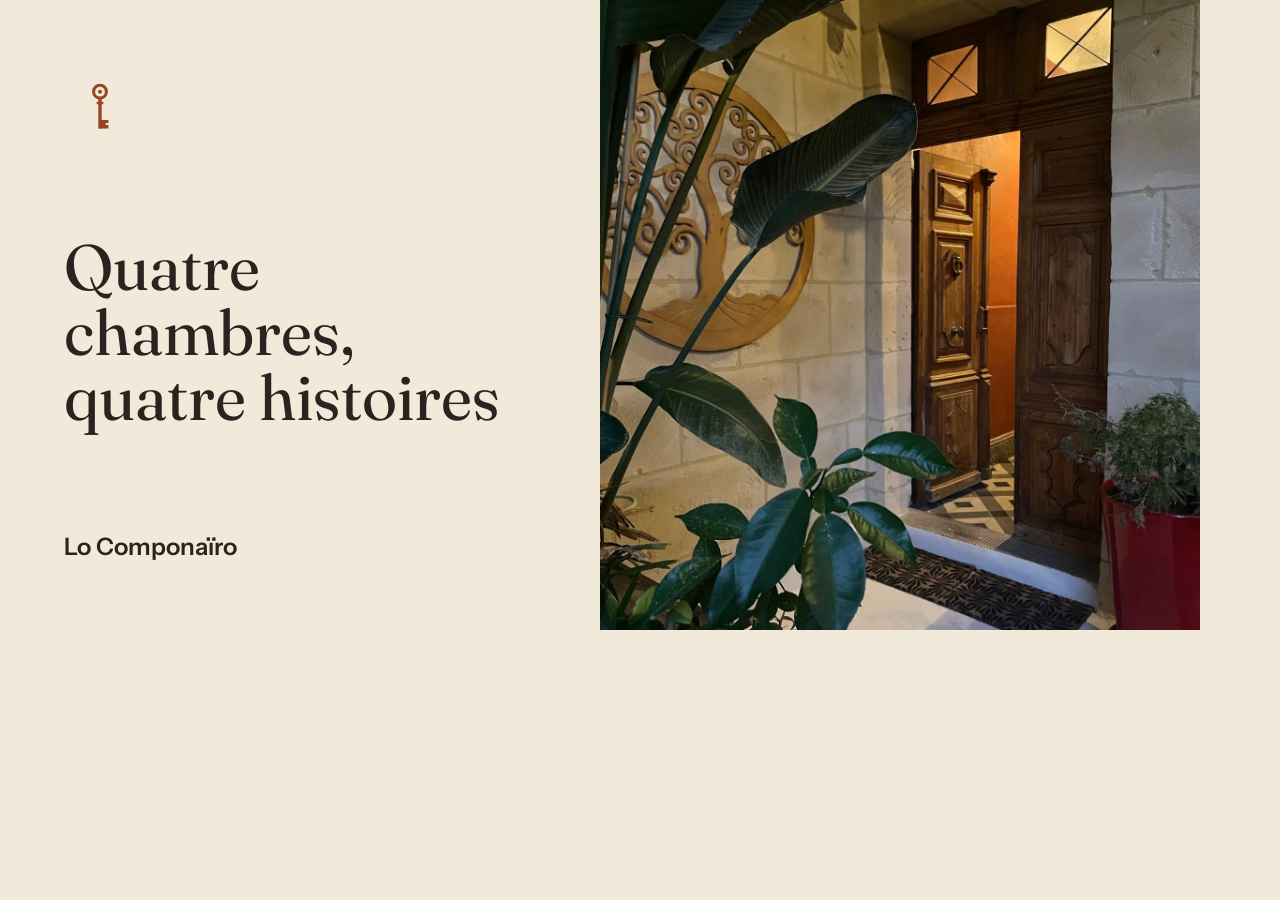
<file: _partage/accueil-fr.html>
<!doctype html>
<html lang="fr"><head><meta charset="utf-8">
<link rel="stylesheet" href="/assets/css/socle.css"><link rel="stylesheet" href="/assets/css/site.css">
<style>:root{--fond:#f1e9da;--texte:#2b2320}
html,body{margin:0;width:1200px;height:630px;overflow:hidden;background:var(--fond);color:var(--texte)}
.carte{display:grid;grid-template-columns:1fr 1fr;width:1200px;height:630px}
.carte-texte{display:flex;flex-direction:column;justify-content:space-between;padding:64px}
.carte-texte img{width:72px;height:72px}
.carte-titre{font-family:var(--police-titres);font-size:64px;line-height:1.02;margin:0;text-wrap:balance}
.carte-nom{font-size:24px;font-weight:600;margin:0}
.carte-image{background:center/cover no-repeat}</style>
</head><body>
<div class="carte">
  <div class="carte-texte">
    <img src="/assets/images/logo.svg" alt="">
    <p class="carte-titre">Quatre chambres, quatre histoires</p>
    <p class="carte-nom">Lo Componaïro</p>
  </div>
  <div class="carte-image" style="background-image:url('/assets/images/porte-soir-1280.webp')"></div>
</div>
</body></html>
</file>
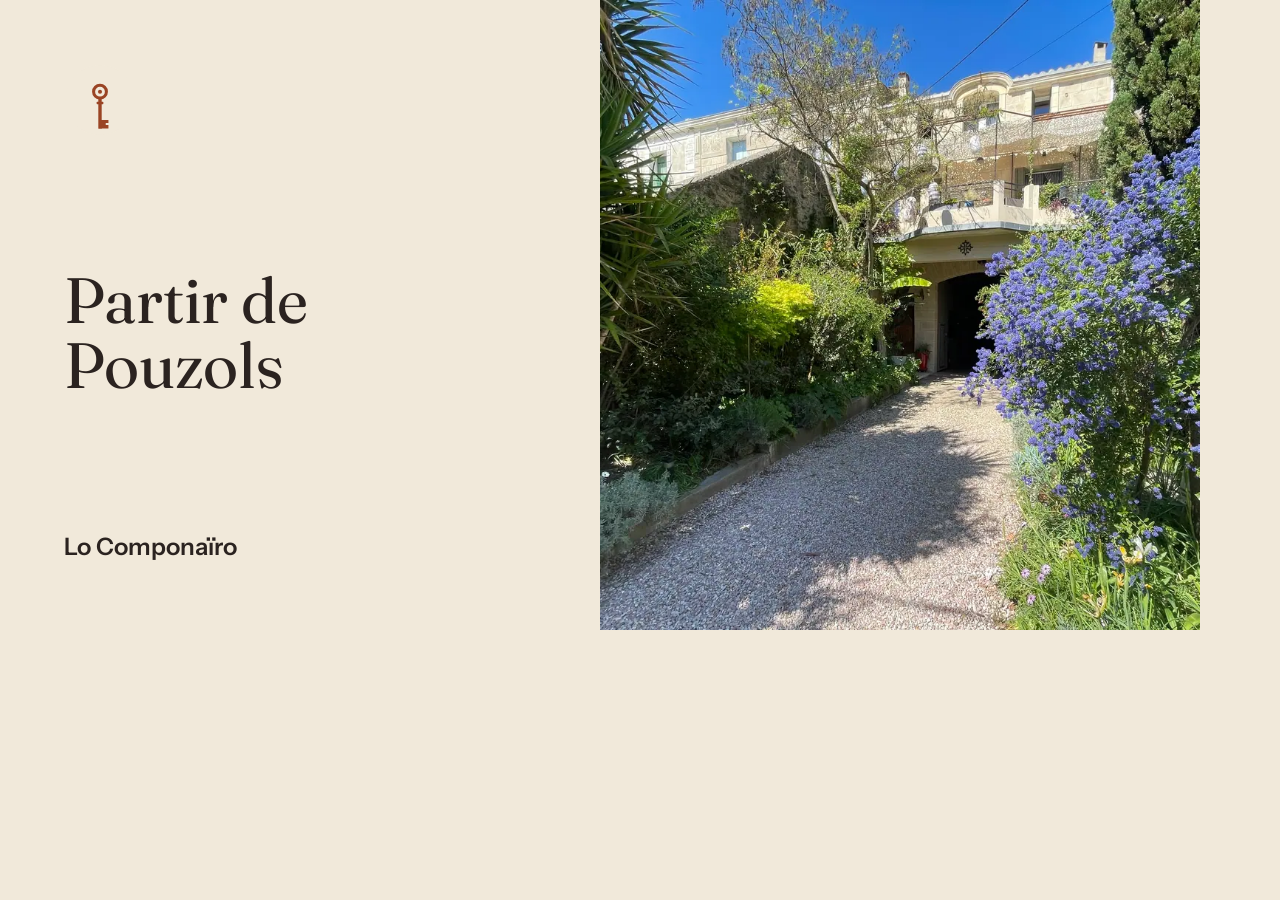
<file: _partage/alentours-fr.html>
<!doctype html>
<html lang="fr"><head><meta charset="utf-8">
<link rel="stylesheet" href="/assets/css/socle.css"><link rel="stylesheet" href="/assets/css/site.css">
<style>:root{--fond:#f1e9da;--texte:#2b2320}
html,body{margin:0;width:1200px;height:630px;overflow:hidden;background:var(--fond);color:var(--texte)}
.carte{display:grid;grid-template-columns:1fr 1fr;width:1200px;height:630px}
.carte-texte{display:flex;flex-direction:column;justify-content:space-between;padding:64px}
.carte-texte img{width:72px;height:72px}
.carte-titre{font-family:var(--police-titres);font-size:64px;line-height:1.02;margin:0;text-wrap:balance}
.carte-nom{font-size:24px;font-weight:600;margin:0}
.carte-image{background:center/cover no-repeat}</style>
</head><body>
<div class="carte">
  <div class="carte-texte">
    <img src="/assets/images/logo.svg" alt="">
    <p class="carte-titre">Partir de Pouzols</p>
    <p class="carte-nom">Lo Componaïro</p>
  </div>
  <div class="carte-image" style="background-image:url('/assets/images/maison-allee-1280.webp')"></div>
</div>
</body></html>
</file>
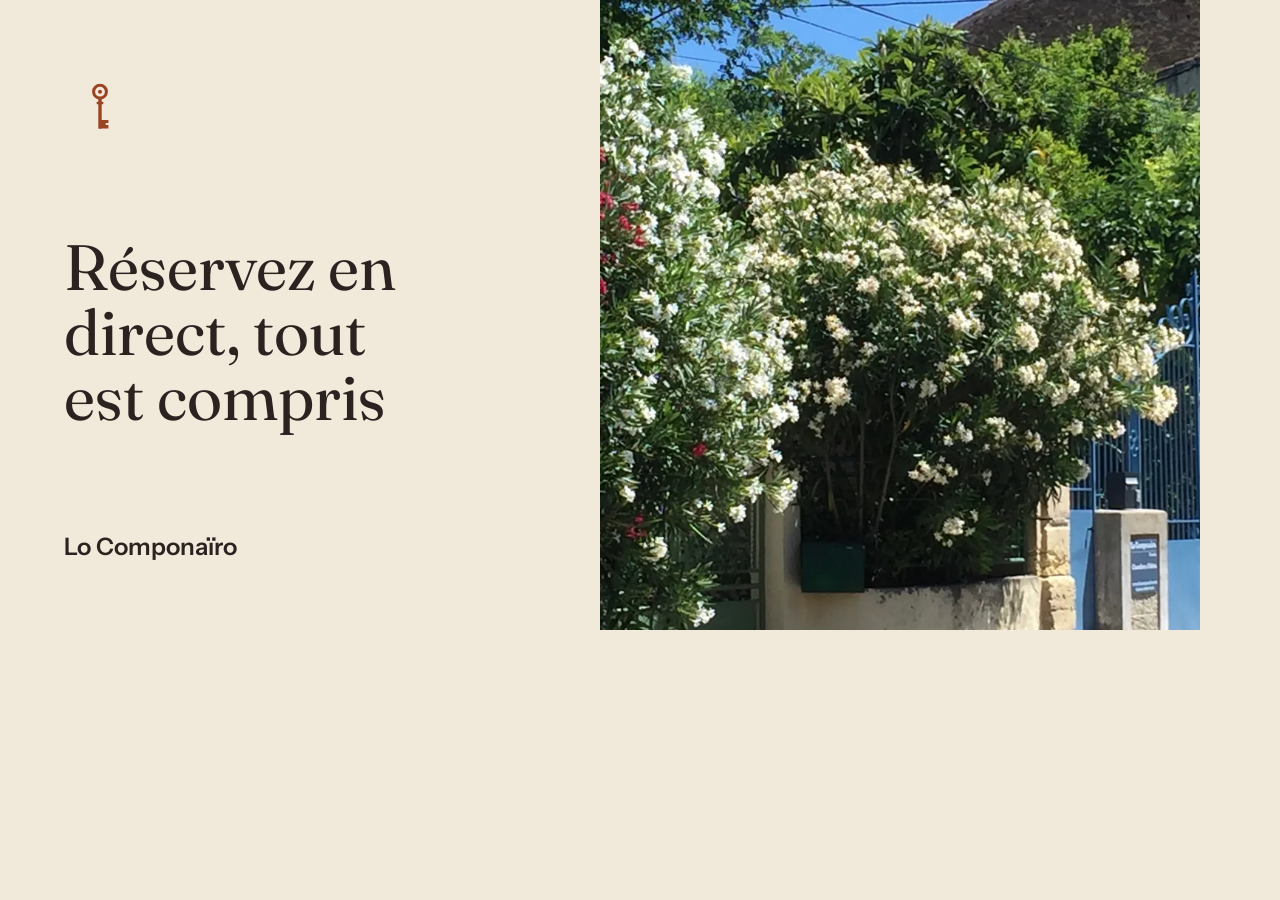
<file: _partage/reserver-fr.html>
<!doctype html>
<html lang="fr"><head><meta charset="utf-8">
<link rel="stylesheet" href="/assets/css/socle.css"><link rel="stylesheet" href="/assets/css/site.css">
<style>:root{--fond:#f1e9da;--texte:#2b2320}
html,body{margin:0;width:1200px;height:630px;overflow:hidden;background:var(--fond);color:var(--texte)}
.carte{display:grid;grid-template-columns:1fr 1fr;width:1200px;height:630px}
.carte-texte{display:flex;flex-direction:column;justify-content:space-between;padding:64px}
.carte-texte img{width:72px;height:72px}
.carte-titre{font-family:var(--police-titres);font-size:64px;line-height:1.02;margin:0;text-wrap:balance}
.carte-nom{font-size:24px;font-weight:600;margin:0}
.carte-image{background:center/cover no-repeat}</style>
</head><body>
<div class="carte">
  <div class="carte-texte">
    <img src="/assets/images/logo.svg" alt="">
    <p class="carte-titre">Réservez en direct, tout est compris</p>
    <p class="carte-nom">Lo Componaïro</p>
  </div>
  <div class="carte-image" style="background-image:url('/assets/images/jardin-lauriers-1280.webp')"></div>
</div>
</body></html>
</file>
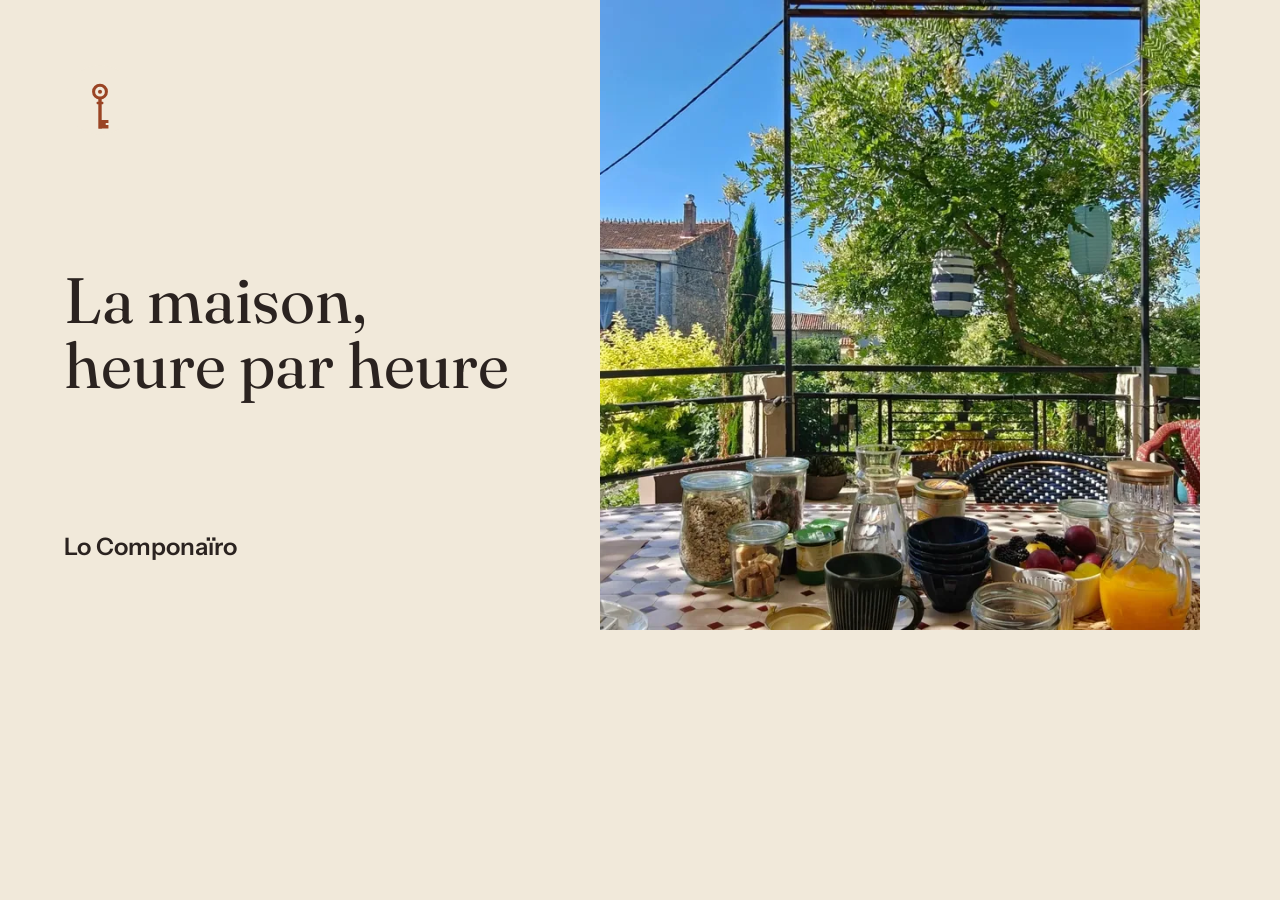
<file: _partage/sejour-fr.html>
<!doctype html>
<html lang="fr"><head><meta charset="utf-8">
<link rel="stylesheet" href="/assets/css/socle.css"><link rel="stylesheet" href="/assets/css/site.css">
<style>:root{--fond:#f1e9da;--texte:#2b2320}
html,body{margin:0;width:1200px;height:630px;overflow:hidden;background:var(--fond);color:var(--texte)}
.carte{display:grid;grid-template-columns:1fr 1fr;width:1200px;height:630px}
.carte-texte{display:flex;flex-direction:column;justify-content:space-between;padding:64px}
.carte-texte img{width:72px;height:72px}
.carte-titre{font-family:var(--police-titres);font-size:64px;line-height:1.02;margin:0;text-wrap:balance}
.carte-nom{font-size:24px;font-weight:600;margin:0}
.carte-image{background:center/cover no-repeat}</style>
</head><body>
<div class="carte">
  <div class="carte-texte">
    <img src="/assets/images/logo.svg" alt="">
    <p class="carte-titre">La maison, heure par heure</p>
    <p class="carte-nom">Lo Componaïro</p>
  </div>
  <div class="carte-image" style="background-image:url('/assets/images/petit-dejeuner-terrasse-1280.webp')"></div>
</div>
</body></html>
</file>
<file: assets/css/socle.css>
/* Socle : règles communes à toutes les maquettes. Le style du projet va dans site.css.
   Les couleurs et polices du projet se règlent par les variables ci-dessous (redéfinies dans site.css). */
:root {
  --police-titres: Georgia, 'Times New Roman', serif;
  --police-texte: system-ui, -apple-system, 'Segoe UI', Roboto, sans-serif;
  --accent: #b3361f;
  --texte-doux: color-mix(in srgb, var(--texte) 78%, var(--fond));
  --ligne: color-mix(in srgb, var(--texte) 18%, var(--fond));
  --gouttiere: clamp(16px, 4vw, 48px);
  --largeur: 1240px;
  --rayon: 6px;
  --duree: .7s;
  --courbe: cubic-bezier(.22, 1, .36, 1);
}

*, *::before, *::after { box-sizing: border-box; }
html { -webkit-text-size-adjust: 100%; text-size-adjust: 100%; }
body {
  font-family: var(--police-texte); font-size: clamp(1rem, .96rem + .2vw, 1.125rem); line-height: 1.6;
  padding-bottom: var(--barres-h); overflow-x: clip;
}
img, picture, video, canvas, svg { display: block; max-width: 100%; }
img, video { height: auto; }
h1, h2, h3, h4 { font-family: var(--police-titres); line-height: 1.08; margin: 0 0 .5em; text-wrap: balance; font-weight: 600; }
p, li, dd, figcaption { text-wrap: pretty; }
p { margin: 0 0 1em; }
a { color: inherit; }
a[href^="mailto:"] { overflow-wrap: anywhere; }
button, input, select, textarea { font: inherit; color: inherit; }
button { cursor: pointer; }
:where(a, button, input, select, textarea, summary, [tabindex]) { -webkit-tap-highlight-color: transparent; }
:focus { outline: none; }
:focus-visible { outline: 3px solid var(--accent); outline-offset: 3px; border-radius: 2px; }
[id] { scroll-margin-top: calc(var(--entete-h) + 12px); scroll-margin-bottom: calc(var(--barres-h) + 12px); }
/* Lien profond vers une scène qui cache l'en-tête : elle arrive tout en haut de l'écran (comme aller() du socle). */
html.js:not(.calme):not(.secours) :is([data-entete-cache], [data-entete-cache] [id], [data-fx="plein-ecran"], [data-fx="plein-ecran"] [id]) { scroll-margin-top: 0; }
[hidden] { display: none !important; }

.visuellement-cache {
  position: absolute !important; width: 1px; height: 1px; padding: 0; margin: -1px;
  overflow: hidden; clip: rect(0 0 0 0); white-space: nowrap; border: 0;
}
.evitement {
  position: fixed; left: 12px; top: 12px; z-index: 1000; padding: 12px 16px; background: var(--texte); color: var(--fond);
  transform: translateY(-160%); text-decoration: none;
}
.evitement:focus-visible { transform: none; }
.conteneur { width: min(100% - 2 * var(--gouttiere), var(--largeur)); margin-inline: auto; }
.chiffres { font-variant-numeric: tabular-nums; }

/* Boutons : zones tactiles d'au moins 44 px. */
.bouton {
  display: inline-flex; align-items: center; justify-content: center; gap: .5em;
  min-height: 48px; min-width: 44px; padding: .7em 1.4em; border-radius: 999px;
  background: var(--accent); color: var(--fond); text-decoration: none; font-weight: 600; border: 0;
  line-height: 1.2; text-align: center;
}
.bouton--contour { background: transparent; color: inherit; box-shadow: inset 0 0 0 2px currentColor; }
.bouton[disabled] { opacity: .55; cursor: not-allowed; }

/* Apparitions : cachées par le style critique jusqu'à .vu, jamais recachées. */
html.js:not(.calme):not(.secours):not([data-arrivee="retour"]) [data-anime]:not([data-anime="gsap"]) {
  transform: translate3d(0, 1.2rem, 0);
  transition: opacity var(--duree) var(--courbe) var(--delai, 0s), transform var(--duree) var(--courbe) var(--delai, 0s);
}
html.js:not(.calme):not(.secours):not([data-arrivee="retour"]) [data-anime]:not([data-anime="gsap"]).vu { transform: none; }

/* Bibliothèque d'effets (effets.js). Apparitions : le bloc lui-même ne glisse pas, ce sont ses parties qui arrivent.
   Mêmes conditions que les apparitions : en mode calme, en secours, au retour et sans JavaScript, état final direct.
   Les transitions ne valent que pendant l'arrivée (.fx-fini ensuite) : celles du projet reprennent la main. */
html.js:not(.calme):not(.secours):not([data-arrivee="retour"]) :is([data-anime="lignes"], [data-anime="mots"], [data-anime="lettres"], [data-anime="cascade"]):not([data-anime="gsap"]) {
  transform: none; transition: opacity .25s linear var(--delai, 0s);
}
/* Masques des lignes : découpe par clip-path, débordante en haut et sur les côtés (accents), un peu en bas (jambages),
   au lieu d'un overflow et de marges : la mise en page ne change pas d'un pixel pendant la découpe. La ligne part
   d'assez bas (135 %) pour rester invisible malgré le débord du bas. */
.fx-ligne-mask { overflow: visible !important; clip-path: inset(-.4em -.6em -.2em -.6em); }
html.js:not(.calme):not(.secours):not([data-arrivee="retour"]) [data-anime="lignes"] .fx-ligne {
  transform: translate3d(0, 135%, 0); transition: transform 1s var(--courbe) calc(var(--delai, 0s) + var(--i, 0) * 90ms);
}
html.js:not(.calme):not(.secours):not([data-arrivee="retour"]) [data-anime="lignes"].vu .fx-ligne { transform: none; }
html.js:not(.calme):not(.secours):not([data-arrivee="retour"]) [data-anime="mots"] .fx-mot {
  opacity: 0; transform: translate3d(0, .5em, 0);
  transition: opacity .6s var(--courbe) calc(var(--delai, 0s) + var(--i, 0) * 35ms), transform .7s var(--courbe) calc(var(--delai, 0s) + var(--i, 0) * 35ms);
}
html.js:not(.calme):not(.secours):not([data-arrivee="retour"]) [data-anime="mots"].vu .fx-mot { opacity: 1; transform: none; }
/* Lettres : chaque mot reste d'un bloc (jamais coupé en fin de ligne), les lettres basculent en place. */
[data-anime="lettres"] :is(.fx-mot-l, .fx-lettre) { display: inline-block; }
html.js:not(.calme):not(.secours):not([data-arrivee="retour"]) [data-anime="lettres"] .fx-lettre {
  opacity: 0; transform: translate3d(0, .55em, 0) rotate(12deg); transform-origin: 0 100%;
  transition: opacity .5s var(--courbe) calc(var(--delai, 0s) + var(--i, 0) * 18ms), transform .8s var(--courbe) calc(var(--delai, 0s) + var(--i, 0) * 18ms);
}
html.js:not(.calme):not(.secours):not([data-arrivee="retour"]) [data-anime="lettres"].vu .fx-lettre { opacity: 1; transform: none; }
html.js:not(.calme):not(.secours):not([data-arrivee="retour"]) [data-anime="cascade"] > * { opacity: 0; transform: translate3d(0, 1.8rem, 0); }
html.js:not(.calme):not(.secours):not([data-arrivee="retour"]) [data-anime="cascade"]:not(.fx-fini) > * {
  transition: opacity .7s var(--courbe) calc(var(--delai, 0s) + var(--i, 0) * 80ms), transform .9s var(--courbe) calc(var(--delai, 0s) + var(--i, 0) * 80ms);
}
html.js:not(.calme):not(.secours):not([data-arrivee="retour"]) [data-anime="cascade"].vu > * { opacity: 1; transform: none; }
/* Rideau : règle aussi précise que celle des apparitions (sinon sa transition de découpe serait écrasée). */
html.js:not(.calme):not(.secours):not([data-arrivee="retour"]) [data-anime="rideau"]:not([data-anime="gsap"]) {
  transform: none; clip-path: inset(0 0 100% 0);
}
html.js:not(.calme):not(.secours):not([data-arrivee="retour"]) [data-anime="rideau"]:not([data-anime="gsap"]):not(.fx-fini) {
  transition: opacity .25s linear var(--delai, 0s), clip-path 1.2s cubic-bezier(.77, 0, .18, 1) var(--delai, 0s);
}
html.js:not(.calme):not(.secours):not([data-arrivee="retour"]) [data-anime="rideau"]:not([data-anime="gsap"]).vu { clip-path: inset(0 0 0 0); }
html.js:not(.calme):not(.secours):not([data-arrivee="retour"]) [data-anime="rideau"]:not([data-fx]) > :is(picture, video) { transform: scale(1.14); }
html.js:not(.calme):not(.secours):not([data-arrivee="retour"]) [data-anime="rideau"]:not([data-fx]):not(.fx-fini) > :is(picture, video) { transition: transform 1.6s var(--courbe) var(--delai, 0s); }
html.js:not(.calme):not(.secours):not([data-arrivee="retour"]) [data-anime="rideau"].vu:not([data-fx]) > :is(picture, video) { transform: none; }
/* Effets liés au défilement : l'image déplacée par GSAP n'a aucune transition CSS (une seule source par propriété). */
[data-fx="parallaxe"] > :is(picture, video, img), [data-fx="zoom"] > :is(picture, video, img) { transition: none; }
/* WebGL « onde » : le canvas, calé sur l'image, n'est visible que pendant le mouvement ; au repos, l'image d'origine, nette. */
[data-fx="onde"] { position: relative; }
.fx-onde { position: absolute; left: 0; top: 0; width: 100%; height: 100%; pointer-events: none; opacity: 0; transition: opacity .3s linear; }
.fx-onde--actif { opacity: 1; transition-duration: .12s; }
/* Image qui s'ouvre en plein écran : section haute, cadre collant en haut de l'écran (sticky, pas d'épinglage GSAP).
   En mode calme, en secours et sans JavaScript : image entière dans une section normale (règles [data-collant]). */
html.js:not(.calme):not(.secours) [data-fx="plein-ecran"] { position: relative; height: var(--fx-longueur, 260svh); }
html.js:not(.calme):not(.secours) [data-fx="plein-ecran"] > [data-collant] { position: sticky; top: 0; height: 100vh; height: 100svh; overflow: hidden; }
[data-fx="plein-ecran"] > [data-collant] > .media, [data-fx="plein-ecran"] [data-fx-cible] { width: 100%; height: 100%; border-radius: 0; }
:is(html.calme, html.secours, html:not(.js)) [data-fx="plein-ecran"] [data-fx-cible] { height: 100svh; }
/* Mots géants : la rangée garde sa largeur (mots répétés au besoin) et ne sort jamais de son bandeau.
   En mode calme, en secours et sans JavaScript, les mots passent à la ligne : rien n'est coupé. */
[data-fx="mots-geants"] { overflow: hidden; overflow: clip; }
[data-fx="mots-geants"] [data-fx-rangee] { width: max-content; white-space: nowrap; margin: 0; }
:is(html.calme, html.secours, html:not(.js)) [data-fx="mots-geants"] { overflow: visible; }
:is(html.calme, html.secours, html:not(.js)) [data-fx="mots-geants"] [data-fx-rangee] { width: auto; white-space: normal; line-height: 1.2; }
/* Inclinaison selon la vitesse : GSAP seul tient la transformation (pas de transition CSS sur transform). */
[data-fx="vitesse"], [data-fx="mots-geants"] [data-fx-rangee] { transition-property: opacity, color, background-color, border-color, box-shadow !important; }

/* Effets au survol : au premier survol, GSAP prend la main sur la transformation (classe fx-survol) :
   plus aucune transition CSS sur transform pour cet élément. */
.fx-survol { transition-property: opacity, color, background-color, border-color, box-shadow !important; }

/* Mode calme : tout est coupé, le contenu reste complet. */
html.calme *, html.calme *::before, html.calme *::after {
  animation-duration: 0s !important; animation-iteration-count: 1 !important; transition: none !important; scroll-behavior: auto !important;
}
html.calme [data-boucle-css] * , html.calme [data-boucle-css] { animation: none !important; }
[data-boucle-css].hors-ecran, [data-boucle-css].hors-ecran *, [data-boucle-css].en-pause, [data-boucle-css].en-pause * { animation-play-state: paused !important; }

/* En-tête : opaque, jamais coupé, se cache en descendant. */
[data-entete] {
  position: fixed; inset: 0 0 auto; z-index: 800; background: var(--fond);
  border-bottom: 1px solid var(--ligne); transition: transform .35s var(--courbe);
}
html.entete-cache [data-entete], html.scene-sans-entete:not(.menu-ouvert) [data-entete] { transform: translateY(-100%); }
.entete-rangee {
  display: flex; align-items: center; gap: clamp(8px, 2vw, 28px);
  min-height: 64px; padding: 8px var(--gouttiere); max-width: calc(var(--largeur) + 2 * var(--gouttiere)); margin-inline: auto;
}
.entete-logo { display: inline-flex; align-items: center; gap: .6em; min-height: 44px; text-decoration: none; font-weight: 700; flex: none; }
.entete-logo img { width: 36px; height: 36px; }
[data-nav] { flex: 1 1 auto; min-width: 0; display: flex; justify-content: flex-end; }
[data-nav] ul { display: flex; gap: clamp(12px, 2vw, 28px); list-style: none; margin: 0; padding: 0; min-width: 0; overflow: hidden; white-space: nowrap; }
/* Un lien de navigation ne passe jamais à la ligne : sinon il « tient » sur deux lignes et le relais
   (deuxième rangée, bouton Menu) ne se déclenche pas. */
[data-nav] a { display: inline-flex; align-items: center; min-height: 44px; text-decoration: none; white-space: nowrap; }
[data-nav] a[aria-current] { text-decoration: underline; text-underline-offset: .35em; text-decoration-thickness: 2px; }
.entete-actions { display: flex; align-items: center; gap: 8px; flex: none; }
.entete-actions .bouton { min-height: 44px; padding-inline: 1.1em; }
.entete-langue { display: inline-flex; align-items: center; justify-content: center; min-width: 44px; min-height: 44px; text-decoration: none; font-weight: 600; text-transform: uppercase; }
[data-menu-bouton] { display: none; min-height: 44px; min-width: 44px; padding: 0 14px; border: 0; border-radius: 999px; background: var(--texte); color: var(--fond); font-weight: 600; }
html.nav-compacte [data-nav] { display: none; }
html.nav-compacte [data-menu-bouton] { display: inline-flex; align-items: center; }
html.nav-compacte .entete-actions { margin-left: auto; }
/* Dès 900 px, les liens qui ne tiennent pas à côté du logo passent sur une deuxième rangée (entete.js) :
   jamais le bouton Menu seul sur ordinateur. L'en-tête est plus haut : --entete-h suit (mesures.js). */
html.nav-deux-rangees .entete-rangee { flex-wrap: wrap; row-gap: 0; }
html.nav-deux-rangees [data-nav] { order: 3; flex: 1 0 100%; justify-content: flex-start; border-top: 1px solid var(--ligne); }
html.nav-deux-rangees .entete-actions { margin-left: auto; }
html.nav-deux-lignes [data-nav] ul { flex-wrap: wrap; row-gap: 0; column-gap: clamp(12px, 1.6vw, 24px); }
@media (max-width: 520px) { .entete-actions .bouton { display: none; } }

/* Sans JavaScript : l'en-tête reste dans le flux (sa hauteur n'est pas mesurée, rien ne passe dessous).
   Dès 900 px, les liens passent à la ligne sous le logo ; en dessous, un lien Menu ouvre le menu plein écran
   par son ancre (#menu:target) et un lien Fermer le referme. */
.menu-sansjs, .menu-sansjs-fermer { display: none; }
html:not(.js) { --entete-h: 0px; }
html:not(.js) [data-entete] { position: relative; }
@media (min-width: 900px) {
  html:not(.js) .entete-rangee { flex-wrap: wrap; row-gap: 0; }
  html:not(.js) [data-nav] { order: 3; flex: 1 0 100%; justify-content: flex-start; }
  html:not(.js) [data-nav] ul { flex-wrap: wrap; column-gap: clamp(12px, 2vw, 28px); row-gap: 0; }
  html:not(.js) .entete-actions { margin-left: auto; }
}
@media (max-width: 899px) {
  html:not(.js) [data-nav] { display: none; }
  html:not(.js) .entete-actions { margin-left: auto; }
  html:not(.js) .menu-sansjs {
    display: inline-flex; align-items: center; min-height: 44px; min-width: 44px; padding: 0 14px; border-radius: 999px;
    background: var(--texte); color: var(--fond); font-weight: 600; text-decoration: none;
  }
}
html:not(.js) #menu:target { z-index: 810; visibility: visible; opacity: 1; transition: none; padding-top: 24px; }
html:not(.js) #menu:target li { opacity: 1; transform: none; transition: none; }
html:not(.js) #menu:target .menu-sansjs-fermer { display: block; margin: 0 0 16px; }
html:not(.js) .menu-sansjs-fermer a { display: inline-flex; align-items: center; min-height: 44px; font-weight: 600; }
/* Cible du lien Fermer : fixe, elle ne fait pas défiler la page quand le menu se referme. */
#menu-ferme { position: fixed; top: 0; left: 0; width: 1px; height: 1px; pointer-events: none; }
/* Sans JavaScript, la barre fixe du téléphone n'est pas mesurée : sa hauteur est réservée d'office. */
@media (max-width: 760px) { html:not(.js) { --barres-h: calc(65px + env(safe-area-inset-bottom)); } }

/* Menu : plein écran, liens qui arrivent l'un après l'autre. */
[data-menu] {
  position: fixed; inset: 0; z-index: 790; background: var(--menu-fond, var(--fond)); overflow-y: auto; overscroll-behavior: contain;
  padding: calc(var(--entete-h) + 24px) var(--gouttiere) calc(32px + var(--barres-h));
  visibility: hidden; opacity: 0; transition: opacity .3s var(--courbe), visibility 0s .3s;
}
html.menu-ouvert [data-menu] { visibility: visible; opacity: 1; transition: opacity .3s var(--courbe); }
html.menu-ouvert [data-entete] { transform: none; }
[data-menu] ul { list-style: none; margin: 0 0 32px; padding: 0; }
[data-menu] li { opacity: 0; transform: translateY(12px); transition: opacity .4s var(--courbe), transform .4s var(--courbe); transition-delay: calc(var(--i, 0) * 50ms + 80ms); }
html.menu-ouvert [data-menu] li { opacity: 1; transform: none; }
[data-menu] .menu-lien { display: flex; align-items: center; min-height: 52px; font-family: var(--police-titres); font-size: clamp(1.6rem, 7vw, 2.6rem); text-decoration: none; }
[data-menu] .menu-lien[aria-current] { color: var(--accent); }

/* Voile de transition (état de départ dans le style critique). */
[data-voile] { display: grid; place-items: center; color: var(--fond); }
.voile-contenu { display: grid; justify-items: center; gap: 12px; text-align: center; padding: var(--gouttiere); }
.voile-contenu img { width: 56px; height: 56px; }
[data-voile-libelle] { font-family: var(--police-titres); font-size: clamp(1.6rem, 5vw, 3rem); }
/* Forme « vague » : bords ondulés du voile (en haut à la montée, en bas au retrait), posés par le gabarit. */
[data-voile] .voile-vague { position: absolute; left: 0; width: 100%; height: clamp(60px, 12vh, 120px); fill: var(--voile-fond); pointer-events: none; }
[data-voile] .voile-vague--haut { bottom: calc(100% - 1px); transform-origin: 50% 100%; }
[data-voile] .voile-vague--bas { top: calc(100% - 1px); transform-origin: 50% 0; }
/* Trou qui s'ouvre dans le voile (forme « iris ») ou dans le panneau de l'intro (versObjet) :
   variables --cx, --cy (centre) et --trou (rayon), posées image par image par le socle. */
[data-voile].avec-trou, .ouverture-panneau.avec-trou {
  -webkit-mask: radial-gradient(circle at var(--cx, 50%) var(--cy, 50%), transparent var(--trou, -2px), #000 calc(var(--trou, -2px) + 1px));
          mask: radial-gradient(circle at var(--cx, 50%) var(--cy, 50%), transparent var(--trou, -2px), #000 calc(var(--trou, -2px) + 1px));
}

/* Barre fixe du téléphone : action principale et contact rapide. */
[data-barre-fixe] {
  position: fixed; inset: auto 0 0; z-index: 780; display: none; gap: 8px;
  padding: 8px var(--gouttiere) calc(8px + env(safe-area-inset-bottom)); background: var(--fond); border-top: 1px solid var(--ligne);
  transition: transform .3s var(--courbe);
}
[data-barre-fixe] .bouton { flex: 1; min-height: 48px; }
[data-barre-fixe].barre-masquee { transform: translateY(110%); }
@media (max-width: 760px) { [data-barre-fixe] { display: flex; } }

/* Écrans plein cadre et sections épinglées : tout tient dans la partie visible. */
.ecran {
  min-height: 100vh; min-height: 100svh; display: flex; flex-direction: column;
  padding-top: calc(var(--entete-h) + 16px); padding-bottom: calc(var(--barres-h) + 16px);
}
.ecran.epingle { height: 100vh; height: 100svh; min-height: 0; }
.ecran .piste { flex: 1 1 auto; min-height: 0; max-height: 820px; }

/* Scènes épinglées ou collantes du projet ([data-scene], .ecran.epingle) : en mode calme, en secours et sans
   JavaScript, plus rien n'est épinglé, la scène prend la hauteur de son contenu (au moins un écran) au lieu
   d'être coupée. Son cadre collant [data-collant] redevient un bloc normal. */
:is(html.calme, html.secours, html:not(.js)) :is([data-scene], .ecran.epingle) { height: auto !important; min-height: 100svh; }
:is(html.calme, html.secours, html:not(.js)) [data-collant] { position: relative !important; top: auto !important; height: auto !important; min-height: 100svh; }

/* Faces arrière d'un objet en 3D (verso d'une carte, dos d'un volet) : jamais visibles de dos ; en mode calme,
   en secours et sans JavaScript, l'objet est posé ouvert et son dos est retiré (sinon il recouvre le texte). */
[data-face="dos"] { backface-visibility: hidden; -webkit-backface-visibility: hidden; }
:is(html.calme, html.secours, html:not(.js)) [data-face="dos"] { display: none !important; }

/* Écrans bas. 1366×768 et moins de 820 px de haut sur ordinateur : .masque-ecran-bas se retire (phrase
   d'introduction, surtitre, légende), pour que le premier écran et les scènes épinglées tiennent.
   Téléphone à l'horizontale et moins de 500 px de haut : .masque-ecran-tres-bas se retire aussi, et les
   écrans plein cadre se resserrent. Les tailles des titres d'ouverture se règlent dans site.css, dans les
   mêmes requêtes (@media (max-height: 820px) and (min-width: 761px), puis (max-height: 500px)). */
@media (max-height: 820px) and (min-width: 761px) { .masque-ecran-bas { display: none !important; } }
@media (max-height: 500px) {
  .masque-ecran-bas, .masque-ecran-tres-bas { display: none !important; }
  .ecran { padding-top: calc(var(--entete-h) + 8px); padding-bottom: calc(var(--barres-h) + 8px); }
}

/* Médias : cadrage réglé par --cadrage (object-position), mention des illustrations générées. */
.media { position: relative; margin: 0; overflow: hidden; border-radius: var(--rayon); background: color-mix(in srgb, var(--texte) 8%, var(--fond)); } /* jamais de case vide pendant le chargement */
.media picture { display: block; width: 100%; height: 100%; }
.media img, .media video { width: 100%; height: 100%; object-fit: cover; object-position: var(--cadrage, 50% 50%); }
@media (max-width: 760px) { .media img, .media video { object-position: var(--cadrage-mobile, var(--cadrage, 50% 50%)); } }
.mention-ia {
  position: absolute; right: 8px; bottom: 8px; z-index: 2; padding: 3px 8px; border-radius: 999px;
  background: rgba(0, 0, 0, .66); color: #fff; font: 600 12px/1.4 var(--police-texte); letter-spacing: .01em; pointer-events: none;
}

/* Formulaires. */
.champ { display: grid; gap: 6px; margin-bottom: 18px; }
.champ label { font-weight: 600; }
.champ input, .champ select, .champ textarea {
  min-height: 48px; padding: 10px 12px; border: 1px solid color-mix(in srgb, var(--texte) 45%, var(--fond)); border-radius: var(--rayon); background: var(--fond);
}
.champ [aria-invalid="true"] { border-color: #b00020; }
.champ-erreur { margin: 0; color: #b00020; font-size: .95rem; }
.mention-donnees { font-size: .9rem; color: var(--texte-doux); }
[data-message-envoi] { padding: 12px 16px; border-radius: var(--rayon); background: color-mix(in srgb, var(--accent) 12%, var(--fond)); }

/* Barre de lecture des pages longues. */
[data-barre-lecture] { position: fixed; left: 0; right: 0; top: var(--entete-h); height: 3px; z-index: 805; background: var(--accent); transform: scaleX(0); transform-origin: 0 50%; }
html.entete-cache [data-barre-lecture] { top: 0; }

/* Curseur personnalisé (souris uniquement, activé par data-curseur sur html). */
.curseur {
  position: fixed; left: -8px; top: -8px; z-index: 1001; width: 16px; height: 16px; border-radius: 50%;
  border: 2px solid var(--accent); pointer-events: none; opacity: 0; transition: opacity .2s, width .2s, height .2s, left .2s, top .2s;
}
html.curseur-actif .curseur { opacity: 1; }
.curseur.curseur-lien { width: 40px; height: 40px; left: -20px; top: -20px; }
.curseur.curseur-cache { opacity: 0 !important; }

/* Pied de page. */
.pied { padding: 56px 0 32px; border-top: 1px solid var(--ligne); }
.pied-grille { display: grid; gap: 32px; grid-template-columns: repeat(auto-fit, minmax(200px, 1fr)); }
.pied ul { list-style: none; margin: 0; padding: 0; }
.pied a, .pied button.lien { display: inline-flex; align-items: center; min-height: 44px; }
button.lien { background: none; border: 0; padding: 0; text-decoration: underline; text-underline-offset: .2em; }
.pied-bas { display: flex; flex-wrap: wrap; justify-content: space-between; gap: 12px; margin-top: 32px; font-size: .9rem; color: var(--texte-doux); }
</file>
<file: assets/css/site.css>
/* Lo Componaïro — direction « Quatre clés, quatre histoires ».
   Calcaire blond, encre brune, tomette, vert volet, lie-de-vin pour l'action, laiton pour les clés.
   Le socle (socle.css) donne les règles communes ; ici, l'identité et les effets propres. */

@font-face { font-family: 'Fraunces'; src: url('/assets/polices/fraunces.woff2') format('woff2'); font-weight: 100 900; font-style: normal; font-display: swap; }
@font-face { font-family: 'Fraunces'; src: url('/assets/polices/fraunces-italique.woff2') format('woff2'); font-weight: 100 900; font-style: italic; font-display: swap; }
@font-face { font-family: 'Instrument Sans'; src: url('/assets/polices/instrument-sans.woff2') format('woff2'); font-weight: 400 700; font-style: normal; font-display: swap; }
/* Polices de secours ajustées : le texte ne saute pas à l'arrivée de la vraie police. */
@font-face { font-family: 'Fraunces secours'; src: local('Georgia'), local('Times New Roman'); size-adjust: 104%; ascent-override: 92%; descent-override: 24%; }
@font-face { font-family: 'Instrument secours'; src: local('Arial'), local('Helvetica'); size-adjust: 96%; ascent-override: 98%; descent-override: 25%; }

:root {
  --fond: #f1e9da; --texte: #2b2320;
  --papier: #fbf7ee; --pierre: #e4d8c3; --pierre-fonce: #cdbb9d;
  --tomette: #9a4424; --vin: #6b2737; --vin-fonce: #4a1c26; --volet: #3f574b; --volet-clair: #4e6a5c;
  --laiton: #a9843f; --laiton-clair: #d2b06a; --vigne: #5d6b3a;
  --accent: var(--tomette);
  --texte-doux: #6e5f55;
  --ligne: color-mix(in srgb, var(--texte) 16%, var(--fond));
  --police-titres: 'Fraunces', 'Fraunces secours', Georgia, serif;
  --police-texte: 'Instrument Sans', 'Instrument secours', system-ui, sans-serif;
  --rayon: 10px;
  --largeur: 1280px;
  /* Variables lues par les mécaniques reprises des modules. */
  --couleur-fond: var(--fond); --couleur-texte: var(--texte); --couleur-accent: var(--tomette); --couleur-secondaire: var(--volet-clair);
  --couleur-ligne: color-mix(in srgb, var(--texte) 22%, var(--fond)); --couleur-surface: var(--papier); --couleur-texte-doux: var(--texte-doux);
  --police-mono: var(--police-texte);
  --ecran-h: 100svh;
}
body { font-family: var(--police-texte); color: var(--texte); background: var(--fond); }
h1, h2, h3 { font-family: var(--police-titres); font-weight: 560; font-variation-settings: 'SOFT' 30, 'WONK' 0, 'opsz' 96; letter-spacing: -.01em; line-height: 1.12; }
h2 { font-size: clamp(2rem, 1.4rem + 2.6vw, 3.6rem); }
h3 { font-size: clamp(1.3rem, 1.1rem + .6vw, 1.7rem); }
::selection { background: var(--laiton-clair); color: var(--texte); }
.surtitre { margin: 0 0 .9em; font-size: max(12px, .8rem); font-weight: 600; letter-spacing: .18em; text-transform: uppercase; color: var(--tomette); }
.centre { text-align: center; margin-top: clamp(28px, 4vw, 48px); }
.a-completer { color: var(--texte-doux); font-style: italic; }
.schema-mention { position: absolute; left: 12px; top: 10px; margin: 0; padding: 3px 10px; border-radius: 999px; background: color-mix(in srgb, var(--papier) 90%, transparent); color: var(--texte-doux); font-size: 12px; }

/* Boutons. */
.bouton { font-family: var(--police-texte); letter-spacing: .01em; transition: background-color .25s, color .25s, box-shadow .25s; }
.bouton--action { background: var(--vin); color: var(--papier); }
.bouton--action:hover { background: var(--vin-fonce); }
.bouton--clair { background: var(--papier); color: var(--texte); }
.bouton--contour { box-shadow: inset 0 0 0 1.5px currentColor; }
.bouton-rond { display: inline-grid; place-items: center; width: 52px; height: 52px; border-radius: 50%; border: 1.5px solid currentColor; background: transparent; font-size: 1.2rem; transition: background-color .25s, color .25s; }
.bouton-rond:hover { background: var(--texte); color: var(--fond); }

/* En-tête : clé et nom. */
.entete-icone { width: 16px; height: 42px; flex: none; }
.entete-icone .cle-anneau { stroke: var(--tomette); }
.entete-icone .cle-metal { fill: var(--tomette); }
.entete-logo span { font-family: var(--police-titres); font-weight: 600; font-size: 1.25rem; letter-spacing: -.01em; font-variation-settings: 'SOFT' 60, 'WONK' 1; }
[data-nav] a { font-weight: 500; }
[data-nav] a[aria-current] { text-decoration-color: var(--tomette); }
.entete-action[aria-current] { box-shadow: inset 0 0 0 2px var(--papier); }
[data-menu] { color: var(--papier); }
[data-menu] .menu-lien[aria-current] { color: var(--laiton-clair); }
[data-menu] .bouton { background: var(--vin); color: var(--papier); }

/* Clés : laiton (trousseau, intro, voile, tableau). */
.cle-anneau { stroke: var(--laiton); }
.cle-metal { fill: var(--laiton); }
.cle-reflet, .cle-anneau-reflet, .cle-orne { display: none; }
.defs-laiton { position: absolute; width: 0; height: 0; overflow: hidden; }
/* Clé en vrai laiton : métal en dégradé, arêtes, reflet sur la tige, ombre portée. */
.cle-laiton { overflow: visible; filter: drop-shadow(0 7px 7px rgba(20, 12, 6, .38)); }
.cle-laiton .cle-anneau { stroke: url(#laiton-anneau); }
.cle-laiton .cle-anneau-reflet { display: block; stroke: rgba(255, 244, 205, .55); stroke-dasharray: 26 94; stroke-dashoffset: -8; }
.cle-laiton .cle-metal { fill: url(#laiton-plat); stroke: #5a3e14; stroke-width: .7; }
.cle-laiton .cle-tige { fill: url(#laiton-tige); }
.cle-laiton .cle-orne { display: block; }
.cle-laiton .cle-reflet { display: block; stroke: rgba(255, 246, 214, .75); stroke-width: 1.1; stroke-linecap: round; fill: none; }
.trousseau-anneau { stroke: var(--laiton); }
.trousseau-reflet { stroke: var(--laiton-clair); stroke-dasharray: 40 236; stroke-dashoffset: -20; }
.trousseau-ombre { fill: none; stroke: rgba(43, 35, 32, .22); stroke-width: 10; filter: blur(3px); }
.etiquette-fil { stroke: color-mix(in srgb, var(--texte) 55%, transparent); stroke-width: 1.4; }
.etiquette-papier { fill: var(--papier); stroke: var(--pierre-fonce); stroke-width: 1.2; }
.etiquette-trou { fill: var(--pierre); stroke: var(--pierre-fonce); }
.etiquette-texte { font-family: var(--police-titres); font-style: italic; font-size: 17px; font-weight: 500; fill: var(--texte); font-variation-settings: 'SOFT' 100, 'WONK' 1; }

/* Intro : le trousseau se pose, les clés tombent sur l'anneau, puis l'anneau rejoint la page. */
.ouverture-panneau { gap: 14px; padding: var(--gouttiere); color: var(--papier); }
.ouverture-objet { width: min(18vmin, 112px); aspect-ratio: 68 / 156; perspective: 600px; }
.cle-intro { display: block; transform-origin: 50% 20%; }
.ouverture-objet svg { width: 100%; height: 100%; overflow: visible; }
.trousseau-intro .etiquette-papier { fill: var(--papier); }
.ouverture-nom { margin: 0; font-family: var(--police-titres); font-size: clamp(2.2rem, min(8vw, 10vh), 5.6rem); line-height: 1.05; font-variation-settings: 'SOFT' 100, 'WONK' 1, 'opsz' 144; font-weight: 500; }
.ouverture-trait { display: block; width: min(260px, 50vw); height: 2px; background: var(--laiton); transform-origin: 0 50%; transform: scaleX(0); }
.ouverture-ligne { margin: 0; font-size: max(12px, .82rem); letter-spacing: .24em; text-transform: uppercase; color: var(--laiton-clair); }

/* Voile en trou de serrure : lie-de-vin, une clé et le nom de la page. */
[data-voile] { color: var(--papier); }
.voile-icone { width: 22px; height: 60px; }
.voile-icone .cle-anneau { stroke: var(--laiton-clair); }
.voile-icone .cle-metal { fill: var(--laiton-clair); }
[data-voile-libelle] { font-style: italic; font-variation-settings: 'SOFT' 100, 'WONK' 1; }

/* ---------- Accueil : premier écran ---------- */
.hero { position: relative; min-height: 100vh; min-height: 100svh; display: grid; align-items: center; padding-top: calc(var(--entete-h) + 24px); padding-bottom: calc(var(--barres-h) + 32px); color: var(--papier); overflow: hidden; background: var(--texte); }
.hero-photo { position: absolute !important; inset: 0; border-radius: 0; z-index: 0; }
.hero-photo::after { content: ""; position: absolute; inset: 0; background: linear-gradient(90deg, rgba(31, 24, 21, .9) 0%, rgba(31, 24, 21, .72) 38%, rgba(31, 24, 21, .32) 70%, rgba(31, 24, 21, .45) 100%), linear-gradient(0deg, rgba(31, 24, 21, .55), transparent 40%); }
.hero-grille { position: relative; z-index: 2; display: grid; grid-template-columns: minmax(0, 1.05fr) minmax(0, .95fr); gap: clamp(20px, 4vw, 64px); align-items: center; }
.hero-sur { color: var(--laiton-clair); }
.hero-titre { font-size: clamp(2.5rem, min(6.6vw, 10.5vh), 6.6rem); line-height: 1.06; margin: 0 0 .32em; font-weight: 480; font-variation-settings: 'SOFT' 50, 'WONK' 0, 'opsz' 144; }
.ligne-masque { display: block; clip-path: inset(-.35em -1em -.22em -1em); margin-bottom: .2em; }
.hero-ligne { display: block; }
.hero-ligne--b { font-style: italic; color: var(--laiton-clair); font-variation-settings: 'SOFT' 100, 'WONK' 1, 'opsz' 144; }
.hero-intro { max-width: 34em; font-size: clamp(1.02rem, .96rem + .3vw, 1.2rem); color: color-mix(in srgb, var(--papier) 88%, transparent); }
.hero-actions { display: flex; flex-wrap: wrap; gap: 12px 14px; margin-bottom: 18px; }
.hero-info { margin: 0; font-size: 1rem; color: var(--papier); }
.hero-info span { display: inline-block; margin-right: .5em; padding: 2px 10px; border-radius: 999px; background: var(--laiton-clair); color: var(--texte); font-weight: 600; font-size: max(12px, .82rem); letter-spacing: .06em; text-transform: uppercase; }
.hero-trousseau { display: grid; justify-items: center; gap: 12px; }

/* Trousseau à faire tourner (mécanique du module objet-a-faire-tourner). */
.oat { position: relative; aspect-ratio: 1; width: var(--oat-taille, min(54svh, 34vw, 500px)); -webkit-user-select: none; user-select: none; }
.oat.est-actif { cursor: grab; touch-action: pan-y; }
.oat.est-tenu { cursor: grabbing; }
.oat__objet { position: absolute; inset: 0; border-radius: 50%; overflow: hidden; }
.oat__objet > * { width: 100%; height: 100%; transform: rotate(var(--oat-angle, 0deg)); will-change: transform; }
.trousseau-plaque { border-radius: 50%; background:
  radial-gradient(circle at 35% 30%, rgba(255, 255, 255, .55), transparent 55%),
  repeating-linear-gradient(0deg, rgba(43, 35, 32, .035) 0 2px, transparent 2px 5px),
  repeating-linear-gradient(90deg, rgba(43, 35, 32, .03) 0 2px, transparent 2px 6px), var(--papier);
  box-shadow: inset 0 0 0 10px color-mix(in srgb, var(--pierre) 80%, transparent), inset 0 0 0 11px var(--pierre-fonce); }
.trousseau-plaque svg { width: 100%; height: 100%; overflow: visible; }
.oat__reflet { position: absolute; inset: 0; border-radius: 50%; pointer-events: none;
  background: conic-gradient(from calc(var(--oat-lumiere, 0deg) - 12deg), rgba(255, 246, 220, calc(.18 + var(--oat-eclat, 0) * .22)) 0deg, transparent 26deg 166deg, rgba(255, 246, 220, .1) 180deg, transparent 204deg 360deg);
  -webkit-mask: radial-gradient(circle, transparent 0 30%, black 34% 97%, transparent 98%); mask: radial-gradient(circle, transparent 0 30%, black 34% 97%, transparent 98%); }
.oat__indice { position: absolute; right: -4%; bottom: 6%; display: none; align-items: center; gap: .5em; margin: 0; padding: .45em .9em; border-radius: 999px; background: var(--vin); color: var(--papier); font-size: max(12px, .78rem); font-weight: 600; letter-spacing: .1em; text-transform: uppercase; transform: rotate(6deg); transition: opacity .5s, transform .5s; pointer-events: none; }
.oat.est-actif .oat__indice { display: inline-flex; }
.oat__indice.est-vu { opacity: 0; transform: rotate(6deg) translateY(8px); }
.oat__indice svg { width: 1.3em; height: 1.3em; fill: none; stroke: currentColor; stroke-width: 2.4; stroke-linecap: round; stroke-linejoin: round; }
.trousseau .trousseau-cle .etiquette { transition: opacity .4s; }
.trousseau-legende { text-align: center; min-height: 3.6em; }
.trousseau-nom { margin: 0; font-size: max(12px, .82rem); letter-spacing: .14em; text-transform: uppercase; color: var(--laiton-clair); }
.trousseau-nom strong { display: inline-block; min-width: 6.2em; font-family: var(--police-titres); font-size: 1.9rem; letter-spacing: 0; text-transform: none; font-style: italic; color: var(--papier); font-weight: 500; vertical-align: -.1em; font-variation-settings: 'SOFT' 100, 'WONK' 1; }
.trousseau-detail { margin: 0; font-size: .98rem; color: color-mix(in srgb, var(--papier) 90%, transparent); }
.trousseau-choix { display: flex; flex-wrap: wrap; justify-content: center; gap: 6px; }
.trousseau-choix button { min-height: 44px; padding: 0 14px; border-radius: 999px; border: 1px solid color-mix(in srgb, var(--papier) 45%, transparent); background: rgba(31, 24, 21, .4); color: var(--papier); font-size: .92rem; }
.trousseau-choix button[aria-pressed="true"] { background: var(--papier); color: var(--texte); border-color: var(--papier); }

/* ---------- La maison ---------- */
.maison { padding-block: clamp(80px, 12vw, 170px); }
.maison-grille { display: grid; grid-template-columns: minmax(0, 1fr) minmax(0, 1fr); gap: clamp(28px, 6vw, 96px); align-items: center; }
.titre-axes { font-size: clamp(2.3rem, 1.4rem + 3.6vw, 5rem); line-height: 1.06; font-weight: var(--axe-wght, 420); font-variation-settings: 'SOFT' var(--axe-soft, 0), 'WONK' var(--axe-wonk, 0), 'opsz' 144; }
.manifeste { font-family: var(--police-titres); font-size: clamp(1.25rem, 1.05rem + .8vw, 1.8rem); line-height: 1.45; font-variation-settings: 'SOFT' 50, 'opsz' 36; }
.manifeste .mot { color: var(--texte-doux); transition: color .35s; }
.manifeste .mot.allume { color: var(--texte); }
.maison-note { color: var(--texte-doux); }
.maison-photos { position: relative; display: grid; grid-template-columns: 1fr .55fr; gap: 16px; align-items: end; }
.maison-allee { aspect-ratio: 4 / 5; }
.maison-escalier { aspect-ratio: 2 / 3; margin-bottom: -48px; }

/* ---------- Maison en coupe 3D (mécanique du module objet-3d-qui-se-construit) ---------- */
.o3d { position: relative; padding-block: clamp(56px, 8vw, 120px); --o3d-k: 1; --o3d-ry: -32deg; --o3d-rx: -20deg; background: linear-gradient(180deg, var(--fond), var(--pierre) 60%, var(--fond)); }
.o3d__cadre { display: grid; grid-template-columns: minmax(0, 1fr); gap: clamp(20px, 3vw, 40px); }
.o3d__texte { display: grid; gap: 10px; align-content: center; }
.o3d__texte .surtitre { margin: 0; }
.o3d__titre { font-size: clamp(1.9rem, min(4.2vw, 7vh), 3.6rem); line-height: 1.08; margin: 0; }
.o3d__intro { color: var(--texte-doux); max-width: 44ch; margin: 0; }
.o3d__etapes { list-style: none; margin: 0; padding: 0; display: grid; gap: 6px; counter-reset: o3d; }
.o3d__etapes li { counter-increment: o3d; display: grid; grid-template-columns: auto 1fr; gap: 12px; align-items: baseline; padding: 10px 14px; border-radius: var(--rayon); border: 1px solid var(--couleur-ligne); transition: background .35s, border-color .35s; }
.o3d__etapes li::before { content: counter(o3d, decimal-leading-zero); font-size: max(12px, .8rem); font-weight: 600; color: var(--tomette); }
.o3d__etapes li strong { display: block; font-family: var(--police-titres); font-size: 1.15rem; font-weight: 600; }
.o3d__etapes li span { color: var(--texte-doux); font-size: max(13px, .92rem); }
.o3d.est-actif .o3d__etapes li { color: var(--texte-doux); }
.o3d.est-actif .o3d__etapes li.est-active { color: var(--texte); background: var(--papier); border-color: var(--tomette); }
.o3d__scene { position: relative; height: min(clamp(300px, 52vw, 520px), 80svh); perspective: 1500px; perspective-origin: 50% 25%; cursor: grab; touch-action: pan-y; user-select: none; -webkit-user-select: none; outline-offset: 6px; }
.o3d__scene:active { cursor: grabbing; }
.o3d__objet { position: absolute; left: 50%; top: 82%; width: 0; height: 0; transform-style: preserve-3d; transform: scale(var(--o3d-k)) rotateX(var(--o3d-rx)) rotateY(var(--o3d-ry)); }
.o3d__sol { position: absolute; left: -360px; top: -260px; width: 720px; height: 520px; border-radius: 50%; transform: rotateX(90deg); background: radial-gradient(closest-side, rgba(43, 35, 32, .2), transparent); }
.o3d__piece { position: absolute; left: 0; top: 0; transform-style: preserve-3d; transform: translate3d(0, calc((1 - var(--m, 1)) * var(--o3d-chute, -300px)), 0) rotateY(calc((1 - var(--m, 1)) * var(--o3d-vrille, 0deg))); }
.o3d__boite { position: absolute; left: 0; top: 0; transform-style: preserve-3d; --o3d-teinte: var(--pierre);
  transform: translate3d(var(--x, 0px), calc(var(--y, 0px) * -1), var(--z, 0px)) rotateY(var(--ry, 0deg)) rotateZ(var(--rz, 0deg)); }
.o3d__f { position: absolute; background: var(--o3d-teinte); box-shadow: inset 0 0 0 1px rgba(43, 35, 32, .22); backface-visibility: hidden; -webkit-backface-visibility: hidden; opacity: calc(var(--m, 1) * 3); }
.o3d__f::after { content: ""; position: absolute; inset: 0; background: #1f1815; opacity: var(--o, 0); pointer-events: none; }
.o3d__f--av, .o3d__f--ar { width: var(--l); height: var(--h); left: calc(var(--l) / -2); top: calc(var(--h) * -1); transform-origin: 50% 100%; }
.o3d__f--av { --o: var(--o3d-o-av, .1); transform: translateZ(calc(var(--p) / 2)); }
.o3d__f--ar { --o: var(--o3d-o-ar, .4); transform: rotateY(180deg) translateZ(calc(var(--p) / 2)); }
.o3d__f--g, .o3d__f--d { width: var(--p); height: var(--h); left: calc(var(--p) / -2); top: calc(var(--h) * -1); transform-origin: 50% 100%; }
.o3d__f--g { --o: var(--o3d-o-g, .3); transform: rotateY(-90deg) translateZ(calc(var(--l) / 2)); }
.o3d__f--d { --o: var(--o3d-o-d, .2); transform: rotateY(90deg) translateZ(calc(var(--l) / 2)); }
.o3d__f--haut { width: var(--l); height: var(--p); left: calc(var(--l) / -2); top: calc(var(--p) / -2); --o: 0; transform: translateY(calc(var(--h) * -1)) rotateX(90deg); }
.o3d__indice { position: absolute; left: 50%; bottom: 8px; translate: -50% 0; margin: 0; padding: .35em .9em; border-radius: 999px; background: var(--vin); color: var(--papier); font-size: max(12px, .82rem); white-space: nowrap; pointer-events: none; transition: opacity .4s; }
.o3d:not(.est-actif) .o3d__indice { display: none; }
.o3d.est-touche .o3d__indice { opacity: 0; }
/* Habillage : pierre calcaire, volets vert-de-gris, porte de garage cintrée, tuiles. */
.o3d__boite--rdc > :is(.o3d__f--av, .o3d__f--ar) { background:
  radial-gradient(ellipse 50% 60% at 50% 100%, #5b3a27 0 98%, transparent 100%) 50% 100% / 34% 78% no-repeat,
  linear-gradient(var(--volet-clair), var(--volet-clair)) 12% 40% / 9% 34% no-repeat,
  linear-gradient(var(--volet-clair), var(--volet-clair)) 88% 40% / 9% 34% no-repeat,
  repeating-linear-gradient(0deg, transparent 0 15px, rgba(43, 35, 32, .08) 15px 16px), var(--pierre); }
.o3d__boite--etage1 > :is(.o3d__f--av, .o3d__f--ar), .o3d__boite--etage2 > :is(.o3d__f--av, .o3d__f--ar) { background:
  linear-gradient(var(--volet-clair), var(--volet-clair)) 14% 50% / 11% 58% no-repeat,
  linear-gradient(var(--volet-clair), var(--volet-clair)) 38% 50% / 11% 58% no-repeat,
  linear-gradient(var(--volet-clair), var(--volet-clair)) 62% 50% / 11% 58% no-repeat,
  linear-gradient(var(--volet-clair), var(--volet-clair)) 86% 50% / 11% 58% no-repeat,
  repeating-linear-gradient(0deg, transparent 0 15px, rgba(43, 35, 32, .08) 15px 16px), #e9dcc4; }
.o3d__boite--etage2 > :is(.o3d__f--av, .o3d__f--ar) { background-size: 9% 46%, 9% 46%, 9% 46%, 9% 46%, auto, auto; }
.o3d__boite--etage1 > :is(.o3d__f--g, .o3d__f--d), .o3d__boite--etage2 > :is(.o3d__f--g, .o3d__f--d), .o3d__boite--rdc > :is(.o3d__f--g, .o3d__f--d) { background: linear-gradient(var(--volet-clair), var(--volet-clair)) 50% 50% / 22% 50% no-repeat, repeating-linear-gradient(0deg, transparent 0 15px, rgba(43, 35, 32, .08) 15px 16px), var(--pierre); }
.o3d__boite--terrasse { --o3d-teinte: #b97b54; }
.o3d__boite--toit { --o3d-teinte: #b0583a; }
.o3d__boite--toit > .o3d__f--haut { background: repeating-linear-gradient(90deg, #a24a28 0 10px, #8f3f21 10px 12px); }
.o3d__boite--pignon > :is(.o3d__f--av, .o3d__f--ar) { clip-path: polygon(50% 0, 100% 100%, 0 100%); box-shadow: none; }
.o3d__boite--pignon > :is(.o3d__f--g, .o3d__f--d, .o3d__f--haut) { display: none; }
@media (min-width: 900px) {
  .o3d__cadre { grid-template-columns: minmax(0, .8fr) minmax(0, 1.2fr); grid-template-rows: 1fr auto auto 1fr; grid-template-areas: ". scene" "texte scene" "etapes scene" ". scene"; column-gap: clamp(24px, 4vw, 64px); row-gap: 20px; }
  .o3d__texte { grid-area: texte; } .o3d__etapes { grid-area: etapes; } .o3d__scene { grid-area: scene; align-self: center; height: clamp(380px, 62vh, 620px); }
}
.o3d--epingle { padding-block: 0; }
.o3d--epingle .o3d__cadre { height: var(--ecran-h); row-gap: 14px; padding-top: calc(var(--entete-h) + 16px); padding-bottom: calc(var(--barres-h) + 16px); }
.o3d--epingle .o3d__scene { height: 100%; max-height: 680px; align-self: stretch; }
@media (max-height: 820px) and (min-width: 900px) { .o3d__etapes li { padding: 6px 10px; } .o3d__etapes li span { font-size: 13px; } }

/* ---------- Les quatre chambres (accueil) ---------- */
.chambres-accueil { padding-block: clamp(40px, 6vw, 90px) clamp(80px, 10vw, 140px); overflow: hidden; overflow: clip; }
.prenoms-geants { margin-bottom: clamp(24px, 4vw, 56px); font-family: var(--police-titres); font-style: italic; font-size: clamp(3.6rem, 12vw, 11rem); line-height: 1; font-variation-settings: 'SOFT' 100, 'WONK' 1, 'opsz' 144; font-weight: 400; color: color-mix(in srgb, var(--tomette) 30%, var(--fond)); }
.prenoms-geants [data-fx-rangee]:nth-child(2) { color: color-mix(in srgb, var(--volet) 26%, var(--fond)); }
.tete-section { max-width: 44rem; margin-bottom: clamp(28px, 4vw, 48px); }
.cartes-chambres { list-style: none; margin: 0; padding: 0; display: grid; grid-template-columns: repeat(4, minmax(0, 1fr)); gap: clamp(14px, 2vw, 24px); }
.carte-chambre-lien { position: relative; display: grid; gap: 8px; height: 100%; padding: 12px 12px 18px; border-radius: 14px; background: var(--papier); text-decoration: none; box-shadow: 0 1px 0 var(--ligne); transition: box-shadow .3s; }
.carte-chambre-lien:hover { box-shadow: 0 18px 40px -24px rgba(43, 35, 32, .45); }
.carte-chambre-photo { aspect-ratio: 4 / 5; }
.etiquette-plume { position: absolute; top: 2px; right: 6px; width: 46%; height: auto; overflow: visible; transform: rotate(-6deg); }
.etiquette-plume-papier { fill: var(--papier); stroke: var(--pierre-fonce); stroke-width: 1.5; }
.etiquette-plume-trou { fill: var(--pierre); }
.etiquette-plume text { font-family: var(--police-titres); font-style: italic; font-size: 34px; font-weight: 500; fill: var(--vin); stroke: var(--vin); stroke-width: .9; font-variation-settings: 'SOFT' 100, 'WONK' 1; }
html.js:not(.calme):not(.secours):not([data-arrivee="retour"]) [data-plume]:not(.ecrit) text { fill-opacity: 0; stroke-dasharray: 260; stroke-dashoffset: 260; }
html.js:not(.calme):not(.secours):not([data-arrivee="retour"]) [data-plume] text { transition: stroke-dashoffset 1.6s cubic-bezier(.45, .05, .3, 1), fill-opacity .6s .9s; }
.carte-chambre-nom { font-family: var(--police-titres); font-size: 1.7rem; line-height: 1.1; font-weight: 560; }
.carte-chambre-infos { display: flex; flex-wrap: wrap; gap: 6px; }
.carte-chambre-infos span { padding: 2px 9px; border-radius: 999px; background: var(--fond); font-size: max(12px, .82rem); }
.carte-chambre-dit { color: var(--texte-doux); font-size: .95rem; }
.carte-chambre-voir { margin-top: auto; font-weight: 600; color: var(--tomette); }

/* ---------- Suite familiale en plein écran ---------- */
.suite { background: var(--texte); color: var(--papier); }
.suite [data-collant] { position: relative; display: grid; }
.suite-photo::after { content: ""; position: absolute; inset: 0; background: linear-gradient(0deg, rgba(31, 24, 21, .82), rgba(31, 24, 21, .1) 62%); pointer-events: none; }
.suite-mots { position: absolute; inset: 0; z-index: 2; display: flex; justify-content: center; align-items: center; gap: .3em; pointer-events: none; font-family: var(--police-titres); font-style: italic; font-size: clamp(3rem, 10vw, 9rem); font-variation-settings: 'SOFT' 100, 'WONK' 1, 'opsz' 144; color: var(--papier); text-shadow: 0 2px 30px rgba(0, 0, 0, .35); white-space: nowrap; }
.suite-texte { position: absolute; left: 0; right: 0; bottom: calc(var(--barres-h) + clamp(24px, 6vh, 64px)); z-index: 3; max-width: var(--largeur); }
.suite-texte h2 { max-width: 16em; }
.suite-texte p { max-width: 38em; }
.suite-texte .surtitre { color: var(--laiton-clair); }
:is(html.calme, html.secours, html:not(.js)) .suite-mots { display: none; }

/* ---------- Inclus en direct ---------- */
.inclus { padding-block: clamp(80px, 12vw, 160px); }
.inclus-grille { display: grid; grid-template-columns: minmax(0, 1.1fr) minmax(0, .9fr); gap: clamp(28px, 6vw, 96px); align-items: center; }
.inclus-liste { list-style: none; margin: 28px 0 0; padding: 0; display: grid; grid-template-columns: repeat(2, minmax(0, 1fr)); gap: 12px; }
.inclus-liste li { position: relative; display: grid; gap: 2px; padding: 16px 16px 16px 18px; border-radius: 12px; background: var(--papier); border: 1px dashed var(--pierre-fonce); }
.inclus-liste strong { font-family: var(--police-titres); font-size: 1.2rem; font-weight: 600; }
.inclus-liste span:not(.inclus-tampon) { color: var(--texte-doux); font-size: .95rem; }
.inclus-tampon { position: absolute; top: -10px; right: 10px; padding: 2px 10px; border: 2px solid var(--vin); border-radius: 6px; color: var(--vin); font-size: 12px; font-weight: 700; letter-spacing: .14em; text-transform: uppercase; transform: rotate(-8deg); background: var(--papier); }
html.js:not(.calme):not(.secours):not([data-arrivee="retour"]) [data-tampons]:not(.tamponne) .inclus-tampon { visibility: hidden; }
html.js:not(.calme):not(.secours):not([data-arrivee="retour"]) [data-tampons].tamponne .inclus-tampon { animation: tampon-inclus .45s cubic-bezier(.2, 1.6, .4, 1) calc(var(--i, 0) * 180ms + .1s) both; }
@keyframes tampon-inclus { from { transform: rotate(-8deg) scale(1.6); opacity: 0; } to { transform: rotate(-8deg) scale(1); opacity: 1; } }
.inclus-photos { position: relative; display: grid; grid-template-columns: 1fr .6fr; gap: 14px; align-items: start; }
.inclus-photo-a { aspect-ratio: 4 / 5; }
.inclus-photo-b { aspect-ratio: 4 / 5; margin-top: 30%; }

/* ---------- Arriver ce soir ---------- */
.soir { padding-block: clamp(70px, 10vw, 140px); background: var(--volet); color: var(--papier); }
.soir-grille { display: grid; grid-template-columns: minmax(0, .9fr) minmax(0, 1.1fr) minmax(0, .45fr); gap: clamp(24px, 4vw, 64px); align-items: center; }
.soir .surtitre { color: #e8cf96; }
.soir-statut { display: inline-block; padding: 8px 14px; border-radius: 10px; background: rgba(255, 255, 255, .1); font-weight: 600; min-height: 2.6em; }
.soir .bouton--contour { color: var(--papier); }
.soir-horloge { aspect-ratio: 4 / 5; border-radius: 999px 999px 12px 12px; }
.cadran { width: 100%; max-width: 440px; margin-inline: auto; overflow: visible; }
.cadran-fond { fill: rgba(255, 255, 255, .06); stroke: rgba(255, 255, 255, .25); stroke-width: 1.5; }
.cadran-graduations line { stroke: currentColor; stroke-width: 2; opacity: .5; }
.cadran-arc { fill: none; stroke-width: 16; stroke-linecap: round; }
.cadran-arc--matin { stroke: var(--laiton-clair); }
.cadran-arc--option { stroke: color-mix(in srgb, var(--papier) 45%, transparent); stroke-dasharray: 3 6; stroke-linecap: butt; }
.cadran-arc--arrivee { stroke: #e3a07c; }
.cadran-arc--cles { stroke: color-mix(in srgb, #e3a07c 55%, transparent); }
.cadran-arc--garage { stroke: color-mix(in srgb, var(--papier) 30%, transparent); }
.cadran-depart { fill: var(--papier); }
.cadran-chiffres text { font: 600 15px var(--police-texte); fill: currentColor; opacity: .8; }
.cadran-etiquette { font: italic 500 14px var(--police-titres); fill: currentColor; }
.cadran-aiguille line { stroke: var(--papier); stroke-width: 3; stroke-linecap: round; }
.cadran-aiguille circle { fill: var(--laiton-clair); }
.cadran-centre { fill: var(--papier); }
html.js:not(.calme):not(.secours):not([data-arrivee="retour"]) [data-cadran]:not(.trace) .cadran-arc { stroke-dashoffset: 400; stroke-dasharray: 400; }
html.js:not(.calme):not(.secours):not([data-arrivee="retour"]) [data-cadran] .cadran-arc { transition: stroke-dashoffset 1.4s cubic-bezier(.22, 1, .36, 1); }
[data-cadran].trace .cadran-arc--option { stroke-dasharray: 3 6; stroke-dashoffset: 0; }

/* ---------- Distinctions ---------- */
.distinctions { padding-block: clamp(56px, 8vw, 100px); border-block: 1px solid var(--ligne); }
.distinctions-titre { font-size: clamp(1.5rem, 1.2rem + 1.2vw, 2.3rem); text-align: center; margin-bottom: 28px; }
.plaques { list-style: none; margin: 0; padding: 0; display: grid; grid-template-columns: repeat(5, minmax(0, 1fr)); gap: 12px; }
.plaque { display: grid; gap: 4px; align-content: center; justify-items: center; text-align: center; min-height: 128px; padding: 18px 14px; border-radius: 999px 999px 14px 14px; background: var(--papier); box-shadow: inset 0 0 0 1px var(--pierre-fonce), inset 0 0 0 6px var(--papier), inset 0 0 0 7px var(--pierre); }
.plaque strong { font-family: var(--police-titres); font-size: 1.2rem; font-weight: 600; }
.plaque span { color: var(--texte-doux); font-size: .9rem; line-height: 1.35; }
.distinctions-avis { margin: 18px 0 0; text-align: center; }
.distinctions-avis a { display: inline-flex; align-items: center; min-height: 44px; }

/* ---------- Ronde des sites : carrousel 3D (mécanique du module carrousel-3d) ---------- */
.ronde { padding-block: clamp(80px, 10vw, 140px); overflow: hidden; overflow: clip; }
.ronde-tete { max-width: 46rem; text-align: center; }
.carrousel { position: relative; margin-top: clamp(16px, 3vw, 40px); outline-offset: -6px; }
.carrousel-scene { position: relative; height: clamp(340px, 42vw, 460px); perspective: 1600px; touch-action: pan-y; cursor: grab; user-select: none; -webkit-user-select: none; }
.carrousel-scene:active { cursor: grabbing; }
.carrousel-anneau { --carte-l: clamp(200px, 22vw, 260px); --rayon-c: calc(var(--carte-l) * .5 / tan(180deg / var(--n)) + 30px); list-style: none; margin: 0; padding: 0; position: absolute; left: 50%; top: 50%; width: 0; height: 0; transform-style: preserve-3d; transform: translateZ(calc(var(--rayon-c) * -1)) rotateY(var(--rot, 0deg)); }
.carrousel-carte { position: absolute; left: calc(var(--carte-l) / -2); top: calc(var(--carte-l) * -.59); width: var(--carte-l); height: calc(var(--carte-l) * 1.18); transform-style: preserve-3d; transform: rotateY(calc(360deg / var(--n) * var(--i))) translateZ(var(--rayon-c)); }
.carte-site { position: absolute; inset: 0; display: grid; align-content: start; gap: 6px; padding: 18px 18px 20px; border-radius: 16px; background: var(--papier); box-shadow: inset 0 0 0 1px var(--pierre-fonce), 0 20px 40px -28px rgba(43, 35, 32, .6); backface-visibility: hidden; -webkit-backface-visibility: hidden; }
.carte-site--dos { transform: rotateY(180deg); background: var(--pierre); display: grid; place-items: center; }
.carte-site--dos .gravure { width: 50%; opacity: .5; }
.carte-site .gravure { width: 34%; aspect-ratio: 1; color: var(--tomette); margin-bottom: 6px; }
.carte-site h3 { font-size: 1.35rem; margin: 0; }
.carte-site-type { margin: 0; font-size: max(12px, .78rem); letter-spacing: .14em; text-transform: uppercase; color: var(--volet); font-weight: 600; }
.carte-site-texte { margin: 0; font-size: .9rem; line-height: 1.4; color: var(--texte-doux); }
.carte-site-distance { margin: auto 0 0; font-size: .95rem; color: var(--texte-doux); }
.carte-site-distance strong { color: var(--texte); }
.carrousel-carte.est-cachee { visibility: hidden; }
.carrousel-fleches { display: flex; justify-content: center; gap: 12px; margin-top: 8px; }
/* Mode calme, secours et sans JavaScript : les cartes en grille, à plat, toutes lisibles. */
:is(html.calme, html.secours, html:not(.js)) .carrousel-scene { height: auto; perspective: none; cursor: auto; }
:is(html.calme, html.secours, html:not(.js)) .carrousel-anneau { position: static; width: auto; height: auto; transform: none; display: grid; grid-template-columns: repeat(auto-fill, minmax(min(100%, 220px), 1fr)); gap: 14px; padding-inline: var(--gouttiere); }
:is(html.calme, html.secours, html:not(.js)) .carrousel-carte { position: relative; left: auto; top: auto; width: auto; height: auto; min-height: 280px; transform: none; }
:is(html.calme, html.secours, html:not(.js)) .carrousel-fleches { display: none; }

/* ---------- Appel final ---------- */
.fin { padding-block: clamp(80px, 12vw, 160px); }
.fin-grille { display: grid; grid-template-columns: minmax(0, .7fr) minmax(0, 1fr); gap: clamp(28px, 6vw, 96px); align-items: center; }
.fin-photo { aspect-ratio: 3 / 4; border-radius: 999px 999px 14px 14px; }
.fin-texte h2 { font-size: clamp(2.3rem, 1.6rem + 3vw, 4.6rem); }
.fin-actions { display: flex; flex-wrap: wrap; gap: 12px; }

/* ---------- Sarment : fil conducteur (mécanique du module fil-conducteur) ---------- */
.fic { position: relative; --fic-epaisseur: 1.6px; }
.fic__svg { position: absolute; inset: 0; width: 100%; height: 100%; z-index: 1; pointer-events: none; overflow: visible; }
:where(.fic > * > *, .fic [data-fil-dessus]) { position: relative; z-index: 2; }
.fic__rail, .fic__trace { fill: none; stroke-linecap: round; stroke-linejoin: round; vector-effect: non-scaling-stroke; }
.fic__rail { stroke: color-mix(in srgb, var(--laiton) 22%, transparent); stroke-width: 1px; stroke-dasharray: 2 7; }
.fic__trace { stroke: var(--laiton); stroke-width: var(--fic-epaisseur); }
.fic__pousse { display: none; }
.fic__pousse > * { transform-box: view-box; transform-origin: 0 0; }
.fic__pousse :is(.fic__feuille, .fic__nervure, .fic__vrille) { transform: scale(.2); opacity: 0; transition: transform .7s cubic-bezier(.2, 1.4, .4, 1), opacity .4s; }
.fic__pousse.est-atteinte :is(.fic__feuille, .fic__nervure, .fic__vrille) { transform: scale(1); opacity: 1; }
.fic__pousse .fic__vrille { transform: rotate(150deg) translate(2px, 0) scale(.2); }
.fic__pousse.est-atteinte .fic__vrille { transform: rotate(150deg) translate(2px, 0) scale(1); }
.fic__feuille { fill: color-mix(in srgb, var(--vigne) 78%, var(--fond)); stroke: color-mix(in srgb, var(--vigne) 70%, black); stroke-width: .8px; }
.fic__nervure, .fic__vrille { fill: none; stroke: color-mix(in srgb, var(--vigne) 55%, black); stroke-width: .9px; stroke-linecap: round; }
.fic__vrille { stroke: var(--vigne); stroke-width: 1.2px; }
.fic__objet { opacity: 0; transition: opacity .3s; }
.fic__objet.est-visible { opacity: 1; }
.fil-cle .cle-anneau { stroke: url(#laiton-anneau); } .fil-cle .cle-metal { fill: url(#laiton-plat); stroke: #5a3e14; stroke-width: 1.5; }
.grappe circle { fill: var(--vin); stroke: color-mix(in srgb, var(--vin) 60%, black); stroke-width: .8; }
.grappe-tige { fill: none; stroke: var(--vigne); stroke-width: 2; }
.grappe-feuille { fill: var(--vigne); }
@media (max-width: 699px) { .fic { --fic-epaisseur: 1.8px; } }
.calme .fic__objet { display: none; }
.calme .fic__trace { stroke-dashoffset: 0 !important; }
.calme .fic__pousse :is(.fic__feuille, .fic__nervure, .fic__vrille) { transform: scale(1); opacity: 1; }
.calme .fic__pousse .fic__vrille { transform: rotate(150deg) translate(2px, 0); }
/* Sections de fond plein : le contenu passe au-dessus du sarment. */
.fic > :is(.hero, .suite, .soir, .coupe) { position: relative; z-index: 2; }

/* ---------- Pied de page ---------- */
.pied { background: var(--texte); color: var(--papier); border-top: 0; }
.pied-bas { color: color-mix(in srgb, var(--papier) 75%, transparent); }
.pied-nom { display: flex; align-items: center; gap: 10px; font-family: var(--police-titres); font-size: 1.4rem; }
.pied-icone { width: 14px; height: 38px; }
.pied-icone .cle-anneau { stroke: var(--laiton-clair); }
.pied-icone .cle-metal { fill: var(--laiton-clair); }
.pied-ouvert { color: var(--laiton-clair); }
.pied a:focus-visible, .pied button:focus-visible { outline-color: var(--laiton-clair); }
[data-barre-fixe] .bouton:not(.bouton--contour) { background: var(--vin); color: var(--papier); }

/* ---------- Téléphone et tablette ---------- */
@media (max-width: 1100px) {
  .cartes-chambres { grid-template-columns: repeat(2, minmax(0, 1fr)); }
  .plaques { grid-template-columns: repeat(3, minmax(0, 1fr)); }
  .soir-grille { grid-template-columns: minmax(0, 1fr) minmax(0, 1fr); }
  .soir-horloge { display: none; }
}
@media (max-width: 760px) {
  .hero { align-items: start; padding-top: calc(var(--entete-h) + 12px); }
  .hero-photo::after { background: linear-gradient(180deg, rgba(31, 24, 21, .55) 0%, rgba(31, 24, 21, .78) 45%, rgba(31, 24, 21, .92) 100%); }
  .hero-grille { grid-template-columns: minmax(0, 1fr); gap: 10px; }
  .hero-trousseau { order: -1; grid-template-columns: auto minmax(0, 1fr); align-items: center; justify-items: start; gap: 6px 14px; }
  .oat { --oat-taille: min(38vw, 22svh, 170px); grid-row: span 2; }
  .oat__indice { right: -14%; bottom: -4%; }
  .trousseau-legende { text-align: left; min-height: 0; }
  .trousseau-nom strong { font-size: 1.5rem; min-width: 0; }
  .trousseau-detail { font-size: .9rem; }
  .trousseau-choix { display: none; }
  .hero-titre { font-size: clamp(2.3rem, 11vw, 3.4rem); }
  .hero-actions .bouton { flex: 1 1 auto; }
  .maison-grille, .inclus-grille, .fin-grille, .soir-grille { grid-template-columns: minmax(0, 1fr); }
  .maison-photos { grid-template-columns: 1fr .6fr; }
  .maison-escalier { margin-bottom: -24px; }
  .cartes-chambres { grid-template-columns: minmax(0, 1fr); }
  .carte-chambre-photo { aspect-ratio: 4 / 3; }
  .inclus-liste { grid-template-columns: minmax(0, 1fr); }
  .plaques { grid-template-columns: repeat(2, minmax(0, 1fr)); }
  .plaque { min-height: 110px; }
  .soir-cadran { max-width: 300px; margin-inline: auto; }
  .fin-photo { max-width: 70%; }
  .carrousel-anneau { --carte-l: 196px; }
}
/* Écrans bas : le premier écran garde titre, bouton et information clé. */
@media (max-height: 820px) and (min-width: 761px) {
  .hero-titre { font-size: clamp(2.4rem, min(5.6vw, 10vh), 5.2rem); }
  .oat { --oat-taille: min(48svh, 32vw, 440px); }
  .trousseau-choix { display: none; }
}
@media (max-height: 500px) and (min-width: 561px) {
  .hero { padding-top: calc(var(--entete-h) + 8px); padding-bottom: 12px; }
  .hero-grille { grid-template-columns: minmax(0, 1.2fr) minmax(0, .8fr); }
  .hero-trousseau { order: 0; display: grid; grid-template-columns: minmax(0, 1fr); justify-items: center; }
  .oat { --oat-taille: min(52svh, 30vw, 220px); grid-row: auto; }
  .trousseau-legende { text-align: center; }
  .trousseau-nom strong { font-size: 1.2rem; }
  .trousseau-detail, .trousseau-choix { display: none; }
  .hero-titre { font-size: clamp(1.9rem, 9.5vh, 2.8rem); }
  .hero-actions { margin-bottom: 8px; }
  .hero-actions .bouton { min-height: 44px; padding: .5em 1.1em; }
}
@media (max-width: 760px) and (max-height: 700px) {
  .hero-intro, .trousseau-detail { display: none; }
  .oat { --oat-taille: min(30vw, 20svh, 130px); }
}

/* ======================= Les chambres ======================= */
.tete-portes { min-height: 100vh; min-height: 100svh; display: grid; align-content: center; gap: clamp(20px, 4vh, 44px); padding-top: calc(var(--entete-h) + 24px); padding-bottom: calc(var(--barres-h) + 28px); background: radial-gradient(ellipse at 50% 120%, var(--pierre), transparent 60%), var(--fond); text-align: center; }
.tete-portes-texte { max-width: 60rem; }
.tete-portes-titre { font-size: clamp(2.6rem, min(7vw, 11vh), 7rem); line-height: 1.02; margin: 0 0 .3em; font-weight: 450; font-variation-settings: 'SOFT' 80, 'WONK' 1, 'opsz' 144; }
.tete-portes-intro { max-width: 40em; margin-inline: auto; color: var(--texte-doux); }
.tete-portes-actions { display: flex; flex-wrap: wrap; justify-content: center; align-items: center; gap: 12px 18px; margin: 0; }
.tete-info { font-weight: 600; }
.portes { list-style: none; margin: 0 auto; padding: 0; display: grid; grid-template-columns: repeat(4, minmax(0, 1fr)); gap: clamp(10px, 2.4vw, 36px); max-width: 1000px; }
.porte { display: grid; justify-items: center; gap: 6px; text-decoration: none; }
.porte-cadre { position: relative; display: block; width: 100%; aspect-ratio: 3 / 4.4; max-height: 40svh; border-radius: 999px 999px 4px 4px; overflow: hidden; perspective: 900px; background: #3a2c25; box-shadow: 0 0 0 6px var(--pierre), 0 0 0 7px var(--pierre-fonce), 0 24px 40px -26px rgba(43, 35, 32, .6); }
.porte-photo { position: absolute !important; inset: 0; border-radius: 0; }
/* Portes peintes à panneaux moulurés (comme les vraies portes de la maison) : bois peint, panneaux en relief, poignée en laiton. */
.porte-battant, .chambre-battant { position: absolute; inset: 0; transform-origin: 0 50%; transform: rotateY(var(--ouv, 0deg)); backface-visibility: hidden; -webkit-backface-visibility: hidden;
  background: linear-gradient(90deg, rgba(0, 0, 0, .24), rgba(255, 255, 255, .05) 16%, rgba(0, 0, 0, 0) 52%, rgba(0, 0, 0, .18)),
    repeating-linear-gradient(90deg, transparent 0 7px, rgba(255, 255, 255, .025) 7px 8px, transparent 8px 15px, rgba(0, 0, 0, .045) 15px 16px), var(--volet);
  box-shadow: inset 0 0 0 3px rgba(0, 0, 0, .22), inset 0 0 0 5px rgba(255, 255, 255, .05); }
.porte-battant::before, .porte-battant::after, .chambre-battant::before, .chambre-battant::after { content: ""; position: absolute; left: 17%; right: 17%; border-radius: 3px;
  background: linear-gradient(155deg, rgba(255, 255, 255, .08), rgba(0, 0, 0, .1)), var(--volet-clair);
  box-shadow: inset 2px 2px 0 rgba(255, 255, 255, .16), inset -2px -2px 0 rgba(0, 0, 0, .3), 0 0 0 3px var(--volet), 0 0 0 4px rgba(0, 0, 0, .28), 0 0 0 5px rgba(255, 255, 255, .07); }
.porte-battant::before, .chambre-battant::before { top: 13%; height: 31%; border-radius: 999px 999px 3px 3px; }
.porte-battant::after, .chambre-battant::after { top: 52%; bottom: 9%; }
.porte-poignee { position: absolute; z-index: 1; right: 8%; top: 52%; width: 9px; height: 26px; border-radius: 6px; background: linear-gradient(90deg, #6a4914, #f3d98b 40%, #c7963f 65%, #5e4214); box-shadow: 0 2px 3px rgba(0, 0, 0, .45), inset 0 0 0 1px rgba(90, 62, 20, .55); }
.chambre-plaque { z-index: 1; }
/* « Voir » : apparaît quand la porte est ouverte en grand (survol, clavier), le clic mène à la chambre. */
.porte-voir { position: absolute; z-index: 2; left: 50%; bottom: 12%; translate: -50% 10px; padding: .4em 1em; border-radius: 999px; background: rgba(20, 14, 10, .74); color: var(--papier); font-size: max(14px, .9rem); font-weight: 600; letter-spacing: .02em; white-space: nowrap; opacity: 0; pointer-events: none; transition: opacity .3s ease .2s, translate .3s ease .2s; }
.porte.est-ouverte .porte-voir { opacity: 1; translate: -50% 0; }
.porte.est-ouverte .porte-nom { color: var(--vin); }
.porte-nom { transition: color .3s; font-family: var(--police-titres); font-style: italic; font-size: clamp(1.2rem, 1rem + 1vw, 1.9rem); font-variation-settings: 'SOFT' 100, 'WONK' 1; }
.porte-etage { font-size: max(12px, .85rem); color: var(--texte-doux); margin-top: -6px; }
:is(html.calme, html.secours, html:not(.js)) .porte-battant { transform: rotateY(-100deg); }

.couloir { padding-block: clamp(70px, 10vw, 140px) 40px; }
.couloir-tete { max-width: 46rem; text-align: center; margin-bottom: clamp(30px, 5vw, 70px); }
.chambre { display: grid; grid-template-columns: minmax(0, 1fr) minmax(0, 1fr); gap: clamp(28px, 5vw, 80px); align-items: start; padding-block: clamp(30px, 5vw, 70px); }
.chambre--inverse .chambre-porte { order: 2; }
.chambre-porte { position: sticky; top: calc(var(--entete-h) + 24px); }
.chambre-cadre { position: relative; aspect-ratio: 4 / 5; max-height: calc(100svh - var(--entete-h) - var(--barres-h) - 60px); margin-inline: auto; border-radius: 999px 999px 8px 8px; overflow: hidden; perspective: 1200px; background: #3a2c25; box-shadow: 0 0 0 10px var(--pierre), 0 0 0 11px var(--pierre-fonce), 0 40px 60px -40px rgba(43, 35, 32, .7); }
.chambre-photo { position: absolute !important; inset: 0; border-radius: 0; }
.chambre-battant .porte-poignee { width: 12px; height: 40px; }
.chambre-plaque { position: absolute; left: 50%; top: 14%; translate: -50% 0; display: grid; place-items: center; width: 54px; height: 54px; border-radius: 50%; background: var(--papier); color: var(--vin); font-family: var(--police-titres); font-style: italic; font-size: 1.8rem; box-shadow: inset 0 0 0 2px var(--laiton); }
:is(html.calme, html.secours, html:not(.js)) .chambre-battant { display: none; }
.chambre-infos { display: grid; gap: 14px; align-content: start; padding-top: clamp(0px, 4vw, 40px); }
.etiquette-plume--titre { position: static; width: min(220px, 60%); transform: rotate(-4deg); }
.chambre-nom { position: absolute; width: 1px; height: 1px; overflow: hidden; clip: rect(0 0 0 0); white-space: nowrap; margin: 0; }
.chambre-dit { font-family: var(--police-titres); font-size: clamp(1.2rem, 1rem + .6vw, 1.55rem); line-height: 1.4; margin: 0; }
.chambre-fiche { display: grid; grid-template-columns: repeat(2, minmax(0, 1fr)); gap: 10px; margin: 0; }
.chambre-fiche div { padding: 10px 14px; border-radius: 10px; background: var(--papier); border: 1px solid var(--ligne); }
.chambre-fiche dt { font-size: max(12px, .76rem); letter-spacing: .12em; text-transform: uppercase; color: var(--tomette); font-weight: 600; }
.chambre-fiche dd { margin: 2px 0 0; font-weight: 600; }
.chambre-equipements { list-style: none; margin: 0; padding: 0; display: flex; flex-wrap: wrap; gap: 6px; }
.chambre-equipements li { padding: 4px 11px; border-radius: 999px; border: 1px solid var(--pierre-fonce); font-size: .92rem; }
.chambre-galerie { display: grid; grid-template-columns: repeat(3, minmax(0, 1fr)); gap: 10px; }
.chambre-vignette { aspect-ratio: 1; }

.comparer { padding-block: clamp(70px, 10vw, 130px); background: var(--papier); }
.filtres { display: flex; flex-wrap: wrap; gap: 8px; margin: 18px 0 24px; }
.filtres button { min-height: 44px; padding: 0 16px; border-radius: 999px; border: 1px solid var(--pierre-fonce); background: var(--fond); }
.filtres button[aria-pressed="true"] { background: var(--texte); color: var(--papier); border-color: var(--texte); }
.comparatif { list-style: none; margin: 0; padding: 0; display: grid; gap: 10px; }
.comparatif-ligne { display: grid; grid-template-columns: 1.1fr .8fr .7fr 1.6fr .8fr .6fr; gap: 12px; align-items: center; padding: 14px 18px; border-radius: 12px; background: var(--fond); transition: opacity .35s, filter .35s; }
.comparatif-ligne small { display: block; font-size: 12px; letter-spacing: .1em; text-transform: uppercase; color: var(--texte-doux); }
.comparatif-ligne[hidden] { display: none; }
.filtres-compte { margin: 0 0 0 auto; align-self: center; font-family: var(--police-titres); font-style: italic; color: var(--texte-doux); }
.comparatif-nom { display: inline-flex; align-items: center; gap: 10px; min-height: 44px; font-family: var(--police-titres); font-size: 1.35rem; text-decoration: none; }
.comparatif-initiale { display: grid; place-items: center; width: 38px; height: 38px; border-radius: 50%; background: var(--vin); color: var(--papier); font-style: italic; }
.comparatif-vide { margin-top: 12px; }

.partout { padding-block: clamp(70px, 10vw, 140px); }
.partout-grille { display: grid; grid-template-columns: minmax(0, 1.1fr) minmax(0, .9fr); gap: clamp(28px, 6vw, 90px); align-items: center; }
.partout-liste { list-style: none; margin: 20px 0; padding: 0; display: grid; gap: 10px; }
.partout-liste li { position: relative; padding-left: 30px; }
.partout-liste li::before { content: ""; position: absolute; left: 0; top: .45em; width: 16px; height: 10px; border-left: 2px solid var(--tomette); border-bottom: 2px solid var(--tomette); transform: rotate(-45deg); }
.partout-note { color: var(--texte-doux); }
.partout-photos { display: grid; grid-template-columns: 1fr .7fr; gap: 14px; align-items: end; }
.partout-a { aspect-ratio: 3 / 4; }
.partout-b { aspect-ratio: 1; margin-bottom: 20%; }
.fin-centre { text-align: center; max-width: 44rem; }

@media (max-width: 900px) {
  .chambre { grid-template-columns: minmax(0, 1fr); }
  .chambre--inverse .chambre-porte { order: 0; }
  .chambre-porte { position: relative; top: auto; }
  .chambre-cadre { max-width: 520px; aspect-ratio: 4 / 4.4; }
  .comparatif-ligne { grid-template-columns: repeat(2, minmax(0, 1fr)); }
  .comparatif-nom { grid-column: 1 / -1; }
  .partout-grille { grid-template-columns: minmax(0, 1fr); }
}
@media (max-width: 760px) {
  .tete-portes { align-content: start; }
  .tete-portes-titre { font-size: clamp(2.2rem, 10.5vw, 3.2rem); }
  .portes { gap: 8px; }
  .porte-cadre { max-height: 26svh; box-shadow: 0 0 0 3px var(--pierre), 0 0 0 4px var(--pierre-fonce); }
  .porte-nom { font-size: 1rem; }
  .porte-etage { display: none; }
  .porte-poignee { width: 6px; height: 16px; }
  .chambre-fiche { grid-template-columns: minmax(0, 1fr); }
}
@media (max-height: 820px) and (min-width: 761px) { .tete-portes-titre { font-size: clamp(2.4rem, min(6vw, 9.5vh), 5.6rem); } .porte-cadre { max-height: 34svh; } }
@media (max-height: 500px) and (min-width: 561px) {
  .tete-portes { grid-template-columns: minmax(0, 1fr) minmax(0, 1fr); align-items: center; text-align: left; padding-top: calc(var(--entete-h) + 8px); padding-bottom: 8px; }
  .tete-portes-titre { font-size: clamp(1.8rem, 9vh, 2.6rem); }
  .tete-portes-actions { justify-content: flex-start; }
  .porte-cadre { max-height: 52svh; }
  .porte-etage { display: none; }
}

/* Intro : état de départ posé avant le premier affichage (sinon le trousseau complet s'affiche puis disparaît). */
html.js[data-arrivee="intro"]:not(.calme):not(.secours) .ouverture-panneau .cle-intro,
html.js[data-arrivee="intro"]:not(.calme):not(.secours) .ouverture-panneau :is(.ouverture-nom, .ouverture-ligne) { opacity: 0; }

/* ======================= Votre séjour ======================= */
.tete-cadran { min-height: 100vh; min-height: 100svh; display: grid; align-items: center; padding-top: calc(var(--entete-h) + 20px); padding-bottom: calc(var(--barres-h) + 24px); background: var(--volet); color: var(--papier); }
.tete-cadran .surtitre { color: #e8cf96; }
.tete-cadran-grille { display: grid; grid-template-columns: minmax(0, 1fr) minmax(0, 1fr); gap: clamp(24px, 5vw, 80px); align-items: center; }
.tete-cadran-titre { font-size: clamp(2.5rem, min(6vw, 10vh), 6rem); line-height: 1.03; font-weight: 450; font-variation-settings: 'SOFT' 100, 'WONK' 1, 'opsz' 144; }
.tete-cadran-info { font-weight: 600; }
.tete-cadran-info::before { content: ""; display: inline-block; width: 10px; height: 10px; margin-right: 10px; border-radius: 50%; background: #e3a07c; }
.tete-cadran-objet { display: grid; justify-items: center; gap: 10px; }
.grand-cadran { width: min(100%, 62svh, 520px); aspect-ratio: 1; border-radius: 50%; }
.cadran--grand .cadran-etiquette { font-size: 15px; }
.tete-cadran-heure { margin: 0; min-height: 1.6em; color: #e8cf96; font-weight: 600; }

.journee { position: relative; background: var(--fond); }
html.js:not(.calme):not(.secours) .journee { height: calc(var(--n) * 70svh + 100svh); }
.journee-cadre { position: sticky; top: 0; height: 100svh; display: grid; grid-template-rows: auto auto 1fr auto; gap: 8px; padding-top: calc(var(--entete-h) + 16px); padding-bottom: calc(var(--barres-h) + 18px); overflow: hidden; }
.journee-tete h2 { margin: 0; }
.journee-tete .surtitre { margin-bottom: .4em; }
.journee-ciel { width: calc(100% - 2 * var(--gouttiere)); height: clamp(40px, 8vh, 90px); margin-inline: auto; overflow: visible; }
.journee-arc { fill: none; stroke: var(--pierre-fonce); stroke-width: 2; stroke-dasharray: 3 7; vector-effect: non-scaling-stroke; }
.journee-soleil { fill: var(--laiton); }
.journee-etapes { position: relative; list-style: none; margin: 0 auto; padding: 0; min-height: 0; }
.journee-etape { position: absolute; inset: 0; display: grid; grid-template-columns: minmax(0, 1.1fr) minmax(0, .9fr); gap: clamp(20px, 4vw, 64px); align-items: center; opacity: 0; visibility: hidden; transition: opacity .5s, visibility .5s; }
.journee-etape.est-active { opacity: 1; visibility: visible; }
.journee-photo { height: 100%; max-height: 58svh; border-radius: 14px; }
.journee-heure { margin: 0; font-family: var(--police-titres); font-size: clamp(3.6rem, min(10vw, 14vh), 9rem); line-height: 1.25; color: var(--tomette); font-style: italic; font-variation-settings: 'SOFT' 100, 'WONK' 1, 'opsz' 144; font-weight: 400; }
.journee-texte h3 { margin: .1em 0 .3em; font-size: clamp(1.6rem, 1.2rem + 1.6vw, 2.6rem); }
.journee-progres { height: 3px; background: var(--pierre); border-radius: 3px; overflow: hidden; }
.journee-progres span { display: block; height: 100%; background: var(--tomette); transform-origin: 0 50%; transform: scaleX(var(--p, 0)); }
:is(html.calme, html.secours, html:not(.js)) .journee-cadre { position: relative; height: auto; overflow: visible; }
:is(html.calme, html.secours, html:not(.js)) .journee-etape { position: relative; opacity: 1; visibility: visible; margin-bottom: 28px; }
:is(html.calme, html.secours, html:not(.js)) :is(.journee-ciel, .journee-progres) { display: none; }

.garage-section { padding-block: clamp(70px, 10vw, 140px); }
.garage-grille { display: grid; grid-template-columns: minmax(0, .9fr) minmax(0, 1.1fr); gap: clamp(28px, 6vw, 90px); align-items: center; }
.garage-photo { aspect-ratio: 4 / 5; max-height: 56svh; width: auto; border-radius: 999px 999px 14px 14px; }
/* Photo correcte (3/5) : pas en très grand. */
@media (max-width: 760px) { .garage-photo { aspect-ratio: 4 / 3; max-height: none; width: 100%; border-radius: 14px; } }
.plaque--ligne { display: inline-grid; min-height: 0; border-radius: 14px; padding: 12px 22px; justify-items: start; text-align: left; }
.conditions { padding-block: clamp(70px, 10vw, 130px); background: var(--papier); }
.conditions-liste { list-style: none; margin: 24px 0 0; padding: 0; display: grid; grid-template-columns: repeat(2, minmax(0, 1fr)); gap: 12px 28px; }
.conditions-liste li { display: grid; grid-template-columns: auto 1fr; gap: 14px; padding: 16px 0; border-top: 1px solid var(--ligne); }
.conditions-num { font-family: var(--police-titres); font-style: italic; font-size: 1.4rem; color: var(--tomette); line-height: 1.2; }
.faq { padding-block: clamp(70px, 10vw, 140px); }
.faq-grille { display: grid; grid-template-columns: minmax(0, 1.3fr) minmax(0, .7fr); gap: clamp(28px, 6vw, 90px); align-items: start; }
.faq-item { border-bottom: 1px solid var(--ligne); }
.faq-item summary { display: flex; align-items: center; min-height: 56px; padding-block: 10px; font-family: var(--police-titres); font-size: 1.2rem; cursor: pointer; list-style: none; }
.faq-item summary::-webkit-details-marker { display: none; }
.faq-item summary::after { content: "+"; margin-left: auto; padding-left: 16px; font-size: 1.5rem; color: var(--tomette); transition: transform .3s; }
.faq-item[open] summary::after { transform: rotate(45deg); }
.faq-item p { margin: 0 0 16px; color: var(--texte-doux); }
.faq-photo { aspect-ratio: 2 / 3; position: sticky; top: calc(var(--entete-h) + 24px); }

@media (max-width: 760px) {
  .tete-cadran { align-items: start; }
  .tete-cadran-grille, .garage-grille, .faq-grille { grid-template-columns: minmax(0, 1fr); }
  .tete-cadran-titre { font-size: clamp(2.2rem, 11vw, 3.2rem); }
  .tete-cadran-objet { order: -1; }
  .grand-cadran { width: min(62vw, 30svh); }
  .tete-cadran-heure { font-size: .92rem; }
  html.js:not(.calme):not(.secours) .journee { height: auto; }
  .journee-cadre { position: relative; height: auto; overflow: visible; }
  .journee-ciel, .journee-progres { display: none; }
  .journee-etape { position: relative; opacity: 1; visibility: visible; grid-template-columns: minmax(0, 1fr); margin-bottom: 26px; }
  .journee-photo { height: auto; aspect-ratio: 16 / 10; }
  .journee-heure { font-size: 3.2rem; }
  .conditions-liste { grid-template-columns: minmax(0, 1fr); }
  .faq-photo { position: relative; top: auto; max-width: 70%; }
}
@media (max-height: 820px) and (min-width: 761px) { .tete-cadran-titre { font-size: clamp(2.4rem, min(5.4vw, 9.5vh), 5rem); } .journee-photo { max-height: 50svh; } }
@media (max-height: 500px) and (min-width: 561px) {
  .tete-cadran { padding-top: calc(var(--entete-h) + 8px); padding-bottom: 8px; }
  .tete-cadran-titre { font-size: clamp(1.8rem, 9vh, 2.6rem); }
  .grand-cadran { width: min(60svh, 40vw); }
  .tete-cadran-heure { display: none; }
  .journee-heure { font-size: 3rem; }
  .journee-tete .surtitre { display: none; }
}

/* ======================= Alentours ======================= */
.tete-carte { min-height: 100vh; min-height: 100svh; display: grid; align-items: center; padding-top: calc(var(--entete-h) + 20px); padding-bottom: calc(var(--barres-h) + 24px); background: #ead7bd; }
.tete-carte-grille { display: grid; grid-template-columns: minmax(0, .85fr) minmax(0, 1.15fr); gap: clamp(24px, 4vw, 64px); align-items: center; }
.tete-carte-titre { font-size: clamp(2.6rem, min(6.6vw, 11vh), 6.6rem); line-height: 1.02; font-weight: 450; font-variation-settings: 'SOFT' 0, 'WONK' 1, 'opsz' 144; }
.tete-carte-info { font-weight: 600; color: var(--tomette); }
.tete-carte-objet { position: relative; }
.carte-svg { width: 100%; height: auto; max-height: 74svh; margin-inline: auto; overflow: visible; }
.carte-fond { fill: #f3e5cc; stroke: #c9a97c; stroke-width: 2; }
.carte-relief path { fill: none; stroke: #c9a97c; stroke-width: 1.4; stroke-linecap: round; }
.carte-eau { fill: none; stroke: #6f9aa6; stroke-width: 3; stroke-linecap: round; }
.carte-lac { fill: #9cbcc2; stroke: #6f9aa6; stroke-width: 1.4; }
.carte-cote { fill: none; stroke: #6f9aa6; stroke-width: 2.4; stroke-dasharray: 2 5; }
.carte-route { fill: none; stroke: var(--tomette); stroke-width: 2; stroke-dasharray: 5 5; stroke-linecap: round; }
.carte-routes[data-fx="trace"] .carte-route { stroke-dasharray: none; }
.carte-site circle { fill: var(--papier); stroke: var(--tomette); stroke-width: 2; }
.carte-site text { font: 600 13px var(--police-texte); fill: var(--texte); paint-order: stroke; stroke: #f3e5cc; stroke-width: 4px; }
.carte-maison circle { fill: var(--vin); }
.carte-maison path { fill: var(--papier); }
.carte-pouzols { font-family: var(--police-titres); font-style: italic; font-size: 30px; font-weight: 500; fill: var(--vin); stroke: var(--vin); stroke-width: .8; font-variation-settings: 'SOFT' 100, 'WONK' 1; }
html.js:not(.calme):not(.secours):not([data-arrivee="retour"]) text[data-plume]:not(.ecrit) { fill-opacity: 0; stroke-dasharray: 260; stroke-dashoffset: 260; }
html.js:not(.calme):not(.secours):not([data-arrivee="retour"]) text[data-plume] { transition: stroke-dashoffset 1.6s cubic-bezier(.45, .05, .3, 1), fill-opacity .6s .9s; }
.medaillon { position: absolute; right: 2%; top: 4%; width: clamp(110px, 13vw, 170px); aspect-ratio: 1; border-radius: 50%; box-shadow: 0 0 0 5px var(--papier), 0 18px 30px -16px rgba(43, 35, 32, .6); }
.medaillon svg, .medaillon .media { width: 100%; height: 100%; border-radius: 50%; }
.deuxcv-fond { fill: #8fb3bb; }
.deuxcv-caisse { fill: #e3b23c; stroke: #2b2320; stroke-width: 3; }
.deuxcv-vitre { fill: #d6e6e8; stroke: #2b2320; stroke-width: 2; }
.deuxcv-roue { fill: #2b2320; }
.deuxcv-jante { fill: #d9d2c4; }
.deuxcv-route { stroke: #2b2320; stroke-width: 3; stroke-linecap: round; }
.tete-carte .schema-mention { position: static; display: inline-block; margin-top: 8px; }
.ronde--page { background: var(--fond); }
.rando { background: var(--texte); color: var(--papier); }
.rando [data-collant] { position: relative; display: grid; }
.rando-dessin svg { width: 100%; height: 100%; }
.rando-photo::after { content: ""; position: absolute; inset: 0; background: linear-gradient(0deg, rgba(31, 24, 21, .78), rgba(31, 24, 21, .05) 60%); pointer-events: none; }
.proches { padding-block: clamp(70px, 10vw, 140px); }
/* Tout près : une liste typographique à filets, et une vraie photo. */
.proches-grille { display: grid; grid-template-columns: minmax(0, 1fr) minmax(0, .9fr); gap: clamp(28px, 5vw, 80px); align-items: center; }
.proches-liste { list-style: none; margin: 22px 0 26px; padding: 0; border-top: 1px solid var(--couleur-ligne); }
.proches-liste li { position: relative; display: grid; gap: 2px; padding: 14px 0; }
.proches-liste li::after { content: ""; position: absolute; left: 0; right: 0; bottom: 0; height: 1px; background: var(--tomette); transform: scaleX(0); transform-origin: 0 50%; transition: transform .9s cubic-bezier(.2, .7, .2, 1) calc(var(--i, 0) * .14s); }
.proches-liste.est-trace li::after, :is(html.calme, html.secours, html:not(.js)) .proches-liste li::after { transform: scaleX(1); }
.proche-nom { font-family: var(--police-titres); font-style: italic; font-size: clamp(1.35rem, 1.05rem + 1vw, 2rem); font-variation-settings: 'SOFT' 100, 'WONK' 1, 'opsz' 144; }
.proche-texte { color: var(--texte-doux); }
.proches-photo { aspect-ratio: 4 / 5; border-radius: 16px; }
@media (max-width: 760px) { .proches-grille { grid-template-columns: minmax(0, 1fr); } .proches-photo { aspect-ratio: 4 / 3; } }
@media (max-width: 760px) {
  .tete-carte { align-items: start; }
  .tete-carte-grille { grid-template-columns: minmax(0, 1fr); gap: 8px; }
  .tete-carte-objet { order: -1; max-width: 420px; margin-inline: auto; width: 100%; }
  .carte-svg { max-height: 34svh; }
  .carte-site text { font-size: 15px; }
  .tete-carte-titre { font-size: clamp(2.2rem, 11vw, 3.2rem); }
  .medaillon { width: 76px; right: 0; top: -4px; box-shadow: 0 0 0 3px var(--papier); }
}

@media (max-height: 820px) and (min-width: 761px) { .tete-carte-titre { font-size: clamp(2.4rem, min(5.6vw, 9.5vh), 5.4rem); } }
@media (max-height: 500px) and (min-width: 561px) {
  .tete-carte { padding-top: calc(var(--entete-h) + 8px); padding-bottom: 8px; }
  .tete-carte-titre { font-size: clamp(1.8rem, 9vh, 2.6rem); }
  .carte-svg { max-height: 66svh; }
  .medaillon { width: 70px; }
}

/* Boost : serrure de l'intro (le trousseau se pose dans une grande serrure qui s'ouvre sur la page). */
.ouverture-panneau { position: fixed; }
.ouverture-serrure { position: absolute; left: 50%; top: 50%; width: min(78vmin, 520px); height: auto; translate: -50% -38%; overflow: visible; pointer-events: none; }
.ouverture-serrure path { fill: rgba(169, 132, 63, .07); stroke: var(--laiton); stroke-width: .8; vector-effect: non-scaling-stroke; }
html.js[data-arrivee="intro"]:not(.calme):not(.secours) .ouverture-serrure { opacity: 0; }
.ouverture-objet, .ouverture-nom, .ouverture-trait, .ouverture-ligne { position: relative; z-index: 1; }

/* Boost : la maison s'ouvre (le toit se lève, les façades s'effacent sur les quatre chambres). */
.o3d__piece--toit { transform: translate3d(0, calc((1 - var(--m, 1)) * var(--o3d-chute, -300px) - var(--ouvre, 0) * 105px), 0) rotateY(calc((1 - var(--m, 1)) * var(--o3d-vrille, 0deg))); }
.o3d__piece--facade .o3d__f { opacity: calc(min(var(--m, 1) * 3, 1) - var(--ouvre, 0) * .65); }
.o3d__boite--chambre > .o3d__f { box-shadow: inset 0 0 0 1px rgba(43, 35, 32, .3); }
.o3d__boite--chambre > .o3d__f--av { display: grid; place-items: center; }
.o3d__boite--chambre > .o3d__f--av span { font-family: var(--police-titres); font-style: italic; font-size: 30px; color: var(--papier); font-variation-settings: 'SOFT' 100, 'WONK' 1; text-shadow: 0 1px 2px rgba(0, 0, 0, .35); }
.o3d__boite--isabelle { --o3d-teinte: #d3a63c; }
.o3d__boite--denise { --o3d-teinte: #c56a35; }
.o3d__boite--mathilde { --o3d-teinte: #9b3a2e; }
.o3d__boite--suzanne { --o3d-teinte: #8a7a68; }
.o3d__boite--chambre > .o3d__f--haut { background: repeating-linear-gradient(90deg, #a77b55 0 12px, #946a46 12px 13px); }
:is(html.calme, html.secours, html:not(.js)) .o3d__piece--toit { --ouvre: 1; }
:is(html.calme, html.secours, html:not(.js)) .o3d__piece--facade { --ouvre: 1; }

/* Boost : un soleil de fin de journée suit la souris sur la façade (souris seulement). */
.hero-soleil { position: absolute; inset: 0; z-index: 1; pointer-events: none; opacity: var(--soleil-o, .75);
  background: radial-gradient(circle at var(--sx, 72%) var(--sy, 26%), rgba(255, 196, 120, .42) 0, rgba(255, 170, 90, .16) 16%, transparent 38%); }

/* Vignes (accueil) : bande d'image qui ondule au défilement (WebGL « onde »). */
.vignes-bande { position: relative; padding-bottom: clamp(40px, 6vw, 80px); }
.vignes-photo { aspect-ratio: 21 / 8; border-radius: 0; }
.vignes-legende { margin-top: 14px; font-family: var(--police-titres); font-style: italic; font-size: clamp(1.1rem, 1rem + .6vw, 1.5rem); color: var(--texte-doux); }
.sites-tete { display: grid; grid-template-columns: minmax(0, 1fr) minmax(0, .8fr); gap: clamp(24px, 5vw, 70px); align-items: center; }
.sites-photo { aspect-ratio: 3 / 2; }
/* 404 */
.introuvable { min-height: 100vh; min-height: 100svh; display: grid; align-items: center; padding-top: calc(var(--entete-h) + 24px); padding-bottom: calc(var(--barres-h) + 24px); }
.introuvable-grille { display: grid; grid-template-columns: minmax(0, 1fr) minmax(0, 1fr); gap: clamp(24px, 5vw, 70px); align-items: center; }
.introuvable-photo { aspect-ratio: 3 / 4; max-height: 74svh; }
@media (max-width: 760px) { .introuvable-photo { aspect-ratio: 2 / 1 !important; max-height: 22svh; } }
.introuvable h1 { font-size: clamp(2.2rem, 1.4rem + 3vw, 4.4rem); font-variation-settings: 'SOFT' 100, 'WONK' 1, 'opsz' 144; }
.introuvable-actions { display: flex; flex-wrap: wrap; gap: 12px; }
@media (max-width: 760px) {
  .vignes-photo { aspect-ratio: 4 / 3; }
  .sites-tete, .introuvable-grille { grid-template-columns: minmax(0, 1fr); }
  .introuvable { align-items: start; }
}

/* ======================= Contact ======================= */
.tete-numero { position: relative; display: grid; align-items: center; min-height: 100vh; min-height: 100svh; padding-top: calc(var(--entete-h) + clamp(20px, 4vh, 48px)); padding-bottom: calc(var(--barres-h) + clamp(20px, 4vh, 40px)); background: var(--fond); }
.tete-numero-grille { display: grid; grid-template-columns: minmax(0, 1.4fr) minmax(0, .6fr); gap: clamp(24px, 4vw, 64px); align-items: center; }
.tete-numero-photo { aspect-ratio: 4 / 5; max-height: calc(100svh - var(--entete-h) - 80px); border-radius: 999px 999px 16px 16px; }
.tete-numero .numero-geant { font-size: clamp(3rem, min(6.8vw, 13vh), 8.4rem); }
.tete-numero-titre { font-size: clamp(1.8rem, 1.2rem + 2.4vw, 3.4rem); margin: 0 0 .25em; font-style: italic; font-variation-settings: 'SOFT' 100, 'WONK' 1, 'opsz' 144; font-weight: 450; }
.numero-geant { display: flex; flex-wrap: wrap; gap: 0 .22em; width: fit-content; max-width: 100%; min-height: 64px; align-items: center; padding-block: .12em; margin: .1em 0 .12em; font-family: var(--police-titres); font-size: clamp(3rem, min(11vw, 15vh), 10.5rem); line-height: 1; font-weight: 500; letter-spacing: -.02em; font-variant-numeric: tabular-nums lining-nums; text-decoration: none; color: var(--vin); font-variation-settings: 'SOFT' 0, 'WONK' 0, 'opsz' 144; }
.numero-geant:hover { color: var(--tomette); }
.numero-paire { display: inline-block; }
.tete-numero-texte { max-width: 38em; color: var(--texte-doux); }
.tete-numero-coord { font-weight: 600; }
.acces { padding-block: clamp(70px, 10vw, 140px); }
.acces-grille { display: grid; grid-template-columns: minmax(0, 1.1fr) minmax(0, .9fr); gap: clamp(28px, 6vw, 90px); align-items: center; }
.acces-svg { width: 100%; height: auto; overflow: visible; }
.acces-autoroute { fill: none; stroke: var(--pierre-fonce); stroke-width: 10; stroke-linecap: round; }
.acces-route { fill: none; stroke: var(--vin); stroke-width: 4; stroke-linecap: round; }
.acces-etape circle, .acces-etape rect { fill: var(--papier); stroke: var(--vin); stroke-width: 3; }
.acces-etape text, .acces-maison text { font: 600 15px var(--police-texte); fill: var(--texte); }
.acces-maison circle { fill: var(--vin); }
.acces-maison path { fill: var(--papier); }
.acces-maison text { font: italic 500 26px var(--police-titres); fill: var(--vin); }
.acces-km { font: 600 14px var(--police-texte); fill: var(--texte-doux); }
.acces-etapes { list-style: none; margin: 18px 0; padding: 0; display: grid; gap: 8px; counter-reset: e; }
.acces-etapes li { display: flex; justify-content: space-between; gap: 12px; padding: 12px 16px; border-radius: 10px; background: var(--papier); border: 1px solid var(--ligne); }
.ecrire { padding-block: clamp(70px, 10vw, 140px); background: var(--pierre); }
.ecrire-grille { display: grid; grid-template-columns: minmax(0, .9fr) minmax(0, 1.1fr); gap: clamp(28px, 6vw, 90px); align-items: start; }
.ecrire-photo { aspect-ratio: 3 / 2; margin-top: 20px; }
.carte-papier { position: relative; padding: clamp(20px, 3vw, 36px); border-radius: 16px; background: var(--papier); box-shadow: 0 30px 50px -40px rgba(43, 35, 32, .6); }
.champ input, .champ select, .champ textarea { background: var(--fond); }
.tampon-recu { position: absolute; right: 24px; bottom: 26px; display: none; padding: 6px 16px; border: 3px solid var(--vin); border-radius: 8px; background: var(--papier); color: var(--vin); font-weight: 700; font-size: 1.3rem; letter-spacing: .16em; text-transform: uppercase; transform: rotate(-10deg); pointer-events: none; }
.recu .tampon-recu, .tampon-recu--pret { display: block; animation: tamponner .45s cubic-bezier(.2, 1.6, .4, 1) both; }
@keyframes tamponner { from { transform: rotate(-10deg) scale(1.8); opacity: 0; } to { transform: rotate(-10deg) scale(1); opacity: 1; } }
.reseaux { padding-block: clamp(70px, 10vw, 140px); }
.reseaux-liste { list-style: none; margin: 24px 0 0; padding: 0; display: grid; grid-template-columns: repeat(3, minmax(0, 1fr)); gap: 16px; }
.reseau { position: relative; display: block; border-radius: 14px; overflow: hidden; text-decoration: none; color: var(--papier); }
.reseau-photo { aspect-ratio: 4 / 3; border-radius: 0; }
.reseau-nom { position: absolute; left: 0; right: 0; bottom: 0; padding: 40px 18px 16px; background: linear-gradient(0deg, rgba(31, 24, 21, .85), transparent); font-family: var(--police-titres); font-size: 1.5rem; }

/* ======================= Réserver ======================= */
.tete-tableau { min-height: 100vh; min-height: 100svh; display: grid; align-items: center; padding-top: calc(var(--entete-h) + 20px); padding-bottom: calc(var(--barres-h) + 24px);
  position: relative; background: var(--fond); }
.tete-tableau::before { content: ""; position: absolute; inset: 0; pointer-events: none; background: radial-gradient(60% 70% at 74% 48%, rgba(244, 214, 168, .6), rgba(244, 214, 168, 0) 72%); }
.tete-tableau > * { position: relative; }
.tete-tableau-grille { display: grid; grid-template-columns: minmax(0, 1fr) minmax(0, 1fr); gap: clamp(24px, 5vw, 80px); align-items: center; }
.tete-tableau-titre { font-size: clamp(2.6rem, min(6.6vw, 11vh), 6.4rem); line-height: 1.02; font-weight: 450; font-variation-settings: 'SOFT' 100, 'WONK' 1, 'opsz' 144; }
.tete-tableau-info { font-weight: 600; color: var(--volet); }
.tete-tableau .surtitre { color: var(--vin); }
[data-axes]:not(.titre-axes) { font-variation-settings: 'SOFT' var(--axe-soft, 100), 'WONK' var(--axe-wonk, 1), 'opsz' 144; }
.tableau { padding: clamp(16px, 2.4vw, 28px); border-radius: 18px; background: linear-gradient(180deg, rgba(255, 255, 255, .08), transparent), repeating-linear-gradient(90deg, #7a4f34 0 22px, #6f472f 22px 24px), #7a4f34; box-shadow: inset 0 0 0 6px #5e3a26, 0 40px 60px -40px rgba(43, 35, 32, .8); }
.tableau-plaque { margin: 0 auto 10px; width: fit-content; padding: 4px 16px; border-radius: 6px; background: var(--laiton-clair); color: var(--texte); font-family: var(--police-titres); font-style: italic; font-size: 1.05rem; }
.tableau-crochets { list-style: none; margin: 0; padding: 0; display: grid; grid-template-columns: repeat(5, minmax(0, 1fr)); gap: 6px; }
.crochet { position: relative; display: grid; justify-items: center; width: 100%; min-height: 44px; padding: 14px 0 10px; border: 0; border-radius: 10px; background: transparent; color: var(--papier); }
.crochet:hover, .crochet[aria-pressed="true"] { background: rgba(255, 255, 255, .08); }
.crochet-clou { width: 12px; height: 12px; border-radius: 50%; background: var(--laiton-clair); box-shadow: 0 2px 0 rgba(0, 0, 0, .4); }
.crochet-cle { width: 100%; max-width: min(64px, 70%); height: auto; margin-top: -6px; transform-origin: 50% 0; transition: opacity .3s; }
.crochet[aria-pressed="true"] .crochet-cle { opacity: .18; }
.crochet-nom { margin-top: 6px; font-family: var(--police-titres); font-style: italic; font-size: clamp(.75rem, 1.5vw, 1rem); }
.demande { padding-block: clamp(70px, 10vw, 130px); }
.demande-grille { display: grid; grid-template-columns: minmax(0, 1.2fr) minmax(0, .8fr); gap: clamp(20px, 4vw, 56px); align-items: start; }
.demande-simule { margin: 14px 0 0; color: var(--texte-doux); font-size: max(13px, .88rem); font-style: italic; }
.demande-etapes { color: var(--texte-doux); }
.demande-bloc { margin: 0 0 22px; padding: 0; border: 0; }
.demande-bloc legend { margin-bottom: 10px; font-family: var(--police-titres); font-size: 1.3rem; font-weight: 600; }
.demande-chambres { display: grid; grid-template-columns: repeat(auto-fill, minmax(min(100%, 230px), 1fr)); gap: 8px; }
.choix-chambre { position: relative; display: block; cursor: pointer; }
.choix-chambre input { position: absolute; opacity: 0; inset: 0; }
.choix-chambre span { display: grid; grid-template-columns: 56px minmax(0, 1fr); grid-template-rows: auto 1fr; column-gap: 12px; row-gap: 2px; align-items: start; min-height: 64px; padding: 10px 12px; border-radius: 12px; border: 1.5px solid var(--pierre-fonce); background: var(--fond); transition: border-color .2s, background-color .2s; }
.choix-chambre small { color: var(--texte-doux); font-size: .85rem; line-height: 1.35; grid-column: 2; }
.choix-chambre strong { grid-column: 2; }
.choix-photo { grid-row: 1 / span 2; width: 56px; height: 56px; border-radius: 8px; }
.choix-chambre input:checked + span { border-color: var(--vin); background: color-mix(in srgb, var(--vin) 8%, var(--papier)); }
.choix-chambre input:focus-visible + span { outline: 3px solid var(--tomette); outline-offset: 2px; }
.demande-dates { display: grid; grid-template-columns: repeat(2, minmax(0, 1fr)); gap: 0 12px; }
.case { display: flex; align-items: center; gap: 10px; min-height: 44px; }
.case input { width: 20px; height: 20px; accent-color: var(--vin); }
.recap { position: sticky; top: calc(var(--entete-h) + 20px); }
.recap h3 { margin-top: 0; }
.recap-cle { display: grid; place-items: center; min-height: 92px; margin-bottom: 10px; border-radius: 12px; border: 1.5px dashed var(--pierre-fonce); color: var(--texte-doux); font-size: .92rem; }
.recap-cle svg { width: 46px; height: auto; }
.recap-liste { margin: 0; display: grid; gap: 6px; }
.recap-liste div { display: flex; justify-content: space-between; gap: 12px; } .recap-liste dt { white-space: nowrap; } .recap-liste div { padding-bottom: 6px; border-bottom: 1px solid var(--ligne); }
.recap-liste dt { color: var(--texte-doux); }
.recap-liste dd { margin: 0; text-align: right; font-weight: 600; }
.recap-pret { position: relative; margin-top: 16px; padding-top: 58px; }
.recap-pret .tampon-recu { position: absolute; top: 0; right: 0; bottom: auto; font-size: 1rem; }
.cle-volante { position: fixed; left: 0; top: 0; z-index: 870; width: 46px; pointer-events: none; }

/* Calendrier maison : billets d'arrivée et de départ, deux mois (un seul quand la place manque), plage allumée. */
.calendrier { margin-top: 2px; }
.cal-billets { display: grid; grid-template-columns: minmax(0, 1fr) auto minmax(0, 1fr) auto; align-items: center; gap: 8px 10px; }
.cal-billet { margin: 0; display: grid; gap: 1px; padding: 9px 14px; border-radius: 12px; border: 1.5px solid var(--pierre-fonce); background: var(--fond); transition: border-color .25s, box-shadow .25s; }
.cal-billet span { font-size: max(12px, .76rem); font-weight: 600; letter-spacing: .14em; text-transform: uppercase; color: var(--texte-doux); }
.cal-billet strong { font-family: var(--police-titres); font-size: 1.22rem; font-weight: 560; white-space: nowrap; overflow: hidden; text-overflow: ellipsis; }
.calendrier[data-etape="arrivee"] [data-cal-billet="arrivee"], .calendrier[data-etape="depart"] [data-cal-billet="depart"] { border-color: var(--vin); box-shadow: inset 0 -3px 0 var(--laiton); }
.calendrier[data-etape="arrivee"] .cal-billet strong, .calendrier[data-etape="depart"] [data-cal-billet="depart"] strong { color: var(--texte-doux); font-style: italic; font-weight: 400; }
.cal-fleche { color: var(--texte-doux); font-size: 1.3rem; }
.cal-nuits { margin: 0; padding: 9px 16px; border-radius: 999px; background: var(--vin); color: var(--papier); font-weight: 700; white-space: nowrap; }
.cal-nuits.est-apercu { background: transparent; color: var(--vin); box-shadow: inset 0 0 0 1.5px var(--vin); }
.cal-nuits.est-vide { visibility: hidden; }
@media (max-width: 560px) { .cal-billets { grid-template-columns: minmax(0, 1fr) auto minmax(0, 1fr); } .cal-nuits { grid-column: 1 / -1; justify-self: start; padding-block: 6px; } .cal-billet strong { font-size: 1.1rem; } }
@media (max-width: 360px) { .cal-billets { grid-template-columns: minmax(0, 1fr) minmax(0, 1fr); } .cal-fleche { display: none; } .cal-billet { padding: 8px 10px; } .cal-billet strong { font-size: 1rem; } }
.cal-consigne { margin: 12px 0 4px; min-height: 1.5em; color: var(--texte-doux); }
.calendrier[data-etape="fait"] .cal-consigne { color: var(--texte); font-family: var(--police-titres); font-style: italic; font-size: 1.08rem; }
.cal-corps { position: relative; }
.cal-nav { position: absolute; top: 0; z-index: 2; display: grid; place-items: center; width: 44px; height: 44px; padding: 0 0 3px; border-radius: 50%; border: 1.5px solid var(--pierre-fonce); background: var(--papier); color: var(--texte); font-size: 1.5rem; line-height: 1; transition: border-color .2s, color .2s; }
.cal-nav--prec { left: 0; }
.cal-nav--suiv { right: 0; }
.cal-nav:hover:not(:disabled) { border-color: var(--vin); color: var(--vin); }
.cal-nav:disabled { border-color: var(--ligne); border-style: dashed; color: var(--texte-doux); cursor: default; }
.cal-mois-liste { display: grid; grid-template-columns: minmax(0, 1fr); gap: 32px; }
.cal-mois-liste[data-nb="2"] { grid-template-columns: repeat(2, minmax(0, 1fr)); }
.cal-table { width: 100%; table-layout: fixed; border-collapse: collapse; }
.cal-titre { height: 44px; line-height: 44px; font-family: var(--police-titres); font-size: 1.18rem; font-weight: 560; }
.cal-titre::first-letter { text-transform: uppercase; }
.cal-table th { padding: 4px 0 6px; font-size: max(12px, .76rem); font-weight: 600; letter-spacing: .1em; color: var(--texte-doux); }
.cal-table td { position: relative; padding: 2px 0; text-align: center; }
.cal-table td::before { content: ""; position: absolute; top: 2px; bottom: 2px; left: 0; right: 0; background: color-mix(in srgb, var(--vin) 13%, var(--papier)); opacity: 0; transition: opacity .2s; }
.cal-table td.est-dans::before { opacity: 1; }
.cal-table td.est-debut::before { left: 50%; opacity: 1; }
.cal-table td.est-fin::before { right: 50%; opacity: 1; }
.cal-table td.est-apercu::before { background: color-mix(in srgb, var(--vin) 7%, var(--papier)); }
.cal-jour { position: relative; z-index: 1; display: grid; place-items: center; width: 44px; height: 44px; margin: 0 auto; padding: 0; border: 0; border-radius: 50%; background: transparent; color: var(--texte); font: 500 1rem/1 var(--police-texte); font-variant-numeric: tabular-nums; cursor: pointer; transition: background-color .2s, color .2s, box-shadow .2s; }
.cal-jour:hover:not(:disabled):not(.est-choisi) { box-shadow: inset 0 0 0 1.5px var(--vin); }
.cal-jour.est-aujourdhui::after { content: ""; position: absolute; left: 50%; bottom: 6px; width: 4px; height: 4px; margin-left: -2px; border-radius: 50%; background: var(--tomette); }
.cal-jour.est-choisi { background: var(--vin); color: var(--papier); font-weight: 700; }
.cal-jour.est-choisi.est-aujourdhui::after { background: var(--papier); }
.cal-jour:disabled { color: var(--texte-doux); text-decoration: line-through; text-decoration-color: color-mix(in srgb, var(--texte-doux) 60%, transparent); cursor: default; }
.cal-pied { margin: 6px 0 0; min-height: 44px; display: flex; align-items: center; }
.cal-pied .lien { min-height: 44px; color: var(--texte-doux); }
/* Sur un téléphone étroit, le calendrier prend toute la largeur de l'écran : sept jours d'au moins 44 px. */
@media (max-width: 420px) {
  .cal-corps { width: 100vw; margin-left: calc(50% - 50vw); padding: 0 2px; background: var(--papier); border-block: 1px solid var(--ligne); }
  .cal-nav--prec { left: 6px; }
  .cal-nav--suiv { right: 6px; }
}

/* Fiche de réception : la remise de la clé, en grand, sur le vin de la maison. */
.fiche { position: relative; padding-block: clamp(56px, 8vw, 120px); background: var(--vin-fonce); color: var(--papier); }
.fiche::before { content: ""; position: absolute; inset: 0; pointer-events: none; background: radial-gradient(55% 65% at 28% 42%, rgba(210, 176, 106, .2), rgba(210, 176, 106, 0) 72%); }
.fiche > .conteneur { position: relative; }
.fiche-carte { position: relative; display: grid; grid-template-columns: minmax(0, .92fr) minmax(0, 1.08fr); gap: clamp(24px, 4vw, 64px); align-items: center; max-width: 1120px; margin-inline: auto; padding: clamp(18px, 2.6vw, 36px); border-radius: 20px; background: var(--papier); color: var(--texte); box-shadow: 0 50px 90px -40px rgba(0, 0, 0, .75); }
.fiche-visuel { position: relative; align-self: stretch; display: flex; }
.fiche-photo { flex: 1; min-height: 440px; border-radius: 14px; }
.fiche-cle { position: absolute; right: -3%; top: -5%; z-index: 2; width: clamp(108px, 11vw, 156px); pointer-events: none; }
.fiche-cle-svg { display: block; width: 100%; height: auto; transform: rotate(-24deg); transform-origin: 40% 30%; }
.fiche-olive { fill: url(#laiton-plat); stroke: #5a3e14; stroke-width: .8; }
.fiche-olive-biseau { fill: none; stroke: rgba(255, 243, 206, .55); stroke-width: 1.3; }
.fiche-olive-trou { fill: #3b2709; }
.fiche-gravure { font-family: var(--police-titres); font-style: italic; font-weight: 600; font-size: 19px; letter-spacing: .02em; fill: #573a10; }
.fiche-gravure--reflet { fill: rgba(255, 244, 210, .75); }
.fiche-texte .surtitre { color: var(--tomette); }
.fiche-titre { margin: 0; font-size: clamp(2.2rem, 1.4rem + 2.6vw, 3.8rem); font-weight: 420; line-height: 1.02; font-variation-settings: 'SOFT' 100, 'WONK' 1, 'opsz' 144; }
.fiche-titre:focus { outline: none; }
.fiche-titre-sur { color: var(--texte-doux); }
.fiche-titre [data-f="chambre"] { font-style: italic; color: var(--vin); }
.fiche-nuits { display: flex; align-items: baseline; gap: .18em; margin: 6px 0 0; line-height: .86; }
.fiche-nuits strong { font-family: var(--police-titres); font-size: clamp(5.5rem, 2.8rem + 8vw, 10rem); font-weight: 380; letter-spacing: -.05em; color: var(--vin); font-variant-numeric: lining-nums tabular-nums; font-variation-settings: 'SOFT' 100, 'WONK' 1, 'opsz' 144; }
.fiche-nuits span { font-family: var(--police-titres); font-style: italic; font-size: clamp(1.6rem, 1.1rem + 1.6vw, 2.7rem); }
.fiche-dates { margin: 6px 0 18px; font-family: var(--police-titres); font-size: clamp(1.15rem, 1rem + .6vw, 1.5rem); line-height: 1.3; }
.fiche-liste { margin: 0 0 22px; display: grid; grid-template-columns: repeat(2, minmax(0, 1fr)); gap: 0 28px; }
.fiche-liste div { padding: 7px 0 8px; border-top: 1px solid var(--ligne); }
.fiche-liste dt { font-size: max(12px, .76rem); font-weight: 600; letter-spacing: .14em; text-transform: uppercase; color: var(--texte-doux); }
.fiche-liste dd { margin: 2px 0 0; font-weight: 500; line-height: 1.35; }
.fiche-actions { display: flex; flex-wrap: wrap; align-items: center; gap: 12px 26px; margin: 0; }
.fiche-actions .lien { min-height: 44px; }
.bouton--laiton { background: var(--laiton-clair); color: var(--texte); font-weight: 700; box-shadow: inset 0 1px 0 rgba(255, 250, 230, .75), inset 0 -2px 0 rgba(90, 62, 20, .35), 0 14px 24px -14px rgba(90, 62, 20, .9); }
.bouton--laiton:hover { background: #e0c27f; }
.fiche .demande-simule { margin-top: 16px; }
.fiche-tampon { display: block; top: clamp(30px, 4vw, 62px); left: clamp(28px, 3.6vw, 58px); right: auto; bottom: auto; z-index: 3; font-size: 1rem; animation: none; box-shadow: 0 8px 18px -10px rgba(43, 35, 32, .7); }
@media (max-width: 900px) {
  .fiche-carte { grid-template-columns: minmax(0, 1fr); }
  .fiche-visuel { display: block; }
  .fiche-photo { min-height: 0; aspect-ratio: 4 / 3; max-height: 44svh; width: 100%; }
  .fiche-cle { right: -1%; top: -7%; width: clamp(88px, 22vw, 124px); }
  .fiche-texte { padding-top: 4px; }
}
@media (max-height: 820px) and (min-width: 901px) { .fiche-nuits strong { font-size: clamp(5rem, 2rem + 7vw, 8rem); } .fiche-titre { font-size: clamp(2rem, 1.2rem + 2.2vw, 3.2rem); } .fiche-dates { margin-bottom: 12px; } .fiche-liste { margin-bottom: 16px; } .fiche-liste div { padding: 5px 0 6px; } .fiche .demande-simule { margin-top: 10px; } }
@media (max-width: 560px) { .fiche-liste { grid-template-columns: minmax(0, 1fr); } .fiche-actions .bouton { width: 100%; justify-content: center; } }
.cadeau { padding-block: clamp(60px, 8vw, 110px); background: var(--papier); }
.cadeau-grille { display: grid; grid-template-columns: minmax(0, .6fr) minmax(0, 1fr); gap: clamp(24px, 5vw, 70px); align-items: center; }
.cadeau-photo { aspect-ratio: 4 / 5; border-radius: 999px 999px 14px 14px; }
@media (max-width: 900px) { .demande-grille { grid-template-columns: minmax(0, 1fr); } .recap { position: relative; top: auto; } }
@media (max-width: 760px) {
  .acces-grille, .ecrire-grille, .tete-tableau-grille, .cadeau-grille { grid-template-columns: minmax(0, 1fr); }
  .reseaux-liste { grid-template-columns: minmax(0, 1fr); }
  .tete-numero { min-height: 0; align-items: start; }
  .tete-numero-grille { grid-template-columns: minmax(0, 1fr); }
  .tete-numero-photo { aspect-ratio: 16 / 10; border-radius: 14px; max-height: 30svh; }
  .tete-numero .numero-geant, .numero-geant { font-size: clamp(2.4rem, 13.5vw, 4rem); }
  .tete-tableau { align-items: start; }
  .tete-tableau-titre { font-size: clamp(2.2rem, 11vw, 3.2rem); }
  .tableau { order: -1; padding: 10px; }
  .tableau-plaque { display: none; }
  .crochet { padding: 8px 0 4px; }
  .crochet-cle { max-width: 34px; }
  .crochet-nom { font-size: .82rem; }
  .demande-dates { grid-template-columns: minmax(0, 1fr); }
  .cadeau-photo { max-width: 60%; }
}
@media (max-height: 820px) and (min-width: 761px) { .tete-tableau-titre { font-size: clamp(2.4rem, min(5.6vw, 9.5vh), 5.2rem); } .numero-geant, .tete-numero .numero-geant { font-size: clamp(3rem, min(6.4vw, 12vh), 7.4rem); } .crochet-cle { max-width: 52px; } }
@media (max-height: 500px) and (min-width: 561px) {
  .tete-tableau, .tete-numero { padding-top: calc(var(--entete-h) + 8px); padding-bottom: 8px; }
  .tete-tableau-titre { font-size: clamp(1.8rem, 9vh, 2.6rem); }
  .tableau-plaque { display: none; }
  .crochet-cle { max-width: 34px; }
  .numero-geant { font-size: clamp(2.2rem, 15vh, 3.6rem); }
  .tete-numero { min-height: 0; }
  .tete-numero .numero-geant { font-size: clamp(2.2rem, 15vh, 3.6rem); }
  .tete-numero-photo { max-height: calc(100svh - var(--entete-h) - 24px); }
}

/* Corrections de l'audit : comparatif avec photo, conditions avec photo, petits téléphones. */
.comparatif-photo { width: 52px; height: 52px; flex: none; border-radius: 50%; }
.conditions-grille { display: grid; grid-template-columns: minmax(0, .45fr) minmax(0, 1.55fr); gap: clamp(20px, 4vw, 56px); align-items: start; margin-top: 18px; }
.conditions-photo { aspect-ratio: 4 / 5; border-radius: 999px 999px 14px 14px; }
.conditions-grille .conditions-liste { margin-top: 0; }
@media (max-width: 760px) {
  .oat__indice { right: 0; bottom: -2%; }
  .porte-nom { font-size: clamp(.8rem, 3.6vw, 1rem); }
  .conditions-grille { grid-template-columns: minmax(0, 1fr); }
  .conditions-photo { max-width: 50%; }
}
@media (max-width: 760px) and (max-height: 700px) {
  .tete-cadran-texte .masque-ecran-bas, .tete-carte-texte .masque-ecran-bas, .tete-tableau .masque-ecran-bas, .tete-portes-intro, .tete-numero-texte { display: none; }
  .grand-cadran { width: min(46vw, 22svh); }
  .tete-cadran-heure { display: none; }
  .carte-svg { max-height: 24svh; }
  .medaillon { width: 56px; }
  .tete-tableau .crochet-cle { max-width: 24px; }
  .tete-tableau .crochet-nom { font-size: .75rem; }
  .tete-tableau-titre, .tete-carte-titre, .tete-cadran-titre { font-size: clamp(1.9rem, 9.5vw, 2.6rem); }
  .introuvable-photo { aspect-ratio: 4 / 3; }
  .introuvable h1 { font-size: 1.9rem; }
}

/* Titres découpés lettre à lettre : interligne d'au moins 1,25 (les lettres en bloc ne se chevauchent pas d'une ligne à l'autre). */
h2[data-anime="lettres"] { line-height: 1.25; }
.comparer-tete { display: grid; grid-template-columns: minmax(0, 1fr) minmax(0, .45fr); gap: clamp(20px, 4vw, 56px); align-items: end; }
.comparer-photo { aspect-ratio: 3 / 2; border-radius: 14px; }
@media (max-width: 760px) {
  .carte-site text { display: none; }
  .comparer-tete { grid-template-columns: minmax(0, 1fr); }
  .comparer-photo { max-width: 70%; }
}
@media (max-height: 500px) and (min-width: 561px) { .porte-nom { font-size: .82rem; } }
@media (max-width: 760px) and (max-height: 600px) {
  .hero-sur, .trousseau-legende { display: none; }
  .hero-trousseau { justify-items: center; }
  .oat { --oat-taille: 100px; }
  .hero-titre { font-size: 2.05rem; margin-bottom: .2em; }
  .hero-actions { margin-bottom: 10px; gap: 8px; }
  .hero-actions .bouton { min-height: 44px; padding: .5em 1em; }
}

/* Corrections du regard neuf et du test visiteur. */
.o3d__boite--isabelle > .o3d__f--av span { color: var(--texte); text-shadow: none; }
@media (max-width: 760px) {
  .oat__indice { display: none !important; }
  .carte-site .gravure { width: 26%; margin-bottom: 2px; }
  .carte-site { padding: 14px; }
  .rando .suite-mots, .suite .suite-mots { font-size: clamp(2rem, 10vw, 3rem); }
}
@media (hover: none), (pointer: coarse) { .hero-soleil { display: none; } }
.tete-numero-coord { display: flex; flex-wrap: wrap; gap: 4px 10px; }
@media (max-height: 700px) and (min-width: 900px) {
  .o3d__etapes { gap: 4px; }
  .o3d__etapes li { padding: 5px 10px; }
  .o3d__etapes li span { display: none; }
  .o3d__titre { font-size: clamp(1.7rem, 6vh, 2.6rem); }
  .o3d--epingle .o3d__cadre { padding-bottom: calc(var(--barres-h) + 24px); }
  .o3d__indice { bottom: 14px; }
}
.tete-numero-coord { align-items: center; }
.tete-numero-coord a { display: inline-flex; align-items: center; min-height: 44px; }

/* ==========================================================================================================
   Accueil v3 (12 novembre 2026, après le regard du directeur artistique) : des photos du lieu en grand et la
   typographie, un seul langage. Les règles plus haut pour .hero, .maison, .o3d, .suite, .inclus, .soir,
   .distinctions et .ronde ne servent plus à l'accueil (la ronde reste sur Alentours).
   ========================================================================================================== */

/* Entrée : la vraie porte de la maison, qui s'ouvre sur la chambre choisie (au défilement, au clic, au glisser). */
.entree { display: block; padding: 0; min-height: 100vh; min-height: 100svh; color: var(--texte); background: var(--fond); }
/* Lumière chaude de la porte sur le mur crème (pseudo-élément : un dégradé en fond de section passait pour une photo). */
.entree::before { content: ""; position: absolute; inset: 0; z-index: 0; pointer-events: none; background: radial-gradient(70% 80% at 92% 45%, rgba(244, 214, 168, .55), rgba(244, 214, 168, 0) 70%); }
.entree-grille { position: relative; z-index: 2; min-height: 100vh; min-height: 100svh; display: grid; align-items: center; padding-top: calc(var(--entete-h) + 24px); padding-bottom: calc(var(--barres-h) + 32px); }
.entree-texte { max-width: min(45vw, 600px); }
.entree .hero-sur { color: var(--tomette); }
.entree .hero-titre { color: var(--texte); }
.entree .hero-ligne--b { color: var(--vin); }
.entree .hero-intro { color: var(--texte); max-width: 31em; font-size: clamp(1.08rem, 1rem + .35vw, 1.25rem); }
.entree .hero-actions .bouton { font-size: 1.05rem; padding: .85em 1.5em; }
.entree .hero-info { color: var(--texte); }
.entree .hero-info span { background: var(--volet); color: var(--papier); }
.hero-preuves { list-style: none; margin: 22px 0 0; padding: 16px 0 0; border-top: 1px solid var(--couleur-ligne); display: flex; flex-wrap: wrap; gap: 6px 22px; font-size: max(14px, .95rem); color: var(--texte); }
.hero-preuves strong { font-family: var(--police-titres); font-size: 1.25rem; font-weight: 600; color: var(--vin); margin-right: .2em; }
.hero-preuves li { display: flex; align-items: baseline; }
.entree-porte { position: absolute; z-index: 3; background: #241a14; top: var(--entete-h); right: 0; bottom: 0; width: min(50vw, 860px); }
.entree-scene { position: absolute; inset: 0; overflow: hidden; background: #241a14; perspective: 1150px; perspective-origin: 55% 45%; border-top-left-radius: 12px; touch-action: pan-y; cursor: grab; }
.entree-scene:active { cursor: grabbing; }
.entree-chambres { position: absolute; inset: 0; transform: scale(1.08); transform-origin: 30% 50%; }
.entree-chambre { position: absolute; inset: 0; opacity: 0; transition: opacity .7s ease; }
.entree-chambre.est-visible { opacity: 1; }
.entree-photo { position: absolute !important; inset: 0; border-radius: 0; }
.entree-lumiere { position: absolute; inset: 0; pointer-events: none; opacity: 0; background: radial-gradient(60% 75% at 30% 55%, rgba(255, 226, 170, .95), rgba(255, 196, 120, .5) 40%, rgba(255, 180, 100, 0) 75%); }
/* Ombre du battant sur la chambre : elle s'étire depuis les gonds quand la porte s'ouvre. */
.entree-portee { position: absolute; top: 0; bottom: 0; left: 0; width: 46%; pointer-events: none; transform-origin: 0 50%; transform: scaleX(0); opacity: 0; background: linear-gradient(90deg, rgba(14, 9, 6, .78), rgba(14, 9, 6, .35) 45%, rgba(14, 9, 6, 0)); }
.entree-battant { position: absolute; inset: 0; transform-origin: 0 50%; backface-visibility: hidden; -webkit-backface-visibility: hidden; will-change: transform; }
.entree-souffle { position: absolute; inset: 0; transform-origin: 0 50%; box-shadow: inset -10px 0 0 #3a2618, inset -12px 0 22px rgba(0, 0, 0, .45); }
.entree-souffle::after { content: ""; position: absolute; inset: 0; box-shadow: inset -6px 0 0 rgba(30, 20, 14, .6); pointer-events: none; }
.entree-ombre { position: absolute; inset: 0; pointer-events: none; opacity: 0; background: linear-gradient(90deg, rgba(20, 13, 9, .15), rgba(20, 13, 9, .85)); }
.entree.est-attente .entree-souffle { animation: entree-souffle 4.8s ease-in-out infinite; }
@keyframes entree-souffle { 0%, 100% { transform: rotateY(0deg); } 50% { transform: rotateY(-7deg); } }
.entree-porte::after { content: ""; position: absolute; left: 0; right: 0; bottom: 0; height: 50%; z-index: 2; pointer-events: none; background: linear-gradient(0deg, rgba(20, 14, 10, .9) 0%, rgba(20, 14, 10, .72) 38%, rgba(20, 14, 10, 0)); }
.entree-choix { position: absolute; z-index: 3; left: clamp(18px, 2.4vw, 36px); right: clamp(18px, 2.4vw, 36px); bottom: calc(var(--barres-h) + clamp(18px, 3vh, 34px)); color: var(--papier); }
.entree-question { margin: 0 0 10px; font-size: max(12px, .78rem); font-weight: 600; letter-spacing: .18em; text-transform: uppercase; color: var(--papier); }
.entree-boutons { display: flex; flex-wrap: wrap; gap: 8px; }
.entree-boutons button { min-height: 44px; padding: .35em 1em; border-radius: 999px; border: 1px solid rgba(251, 247, 238, .55); background: rgba(20, 14, 10, .35); color: var(--papier); font-family: var(--police-titres); font-style: italic; font-size: 1.15rem; font-variation-settings: 'SOFT' 100, 'WONK' 1; cursor: pointer; transition: background .25s, color .25s, border-color .25s; }
.entree-boutons button:hover { border-color: var(--laiton-clair); }
.entree-boutons button[aria-pressed="true"] { background: var(--papier); color: var(--texte); border-color: var(--papier); }
.entree-legende { margin: 12px 0 0; display: flex; flex-wrap: wrap; align-items: baseline; column-gap: .5em; row-gap: 0; font-size: max(14px, 1rem); color: var(--papier); }
.entree-legende strong { font-family: var(--police-titres); font-style: italic; font-size: 1.2rem; font-weight: 500; color: var(--papier); }
.entree-legende a { display: inline-flex; align-items: center; min-height: 44px; color: var(--laiton-clair); }
:is(html.calme, html.secours) .entree.est-attente .entree-souffle { animation: none; }
html:not(.js) .entree-choix, html.secours .entree-choix { display: none; }
@media (max-width: 899px) {
  .entree { display: flex; flex-direction: column; align-items: stretch; background: var(--fond); }
  .entree-scene .entree-battant .media img { object-position: 72% 45%; }
  .entree-porte { position: relative; order: -1; top: auto; width: auto; height: 30svh; min-height: 220px; margin-top: var(--entete-h); }
  .entree-scene { border-radius: 0; }
  .entree-grille { min-height: 0; padding-top: 18px; padding-bottom: calc(var(--barres-h) + 28px); }
  .entree-texte { max-width: none; }
  .entree-choix { bottom: 12px; left: 14px; right: 14px; }
  .entree-question { display: none; }
  .entree-boutons button { font-size: 1.02rem; padding: .3em .8em; }
  .entree-legende { display: none; }
  .hero-preuves { margin-top: 16px; padding-top: 12px; }
}
@media (max-width: 760px) {
  .entree .hero-titre { font-size: clamp(2.2rem, 10.5vw, 3.2rem); }
  .entree .hero-sur { margin-bottom: .5em; letter-spacing: .14em; }
  .entree-boutons { flex-wrap: nowrap; overflow-x: auto; scrollbar-width: none; margin-inline: -14px; padding-inline: 14px; }
  .entree-boutons::-webkit-scrollbar { display: none; }
  .entree-boutons button { flex: none; }
}
@media (max-width: 760px) and (max-height: 700px) {
  .entree-porte { height: 27svh; min-height: 140px; }
  .entree .hero-intro, .hero-preuves { display: none; }
  .entree .hero-titre { font-size: clamp(2rem, 9.6vw, 2.6rem); }
  .entree-grille { padding-top: 12px; }
}
@media (max-height: 820px) and (min-width: 900px) { .entree .hero-titre { font-size: clamp(2.4rem, min(5.4vw, 9.4vh), 5rem); } .hero-preuves { margin-top: 14px; padding-top: 10px; } }
@media (max-height: 500px) and (min-width: 561px) {
  .entree { display: block; }
  .entree-porte { position: absolute; top: var(--entete-h); width: 46vw; height: auto; margin: 0; }
  .entree-grille { min-height: 100svh; padding-top: calc(var(--entete-h) + 8px); padding-bottom: 12px; }
  .entree-texte { max-width: 48vw; }
  .entree .hero-titre { font-size: clamp(1.8rem, 9.5vh, 2.6rem); }
  .entree-choix { bottom: 8px; }
  .hero-preuves { display: none; }
}

/* Téléphone debout : la porte en grand derrière le texte (au moins la moitié de l'écran), le texte sur un dégradé sombre en bas. */
@media (max-width: 760px) and (orientation: portrait) {
  .entree { display: block; min-height: 100svh; }
  .entree-porte { position: absolute; top: var(--entete-h); left: 0; right: 0; bottom: 0; width: auto; height: auto; min-height: 0; margin: 0; }
  .entree-porte::after { height: 78%; background: linear-gradient(0deg, rgba(18, 12, 8, .95) 0%, rgba(18, 12, 8, .9) 58%, rgba(18, 12, 8, .6) 80%, rgba(18, 12, 8, 0)); }
  /* La grille commence sous les prénoms (elle ne les recouvre pas), le texte reste en bas. */
  .entree-grille { position: relative; z-index: 4; min-height: calc(100svh - var(--entete-h) - 68px); margin-top: calc(var(--entete-h) + 68px); align-items: end; padding-top: 12px; padding-bottom: calc(var(--barres-h) + 18px); }
  .entree-texte { pointer-events: auto; color: var(--papier); }
  .entree .hero-sur { color: var(--papier); }
  .entree .hero-titre { color: var(--papier); }
  .entree .hero-ligne--b { color: var(--laiton-clair); }
  .entree .hero-intro { color: rgba(251, 247, 238, .9); }
  .entree .hero-info { color: var(--papier); }
  .entree .hero-info span { background: rgba(251, 247, 238, .12); color: var(--papier); box-shadow: inset 0 0 0 1px rgba(251, 247, 238, .55); }
  .entree .bouton--contour { color: var(--papier); }
  .entree .hero-preuves { display: none; }
  .entree-choix { top: 12px; bottom: auto; }
}
@media (max-width: 760px) and (orientation: portrait) and (max-height: 700px) { .entree .hero-intro { display: none; } }
/* Sans JavaScript, l'en-tête n'est pas fixe : l'entrée tient dans l'écran sous lui. */
@media (max-width: 760px) and (orientation: portrait) { html:not(.js) .entree { min-height: calc(100svh - 64px); } html:not(.js) .entree-grille { min-height: calc(100svh - 64px - 68px); margin-top: 68px; } html:not(.js) .entree-porte { top: 0; } }

/* La façade, étage par étage : la vraie photo reste en place, une bande de lumière suit l'étage qu'on lit. */
.facade { padding-block: clamp(60px, 8vw, 120px) clamp(40px, 6vw, 90px); }
.facade-grille { display: grid; grid-template-columns: minmax(0, 1.12fr) minmax(0, .88fr); gap: clamp(24px, 4.5vw, 72px); align-items: start; }
.facade-visuel { position: sticky; top: calc(var(--entete-h) + 16px); height: calc(100svh - var(--entete-h) - var(--barres-h) - 32px); max-height: 860px; overflow: hidden; border-radius: 12px; background: #2a201a; }
/* Lueur chaude sur l'étage lu (les fenêtres « s'allument »), le reste passe seulement au soir. */
.facade-lueur { position: absolute; left: 0; right: 0; top: 0; height: 100px; pointer-events: none; z-index: 1; background: linear-gradient(180deg, rgba(255, 196, 120, 0), rgba(255, 196, 120, .26) 28%, rgba(255, 210, 140, .3) 50%, rgba(255, 196, 120, .26) 72%, rgba(255, 196, 120, 0)); opacity: 0; transition: opacity .5s; }
.facade-lueur.est-allumee { opacity: 1; }
.facade-photo { position: absolute !important; inset: 0; border-radius: 0; }
.facade-nuit { position: absolute; left: 0; right: 0; height: 100%; pointer-events: none; will-change: transform; }
.facade-nuit--haut { top: 0; transform: translateY(-100%); background: linear-gradient(180deg, rgba(48, 30, 18, .5) 0, rgba(48, 30, 18, .5) calc(100% - 46px), rgba(48, 30, 18, 0) 100%); }
.facade-nuit--bas { top: 0; transform: translateY(100%); background: linear-gradient(0deg, rgba(48, 30, 18, .5) 0, rgba(48, 30, 18, .5) calc(100% - 46px), rgba(48, 30, 18, 0) 100%); }
.facade-repere { position: absolute; left: 0; top: var(--y); margin: 0; transform: translateY(-50%); display: flex; align-items: center; gap: 10px; pointer-events: none; opacity: .0; transition: opacity .45s; }
.facade-repere span { padding: 6px 14px 6px 16px; border-radius: 0 999px 999px 0; background: var(--papier); color: var(--texte); font-family: var(--police-titres); font-style: italic; font-size: 1.05rem; box-shadow: 0 6px 18px rgba(0, 0, 0, .25); }
.facade-repere::after { content: ""; width: clamp(30px, 6vw, 90px); height: 1px; background: var(--laiton-clair); }
.facade-repere.est-active { opacity: 1; }
.facade-texte { display: grid; }
.facade-intro { min-height: 54svh; display: flex; flex-direction: column; justify-content: center; }
.facade-intro .manifeste { font-size: clamp(1.15rem, 1rem + .6vw, 1.5rem); }
.facade-etage { min-height: 58svh; display: flex; flex-direction: column; justify-content: center; padding-block: 24px; opacity: .38; transition: opacity .5s; }
.facade-etage.est-active { opacity: 1; }
.facade-niveau { margin: 0 0 .25em; font-family: var(--police-titres); font-style: italic; font-size: clamp(2rem, 1.4rem + 2.2vw, 3.4rem); line-height: 1.05; color: var(--tomette); font-variation-settings: 'SOFT' 100, 'WONK' 1, 'opsz' 144; }
.facade-phrase { margin: 0 0 18px; font-size: clamp(1.02rem, .95rem + .3vw, 1.18rem); max-width: 30em; }
.facade-chambres { list-style: none; margin: 0; padding: 0; display: grid; grid-template-columns: repeat(2, minmax(0, 1fr)); gap: 16px; }
.facade-chambre { display: grid; gap: 4px; color: inherit; text-decoration: none; }
.facade-chambre-photo { aspect-ratio: 4 / 3; border-radius: 12px; }
.facade-vue { aspect-ratio: 16 / 7; border-radius: 12px; margin: 4px 0 16px; }
.facade-chambre-photo img { transition: transform .6s ease; }
.facade-chambre:hover .facade-chambre-photo img, .facade-chambre:focus-visible .facade-chambre-photo img { transform: scale(1.05); }
.facade-chambre-nom { margin-top: 6px; font-family: var(--police-titres); font-size: 1.35rem; font-weight: 560; }
.facade-chambre-nom::after { content: " →"; color: var(--tomette); }
.facade-chambre-infos { color: var(--texte-doux); font-size: max(13px, .9rem); }

:is(html.calme, html.secours, html:not(.js)) .facade-etage { opacity: 1; }
@media (max-height: 820px) and (min-width: 761px) { .facade-chambre-photo { aspect-ratio: 16 / 10; } .facade-etage { min-height: 52svh; } .facade-intro { min-height: 46svh; } }
@media (max-width: 760px) {
  .facade-grille { grid-template-columns: minmax(0, 1fr); gap: 0; }
  .facade-visuel { position: relative; top: auto; height: auto; aspect-ratio: 4 / 3; min-height: 0; border-radius: 14px; }
  .facade-nuit, .facade-repere, .facade-lueur { display: none; }
  .facade-etage { opacity: 1; }
  .facade-repere span { font-size: .92rem; padding: 4px 12px; }
  .facade-intro { min-height: 0; padding-top: 28px; }
  .facade-etage { min-height: 0; padding-block: 34px 10px; }
  .facade-chambres { gap: 12px; }
  .facade-chambre-nom { font-size: 1.15rem; }
}
@media (max-height: 500px) and (min-width: 561px) { .facade-visuel { height: calc(100svh - var(--entete-h) - 24px); } .facade-etage, .facade-intro { min-height: 0; padding-block: 24px; } }

/* La suite familiale : les deux chambres voisines se rapprochent au défilement. */
.duo { padding-block: clamp(70px, 9vw, 130px); overflow: hidden; overflow: clip; }
.duo-photos { position: relative; display: grid; grid-template-columns: repeat(2, minmax(0, 1fr)); gap: clamp(10px, 1.6vw, 22px); width: min(1180px, calc(100% - 2 * var(--gouttiere, 20px))); margin-inline: auto; }
.duo-photo { aspect-ratio: 4 / 3; border-radius: 12px; will-change: transform; }
.duo-mots { margin: clamp(10px, 2vw, 24px) 0 0; display: flex; justify-content: center; align-items: baseline; gap: .22em; pointer-events: none; font-family: var(--police-titres); font-style: italic; font-size: clamp(2.6rem, 8vw, 7.6rem); line-height: 1.05; font-variation-settings: 'SOFT' 100, 'WONK' 1, 'opsz' 144; color: var(--texte); white-space: nowrap; }
.duo-plus { color: var(--tomette); }
.duo-mots span { display: inline-block; will-change: transform; }
.duo-texte { max-width: 46rem; text-align: center; margin-top: clamp(28px, 4vw, 52px); }
.duo-texte h2 { margin-top: 0; }
@media (max-width: 760px) { .duo-photo { aspect-ratio: 3 / 4; } .duo-mots { font-size: clamp(2.1rem, 11vw, 3.4rem); } }

/* En direct, tout est compris : une liste typographique, un trait de laiton qui se trace sous chaque ligne. */
.direct { padding-block: clamp(70px, 9vw, 130px); background: var(--texte); color: var(--papier); }
.direct .surtitre { color: var(--laiton-clair); }
.direct-grille { display: grid; grid-template-columns: minmax(0, 1.08fr) minmax(0, .92fr); gap: clamp(28px, 5vw, 88px); align-items: center; }
.direct-chapo { color: rgba(251, 247, 238, .78); max-width: 36em; }
.direct-liste { list-style: none; margin: 26px 0 22px; padding: 0; }
.direct-liste li { position: relative; display: grid; grid-template-columns: minmax(0, 1fr) auto; grid-template-areas: "mot inclus" "detail inclus"; column-gap: 18px; padding: 12px 0 13px; }
.direct-liste li::after { content: ""; position: absolute; left: 0; right: 0; bottom: 0; height: 1px; background: var(--laiton-clair); transform: scaleX(0); transform-origin: 0 50%; transition: transform .9s cubic-bezier(.2, .7, .2, 1) calc(var(--i, 0) * .14s); }
.direct-liste.est-trace li::after, :is(html.calme, html.secours, html:not(.js)) .direct-liste li::after { transform: scaleX(1); }
.direct-mot { grid-area: mot; font-family: var(--police-titres); font-style: italic; font-size: clamp(1.45rem, 1.05rem + 1.4vw, 2.3rem); line-height: 1.12; font-variation-settings: 'SOFT' 100, 'WONK' 1, 'opsz' 144; }
.direct-detail { grid-area: detail; color: rgba(251, 247, 238, .72); font-size: max(13px, .95rem); }
.direct-inclus { grid-area: inclus; align-self: center; font-size: 12px; font-weight: 600; letter-spacing: .16em; text-transform: uppercase; color: var(--laiton-clair); }
.direct-arrivee { display: grid; gap: 10px; justify-items: start; }
.direct-prix { margin: -6px 0 20px; color: rgba(251, 247, 238, .78); font-size: max(13px, .92rem); }
.direct-horaires { margin: 0; font-weight: 600; }
.direct .soir-statut { margin: 0; }
.direct .bouton--contour { color: var(--papier); border-color: rgba(251, 247, 238, .6); }
.direct-photo { aspect-ratio: 4 / 5; border-radius: 12px; max-height: 78svh; }
@media (max-width: 760px) { .direct-grille { grid-template-columns: minmax(0, 1fr); } .direct-visuel { order: -1; } .direct-photo { aspect-ratio: 4 / 3; } }
@media (max-height: 820px) and (min-width: 761px) { .direct-liste li { padding: 8px 0 9px; } .direct-photo { max-height: 70svh; } }

/* Alentours de l'accueil : une seule grande photo en lumière naturelle, puis les vrais trajets du relevé. */
.horizons { padding-block: clamp(70px, 9vw, 130px) clamp(50px, 7vw, 100px); }
.horizons-photo { aspect-ratio: 21 / 9; border-radius: 12px; }
.horizons-photo .media-legende { position: absolute; left: 16px; bottom: 14px; margin: 0; padding: 4px 12px; border-radius: 999px; background: rgba(20, 14, 10, .62); color: var(--papier); font-family: var(--police-titres); font-style: italic; font-size: max(14px, .95rem); }
.horizons-grille { display: grid; grid-template-columns: minmax(0, 1fr) minmax(0, .9fr); gap: clamp(24px, 5vw, 80px); align-items: start; margin-top: clamp(24px, 3.5vw, 48px); }
.horizons-tete h2 { margin-top: 0; }
.horizons-trajets { list-style: none; margin: 0; padding: 0; border-top: 1px solid var(--couleur-ligne); }
.horizons-trajets li { position: relative; display: flex; justify-content: space-between; align-items: baseline; gap: 16px; padding: 14px 0; }
.horizons-trajets li::after { content: ""; position: absolute; left: 0; right: 0; bottom: 0; height: 1px; background: var(--tomette); transform: scaleX(0); transform-origin: 0 50%; transition: transform .9s cubic-bezier(.2, .7, .2, 1) calc(var(--i, 0) * .14s); }
.horizons-trajets.est-trace li::after, :is(html.calme, html.secours, html:not(.js)) .horizons-trajets li::after { transform: scaleX(1); }
.trajet-lieu { font-family: var(--police-titres); font-size: clamp(1.2rem, 1rem + .6vw, 1.55rem); }
.trajet-temps { font-family: var(--police-titres); font-style: italic; font-size: clamp(1.3rem, 1.05rem + .8vw, 1.9rem); color: var(--tomette); font-variation-settings: 'SOFT' 100, 'WONK' 1, 'opsz' 144; white-space: nowrap; }
@media (max-width: 760px) { .horizons-photo { aspect-ratio: 4 / 3; } .horizons-grille { grid-template-columns: minmax(0, 1fr); } }

.fin-avis { margin: 18px 0 0; }
.fin-avis a { display: inline-flex; align-items: center; min-height: 44px; color: var(--texte-doux); }

/* Fin d'Alentours : le soir, sur fond sombre, la vraie table de la terrasse au couchant. */
.fin--soir { background: var(--texte); color: var(--papier); }
.fin--soir .fin-photo { border-radius: 18px; }
.fin--soir .bouton--action { background: var(--laiton-clair); color: var(--texte); }
.fin--soir .bouton--action:hover { background: var(--papier); }
/* Pied de page sur téléphone : deux colonnes, moins long. */
@media (max-width: 760px) { .pied-grille { grid-template-columns: repeat(2, minmax(0, 1fr)); gap: 20px 16px; } .pied-grille > :first-child { grid-column: 1 / -1; } }
</file>
